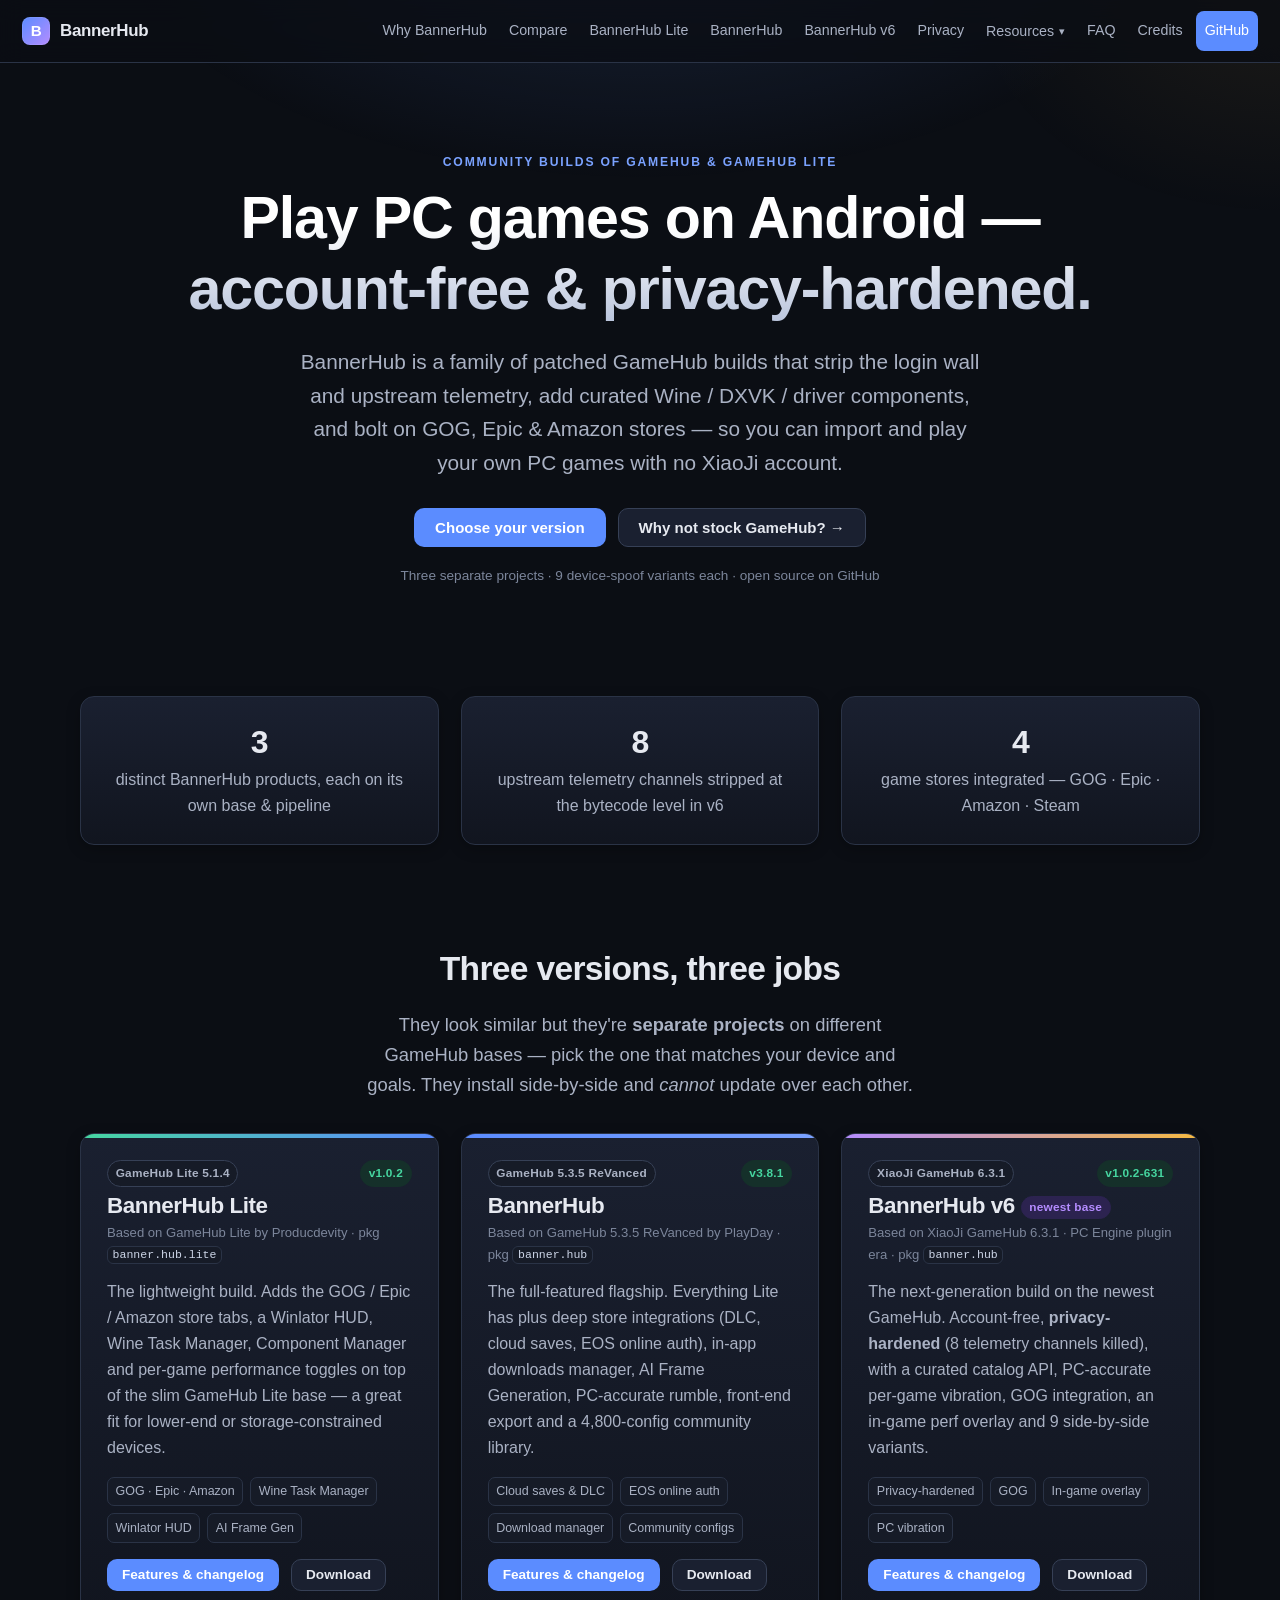
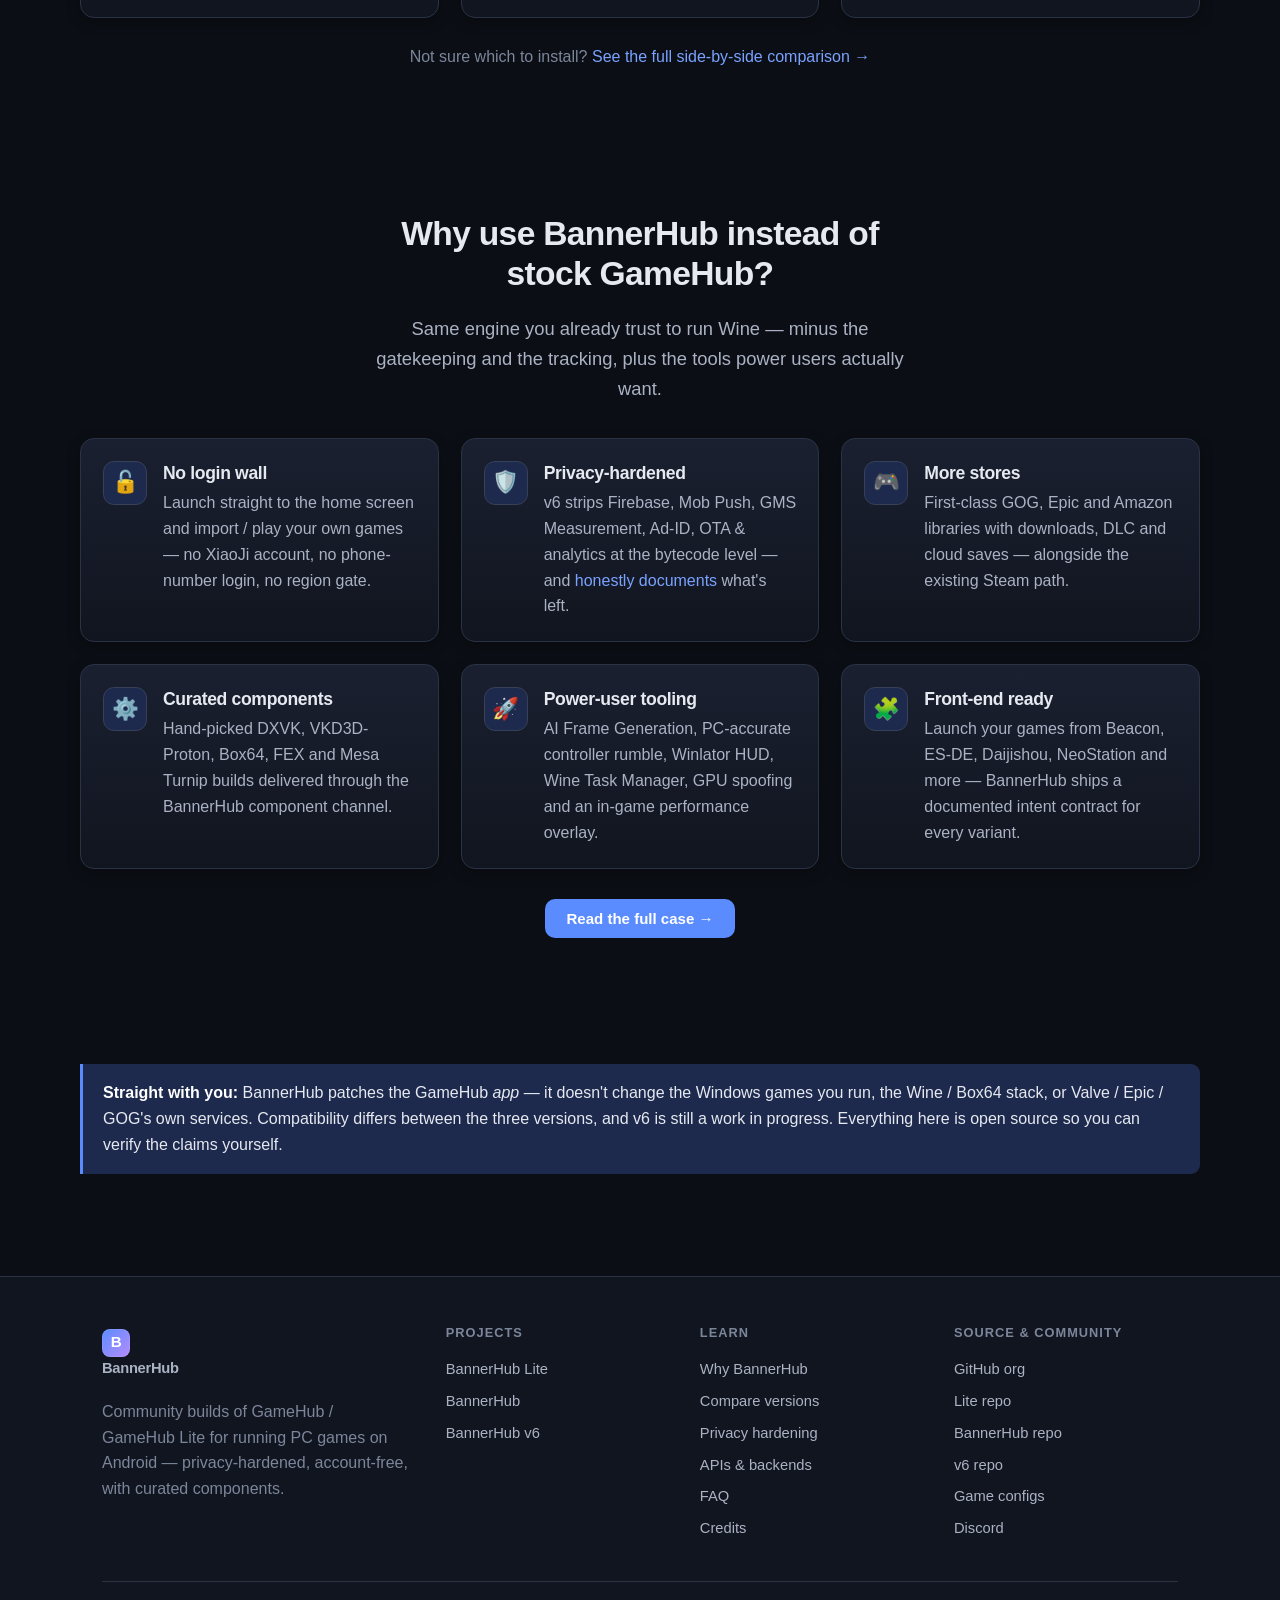
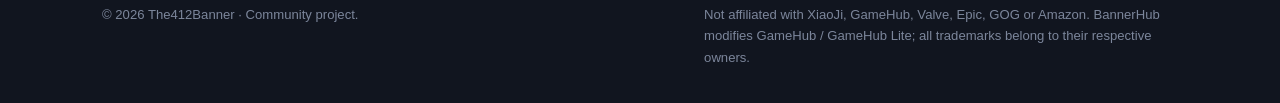
<file: index.html>
<!DOCTYPE html>
<html lang="en">
<head>
<meta charset="utf-8">
<meta name="viewport" content="width=device-width, initial-scale=1">
<title>BannerHub — Play PC games on Android, account-free & privacy-hardened</title>
<meta name="description" content="BannerHub is a family of community builds of GameHub and GameHub Lite for running PC games on Android — no login wall, privacy-hardened, with curated Wine/DXVK components and GOG/Epic/Amazon stores. Three versions: Lite, BannerHub, and v6.">
<link rel="preconnect" href="https://github.com">
<link rel="stylesheet" href="assets/css/style.css">
<link rel="icon" href="data:image/svg+xml,%3Csvg xmlns='http://www.w3.org/2000/svg' viewBox='0 0 32 32'%3E%3Crect width='32' height='32' rx='8' fill='%235b8cff'/%3E%3Ctext x='16' y='23' font-size='20' font-family='sans-serif' font-weight='900' fill='white' text-anchor='middle'%3EB%3C/text%3E%3C/svg%3E">
</head>
<body>

<header class="site-header">
  <div class="wrap nav">
    <a class="brand" href="index.html"><span class="logo">B</span> BannerHub</a>
    <button class="nav-toggle" aria-label="Toggle menu" aria-expanded="false">☰</button>
    <nav class="nav-links">
      <a href="why.html">Why BannerHub</a>
      <a href="compare.html">Compare</a>
      <a href="lite.html">BannerHub Lite</a>
      <a href="bannerhub.html">BannerHub</a>
      <a href="v6.html">BannerHub v6</a>
      <a href="v6-privacy.html">Privacy</a>
      <div class="nav-dd">
        <button class="nav-dd-toggle" type="button" aria-haspopup="true" aria-expanded="false">Resources <span class="car">▾</span></button>
        <div class="nav-dd-menu">
          <a href="apis.html">APIs</a>
          <a href="configs.html">Configs</a>
          <a href="https://the412banner.github.io/bannerhub-game-configs/" target="_blank" rel="noopener">Config Library ↗</a>
        </div>
      </div>
      <a href="faq.html">FAQ</a>
      <a href="credits.html">Credits</a>
      <a class="nav-cta" href="https://github.com/The412Banner" target="_blank" rel="noopener">GitHub</a>
    </nav>
  </div>
</header>

<main>

  <!-- HERO -->
  <section class="hero wrap">
    <p class="eyebrow">Community builds of GameHub &amp; GameHub Lite</p>
    <h1>Play PC games on Android —<br>account-free &amp; privacy-hardened.</h1>
    <p class="lead">BannerHub is a family of patched GameHub builds that strip the login wall and upstream telemetry, add curated Wine / DXVK / driver components, and bolt on GOG, Epic &amp; Amazon stores — so you can import and play your own PC games with no XiaoJi account.</p>
    <div class="btn-row">
      <a class="btn btn-primary" href="#versions">Choose your version</a>
      <a class="btn btn-ghost" href="why.html">Why not stock GameHub? →</a>
    </div>
    <p class="hero-note">Three separate projects · 9 device-spoof variants each · open source on GitHub</p>
  </section>

  <!-- QUICK STATS -->
  <section class="wrap section-tight">
    <div class="grid grid-3">
      <div class="card center fade-up"><h3 style="margin:0;font-size:2rem">3</h3><p style="margin:.3em 0 0">distinct BannerHub products, each on its own base &amp; pipeline</p></div>
      <div class="card center fade-up"><h3 style="margin:0;font-size:2rem">8</h3><p style="margin:.3em 0 0">upstream telemetry channels stripped at the bytecode level in v6</p></div>
      <div class="card center fade-up"><h3 style="margin:0;font-size:2rem">4</h3><p style="margin:.3em 0 0">game stores integrated — GOG · Epic · Amazon · Steam</p></div>
    </div>
  </section>

  <!-- VERSIONS -->
  <section class="section wrap" id="versions">
    <div class="sec-head center">
      <h2>Three versions, three jobs</h2>
      <p class="lead" style="margin:0 auto">They look similar but they're <strong>separate projects</strong> on different GameHub bases — pick the one that matches your device and goals. They install side-by-side and <em>cannot</em> update over each other.</p>
    </div>

    <div class="grid grid-3">

      <!-- LITE -->
      <div class="card product-card fade-up" style="--accentline:linear-gradient(90deg,#46d6a0,#5b8cff)">
        <div class="pc-top">
          <span class="badge">GameHub Lite 5.1.4</span>
          <span class="badge ver" data-auto="ver:lite">v1.0.2</span>
        </div>
        <h3>BannerHub Lite</h3>
        <p class="pc-base">Based on GameHub Lite by Producdevity · pkg <code>banner.hub.lite</code></p>
        <p class="pc-desc">The lightweight build. Adds the GOG / Epic / Amazon store tabs, a Winlator HUD, Wine Task Manager, Component Manager and per-game performance toggles on top of the slim GameHub Lite base — a great fit for lower-end or storage-constrained devices.</p>
        <div class="chips" style="margin-bottom:16px">
          <span class="chip">GOG · Epic · Amazon</span><span class="chip">Wine Task Manager</span><span class="chip">Winlator HUD</span><span class="chip">AI Frame Gen</span>
        </div>
        <div class="btn-row">
          <a class="btn btn-primary btn-sm" href="lite.html">Features &amp; changelog</a>
          <a class="btn btn-ghost btn-sm" href="https://github.com/The412Banner/Bannerhub-Lite/releases/latest" target="_blank" rel="noopener">Download</a>
        </div>
      </div>

      <!-- BANNERHUB -->
      <div class="card product-card fade-up" style="--accentline:linear-gradient(90deg,#5b8cff,#7aa2ff)">
        <div class="pc-top">
          <span class="badge">GameHub 5.3.5 ReVanced</span>
          <span class="badge ver" data-auto="ver:full">v3.8.1</span>
        </div>
        <h3>BannerHub</h3>
        <p class="pc-base">Based on GameHub 5.3.5 ReVanced by PlayDay · pkg <code>banner.hub</code></p>
        <p class="pc-desc">The full-featured flagship. Everything Lite has plus deep store integrations (DLC, cloud saves, EOS online auth), in-app downloads manager, AI Frame Generation, PC-accurate rumble, front-end export and a 4,800-config community library.</p>
        <div class="chips" style="margin-bottom:16px">
          <span class="chip">Cloud saves &amp; DLC</span><span class="chip">EOS online auth</span><span class="chip">Download manager</span><span class="chip">Community configs</span>
        </div>
        <div class="btn-row">
          <a class="btn btn-primary btn-sm" href="bannerhub.html">Features &amp; changelog</a>
          <a class="btn btn-ghost btn-sm" href="https://github.com/The412Banner/BannerHub/releases/latest" target="_blank" rel="noopener">Download</a>
        </div>
      </div>

      <!-- V6 -->
      <div class="card product-card fade-up" style="--accentline:linear-gradient(90deg,#b48cff,#f5b942)">
        <div class="pc-top">
          <span class="badge">XiaoJi GameHub 6.3.1</span>
          <span class="badge ver" data-auto="ver:v6">v1.0.2-631</span>
        </div>
        <h3>BannerHub v6 <span class="badge purple" style="vertical-align:middle">newest base</span></h3>
        <p class="pc-base">Based on XiaoJi GameHub 6.3.1 · PC Engine plugin era · pkg <code>banner.hub</code></p>
        <p class="pc-desc">The next-generation build on the newest GameHub. Account-free, <strong>privacy-hardened</strong> (8 telemetry channels killed), with a curated catalog API, PC-accurate per-game vibration, GOG integration, an in-game perf overlay and 9 side-by-side variants.</p>
        <div class="chips" style="margin-bottom:16px">
          <span class="chip">Privacy-hardened</span><span class="chip">GOG</span><span class="chip">In-game overlay</span><span class="chip">PC vibration</span>
        </div>
        <div class="btn-row">
          <a class="btn btn-primary btn-sm" href="v6.html">Features &amp; changelog</a>
          <a class="btn btn-ghost btn-sm" href="https://github.com/The412Banner/bannerhub-revanced/releases/latest" target="_blank" rel="noopener">Download</a>
        </div>
      </div>

    </div>

    <p class="center muted" style="margin-top:26px">Not sure which to install? <a href="compare.html">See the full side-by-side comparison →</a></p>
  </section>

  <!-- WHY TEASER -->
  <section class="section wrap">
    <div class="sec-head center">
      <h2>Why use BannerHub instead of stock GameHub?</h2>
      <p class="lead" style="margin:0 auto">Same engine you already trust to run Wine — minus the gatekeeping and the tracking, plus the tools power users actually want.</p>
    </div>
    <div class="grid grid-3">
      <div class="tile card feature fade-up"><div class="ic">🔓</div><div><h3>No login wall</h3><p>Launch straight to the home screen and import / play your own games — no XiaoJi account, no phone-number login, no region gate.</p></div></div>
      <div class="tile card feature fade-up"><div class="ic">🛡️</div><div><h3>Privacy-hardened</h3><p>v6 strips Firebase, Mob Push, GMS Measurement, Ad-ID, OTA &amp; analytics at the bytecode level — and <a href="v6-privacy.html">honestly documents</a> what's left.</p></div></div>
      <div class="tile card feature fade-up"><div class="ic">🎮</div><div><h3>More stores</h3><p>First-class GOG, Epic and Amazon libraries with downloads, DLC and cloud saves — alongside the existing Steam path.</p></div></div>
      <div class="tile card feature fade-up"><div class="ic">⚙️</div><div><h3>Curated components</h3><p>Hand-picked DXVK, VKD3D-Proton, Box64, FEX and Mesa Turnip builds delivered through the BannerHub component channel.</p></div></div>
      <div class="tile card feature fade-up"><div class="ic">🚀</div><div><h3>Power-user tooling</h3><p>AI Frame Generation, PC-accurate controller rumble, Winlator HUD, Wine Task Manager, GPU spoofing and an in-game performance overlay.</p></div></div>
      <div class="tile card feature fade-up"><div class="ic">🧩</div><div><h3>Front-end ready</h3><p>Launch your games from Beacon, ES-DE, Daijishou, NeoStation and more — BannerHub ships a documented intent contract for every variant.</p></div></div>
    </div>
    <div class="center" style="margin-top:30px"><a class="btn btn-primary" href="why.html">Read the full case →</a></div>
  </section>

  <!-- HONEST NOTE -->
  <section class="wrap section-tight">
    <div class="note">
      <p><strong>Straight with you:</strong> BannerHub patches the GameHub <em>app</em> — it doesn't change the Windows games you run, the Wine / Box64 stack, or Valve / Epic / GOG's own services. Compatibility differs between the three versions, and v6 is still a work in progress. Everything here is open source so you can verify the claims yourself.</p>
    </div>
  </section>

</main>

<footer class="site-footer">
  <div class="wrap">
    <div class="foot-grid">
      <div>
        <a class="brand" href="index.html"><span class="logo">B</span> BannerHub</a>
        <p class="foot-disc muted" style="margin-top:14px">Community builds of GameHub / GameHub&nbsp;Lite for running PC games on Android — privacy-hardened, account-free, with curated components.</p>
      </div>
      <div>
        <h4>Projects</h4>
        <a href="lite.html">BannerHub Lite</a>
        <a href="bannerhub.html">BannerHub</a>
        <a href="v6.html">BannerHub v6</a>
      </div>
      <div>
        <h4>Learn</h4>
        <a href="why.html">Why BannerHub</a>
        <a href="compare.html">Compare versions</a>
        <a href="v6-privacy.html">Privacy hardening</a>
        <a href="apis.html">APIs &amp; backends</a>
        <a href="faq.html">FAQ</a>
        <a href="credits.html">Credits</a>
      </div>
      <div>
        <h4>Source &amp; community</h4>
        <a href="https://github.com/The412Banner" target="_blank" rel="noopener">GitHub org</a>
        <a href="https://github.com/The412Banner/Bannerhub-Lite" target="_blank" rel="noopener">Lite repo</a>
        <a href="https://github.com/The412Banner/BannerHub" target="_blank" rel="noopener">BannerHub repo</a>
        <a href="https://github.com/The412Banner/bannerhub-revanced" target="_blank" rel="noopener">v6 repo</a>
        <a href="configs.html">Game configs</a>
        <a href="https://discord.gg/n8S4G2WZQ4" target="_blank" rel="noopener">Discord</a>
      </div>
    </div>
    <div class="foot-bottom">
      <span>© <span id="year">2026</span> The412Banner · Community project.</span>
      <span class="foot-disc">Not affiliated with XiaoJi, GameHub, Valve, Epic, GOG or Amazon. BannerHub modifies GameHub / GameHub&nbsp;Lite; all trademarks belong to their respective owners.</span>
    </div>
  </div>
</footer>

<script src="assets/js/main.js"></script>
</body>
</html>
</file>
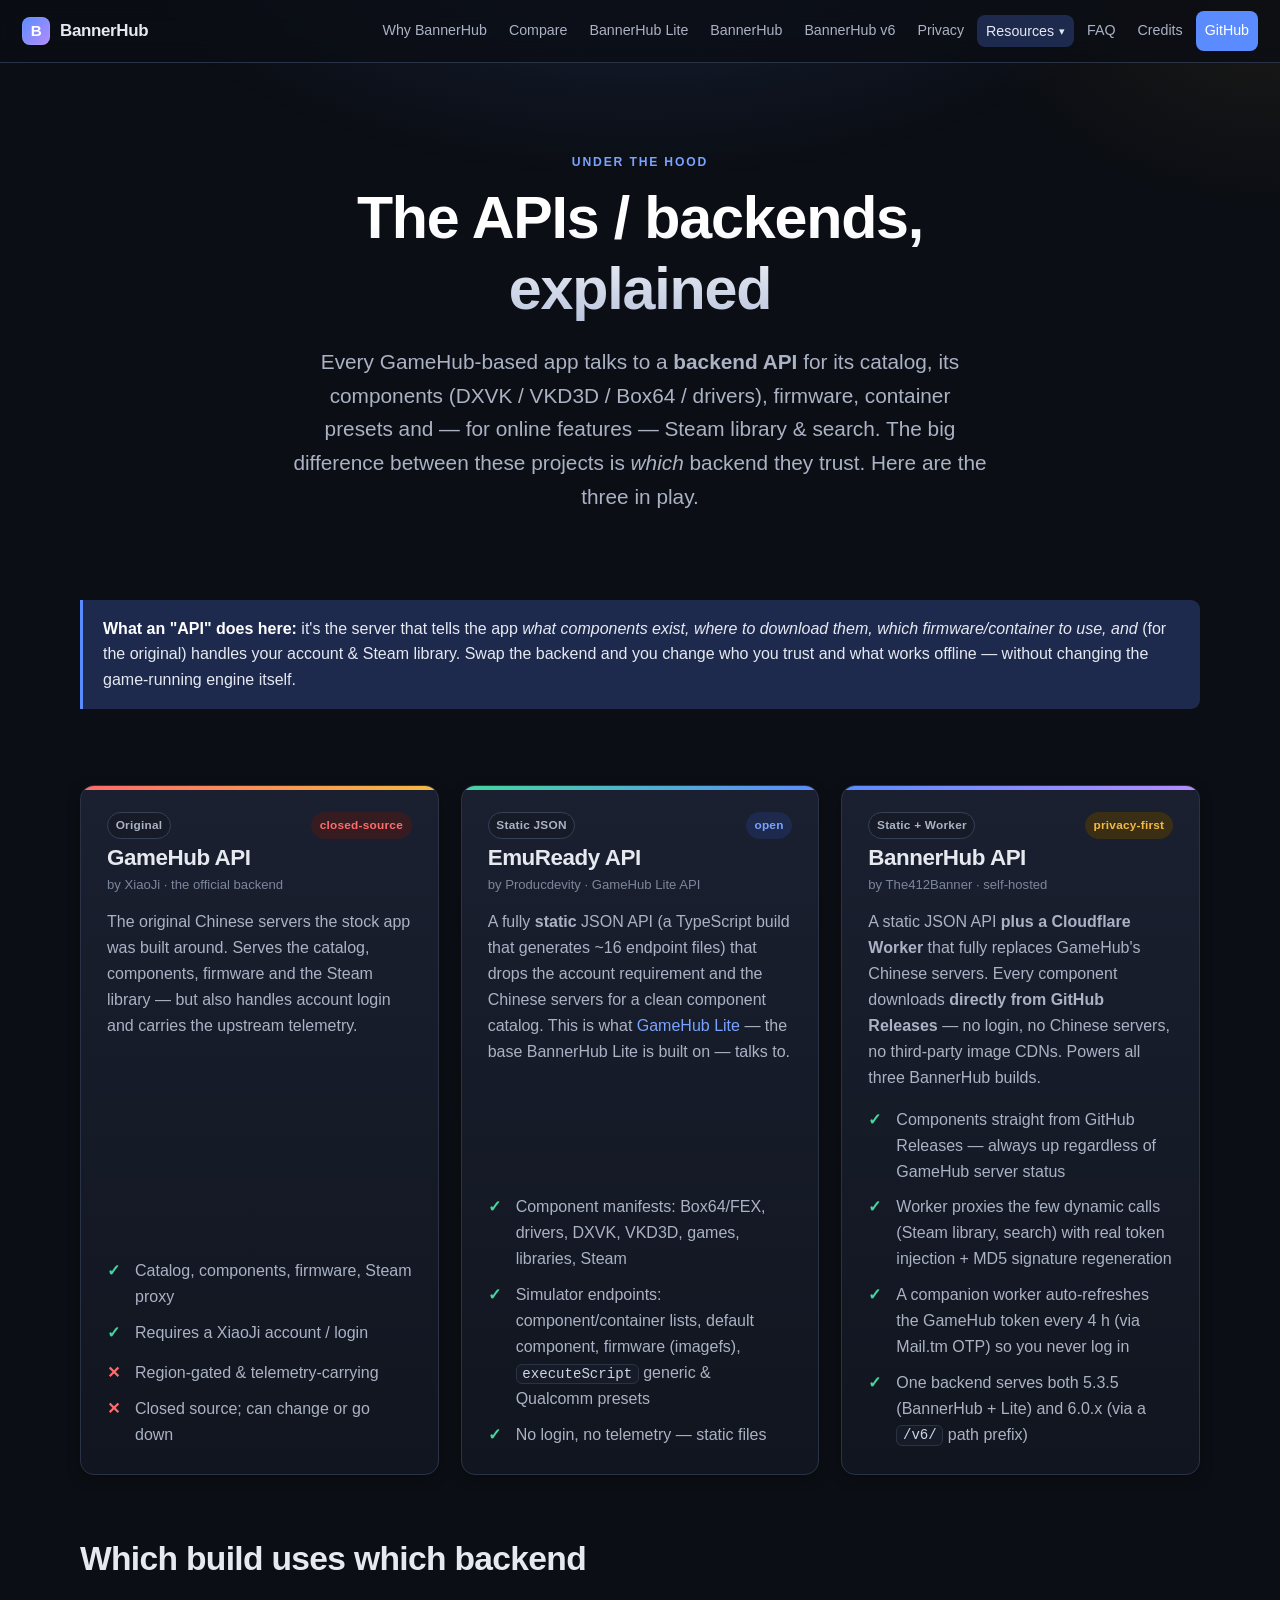
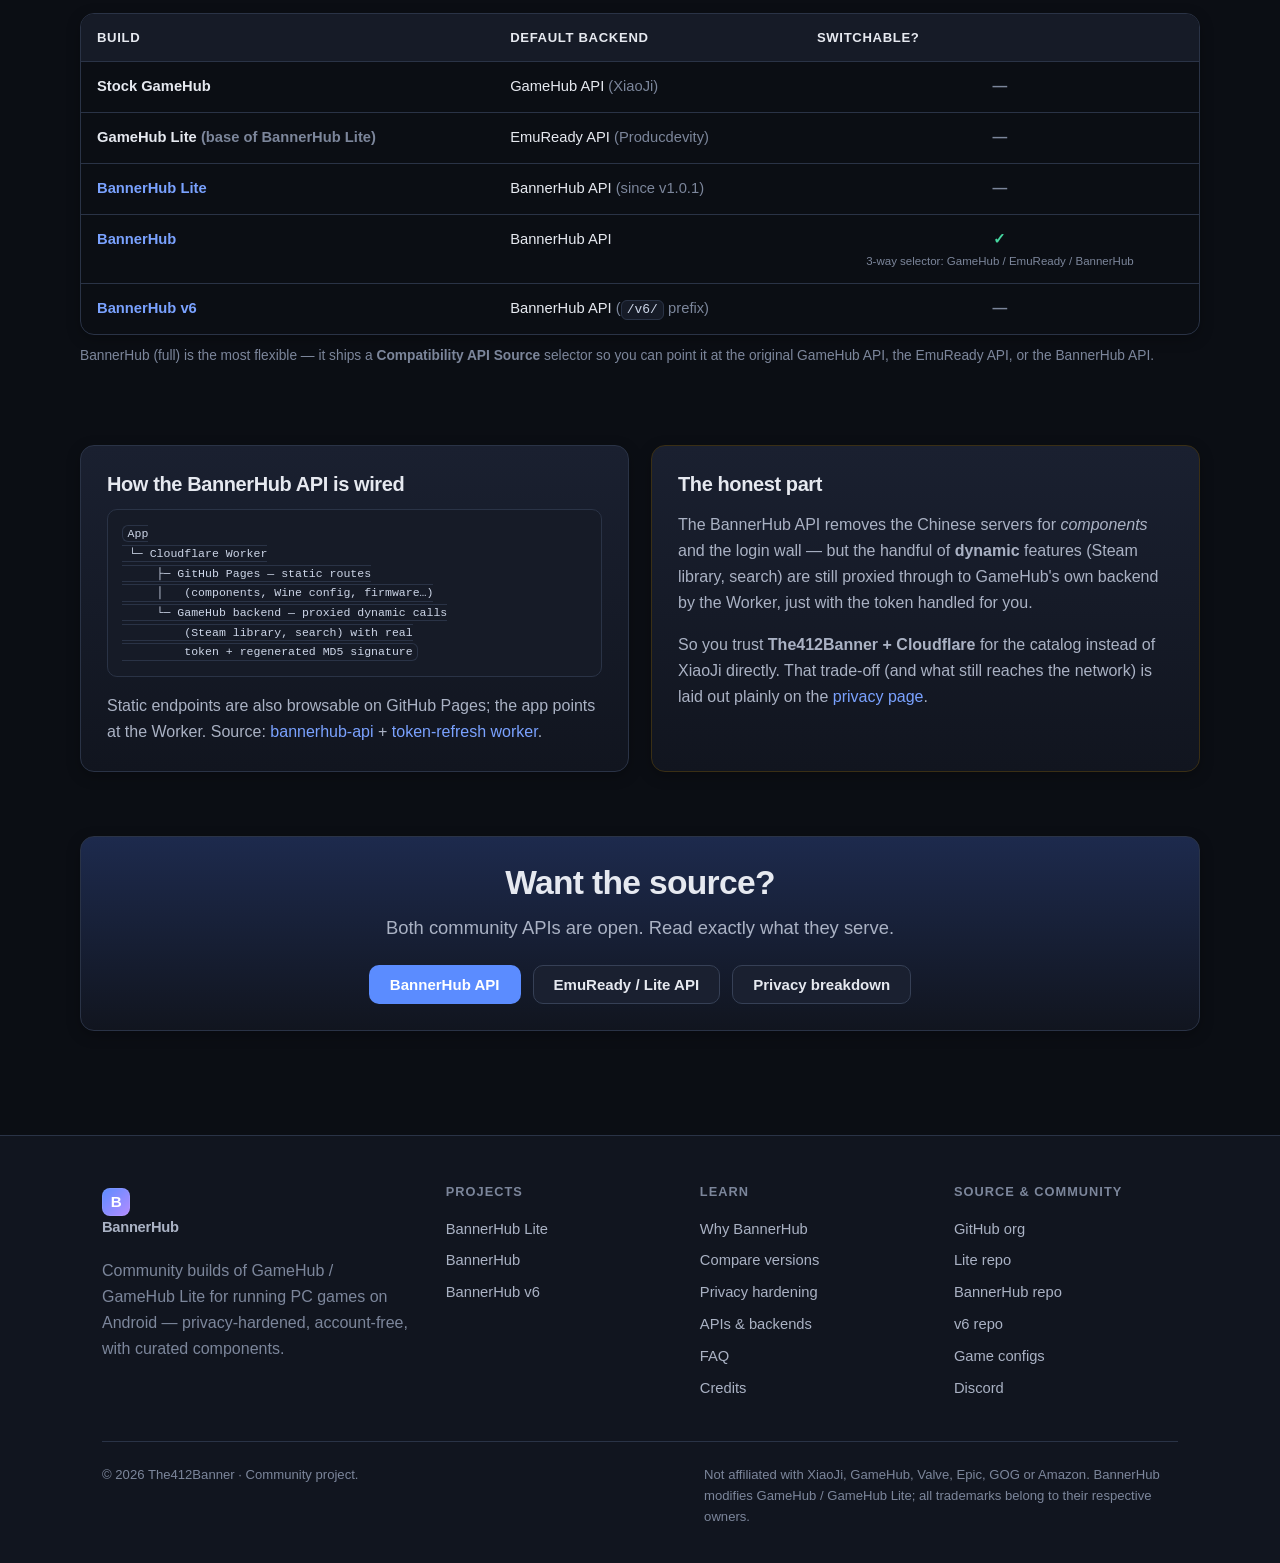
<file: apis.html>
<!DOCTYPE html>
<html lang="en">
<head>
<meta charset="utf-8">
<meta name="viewport" content="width=device-width, initial-scale=1">
<title>The APIs / backends explained — BannerHub</title>
<meta name="description" content="What the three GameHub backends are and what each offers — the original GameHub API (XiaoJi), the EmuReady / GameHub Lite API (Producdevity), and the self-hosted privacy-respecting BannerHub API — plus which build uses which.">
<link rel="stylesheet" href="assets/css/style.css">
<link rel="icon" href="data:image/svg+xml,%3Csvg xmlns='http://www.w3.org/2000/svg' viewBox='0 0 32 32'%3E%3Crect width='32' height='32' rx='8' fill='%235b8cff'/%3E%3Ctext x='16' y='23' font-size='20' font-family='sans-serif' font-weight='900' fill='white' text-anchor='middle'%3EB%3C/text%3E%3C/svg%3E">
</head>
<body>

<header class="site-header">
  <div class="wrap nav">
    <a class="brand" href="index.html"><span class="logo">B</span> BannerHub</a>
    <button class="nav-toggle" aria-label="Toggle menu" aria-expanded="false">☰</button>
    <nav class="nav-links">
      <a href="why.html">Why BannerHub</a>
      <a href="compare.html">Compare</a>
      <a href="lite.html">BannerHub Lite</a>
      <a href="bannerhub.html">BannerHub</a>
      <a href="v6.html">BannerHub v6</a>
      <a href="v6-privacy.html">Privacy</a>
      <div class="nav-dd">
        <button class="nav-dd-toggle" type="button" aria-haspopup="true" aria-expanded="false">Resources <span class="car">▾</span></button>
        <div class="nav-dd-menu">
          <a href="apis.html">APIs</a>
          <a href="configs.html">Configs</a>
          <a href="https://the412banner.github.io/bannerhub-game-configs/" target="_blank" rel="noopener">Config Library ↗</a>
        </div>
      </div>
      <a href="faq.html">FAQ</a>
      <a href="credits.html">Credits</a>
      <a class="nav-cta" href="https://github.com/The412Banner" target="_blank" rel="noopener">GitHub</a>
    </nav>
  </div>
</header>

<main>
  <section class="hero wrap" style="padding-bottom:24px">
    <p class="eyebrow">Under the hood</p>
    <h1>The APIs / backends,<br>explained</h1>
    <p class="lead" style="margin:0 auto">Every GameHub-based app talks to a <strong>backend API</strong> for its catalog, its components (DXVK / VKD3D / Box64 / drivers), firmware, container presets and — for online features — Steam library &amp; search. The big difference between these projects is <em>which</em> backend they trust. Here are the three in play.</p>
  </section>

  <section class="wrap section-tight">
    <div class="note">
      <p><strong>What an "API" does here:</strong> it's the server that tells the app <em>what components exist, where to download them, which firmware/container to use, and</em> (for the original) handles your account &amp; Steam library. Swap the backend and you change who you trust and what works offline — without changing the game-running engine itself.</p>
    </div>
  </section>

  <!-- THREE APIS -->
  <section class="section wrap" style="padding-top:14px">
    <div class="grid grid-3">

      <!-- GAMEHUB API -->
      <div class="card product-card fade-up" style="--accentline:linear-gradient(90deg,#ff6b6b,#f5b942)">
        <div class="pc-top"><span class="badge">Original</span><span class="badge" style="color:var(--red);border-color:var(--red-dim);background:var(--red-dim)">closed-source</span></div>
        <h3>GameHub API</h3>
        <p class="pc-base">by XiaoJi · the official backend</p>
        <p class="pc-desc">The original Chinese servers the stock app was built around. Serves the catalog, components, firmware and the Steam library — but also handles account login and carries the upstream telemetry.</p>
        <ul class="flist" style="margin-bottom:14px">
          <li>Catalog, components, firmware, Steam proxy</li>
          <li>Requires a XiaoJi account / login</li>
        </ul>
        <ul class="flist kill" style="margin-bottom:0">
          <li>Region-gated &amp; telemetry-carrying</li>
          <li>Closed source; can change or go down</li>
        </ul>
      </div>

      <!-- EMUREADY API -->
      <div class="card product-card fade-up" style="--accentline:linear-gradient(90deg,#46d6a0,#5b8cff)">
        <div class="pc-top"><span class="badge">Static JSON</span><span class="badge blue">open</span></div>
        <h3>EmuReady API</h3>
        <p class="pc-base">by Producdevity · GameHub&nbsp;Lite API</p>
        <p class="pc-desc">A fully <b>static</b> JSON API (a TypeScript build that generates ~16 endpoint files) that drops the account requirement and the Chinese servers for a clean component catalog. This is what <a href="lite.html">GameHub&nbsp;Lite</a> — the base BannerHub Lite is built on — talks to.</p>
        <ul class="flist" style="margin-bottom:0">
          <li>Component manifests: Box64/FEX, drivers, DXVK, VKD3D, games, libraries, Steam</li>
          <li>Simulator endpoints: component/container lists, default component, firmware (imagefs), <code>executeScript</code> generic &amp; Qualcomm presets</li>
          <li>No login, no telemetry — static files</li>
        </ul>
      </div>

      <!-- BANNERHUB API -->
      <div class="card product-card fade-up" style="--accentline:linear-gradient(90deg,#5b8cff,#b48cff)">
        <div class="pc-top"><span class="badge">Static + Worker</span><span class="badge amber">privacy-first</span></div>
        <h3>BannerHub API</h3>
        <p class="pc-base">by The412Banner · self-hosted</p>
        <p class="pc-desc">A static JSON API <b>plus a Cloudflare Worker</b> that fully replaces GameHub's Chinese servers. Every component downloads <b>directly from GitHub Releases</b> — no login, no Chinese servers, no third-party image CDNs. Powers all three BannerHub builds.</p>
        <ul class="flist" style="margin-bottom:0">
          <li>Components straight from GitHub Releases — always up regardless of GameHub server status</li>
          <li>Worker proxies the few dynamic calls (Steam library, search) with real token injection + MD5 signature regeneration</li>
          <li>A companion worker auto-refreshes the GameHub token every 4 h (via Mail.tm OTP) so you never log in</li>
          <li>One backend serves both 5.3.5 (BannerHub + Lite) and 6.0.x (via a <code>/v6/</code> path prefix)</li>
        </ul>
      </div>

    </div>
  </section>

  <!-- WHICH BUILD USES WHICH -->
  <section class="section wrap" style="padding-top:0">
    <div class="sec-head"><h2 class="fade-up">Which build uses which backend</h2></div>
    <div class="table-scroll fade-up">
      <table>
        <thead><tr><th>Build</th><th>Default backend</th><th>Switchable?</th></tr></thead>
        <tbody>
          <tr><td class="feat">Stock GameHub</td><td>GameHub API <span class="muted">(XiaoJi)</span></td><td class="cmp n">—</td></tr>
          <tr><td class="feat">GameHub Lite <span class="muted">(base of BannerHub Lite)</span></td><td>EmuReady API <span class="muted">(Producdevity)</span></td><td class="cmp n">—</td></tr>
          <tr><td class="feat"><a href="lite.html">BannerHub Lite</a></td><td>BannerHub API <span class="muted">(since v1.0.1)</span></td><td class="cmp n">—</td></tr>
          <tr><td class="feat"><a href="bannerhub.html">BannerHub</a></td><td>BannerHub API</td><td class="cmp y">✓ <small>3-way selector: GameHub / EmuReady / BannerHub</small></td></tr>
          <tr><td class="feat"><a href="v6.html">BannerHub v6</a></td><td>BannerHub API <span class="muted">(<code>/v6/</code> prefix)</span></td><td class="cmp n">—</td></tr>
        </tbody>
      </table>
    </div>
    <p class="muted" style="margin-top:10px;font-size:.86rem">BannerHub (full) is the most flexible — it ships a <b>Compatibility API Source</b> selector so you can point it at the original GameHub API, the EmuReady API, or the BannerHub API.</p>
  </section>

  <!-- ARCHITECTURE / HONEST -->
  <section class="section wrap" style="padding-top:0">
    <div class="grid grid-2">
      <div class="card fade-up">
        <h3 style="margin-top:0">How the BannerHub API is wired</h3>
        <pre style="background:var(--bg-3);border:1px solid var(--border);border-radius:10px;padding:14px;overflow:auto;font-size:.82rem;color:#cdd6e8;line-height:1.5"><code>App
 └─ Cloudflare Worker
     ├─ GitHub Pages — static routes
     │   (components, Wine config, firmware…)
     └─ GameHub backend — proxied dynamic calls
         (Steam library, search) with real
         token + regenerated MD5 signature</code></pre>
        <p style="margin-bottom:0">Static endpoints are also browsable on GitHub Pages; the app points at the Worker. Source: <a href="https://github.com/The412Banner/bannerhub-api" target="_blank" rel="noopener">bannerhub-api</a> + <a href="https://github.com/The412Banner/bannerhub-api-token-refresh" target="_blank" rel="noopener">token-refresh worker</a>.</p>
      </div>
      <div class="card fade-up" style="border-color:var(--accent-dim)">
        <h3 style="margin-top:0">The honest part</h3>
        <p>The BannerHub API removes the Chinese servers for <em>components</em> and the login wall — but the handful of <b>dynamic</b> features (Steam library, search) are still proxied through to GameHub's own backend by the Worker, just with the token handled for you.</p>
        <p style="margin-bottom:0">So you trust <b>The412Banner + Cloudflare</b> for the catalog instead of XiaoJi directly. That trade-off (and what still reaches the network) is laid out plainly on the <a href="v6-privacy.html">privacy page</a>.</p>
      </div>
    </div>
  </section>

  <section class="wrap section" style="padding-top:0">
    <div class="card center fade-up" style="background:linear-gradient(180deg,var(--primary-dim),var(--bg-2))">
      <h2 style="margin-bottom:.3em">Want the source?</h2>
      <p class="lead" style="margin:0 auto 22px">Both community APIs are open. Read exactly what they serve.</p>
      <div class="btn-row" style="justify-content:center">
        <a class="btn btn-primary" href="https://github.com/The412Banner/bannerhub-api" target="_blank" rel="noopener">BannerHub API</a>
        <a class="btn btn-ghost" href="https://github.com/Producdevity/gamehub-lite-api" target="_blank" rel="noopener">EmuReady / Lite API</a>
        <a class="btn btn-ghost" href="v6-privacy.html">Privacy breakdown</a>
      </div>
    </div>
  </section>

</main>

<footer class="site-footer">
  <div class="wrap">
    <div class="foot-grid">
      <div>
        <a class="brand" href="index.html"><span class="logo">B</span> BannerHub</a>
        <p class="foot-disc muted" style="margin-top:14px">Community builds of GameHub / GameHub&nbsp;Lite for running PC games on Android — privacy-hardened, account-free, with curated components.</p>
      </div>
      <div><h4>Projects</h4><a href="lite.html">BannerHub Lite</a><a href="bannerhub.html">BannerHub</a><a href="v6.html">BannerHub v6</a></div>
      <div><h4>Learn</h4><a href="why.html">Why BannerHub</a><a href="compare.html">Compare versions</a><a href="v6-privacy.html">Privacy hardening</a><a href="apis.html">APIs &amp; backends</a><a href="faq.html">FAQ</a><a href="credits.html">Credits</a></div>
      <div><h4>Source &amp; community</h4><a href="https://github.com/The412Banner" target="_blank" rel="noopener">GitHub org</a><a href="https://github.com/The412Banner/Bannerhub-Lite" target="_blank" rel="noopener">Lite repo</a><a href="https://github.com/The412Banner/BannerHub" target="_blank" rel="noopener">BannerHub repo</a><a href="https://github.com/The412Banner/bannerhub-revanced" target="_blank" rel="noopener">v6 repo</a><a href="configs.html">Game configs</a><a href="https://discord.gg/n8S4G2WZQ4" target="_blank" rel="noopener">Discord</a></div>
    </div>
    <div class="foot-bottom">
      <span>© <span id="year">2026</span> The412Banner · Community project.</span>
      <span class="foot-disc">Not affiliated with XiaoJi, GameHub, Valve, Epic, GOG or Amazon. BannerHub modifies GameHub / GameHub&nbsp;Lite; all trademarks belong to their respective owners.</span>
    </div>
  </div>
</footer>

<script src="assets/js/main.js"></script>
</body>
</html>
</file>
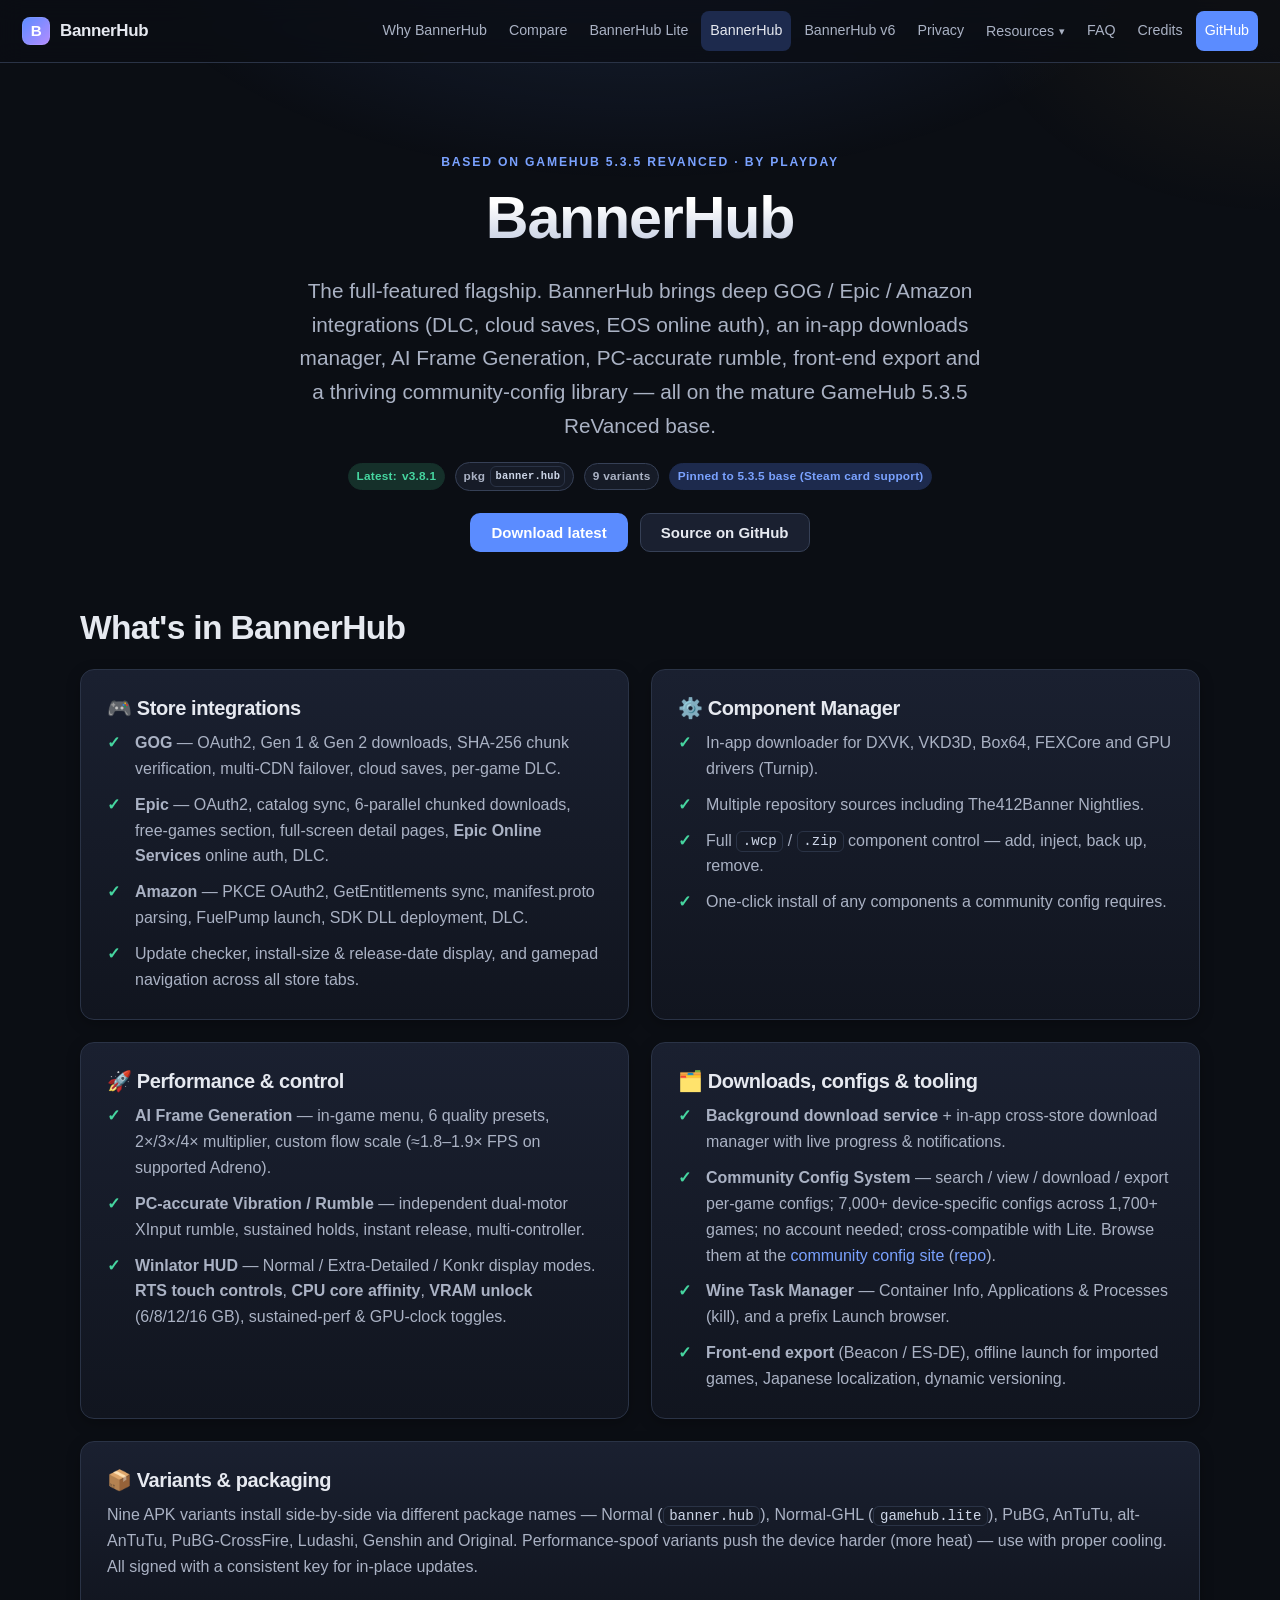
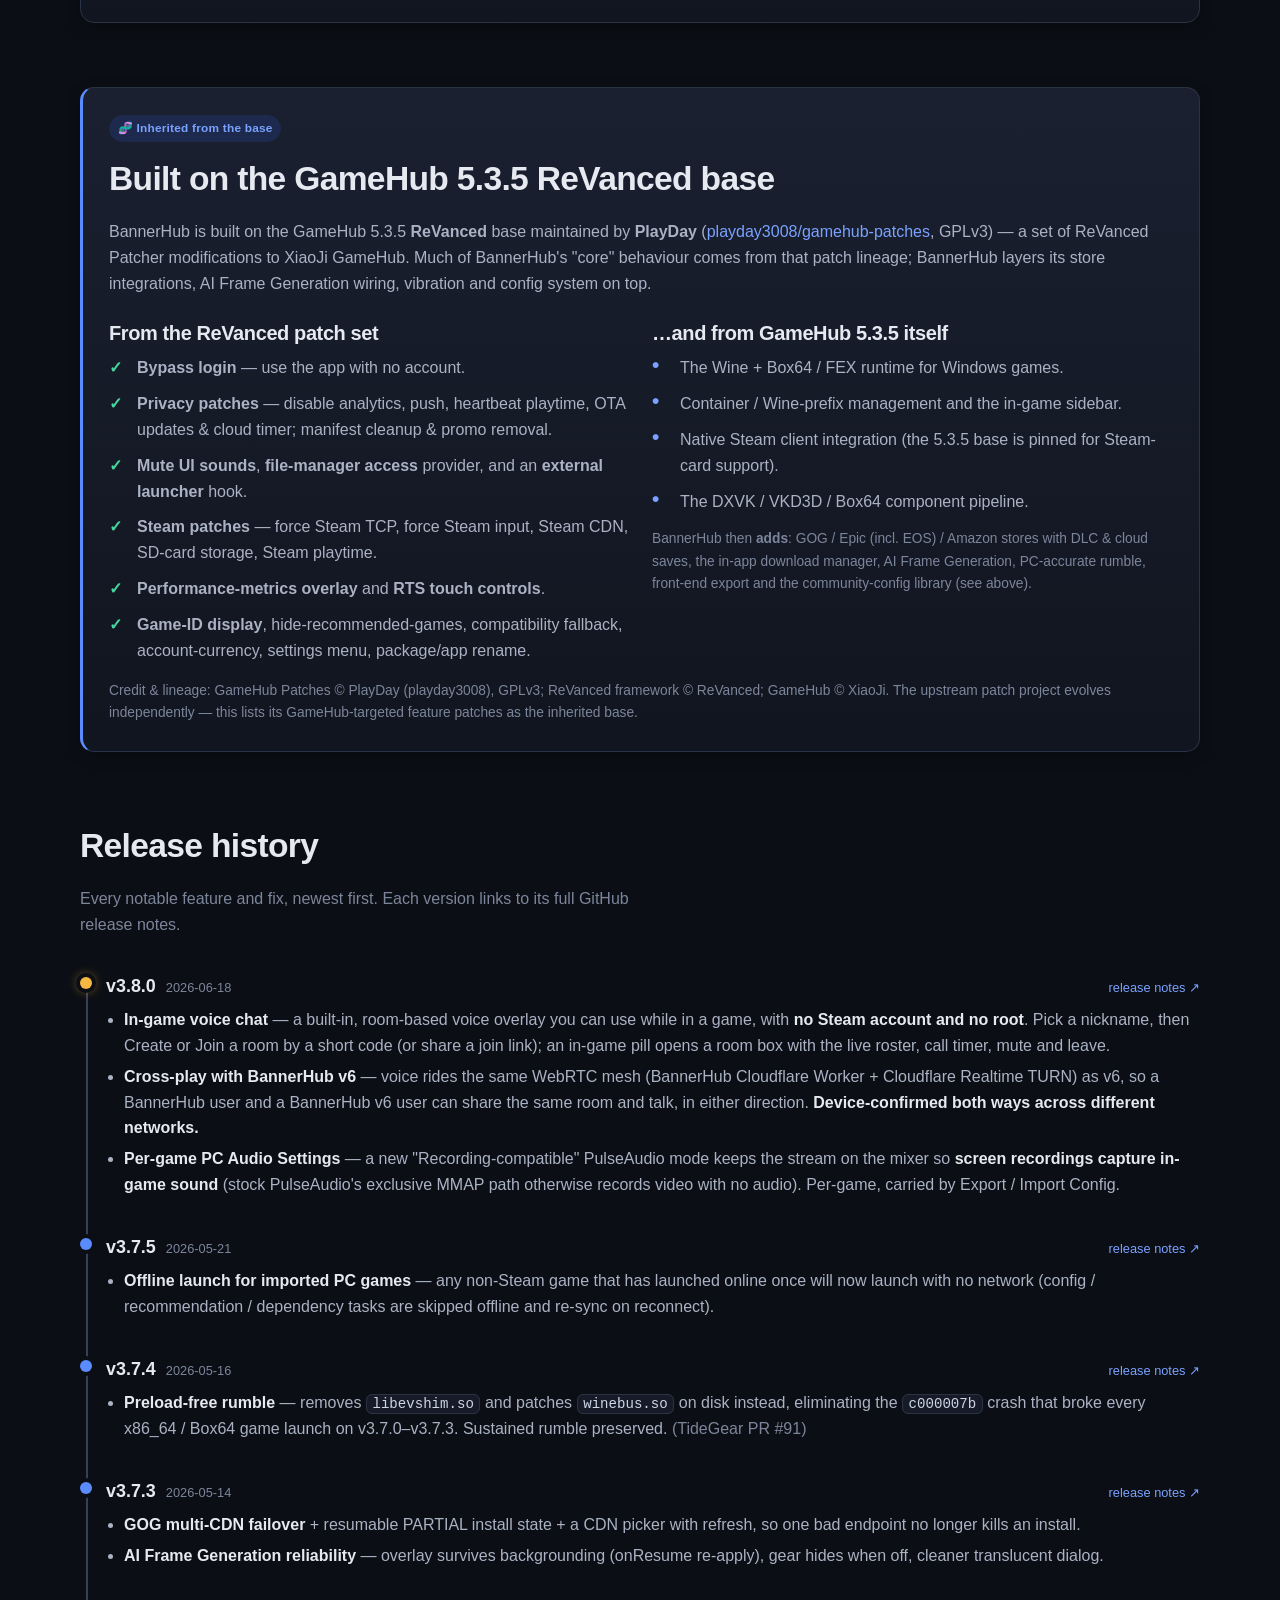
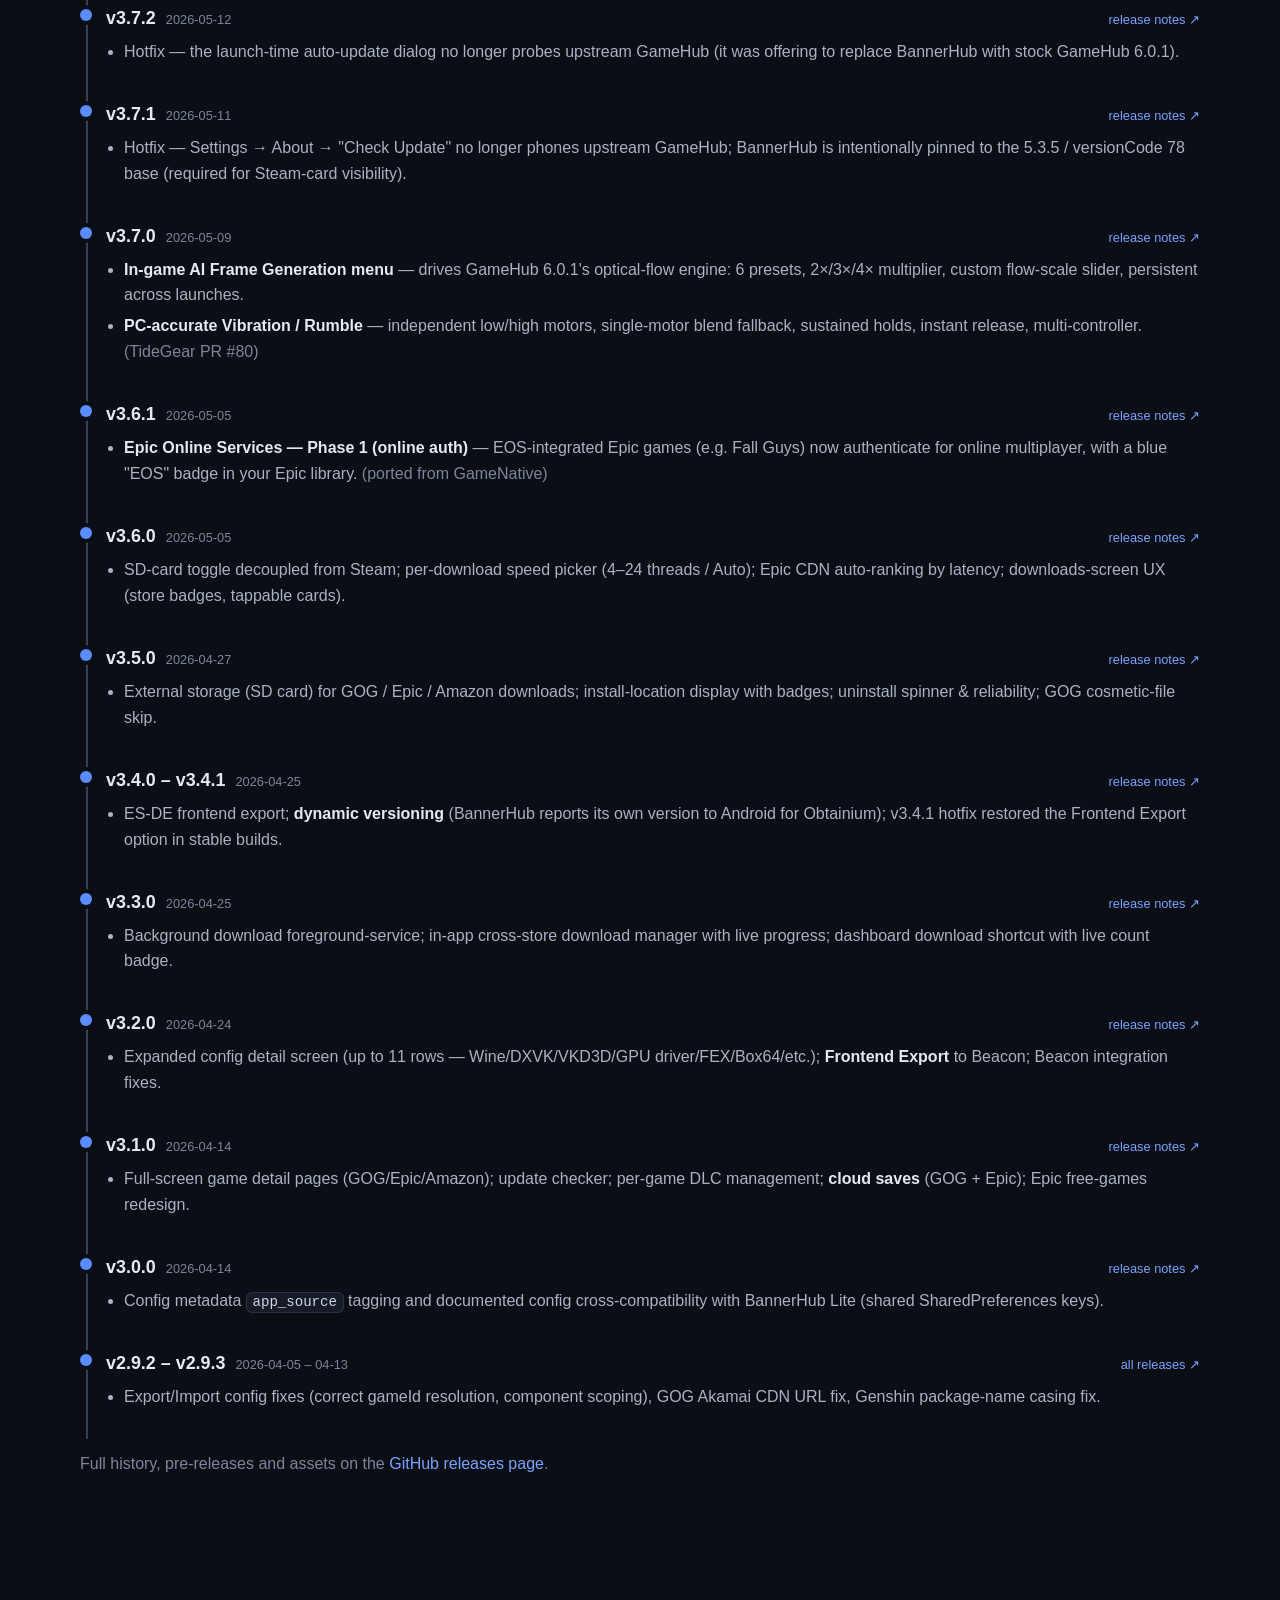
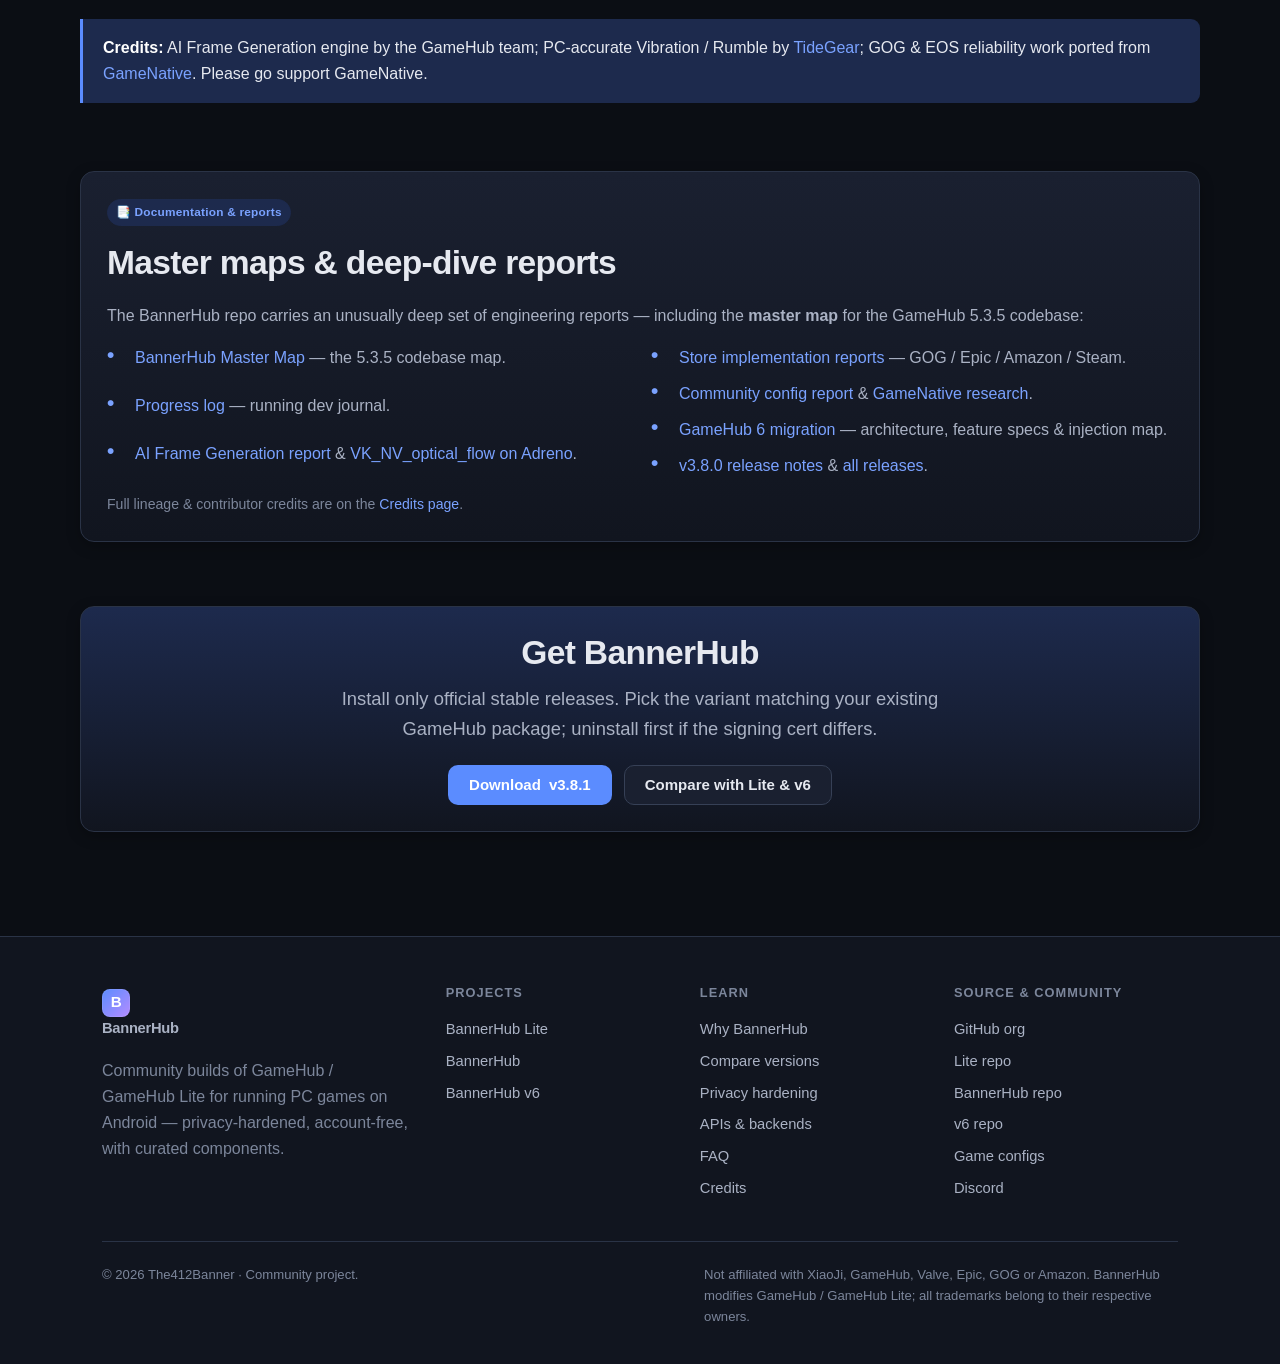
<file: bannerhub.html>
<!DOCTYPE html>
<html lang="en">
<head>
<meta charset="utf-8">
<meta name="viewport" content="width=device-width, initial-scale=1">
<title>BannerHub — features &amp; changelog</title>
<meta name="description" content="BannerHub — the full-featured flagship based on GameHub 5.3.5 ReVanced. GOG/Epic/Amazon stores with DLC, cloud saves and EOS auth, AI Frame Generation, PC-accurate rumble, download manager, front-end export and a 7,000+ config community library. Full feature list and per-release changelog.">
<link rel="stylesheet" href="assets/css/style.css">
<link rel="icon" href="data:image/svg+xml,%3Csvg xmlns='http://www.w3.org/2000/svg' viewBox='0 0 32 32'%3E%3Crect width='32' height='32' rx='8' fill='%235b8cff'/%3E%3Ctext x='16' y='23' font-size='20' font-family='sans-serif' font-weight='900' fill='white' text-anchor='middle'%3EB%3C/text%3E%3C/svg%3E">
</head>
<body>

<header class="site-header">
  <div class="wrap nav">
    <a class="brand" href="index.html"><span class="logo">B</span> BannerHub</a>
    <button class="nav-toggle" aria-label="Toggle menu" aria-expanded="false">☰</button>
    <nav class="nav-links">
      <a href="why.html">Why BannerHub</a>
      <a href="compare.html">Compare</a>
      <a href="lite.html">BannerHub Lite</a>
      <a href="bannerhub.html">BannerHub</a>
      <a href="v6.html">BannerHub v6</a>
      <a href="v6-privacy.html">Privacy</a>
      <div class="nav-dd">
        <button class="nav-dd-toggle" type="button" aria-haspopup="true" aria-expanded="false">Resources <span class="car">▾</span></button>
        <div class="nav-dd-menu">
          <a href="apis.html">APIs</a>
          <a href="configs.html">Configs</a>
          <a href="https://the412banner.github.io/bannerhub-game-configs/" target="_blank" rel="noopener">Config Library ↗</a>
        </div>
      </div>
      <a href="faq.html">FAQ</a>
      <a href="credits.html">Credits</a>
      <a class="nav-cta" href="https://github.com/The412Banner" target="_blank" rel="noopener">GitHub</a>
    </nav>
  </div>
</header>

<main>
  <section class="hero wrap" style="padding-bottom:26px">
    <p class="eyebrow">Based on GameHub 5.3.5 ReVanced · by PlayDay</p>
    <h1>BannerHub</h1>
    <p class="lead" style="margin:0 auto">The full-featured flagship. BannerHub brings deep GOG / Epic / Amazon integrations (DLC, cloud saves, EOS online auth), an in-app downloads manager, AI Frame Generation, PC-accurate rumble, front-end export and a thriving community-config library — all on the mature GameHub 5.3.5 ReVanced base.</p>
    <div class="pill-row" style="justify-content:center;margin-top:20px">
      <span class="badge ver">Latest: <span data-auto="ver:full">v3.8.1</span></span>
      <span class="badge">pkg <code>banner.hub</code></span>
      <span class="badge">9 variants</span>
      <span class="badge blue">Pinned to 5.3.5 base (Steam card support)</span>
    </div>
    <div class="btn-row" style="justify-content:center;margin-top:22px">
      <a class="btn btn-primary" href="https://github.com/The412Banner/BannerHub/releases/latest" target="_blank" rel="noopener">Download latest</a>
      <a class="btn btn-ghost" href="https://github.com/The412Banner/BannerHub" target="_blank" rel="noopener">Source on GitHub</a>
    </div>
  </section>

  <!-- FEATURE SET -->
  <section class="section wrap" style="padding-top:30px">
    <h2 class="fade-up">What's in BannerHub</h2>
    <div class="grid grid-2" style="margin-top:20px">
      <div class="card fade-up">
        <h3 style="margin-top:0">🎮 Store integrations</h3>
        <ul class="flist">
          <li><b>GOG</b> — OAuth2, Gen 1 &amp; Gen 2 downloads, SHA-256 chunk verification, multi-CDN failover, cloud saves, per-game DLC.</li>
          <li><b>Epic</b> — OAuth2, catalog sync, 6-parallel chunked downloads, free-games section, full-screen detail pages, <b>Epic Online Services</b> online auth, DLC.</li>
          <li><b>Amazon</b> — PKCE OAuth2, GetEntitlements sync, manifest.proto parsing, FuelPump launch, SDK DLL deployment, DLC.</li>
          <li>Update checker, install-size &amp; release-date display, and gamepad navigation across all store tabs.</li>
        </ul>
      </div>
      <div class="card fade-up">
        <h3 style="margin-top:0">⚙️ Component Manager</h3>
        <ul class="flist">
          <li>In-app downloader for DXVK, VKD3D, Box64, FEXCore and GPU drivers (Turnip).</li>
          <li>Multiple repository sources including The412Banner Nightlies.</li>
          <li>Full <code>.wcp</code> / <code>.zip</code> component control — add, inject, back up, remove.</li>
          <li>One-click install of any components a community config requires.</li>
        </ul>
      </div>
      <div class="card fade-up">
        <h3 style="margin-top:0">🚀 Performance &amp; control</h3>
        <ul class="flist">
          <li><b>AI Frame Generation</b> — in-game menu, 6 quality presets, 2×/3×/4× multiplier, custom flow scale (≈1.8–1.9× FPS on supported Adreno).</li>
          <li><b>PC-accurate Vibration / Rumble</b> — independent dual-motor XInput rumble, sustained holds, instant release, multi-controller.</li>
          <li><b>Winlator HUD</b> — Normal / Extra-Detailed / Konkr display modes. <b>RTS touch controls</b>, <b>CPU core affinity</b>, <b>VRAM unlock</b> (6/8/12/16 GB), sustained-perf &amp; GPU-clock toggles.</li>
        </ul>
      </div>
      <div class="card fade-up">
        <h3 style="margin-top:0">🗂️ Downloads, configs &amp; tooling</h3>
        <ul class="flist">
          <li><b>Background download service</b> + in-app cross-store download manager with live progress &amp; notifications.</li>
          <li><b>Community Config System</b> — search / view / download / export per-game configs; 7,000+ device-specific configs across 1,700+ games; no account needed; cross-compatible with Lite. Browse them at the <a href="https://the412banner.github.io/bannerhub-game-configs/" target="_blank" rel="noopener">community config site</a> (<a href="https://github.com/The412Banner/bannerhub-game-configs" target="_blank" rel="noopener">repo</a>).</li>
          <li><b>Wine Task Manager</b> — Container Info, Applications &amp; Processes (kill), and a prefix Launch browser.</li>
          <li><b>Front-end export</b> (Beacon / ES-DE), offline launch for imported games, Japanese localization, dynamic versioning.</li>
        </ul>
      </div>
    </div>
    <div class="card fade-up" style="margin-top:22px">
      <h3 style="margin-top:0">📦 Variants &amp; packaging</h3>
      <p style="margin-top:0">Nine APK variants install side-by-side via different package names — Normal (<code>banner.hub</code>), Normal-GHL (<code>gamehub.lite</code>), PuBG, AnTuTu, alt-AnTuTu, PuBG-CrossFire, Ludashi, Genshin and Original. Performance-spoof variants push the device harder (more heat) — use with proper cooling. All signed with a consistent key for in-place updates.</p>
    </div>
  </section>

  <!-- INHERITED -->
  <section class="section wrap" style="padding-top:0">
    <div class="card fade-up" style="border-left:3px solid var(--primary)">
      <span class="badge blue">🧬 Inherited from the base</span>
      <h2 style="margin-top:.5em">Built on the GameHub 5.3.5 ReVanced base</h2>
      <p>BannerHub is built on the GameHub 5.3.5 <b>ReVanced</b> base maintained by <b>PlayDay</b> (<a href="https://github.com/playday3008/gamehub-patches" target="_blank" rel="noopener">playday3008/gamehub-patches</a>, GPLv3) — a set of ReVanced Patcher modifications to XiaoJi GameHub. Much of BannerHub's "core" behaviour comes from that patch lineage; BannerHub layers its store integrations, AI Frame Generation wiring, vibration and config system on top.</p>
      <div class="grid grid-2" style="margin-top:6px">
        <div>
          <h3 style="margin-top:.4em">From the ReVanced patch set</h3>
          <ul class="flist">
            <li><b>Bypass login</b> — use the app with no account.</li>
            <li><b>Privacy patches</b> — disable analytics, push, heartbeat playtime, OTA updates &amp; cloud timer; manifest cleanup &amp; promo removal.</li>
            <li><b>Mute UI sounds</b>, <b>file-manager access</b> provider, and an <b>external launcher</b> hook.</li>
            <li><b>Steam patches</b> — force Steam TCP, force Steam input, Steam CDN, SD-card storage, Steam playtime.</li>
            <li><b>Performance-metrics overlay</b> and <b>RTS touch controls</b>.</li>
            <li><b>Game-ID display</b>, hide-recommended-games, compatibility fallback, account-currency, settings menu, package/app rename.</li>
          </ul>
        </div>
        <div>
          <h3 style="margin-top:.4em">…and from GameHub 5.3.5 itself</h3>
          <ul class="flist dot">
            <li>The Wine + Box64 / FEX runtime for Windows games.</li>
            <li>Container / Wine-prefix management and the in-game sidebar.</li>
            <li>Native Steam client integration (the 5.3.5 base is pinned for Steam-card support).</li>
            <li>The DXVK / VKD3D / Box64 component pipeline.</li>
          </ul>
          <p class="muted" style="margin-top:14px;font-size:.86rem">BannerHub then <b>adds</b>: GOG / Epic (incl. EOS) / Amazon stores with DLC &amp; cloud saves, the in-app download manager, AI Frame Generation, PC-accurate rumble, front-end export and the community-config library (see above).</p>
        </div>
      </div>
      <p class="muted" style="margin:16px 0 0;font-size:.86rem">Credit &amp; lineage: GameHub Patches © PlayDay (playday3008), GPLv3; ReVanced framework © ReVanced; GameHub © XiaoJi. The upstream patch project evolves independently — this lists its GameHub-targeted feature patches as the inherited base.</p>
    </div>
  </section>

  <!-- CHANGELOG -->
  <section class="section wrap" style="padding-top:10px">
    <div class="sec-head"><h2>Release history</h2><p class="muted">Every notable feature and fix, newest first. Each version links to its full GitHub release notes.</p></div>

    <div class="timeline">

      <div class="rel latest fade-up">
        <div class="rel-head"><span class="ver">v3.8.0</span><span class="date">2026-06-18</span><a class="src" href="https://github.com/The412Banner/BannerHub/releases/tag/v3.8.0" target="_blank" rel="noopener">release notes ↗</a></div>
        <ul>
          <li><b>In-game voice chat</b> — a built-in, room-based voice overlay you can use while in a game, with <b>no Steam account and no root</b>. Pick a nickname, then Create or Join a room by a short code (or share a join link); an in-game pill opens a room box with the live roster, call timer, mute and leave.</li>
          <li><b>Cross-play with BannerHub v6</b> — voice rides the same WebRTC mesh (BannerHub Cloudflare Worker + Cloudflare Realtime TURN) as v6, so a BannerHub user and a BannerHub v6 user can share the same room and talk, in either direction. <b>Device-confirmed both ways across different networks.</b></li>
          <li><b>Per-game PC Audio Settings</b> — a new "Recording-compatible" PulseAudio mode keeps the stream on the mixer so <b>screen recordings capture in-game sound</b> (stock PulseAudio's exclusive MMAP path otherwise records video with no audio). Per-game, carried by Export / Import Config.</li>
        </ul>
      </div>

      <div class="rel fade-up">
        <div class="rel-head"><span class="ver">v3.7.5</span><span class="date">2026-05-21</span><a class="src" href="https://github.com/The412Banner/BannerHub/releases/tag/v3.7.5" target="_blank" rel="noopener">release notes ↗</a></div>
        <ul><li><b>Offline launch for imported PC games</b> — any non-Steam game that has launched online once will now launch with no network (config / recommendation / dependency tasks are skipped offline and re-sync on reconnect).</li></ul>
      </div>

      <div class="rel fade-up">
        <div class="rel-head"><span class="ver">v3.7.4</span><span class="date">2026-05-16</span><a class="src" href="https://github.com/The412Banner/BannerHub/releases/tag/v3.7.4" target="_blank" rel="noopener">release notes ↗</a></div>
        <ul><li><b>Preload-free rumble</b> — removes <code>libevshim.so</code> and patches <code>winebus.so</code> on disk instead, eliminating the <code>c000007b</code> crash that broke every x86_64 / Box64 game launch on v3.7.0–v3.7.3. Sustained rumble preserved. <span class="muted">(TideGear PR #91)</span></li></ul>
      </div>

      <div class="rel fade-up">
        <div class="rel-head"><span class="ver">v3.7.3</span><span class="date">2026-05-14</span><a class="src" href="https://github.com/The412Banner/BannerHub/releases/tag/v3.7.3" target="_blank" rel="noopener">release notes ↗</a></div>
        <ul>
          <li><b>GOG multi-CDN failover</b> + resumable PARTIAL install state + a CDN picker with refresh, so one bad endpoint no longer kills an install.</li>
          <li><b>AI Frame Generation reliability</b> — overlay survives backgrounding (onResume re-apply), gear hides when off, cleaner translucent dialog.</li>
        </ul>
      </div>

      <div class="rel fade-up">
        <div class="rel-head"><span class="ver">v3.7.2</span><span class="date">2026-05-12</span><a class="src" href="https://github.com/The412Banner/BannerHub/releases/tag/v3.7.2" target="_blank" rel="noopener">release notes ↗</a></div>
        <ul><li>Hotfix — the launch-time auto-update dialog no longer probes upstream GameHub (it was offering to replace BannerHub with stock GameHub 6.0.1).</li></ul>
      </div>

      <div class="rel fade-up">
        <div class="rel-head"><span class="ver">v3.7.1</span><span class="date">2026-05-11</span><a class="src" href="https://github.com/The412Banner/BannerHub/releases/tag/v3.7.1" target="_blank" rel="noopener">release notes ↗</a></div>
        <ul><li>Hotfix — Settings → About → "Check Update" no longer phones upstream GameHub; BannerHub is intentionally pinned to the 5.3.5 / versionCode 78 base (required for Steam-card visibility).</li></ul>
      </div>

      <div class="rel fade-up">
        <div class="rel-head"><span class="ver">v3.7.0</span><span class="date">2026-05-09</span><a class="src" href="https://github.com/The412Banner/BannerHub/releases/tag/v3.7.0" target="_blank" rel="noopener">release notes ↗</a></div>
        <ul>
          <li><b>In-game AI Frame Generation menu</b> — drives GameHub 6.0.1's optical-flow engine: 6 presets, 2×/3×/4× multiplier, custom flow-scale slider, persistent across launches.</li>
          <li><b>PC-accurate Vibration / Rumble</b> — independent low/high motors, single-motor blend fallback, sustained holds, instant release, multi-controller. <span class="muted">(TideGear PR #80)</span></li>
        </ul>
      </div>

      <div class="rel fade-up">
        <div class="rel-head"><span class="ver">v3.6.1</span><span class="date">2026-05-05</span><a class="src" href="https://github.com/The412Banner/BannerHub/releases/tag/v3.6.1" target="_blank" rel="noopener">release notes ↗</a></div>
        <ul><li><b>Epic Online Services — Phase 1 (online auth)</b> — EOS-integrated Epic games (e.g. Fall Guys) now authenticate for online multiplayer, with a blue "EOS" badge in your Epic library. <span class="muted">(ported from GameNative)</span></li></ul>
      </div>

      <div class="rel fade-up">
        <div class="rel-head"><span class="ver">v3.6.0</span><span class="date">2026-05-05</span><a class="src" href="https://github.com/The412Banner/BannerHub/releases/tag/v3.6.0" target="_blank" rel="noopener">release notes ↗</a></div>
        <ul><li>SD-card toggle decoupled from Steam; per-download speed picker (4–24 threads / Auto); Epic CDN auto-ranking by latency; downloads-screen UX (store badges, tappable cards).</li></ul>
      </div>

      <div class="rel fade-up">
        <div class="rel-head"><span class="ver">v3.5.0</span><span class="date">2026-04-27</span><a class="src" href="https://github.com/The412Banner/BannerHub/releases/tag/v3.5.0" target="_blank" rel="noopener">release notes ↗</a></div>
        <ul><li>External storage (SD card) for GOG / Epic / Amazon downloads; install-location display with badges; uninstall spinner &amp; reliability; GOG cosmetic-file skip.</li></ul>
      </div>

      <div class="rel fade-up">
        <div class="rel-head"><span class="ver">v3.4.0 – v3.4.1</span><span class="date">2026-04-25</span><a class="src" href="https://github.com/The412Banner/BannerHub/releases/tag/v3.4.0" target="_blank" rel="noopener">release notes ↗</a></div>
        <ul><li>ES-DE frontend export; <b>dynamic versioning</b> (BannerHub reports its own version to Android for Obtainium); v3.4.1 hotfix restored the Frontend Export option in stable builds.</li></ul>
      </div>

      <div class="rel fade-up">
        <div class="rel-head"><span class="ver">v3.3.0</span><span class="date">2026-04-25</span><a class="src" href="https://github.com/The412Banner/BannerHub/releases/tag/v3.3.0" target="_blank" rel="noopener">release notes ↗</a></div>
        <ul><li>Background download foreground-service; in-app cross-store download manager with live progress; dashboard download shortcut with live count badge.</li></ul>
      </div>

      <div class="rel fade-up">
        <div class="rel-head"><span class="ver">v3.2.0</span><span class="date">2026-04-24</span><a class="src" href="https://github.com/The412Banner/BannerHub/releases/tag/v3.2.0" target="_blank" rel="noopener">release notes ↗</a></div>
        <ul><li>Expanded config detail screen (up to 11 rows — Wine/DXVK/VKD3D/GPU driver/FEX/Box64/etc.); <b>Frontend Export</b> to Beacon; Beacon integration fixes.</li></ul>
      </div>

      <div class="rel fade-up">
        <div class="rel-head"><span class="ver">v3.1.0</span><span class="date">2026-04-14</span><a class="src" href="https://github.com/The412Banner/BannerHub/releases/tag/v3.1.0" target="_blank" rel="noopener">release notes ↗</a></div>
        <ul><li>Full-screen game detail pages (GOG/Epic/Amazon); update checker; per-game DLC management; <b>cloud saves</b> (GOG + Epic); Epic free-games redesign.</li></ul>
      </div>

      <div class="rel fade-up">
        <div class="rel-head"><span class="ver">v3.0.0</span><span class="date">2026-04-14</span><a class="src" href="https://github.com/The412Banner/BannerHub/releases/tag/v3.0.0" target="_blank" rel="noopener">release notes ↗</a></div>
        <ul><li>Config metadata <code>app_source</code> tagging and documented config cross-compatibility with BannerHub Lite (shared SharedPreferences keys).</li></ul>
      </div>

      <div class="rel fade-up">
        <div class="rel-head"><span class="ver">v2.9.2 – v2.9.3</span><span class="date">2026-04-05 – 04-13</span><a class="src" href="https://github.com/The412Banner/BannerHub/releases" target="_blank" rel="noopener">all releases ↗</a></div>
        <ul><li>Export/Import config fixes (correct gameId resolution, component scoping), GOG Akamai CDN URL fix, Genshin package-name casing fix.</li></ul>
      </div>

    </div>

    <p class="muted" style="margin-top:6px">Full history, pre-releases and assets on the <a href="https://github.com/The412Banner/BannerHub/releases" target="_blank" rel="noopener">GitHub releases page</a>.</p>
  </section>

  <section class="wrap section-tight">
    <div class="note">
      <p><strong>Credits:</strong> AI Frame Generation engine by the GameHub team; PC-accurate Vibration / Rumble by <a href="https://github.com/TideGear" target="_blank" rel="noopener">TideGear</a>; GOG &amp; EOS reliability work ported from <a href="https://github.com/utkarshdalal/GameNative" target="_blank" rel="noopener">GameNative</a>. Please go support GameNative.</p>
    </div>
  </section>

  <!-- DOCS & REPORTS -->
  <section class="section wrap" style="padding-top:6px">
    <div class="card fade-up">
      <span class="badge blue">📑 Documentation &amp; reports</span>
      <h2 style="margin-top:.5em">Master maps &amp; deep-dive reports</h2>
      <p>The BannerHub repo carries an unusually deep set of engineering reports — including the <b>master map</b> for the GameHub 5.3.5 codebase:</p>
      <div class="grid grid-2">
        <ul class="flist dot">
          <li><a href="https://github.com/The412Banner/BannerHub/blob/main/BANNERHUB_MASTER_MAP.md" target="_blank" rel="noopener">BannerHub Master Map</a> — the 5.3.5 codebase map.</li>
          <li><a href="https://github.com/The412Banner/BannerHub/blob/main/PROGRESS_LOG.md" target="_blank" rel="noopener">Progress log</a> — running dev journal.</li>
          <li><a href="https://github.com/The412Banner/BannerHub/blob/main/AI_FRAME_GENERATION_REPORT.md" target="_blank" rel="noopener">AI Frame Generation report</a> &amp; <a href="https://github.com/The412Banner/BannerHub/blob/main/gamehub_reports/VK_NV_OPTICAL_FLOW_ON_ADRENO.md" target="_blank" rel="noopener">VK_NV_optical_flow on Adreno</a>.</li>
        </ul>
        <ul class="flist dot">
          <li><a href="https://github.com/The412Banner/BannerHub/tree/main/game-store-reports" target="_blank" rel="noopener">Store implementation reports</a> — GOG / Epic / Amazon / Steam.</li>
          <li><a href="https://github.com/The412Banner/BannerHub/blob/main/COMMUNITY_CONFIG_REPORT.md" target="_blank" rel="noopener">Community config report</a> &amp; <a href="https://github.com/The412Banner/BannerHub/blob/main/GAMENATIVE_RESEARCH.md" target="_blank" rel="noopener">GameNative research</a>.</li>
          <li><a href="https://github.com/The412Banner/BannerHub/tree/main/migration" target="_blank" rel="noopener">GameHub 6 migration</a> — architecture, feature specs &amp; injection map.</li>
          <li><a href="https://github.com/The412Banner/BannerHub/releases/tag/v3.8.0" target="_blank" rel="noopener">v3.8.0 release notes</a> &amp; <a href="https://github.com/The412Banner/BannerHub/releases" target="_blank" rel="noopener">all releases</a>.</li>
        </ul>
      </div>
      <p class="muted" style="margin-bottom:0;font-size:.88rem">Full lineage &amp; contributor credits are on the <a href="credits.html">Credits page</a>.</p>
    </div>
  </section>

  <section class="wrap section" style="padding-top:0">
    <div class="card center fade-up" style="background:linear-gradient(180deg,var(--primary-dim),var(--bg-2))">
      <h2 style="margin-bottom:.3em">Get BannerHub</h2>
      <p class="lead" style="margin:0 auto 22px">Install only official stable releases. Pick the variant matching your existing GameHub package; uninstall first if the signing cert differs.</p>
      <div class="btn-row" style="justify-content:center">
        <a class="btn btn-primary" href="https://github.com/The412Banner/BannerHub/releases/latest" target="_blank" rel="noopener">Download <span data-auto="ver:full">v3.8.1</span></a>
        <a class="btn btn-ghost" href="compare.html">Compare with Lite &amp; v6</a>
      </div>
    </div>
  </section>

</main>

<footer class="site-footer">
  <div class="wrap">
    <div class="foot-grid">
      <div>
        <a class="brand" href="index.html"><span class="logo">B</span> BannerHub</a>
        <p class="foot-disc muted" style="margin-top:14px">Community builds of GameHub / GameHub&nbsp;Lite for running PC games on Android — privacy-hardened, account-free, with curated components.</p>
      </div>
      <div><h4>Projects</h4><a href="lite.html">BannerHub Lite</a><a href="bannerhub.html">BannerHub</a><a href="v6.html">BannerHub v6</a></div>
      <div><h4>Learn</h4><a href="why.html">Why BannerHub</a><a href="compare.html">Compare versions</a><a href="v6-privacy.html">Privacy hardening</a><a href="apis.html">APIs &amp; backends</a><a href="faq.html">FAQ</a><a href="credits.html">Credits</a></div>
      <div><h4>Source &amp; community</h4><a href="https://github.com/The412Banner" target="_blank" rel="noopener">GitHub org</a><a href="https://github.com/The412Banner/Bannerhub-Lite" target="_blank" rel="noopener">Lite repo</a><a href="https://github.com/The412Banner/BannerHub" target="_blank" rel="noopener">BannerHub repo</a><a href="https://github.com/The412Banner/bannerhub-revanced" target="_blank" rel="noopener">v6 repo</a><a href="configs.html">Game configs</a><a href="https://discord.gg/n8S4G2WZQ4" target="_blank" rel="noopener">Discord</a></div>
    </div>
    <div class="foot-bottom">
      <span>© <span id="year">2026</span> The412Banner · Community project.</span>
      <span class="foot-disc">Not affiliated with XiaoJi, GameHub, Valve, Epic, GOG or Amazon. BannerHub modifies GameHub / GameHub&nbsp;Lite; all trademarks belong to their respective owners.</span>
    </div>
  </div>
</footer>

<script src="assets/js/main.js"></script>
</body>
</html>
</file>
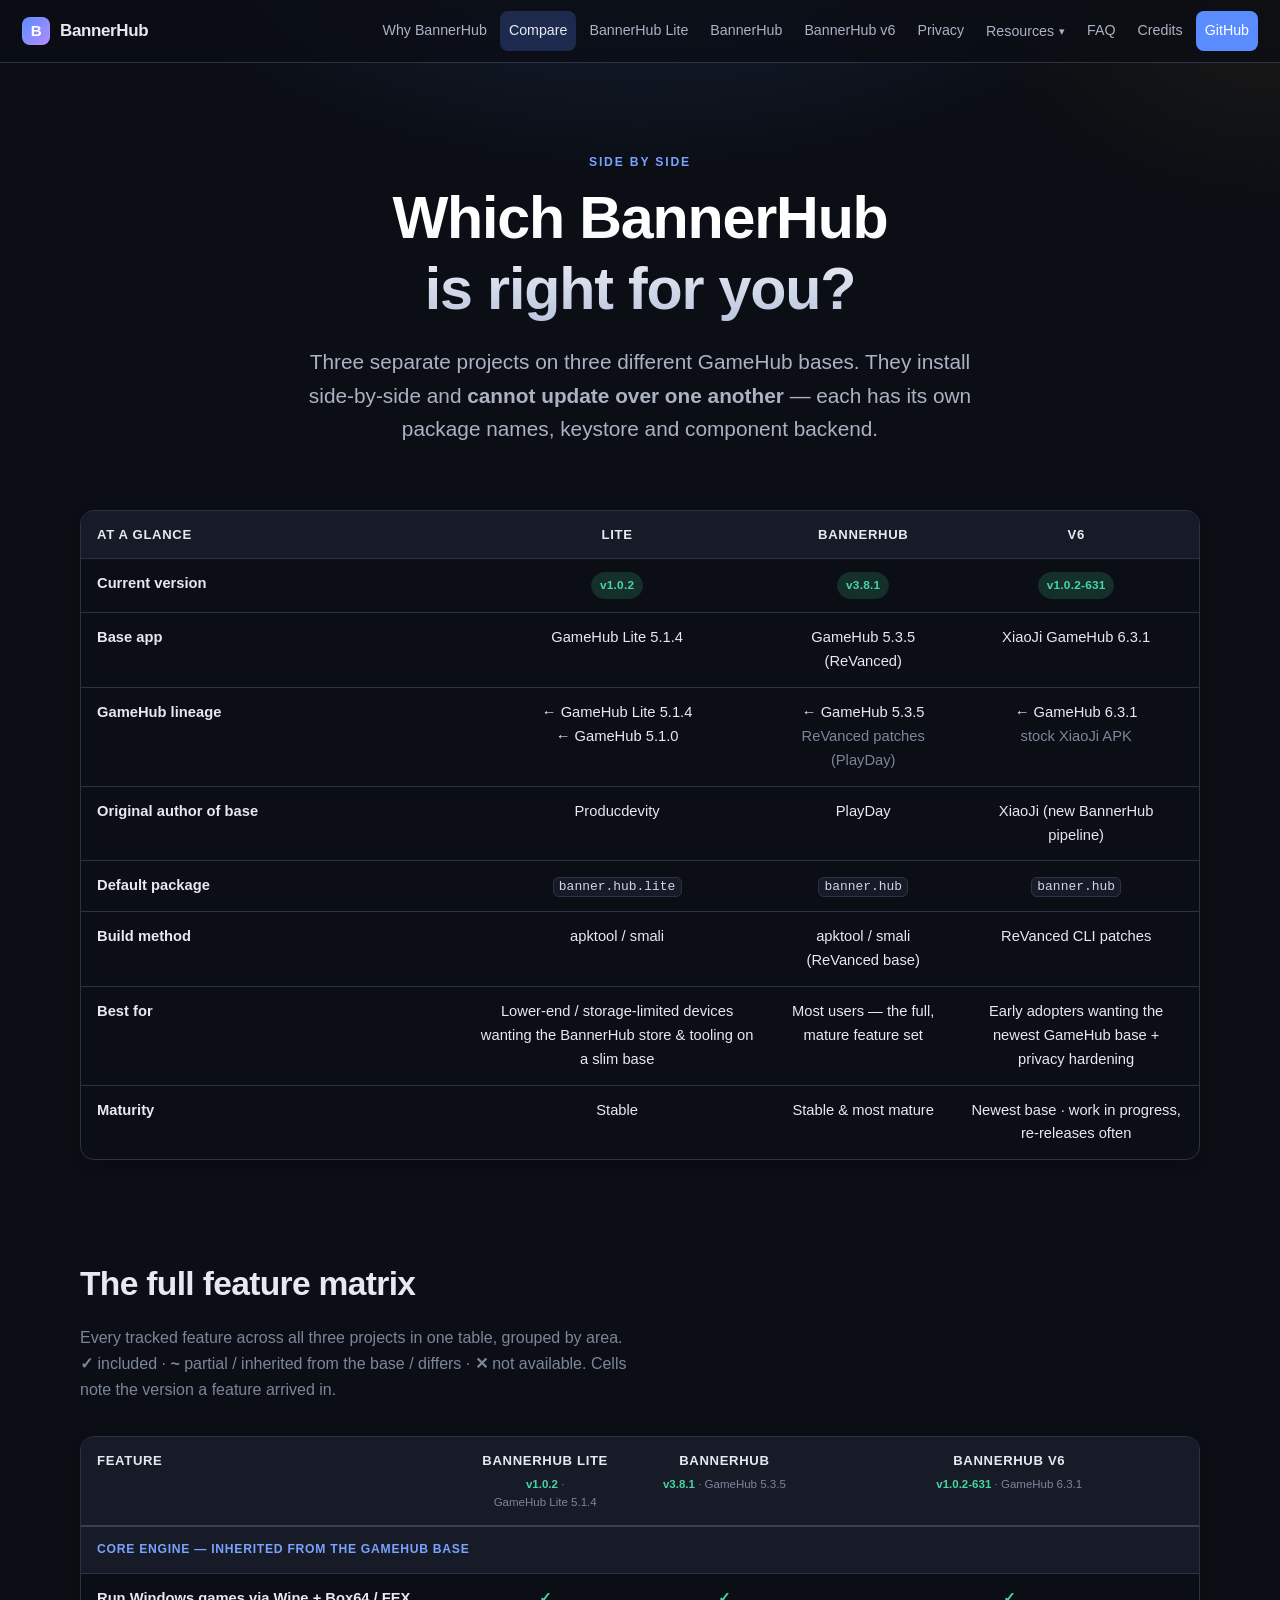
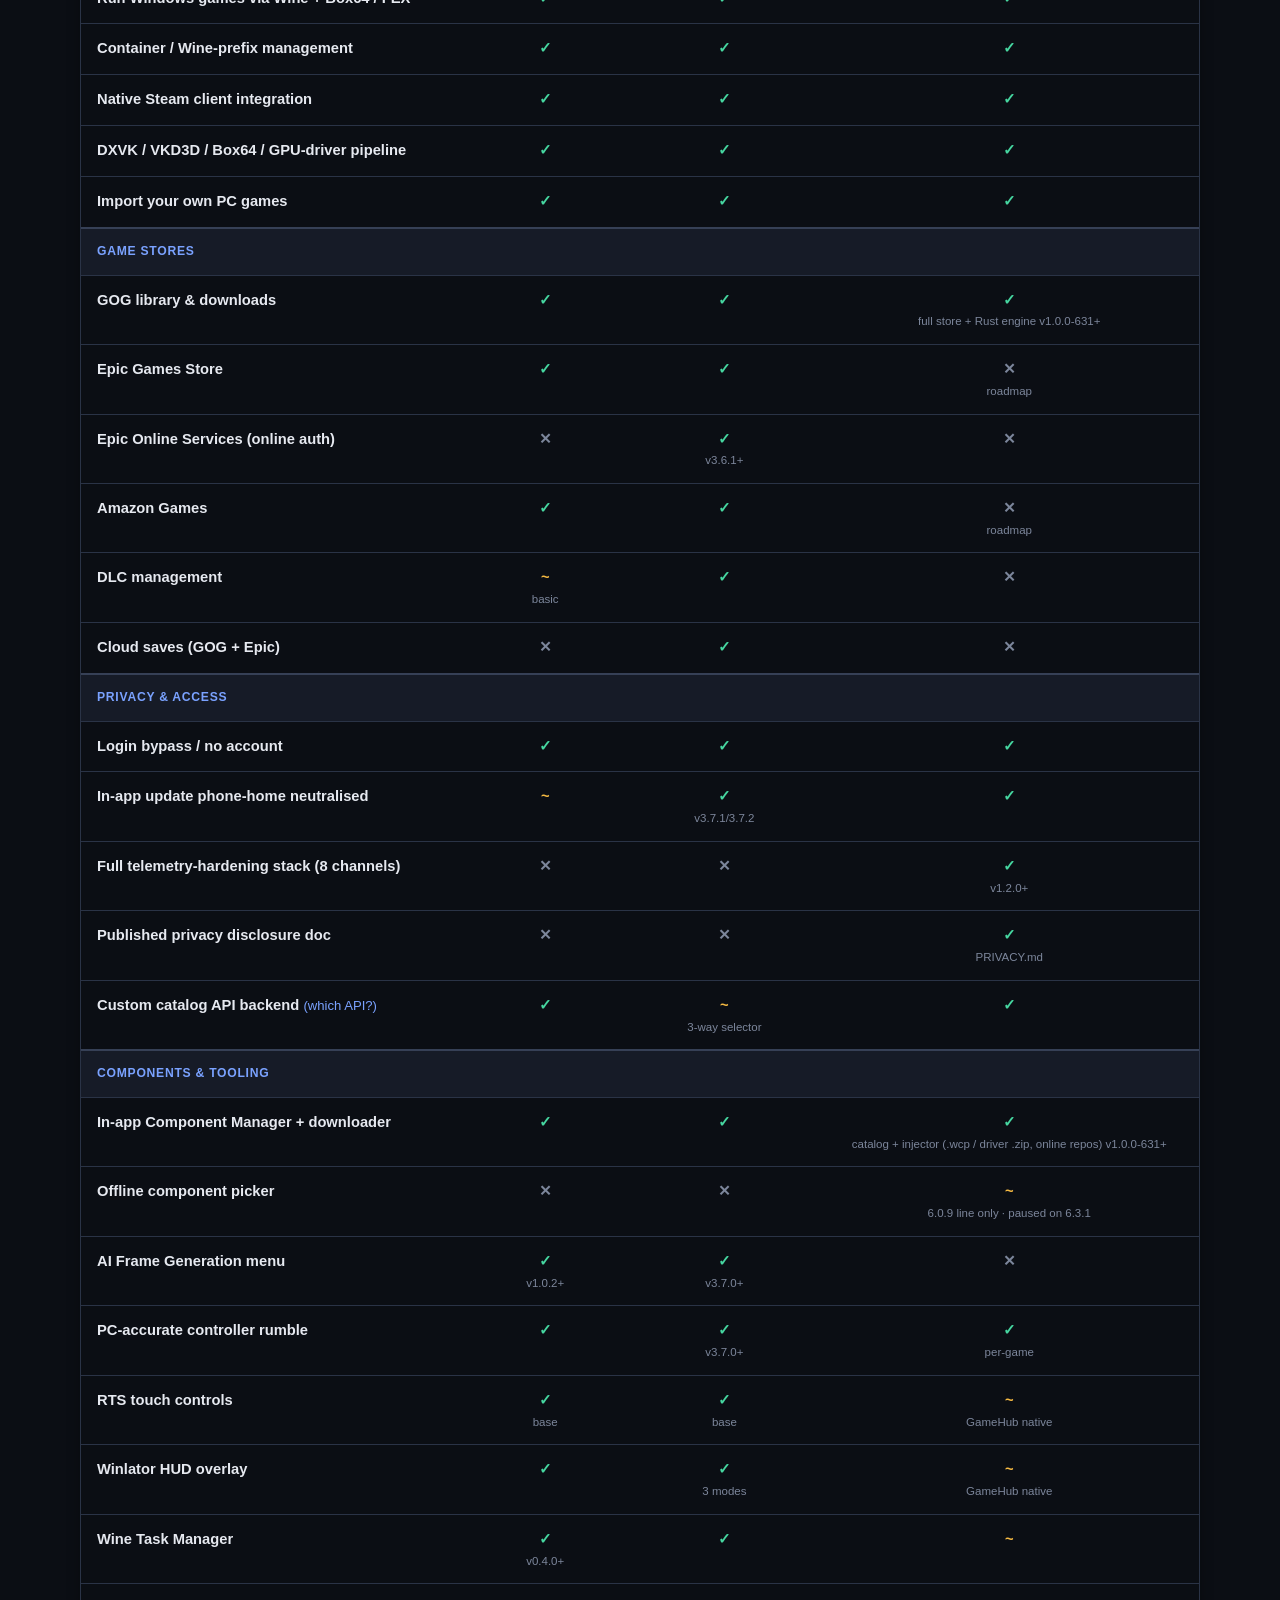
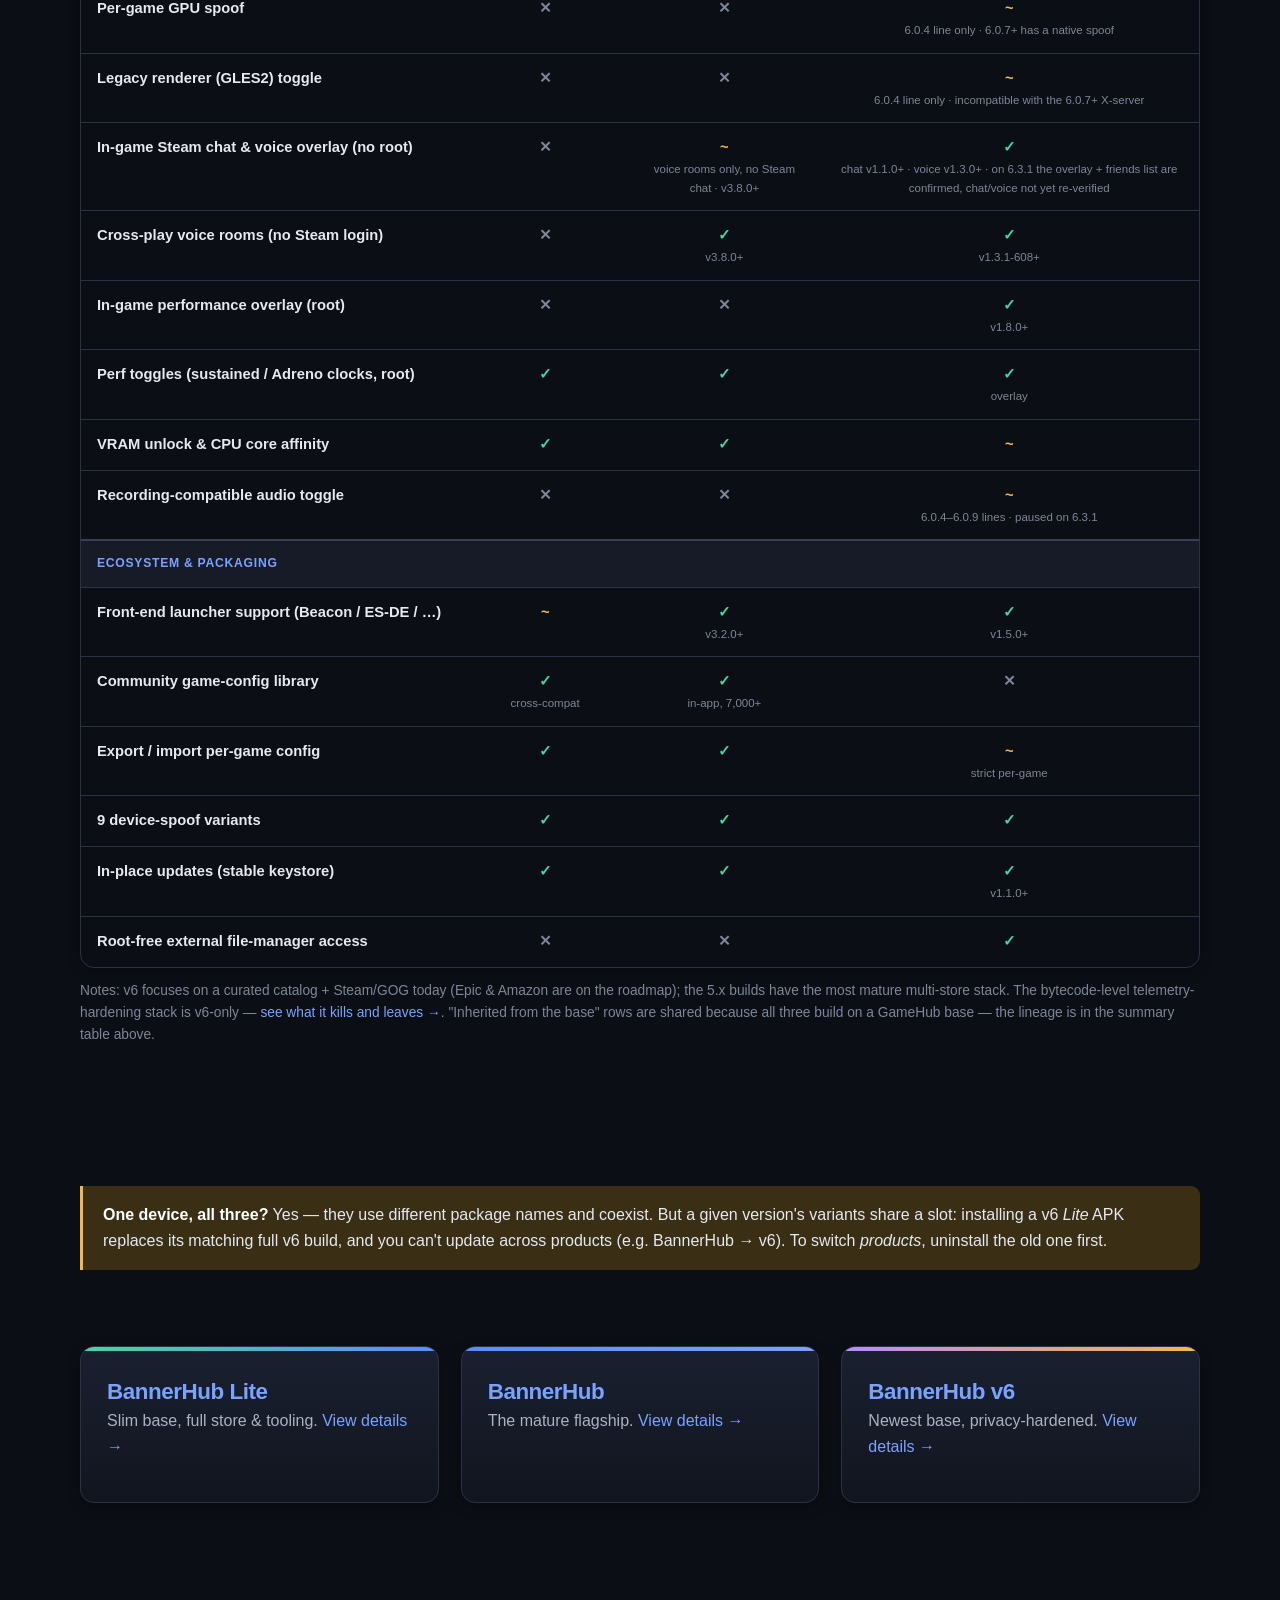
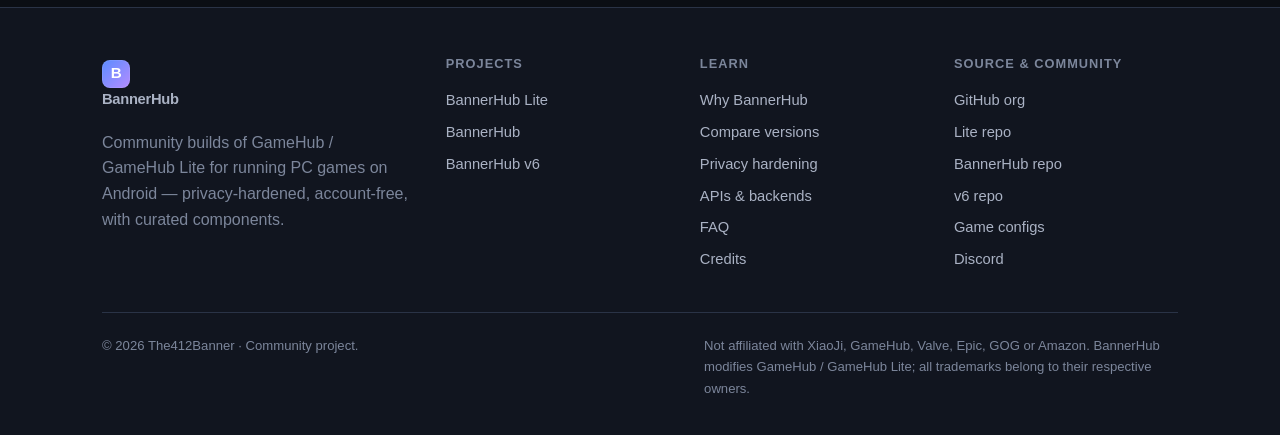
<file: compare.html>
<!DOCTYPE html>
<html lang="en">
<head>
<meta charset="utf-8">
<meta name="viewport" content="width=device-width, initial-scale=1">
<title>Compare BannerHub Lite vs BannerHub vs v6 — BannerHub</title>
<meta name="description" content="Side-by-side comparison of the three BannerHub versions — base, package, latest release, stores, privacy, components, tooling and variants. Pick the right build for your device.">
<link rel="stylesheet" href="assets/css/style.css">
<link rel="icon" href="data:image/svg+xml,%3Csvg xmlns='http://www.w3.org/2000/svg' viewBox='0 0 32 32'%3E%3Crect width='32' height='32' rx='8' fill='%235b8cff'/%3E%3Ctext x='16' y='23' font-size='20' font-family='sans-serif' font-weight='900' fill='white' text-anchor='middle'%3EB%3C/text%3E%3C/svg%3E">
</head>
<body>

<header class="site-header">
  <div class="wrap nav">
    <a class="brand" href="index.html"><span class="logo">B</span> BannerHub</a>
    <button class="nav-toggle" aria-label="Toggle menu" aria-expanded="false">☰</button>
    <nav class="nav-links">
      <a href="why.html">Why BannerHub</a>
      <a href="compare.html">Compare</a>
      <a href="lite.html">BannerHub Lite</a>
      <a href="bannerhub.html">BannerHub</a>
      <a href="v6.html">BannerHub v6</a>
      <a href="v6-privacy.html">Privacy</a>
      <div class="nav-dd">
        <button class="nav-dd-toggle" type="button" aria-haspopup="true" aria-expanded="false">Resources <span class="car">▾</span></button>
        <div class="nav-dd-menu">
          <a href="apis.html">APIs</a>
          <a href="configs.html">Configs</a>
          <a href="https://the412banner.github.io/bannerhub-game-configs/" target="_blank" rel="noopener">Config Library ↗</a>
        </div>
      </div>
      <a href="faq.html">FAQ</a>
      <a href="credits.html">Credits</a>
      <a class="nav-cta" href="https://github.com/The412Banner" target="_blank" rel="noopener">GitHub</a>
    </nav>
  </div>
</header>

<main>
  <section class="hero wrap" style="padding-bottom:24px">
    <p class="eyebrow">Side by side</p>
    <h1>Which BannerHub<br>is right for you?</h1>
    <p class="lead" style="margin:0 auto">Three separate projects on three different GameHub bases. They install side-by-side and <strong>cannot update over one another</strong> — each has its own package names, keystore and component backend.</p>
  </section>

  <!-- AT A GLANCE -->
  <section class="wrap section-tight">
    <div class="table-scroll fade-up">
      <table class="cmp-table">
        <thead>
          <tr><th>At a glance</th><th>Lite</th><th>BannerHub</th><th>v6</th></tr>
        </thead>
        <tbody>
          <tr><td class="feat">Current version</td><td><span class="badge ver" data-auto="ver:lite">v1.0.2</span></td><td><span class="badge ver" data-auto="ver:full">v3.8.1</span></td><td><span class="badge ver" data-auto="ver:v6">v1.0.2-631</span></td></tr>
          <tr><td class="feat">Base app</td><td>GameHub Lite 5.1.4</td><td>GameHub 5.3.5 (ReVanced)</td><td>XiaoJi GameHub 6.3.1</td></tr>
          <tr><td class="feat">GameHub lineage</td>
            <td>← GameHub&nbsp;Lite 5.1.4<br>← GameHub 5.1.0</td>
            <td>← GameHub 5.3.5<br><span class="muted">ReVanced patches (PlayDay)</span></td>
            <td>← GameHub 6.3.1<br><span class="muted">stock XiaoJi APK</span></td></tr>
          <tr><td class="feat">Original author of base</td><td>Producdevity</td><td>PlayDay</td><td>XiaoJi (new BannerHub pipeline)</td></tr>
          <tr><td class="feat">Default package</td><td><code>banner.hub.lite</code></td><td><code>banner.hub</code></td><td><code>banner.hub</code></td></tr>
          <tr><td class="feat">Build method</td><td>apktool / smali</td><td>apktool / smali (ReVanced base)</td><td>ReVanced CLI patches</td></tr>
          <tr><td class="feat">Best for</td><td>Lower-end / storage-limited devices wanting the BannerHub store &amp; tooling on a slim base</td><td>Most users — the full, mature feature set</td><td>Early adopters wanting the newest GameHub base + privacy hardening</td></tr>
          <tr><td class="feat">Maturity</td><td>Stable</td><td>Stable &amp; most mature</td><td>Newest base · work in progress, re-releases often</td></tr>
        </tbody>
      </table>
    </div>
  </section>

  <!-- GIANT MASTER MATRIX -->
  <section class="wrap section">
    <div class="sec-head"><h2 class="fade-up">The full feature matrix</h2>
      <p class="muted">Every tracked feature across all three projects in one table, grouped by area. <b>✓</b> included · <b>~</b> partial / inherited from the base / differs · <b>✕</b> not available. Cells note the version a feature arrived in.</p>
    </div>
    <div class="table-scroll fade-up">
      <table class="cmp-table">
        <thead>
          <tr>
            <th>Feature</th>
            <th>BannerHub&nbsp;Lite<small><span class="v" data-auto="ver:lite">v1.0.2</span> · GameHub&nbsp;Lite&nbsp;5.1.4</small></th>
            <th>BannerHub<small><span class="v" data-auto="ver:full">v3.8.1</span> · GameHub&nbsp;5.3.5</small></th>
            <th>BannerHub&nbsp;v6<small><span class="v" data-auto="ver:v6">v1.0.2-631</span> · GameHub&nbsp;6.3.1</small></th>
          </tr>
        </thead>
        <tbody>

          <tr class="grp"><td colspan="4">Core engine — inherited from the GameHub base</td></tr>
          <tr><td class="feat">Run Windows games via Wine + Box64 / FEX</td><td class="cmp y">✓</td><td class="cmp y">✓</td><td class="cmp y">✓</td></tr>
          <tr><td class="feat">Container / Wine-prefix management</td><td class="cmp y">✓</td><td class="cmp y">✓</td><td class="cmp y">✓</td></tr>
          <tr><td class="feat">Native Steam client integration</td><td class="cmp y">✓</td><td class="cmp y">✓</td><td class="cmp y">✓</td></tr>
          <tr><td class="feat">DXVK / VKD3D / Box64 / GPU-driver pipeline</td><td class="cmp y">✓</td><td class="cmp y">✓</td><td class="cmp y">✓</td></tr>
          <tr><td class="feat">Import your own PC games</td><td class="cmp y">✓</td><td class="cmp y">✓</td><td class="cmp y">✓</td></tr>

          <tr class="grp"><td colspan="4">Game stores</td></tr>
          <tr><td class="feat">GOG library &amp; downloads</td><td class="cmp y">✓</td><td class="cmp y">✓</td><td class="cmp y">✓<small>full store + Rust engine v1.0.0-631+</small></td></tr>
          <tr><td class="feat">Epic Games Store</td><td class="cmp y">✓</td><td class="cmp y">✓</td><td class="cmp n">✕<small>roadmap</small></td></tr>
          <tr><td class="feat">Epic Online Services (online auth)</td><td class="cmp n">✕</td><td class="cmp y">✓<small>v3.6.1+</small></td><td class="cmp n">✕</td></tr>
          <tr><td class="feat">Amazon Games</td><td class="cmp y">✓</td><td class="cmp y">✓</td><td class="cmp n">✕<small>roadmap</small></td></tr>
          <tr><td class="feat">DLC management</td><td class="cmp p">~<small>basic</small></td><td class="cmp y">✓</td><td class="cmp n">✕</td></tr>
          <tr><td class="feat">Cloud saves (GOG + Epic)</td><td class="cmp n">✕</td><td class="cmp y">✓</td><td class="cmp n">✕</td></tr>

          <tr class="grp"><td colspan="4">Privacy &amp; access</td></tr>
          <tr><td class="feat">Login bypass / no account</td><td class="cmp y">✓</td><td class="cmp y">✓</td><td class="cmp y">✓</td></tr>
          <tr><td class="feat">In-app update phone-home neutralised</td><td class="cmp p">~</td><td class="cmp y">✓<small>v3.7.1/3.7.2</small></td><td class="cmp y">✓</td></tr>
          <tr><td class="feat">Full telemetry-hardening stack (8 channels)</td><td class="cmp n">✕</td><td class="cmp n">✕</td><td class="cmp y">✓<small>v1.2.0+</small></td></tr>
          <tr><td class="feat">Published privacy disclosure doc</td><td class="cmp n">✕</td><td class="cmp n">✕</td><td class="cmp y">✓<small>PRIVACY.md</small></td></tr>
          <tr><td class="feat">Custom catalog API backend <a href="apis.html" style="font-weight:400;font-size:.82rem">(which API?)</a></td><td class="cmp y">✓</td><td class="cmp p">~<small>3-way selector</small></td><td class="cmp y">✓</td></tr>

          <tr class="grp"><td colspan="4">Components &amp; tooling</td></tr>
          <tr><td class="feat">In-app Component Manager + downloader</td><td class="cmp y">✓</td><td class="cmp y">✓</td><td class="cmp y">✓<small>catalog + injector (.wcp / driver .zip, online repos) v1.0.0-631+</small></td></tr>
          <tr><td class="feat">Offline component picker</td><td class="cmp n">✕</td><td class="cmp n">✕</td><td class="cmp p">~<small>6.0.9 line only · paused on 6.3.1</small></td></tr>
          <tr><td class="feat">AI Frame Generation menu</td><td class="cmp y">✓<small>v1.0.2+</small></td><td class="cmp y">✓<small>v3.7.0+</small></td><td class="cmp n">✕</td></tr>
          <tr><td class="feat">PC-accurate controller rumble</td><td class="cmp y">✓</td><td class="cmp y">✓<small>v3.7.0+</small></td><td class="cmp y">✓<small>per-game</small></td></tr>
          <tr><td class="feat">RTS touch controls</td><td class="cmp y">✓<small>base</small></td><td class="cmp y">✓<small>base</small></td><td class="cmp p">~<small>GameHub native</small></td></tr>
          <tr><td class="feat">Winlator HUD overlay</td><td class="cmp y">✓</td><td class="cmp y">✓<small>3 modes</small></td><td class="cmp p">~<small>GameHub native</small></td></tr>
          <tr><td class="feat">Wine Task Manager</td><td class="cmp y">✓<small>v0.4.0+</small></td><td class="cmp y">✓</td><td class="cmp p">~</td></tr>
          <tr><td class="feat">Per-game GPU spoof</td><td class="cmp n">✕</td><td class="cmp n">✕</td><td class="cmp p">~<small>6.0.4 line only · 6.0.7+ has a native spoof</small></td></tr>
          <tr><td class="feat">Legacy renderer (GLES2) toggle</td><td class="cmp n">✕</td><td class="cmp n">✕</td><td class="cmp p">~<small>6.0.4 line only · incompatible with the 6.0.7+ X-server</small></td></tr>
          <tr><td class="feat">In-game Steam chat &amp; voice overlay (no root)</td><td class="cmp n">✕</td><td class="cmp p">~<small>voice rooms only, no Steam chat · v3.8.0+</small></td><td class="cmp y">✓<small>chat v1.1.0+ · voice v1.3.0+ · on 6.3.1 the overlay + friends list are confirmed, chat/voice not yet re-verified</small></td></tr>
          <tr><td class="feat">Cross-play voice rooms (no Steam login)</td><td class="cmp n">✕</td><td class="cmp y">✓<small>v3.8.0+</small></td><td class="cmp y">✓<small>v1.3.1-608+</small></td></tr>
          <tr><td class="feat">In-game performance overlay (root)</td><td class="cmp n">✕</td><td class="cmp n">✕</td><td class="cmp y">✓<small>v1.8.0+</small></td></tr>
          <tr><td class="feat">Perf toggles (sustained / Adreno clocks, root)</td><td class="cmp y">✓</td><td class="cmp y">✓</td><td class="cmp y">✓<small>overlay</small></td></tr>
          <tr><td class="feat">VRAM unlock &amp; CPU core affinity</td><td class="cmp y">✓</td><td class="cmp y">✓</td><td class="cmp p">~</td></tr>
          <tr><td class="feat">Recording-compatible audio toggle</td><td class="cmp n">✕</td><td class="cmp n">✕</td><td class="cmp p">~<small>6.0.4–6.0.9 lines · paused on 6.3.1</small></td></tr>

          <tr class="grp"><td colspan="4">Ecosystem &amp; packaging</td></tr>
          <tr><td class="feat">Front-end launcher support (Beacon / ES-DE / …)</td><td class="cmp p">~</td><td class="cmp y">✓<small>v3.2.0+</small></td><td class="cmp y">✓<small>v1.5.0+</small></td></tr>
          <tr><td class="feat">Community game-config library</td><td class="cmp y">✓<small>cross-compat</small></td><td class="cmp y">✓<small>in-app, 7,000+</small></td><td class="cmp n">✕</td></tr>
          <tr><td class="feat">Export / import per-game config</td><td class="cmp y">✓</td><td class="cmp y">✓</td><td class="cmp p">~<small>strict per-game</small></td></tr>
          <tr><td class="feat">9 device-spoof variants</td><td class="cmp y">✓</td><td class="cmp y">✓</td><td class="cmp y">✓</td></tr>
          <tr><td class="feat">In-place updates (stable keystore)</td><td class="cmp y">✓</td><td class="cmp y">✓</td><td class="cmp y">✓<small>v1.1.0+</small></td></tr>
          <tr><td class="feat">Root-free external file-manager access</td><td class="cmp n">✕</td><td class="cmp n">✕</td><td class="cmp y">✓</td></tr>

        </tbody>
      </table>
    </div>
    <p class="muted" style="margin-top:12px;font-size:.86rem">Notes: v6 focuses on a curated catalog + Steam/GOG today (Epic &amp; Amazon are on the roadmap); the 5.x builds have the most mature multi-store stack. The bytecode-level telemetry-hardening stack is v6-only — <a href="v6-privacy.html">see what it kills and leaves →</a>. "Inherited from the base" rows are shared because all three build on a GameHub base — the lineage is in the summary table above.</p>
  </section>

  <section class="wrap section-tight">
    <div class="note warn">
      <p><strong>One device, all three?</strong> Yes — they use different package names and coexist. But a given version's variants share a slot: installing a v6 <em>Lite</em> APK replaces its matching full v6 build, and you can't update across products (e.g. BannerHub&nbsp;→&nbsp;v6). To switch <em>products</em>, uninstall the old one first.</p>
    </div>
  </section>

  <section class="wrap section" style="padding-top:14px">
    <div class="grid grid-3">
      <a class="card product-card fade-up" href="lite.html" style="--accentline:linear-gradient(90deg,#46d6a0,#5b8cff);text-decoration:none">
        <h3 style="margin-top:6px">BannerHub Lite</h3><p class="pc-desc">Slim base, full store &amp; tooling. <span style="color:var(--primary-2)">View details →</span></p>
      </a>
      <a class="card product-card fade-up" href="bannerhub.html" style="--accentline:linear-gradient(90deg,#5b8cff,#7aa2ff);text-decoration:none">
        <h3 style="margin-top:6px">BannerHub</h3><p class="pc-desc">The mature flagship. <span style="color:var(--primary-2)">View details →</span></p>
      </a>
      <a class="card product-card fade-up" href="v6.html" style="--accentline:linear-gradient(90deg,#b48cff,#f5b942);text-decoration:none">
        <h3 style="margin-top:6px">BannerHub v6</h3><p class="pc-desc">Newest base, privacy-hardened. <span style="color:var(--primary-2)">View details →</span></p>
      </a>
    </div>
  </section>

</main>

<footer class="site-footer">
  <div class="wrap">
    <div class="foot-grid">
      <div>
        <a class="brand" href="index.html"><span class="logo">B</span> BannerHub</a>
        <p class="foot-disc muted" style="margin-top:14px">Community builds of GameHub / GameHub&nbsp;Lite for running PC games on Android — privacy-hardened, account-free, with curated components.</p>
      </div>
      <div><h4>Projects</h4><a href="lite.html">BannerHub Lite</a><a href="bannerhub.html">BannerHub</a><a href="v6.html">BannerHub v6</a></div>
      <div><h4>Learn</h4><a href="why.html">Why BannerHub</a><a href="compare.html">Compare versions</a><a href="v6-privacy.html">Privacy hardening</a><a href="apis.html">APIs &amp; backends</a><a href="faq.html">FAQ</a><a href="credits.html">Credits</a></div>
      <div><h4>Source &amp; community</h4><a href="https://github.com/The412Banner" target="_blank" rel="noopener">GitHub org</a><a href="https://github.com/The412Banner/Bannerhub-Lite" target="_blank" rel="noopener">Lite repo</a><a href="https://github.com/The412Banner/BannerHub" target="_blank" rel="noopener">BannerHub repo</a><a href="https://github.com/The412Banner/bannerhub-revanced" target="_blank" rel="noopener">v6 repo</a><a href="configs.html">Game configs</a><a href="https://discord.gg/n8S4G2WZQ4" target="_blank" rel="noopener">Discord</a></div>
    </div>
    <div class="foot-bottom">
      <span>© <span id="year">2026</span> The412Banner · Community project.</span>
      <span class="foot-disc">Not affiliated with XiaoJi, GameHub, Valve, Epic, GOG or Amazon. BannerHub modifies GameHub / GameHub&nbsp;Lite; all trademarks belong to their respective owners.</span>
    </div>
  </div>
</footer>

<script src="assets/js/main.js"></script>
</body>
</html>
</file>
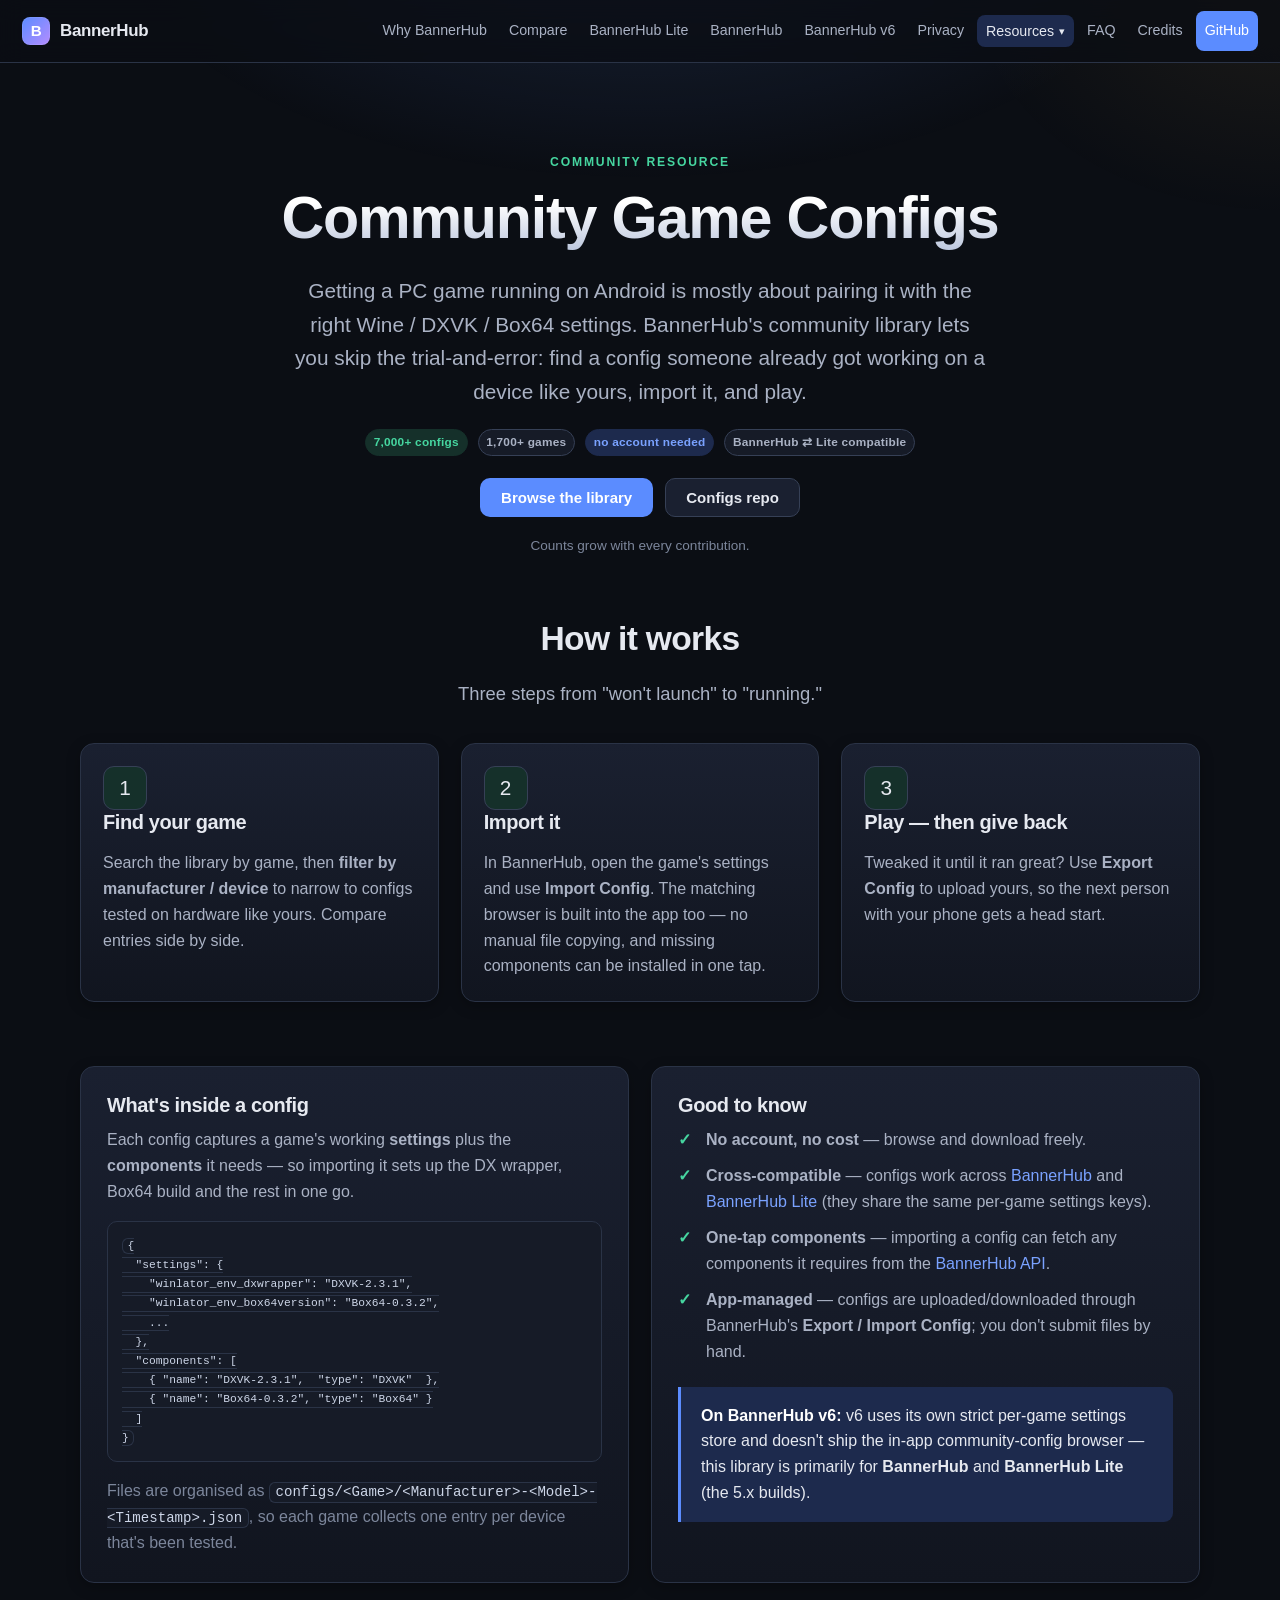
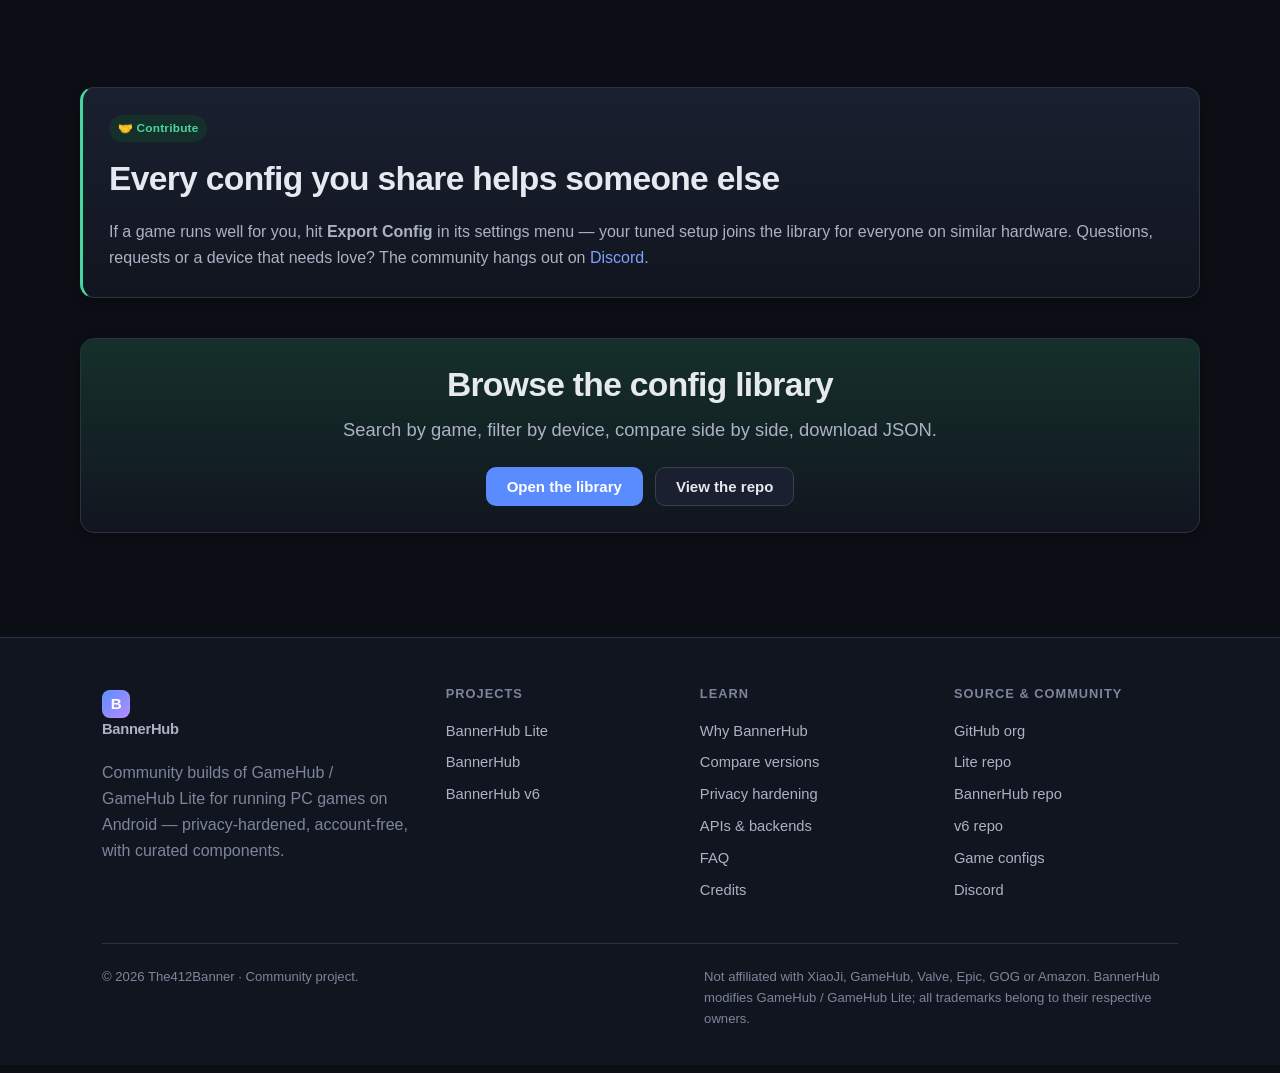
<file: configs.html>
<!DOCTYPE html>
<html lang="en">
<head>
<meta charset="utf-8">
<meta name="viewport" content="width=device-width, initial-scale=1">
<title>Community Game Configs — BannerHub</title>
<meta name="description" content="BannerHub's community library of per-game Wine/DXVK/Box64 configs — 7,000+ device-specific configs across 1,700+ games. Find one that works on a device like yours, import it in-app, and play.">
<link rel="stylesheet" href="assets/css/style.css">
<link rel="icon" href="data:image/svg+xml,%3Csvg xmlns='http://www.w3.org/2000/svg' viewBox='0 0 32 32'%3E%3Crect width='32' height='32' rx='8' fill='%2346d6a0'/%3E%3Ctext x='16' y='23' font-size='20' font-family='sans-serif' font-weight='900' fill='white' text-anchor='middle'%3EB%3C/text%3E%3C/svg%3E">
</head>
<body>

<header class="site-header">
  <div class="wrap nav">
    <a class="brand" href="index.html"><span class="logo">B</span> BannerHub</a>
    <button class="nav-toggle" aria-label="Toggle menu" aria-expanded="false">☰</button>
    <nav class="nav-links">
      <a href="why.html">Why BannerHub</a>
      <a href="compare.html">Compare</a>
      <a href="lite.html">BannerHub Lite</a>
      <a href="bannerhub.html">BannerHub</a>
      <a href="v6.html">BannerHub v6</a>
      <a href="v6-privacy.html">Privacy</a>
      <div class="nav-dd">
        <button class="nav-dd-toggle" type="button" aria-haspopup="true" aria-expanded="false">Resources <span class="car">▾</span></button>
        <div class="nav-dd-menu">
          <a href="apis.html">APIs</a>
          <a href="configs.html">Configs</a>
          <a href="https://the412banner.github.io/bannerhub-game-configs/" target="_blank" rel="noopener">Config Library ↗</a>
        </div>
      </div>
      <a href="faq.html">FAQ</a>
      <a href="credits.html">Credits</a>
      <a class="nav-cta" href="https://github.com/The412Banner" target="_blank" rel="noopener">GitHub</a>
    </nav>
  </div>
</header>

<main>
  <section class="hero wrap" style="padding-bottom:24px">
    <p class="eyebrow" style="color:var(--green)">Community resource</p>
    <h1>Community Game Configs</h1>
    <p class="lead" style="margin:0 auto">Getting a PC game running on Android is mostly about pairing it with the right Wine / DXVK / Box64 settings. BannerHub's community library lets you skip the trial-and-error: find a config someone already got working on a device like yours, import it, and play.</p>
    <div class="pill-row" style="justify-content:center;margin-top:20px">
      <span class="badge ver">7,000+ configs</span>
      <span class="badge">1,700+ games</span>
      <span class="badge blue">no account needed</span>
      <span class="badge">BannerHub ⇄ Lite compatible</span>
    </div>
    <div class="btn-row" style="justify-content:center;margin-top:22px">
      <a class="btn btn-primary" href="https://the412banner.github.io/bannerhub-game-configs/" target="_blank" rel="noopener">Browse the library</a>
      <a class="btn btn-ghost" href="https://github.com/The412Banner/bannerhub-game-configs" target="_blank" rel="noopener">Configs repo</a>
    </div>
    <p class="hero-note">Counts grow with every contribution.</p>
  </section>

  <!-- HOW IT WORKS -->
  <section class="section wrap" style="padding-top:24px">
    <div class="sec-head center"><h2>How it works</h2><p class="lead" style="margin:0 auto">Three steps from "won't launch" to "running."</p></div>
    <div class="grid grid-3">
      <div class="card feature fade-up"><div class="ic" style="width:44px;height:44px;border-radius:11px;display:grid;place-items:center;font-size:1.3rem;background:var(--green-dim);border:1px solid var(--border-2)">1</div><h3>Find your game</h3><p style="margin-bottom:0">Search the library by game, then <b>filter by manufacturer / device</b> to narrow to configs tested on hardware like yours. Compare entries side by side.</p></div>
      <div class="card feature fade-up"><div class="ic" style="width:44px;height:44px;border-radius:11px;display:grid;place-items:center;font-size:1.3rem;background:var(--green-dim);border:1px solid var(--border-2)">2</div><h3>Import it</h3><p style="margin-bottom:0">In BannerHub, open the game's settings and use <b>Import Config</b>. The matching browser is built into the app too — no manual file copying, and missing components can be installed in one tap.</p></div>
      <div class="card feature fade-up"><div class="ic" style="width:44px;height:44px;border-radius:11px;display:grid;place-items:center;font-size:1.3rem;background:var(--green-dim);border:1px solid var(--border-2)">3</div><h3>Play — then give back</h3><p style="margin-bottom:0">Tweaked it until it ran great? Use <b>Export Config</b> to upload yours, so the next person with your phone gets a head start.</p></div>
    </div>
  </section>

  <!-- WHAT'S IN A CONFIG -->
  <section class="section wrap" style="padding-top:0">
    <div class="grid grid-2">
      <div class="card fade-up">
        <h3 style="margin-top:0">What's inside a config</h3>
        <p style="margin-top:0">Each config captures a game's working <b>settings</b> plus the <b>components</b> it needs — so importing it sets up the DX wrapper, Box64 build and the rest in one go.</p>
        <pre style="background:var(--bg-3);border:1px solid var(--border);border-radius:10px;padding:14px;overflow:auto;font-size:.8rem;color:#cdd6e8;line-height:1.5"><code>{
  "settings": {
    "winlator_env_dxwrapper": "DXVK-2.3.1",
    "winlator_env_box64version": "Box64-0.3.2",
    ...
  },
  "components": [
    { "name": "DXVK-2.3.1",  "type": "DXVK"  },
    { "name": "Box64-0.3.2", "type": "Box64" }
  ]
}</code></pre>
        <p style="margin-bottom:0" class="muted">Files are organised as <code>configs/&lt;Game&gt;/&lt;Manufacturer&gt;-&lt;Model&gt;-&lt;Timestamp&gt;.json</code>, so each game collects one entry per device that's been tested.</p>
      </div>
      <div class="card fade-up">
        <h3 style="margin-top:0">Good to know</h3>
        <ul class="flist">
          <li><b>No account, no cost</b> — browse and download freely.</li>
          <li><b>Cross-compatible</b> — configs work across <a href="bannerhub.html">BannerHub</a> and <a href="lite.html">BannerHub&nbsp;Lite</a> (they share the same per-game settings keys).</li>
          <li><b>One-tap components</b> — importing a config can fetch any components it requires from the <a href="apis.html">BannerHub API</a>.</li>
          <li><b>App-managed</b> — configs are uploaded/downloaded through BannerHub's <b>Export / Import Config</b>; you don't submit files by hand.</li>
        </ul>
        <div class="note" style="margin-bottom:0">
          <p><strong>On BannerHub v6:</strong> v6 uses its own strict per-game settings store and doesn't ship the in-app community-config browser — this library is primarily for <b>BannerHub</b> and <b>BannerHub&nbsp;Lite</b> (the 5.x builds).</p>
        </div>
      </div>
    </div>
  </section>

  <!-- CONTRIBUTE -->
  <section class="wrap section-tight">
    <div class="card fade-up" style="border-left:3px solid var(--green)">
      <span class="badge" style="color:var(--green);border-color:var(--green-dim);background:var(--green-dim)">🤝 Contribute</span>
      <h2 style="margin-top:.5em">Every config you share helps someone else</h2>
      <p style="margin-bottom:0">If a game runs well for you, hit <b>Export Config</b> in its settings menu — your tuned setup joins the library for everyone on similar hardware. Questions, requests or a device that needs love? The community hangs out on <a href="https://discord.gg/n8S4G2WZQ4" target="_blank" rel="noopener">Discord</a>.</p>
    </div>
  </section>

  <section class="wrap section" style="padding-top:0">
    <div class="card center fade-up" style="background:linear-gradient(180deg,var(--green-dim),var(--bg-2))">
      <h2 style="margin-bottom:.3em">Browse the config library</h2>
      <p class="lead" style="margin:0 auto 22px">Search by game, filter by device, compare side by side, download JSON.</p>
      <div class="btn-row" style="justify-content:center">
        <a class="btn btn-primary" href="https://the412banner.github.io/bannerhub-game-configs/" target="_blank" rel="noopener">Open the library</a>
        <a class="btn btn-ghost" href="https://github.com/The412Banner/bannerhub-game-configs" target="_blank" rel="noopener">View the repo</a>
      </div>
    </div>
  </section>

</main>

<footer class="site-footer">
  <div class="wrap">
    <div class="foot-grid">
      <div>
        <a class="brand" href="index.html"><span class="logo">B</span> BannerHub</a>
        <p class="foot-disc muted" style="margin-top:14px">Community builds of GameHub / GameHub&nbsp;Lite for running PC games on Android — privacy-hardened, account-free, with curated components.</p>
      </div>
      <div><h4>Projects</h4><a href="lite.html">BannerHub Lite</a><a href="bannerhub.html">BannerHub</a><a href="v6.html">BannerHub v6</a></div>
      <div><h4>Learn</h4><a href="why.html">Why BannerHub</a><a href="compare.html">Compare versions</a><a href="v6-privacy.html">Privacy hardening</a><a href="apis.html">APIs &amp; backends</a><a href="faq.html">FAQ</a><a href="credits.html">Credits</a></div>
      <div><h4>Source &amp; community</h4><a href="https://github.com/The412Banner" target="_blank" rel="noopener">GitHub org</a><a href="https://github.com/The412Banner/Bannerhub-Lite" target="_blank" rel="noopener">Lite repo</a><a href="https://github.com/The412Banner/BannerHub" target="_blank" rel="noopener">BannerHub repo</a><a href="https://github.com/The412Banner/bannerhub-revanced" target="_blank" rel="noopener">v6 repo</a><a href="configs.html">Game configs</a><a href="https://discord.gg/n8S4G2WZQ4" target="_blank" rel="noopener">Discord</a></div>
    </div>
    <div class="foot-bottom">
      <span>© <span id="year">2026</span> The412Banner · Community project.</span>
      <span class="foot-disc">Not affiliated with XiaoJi, GameHub, Valve, Epic, GOG or Amazon. BannerHub modifies GameHub / GameHub&nbsp;Lite; all trademarks belong to their respective owners.</span>
    </div>
  </div>
</footer>

<script src="assets/js/main.js"></script>
</body>
</html>
</file>
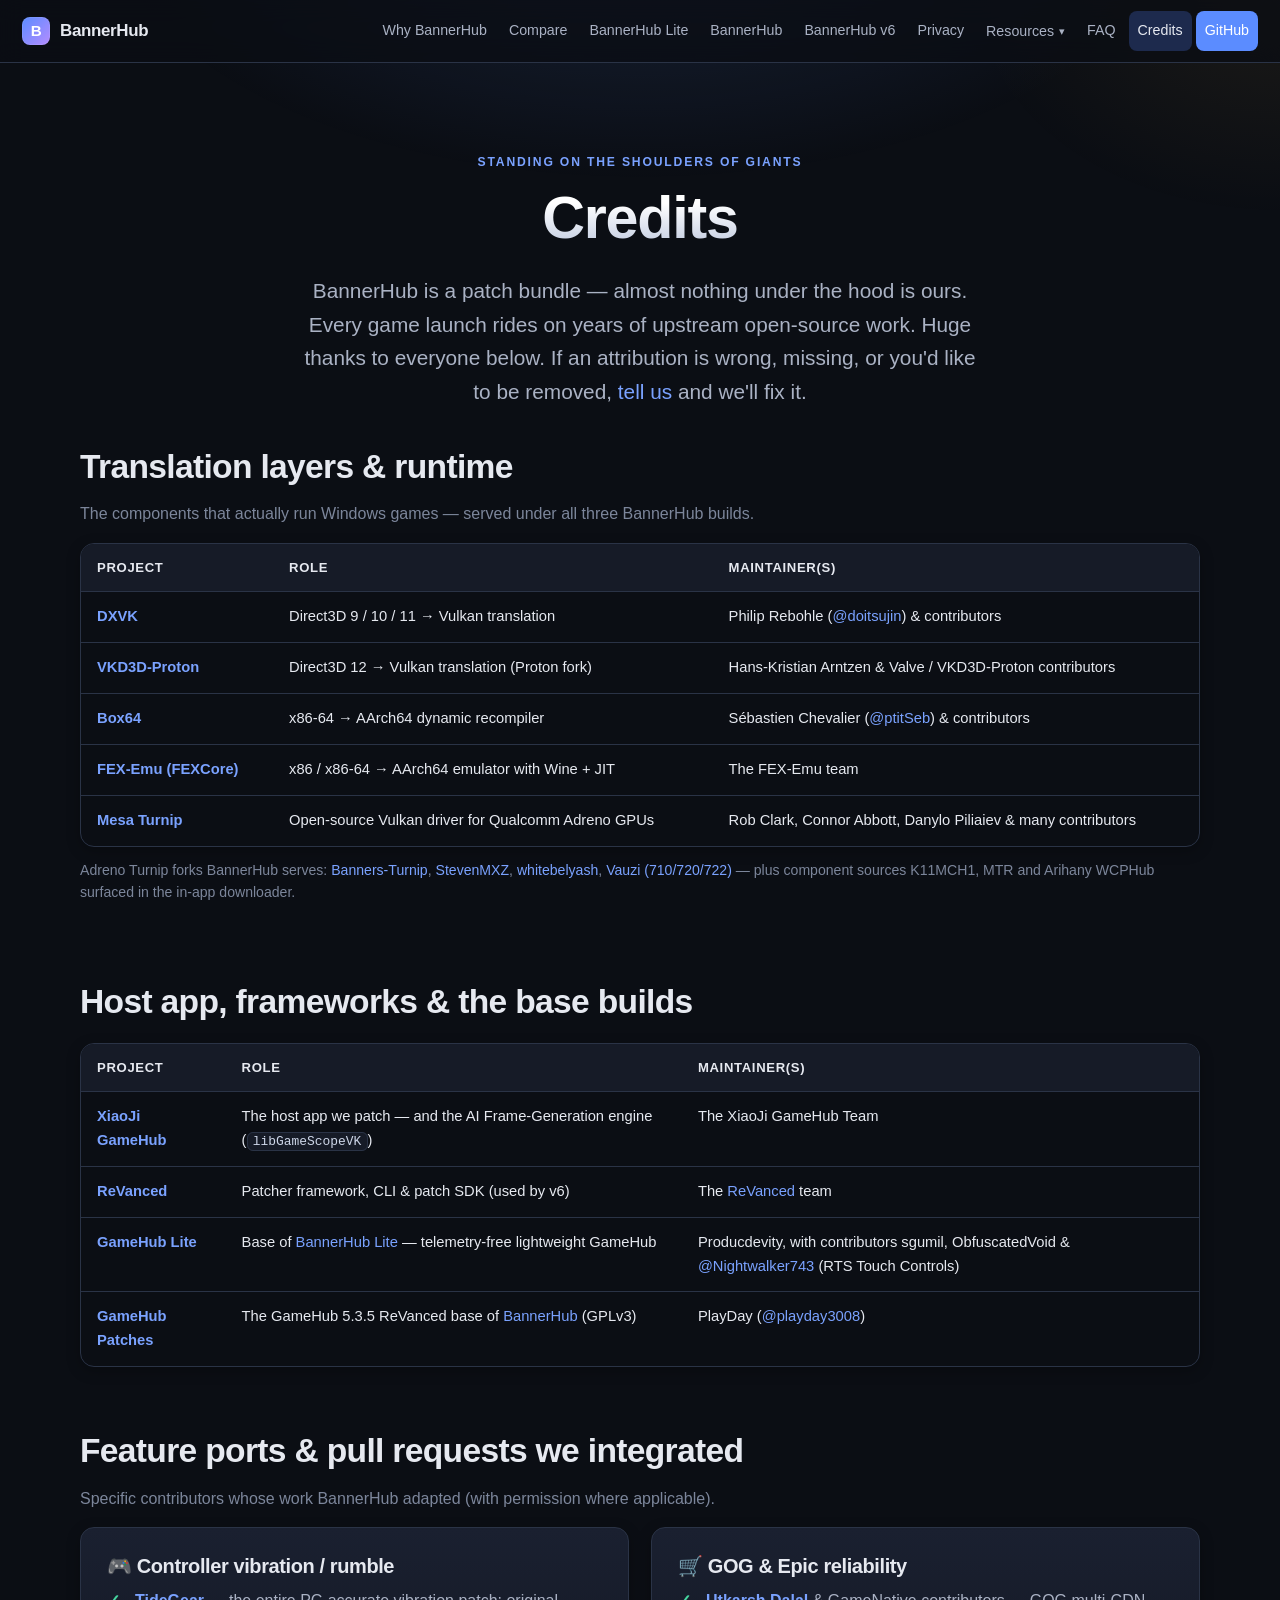
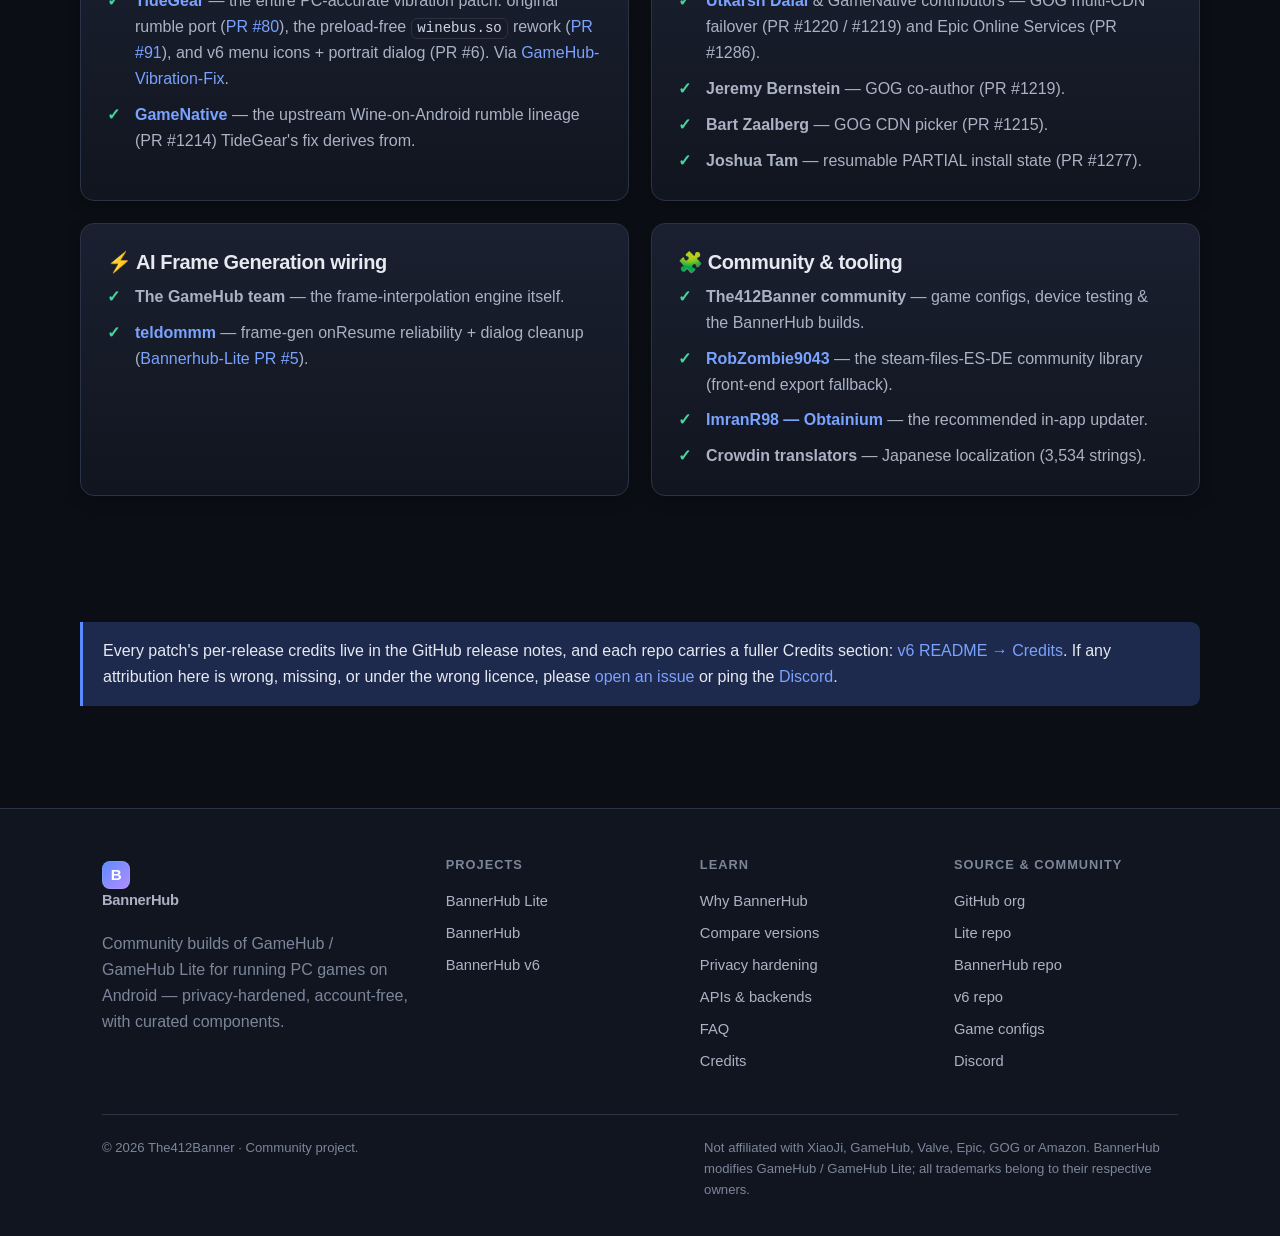
<file: credits.html>
<!DOCTYPE html>
<html lang="en">
<head>
<meta charset="utf-8">
<meta name="viewport" content="width=device-width, initial-scale=1">
<title>Credits — BannerHub</title>
<meta name="description" content="BannerHub stands on years of upstream open-source work. Full credits: the translation layers, host app, frameworks, the base-app maintainers, and every contributor whose PRs and features we integrated.">
<link rel="stylesheet" href="assets/css/style.css">
<link rel="icon" href="data:image/svg+xml,%3Csvg xmlns='http://www.w3.org/2000/svg' viewBox='0 0 32 32'%3E%3Crect width='32' height='32' rx='8' fill='%235b8cff'/%3E%3Ctext x='16' y='23' font-size='20' font-family='sans-serif' font-weight='900' fill='white' text-anchor='middle'%3EB%3C/text%3E%3C/svg%3E">
</head>
<body>

<header class="site-header">
  <div class="wrap nav">
    <a class="brand" href="index.html"><span class="logo">B</span> BannerHub</a>
    <button class="nav-toggle" aria-label="Toggle menu" aria-expanded="false">☰</button>
    <nav class="nav-links">
      <a href="why.html">Why BannerHub</a>
      <a href="compare.html">Compare</a>
      <a href="lite.html">BannerHub Lite</a>
      <a href="bannerhub.html">BannerHub</a>
      <a href="v6.html">BannerHub v6</a>
      <a href="v6-privacy.html">Privacy</a>
      <div class="nav-dd">
        <button class="nav-dd-toggle" type="button" aria-haspopup="true" aria-expanded="false">Resources <span class="car">▾</span></button>
        <div class="nav-dd-menu">
          <a href="apis.html">APIs</a>
          <a href="configs.html">Configs</a>
          <a href="https://the412banner.github.io/bannerhub-game-configs/" target="_blank" rel="noopener">Config Library ↗</a>
        </div>
      </div>
      <a href="faq.html">FAQ</a>
      <a href="credits.html">Credits</a>
      <a class="nav-cta" href="https://github.com/The412Banner" target="_blank" rel="noopener">GitHub</a>
    </nav>
  </div>
</header>

<main>
  <section class="hero wrap" style="padding-bottom:24px">
    <p class="eyebrow">Standing on the shoulders of giants</p>
    <h1>Credits</h1>
    <p class="lead" style="margin:0 auto">BannerHub is a patch bundle — almost nothing under the hood is ours. Every game launch rides on years of upstream open-source work. Huge thanks to everyone below. If an attribution is wrong, missing, or you'd like to be removed, <a href="https://discord.gg/n8S4G2WZQ4" target="_blank" rel="noopener">tell us</a> and we'll fix it.</p>
  </section>

  <!-- TRANSLATION / RUNTIME -->
  <section class="section wrap" style="padding-top:14px">
    <h2 class="fade-up">Translation layers &amp; runtime</h2>
    <p class="muted" style="margin-top:-6px">The components that actually run Windows games — served under all three BannerHub builds.</p>
    <div class="table-scroll fade-up">
      <table>
        <thead><tr><th>Project</th><th>Role</th><th>Maintainer(s)</th></tr></thead>
        <tbody>
          <tr><td class="feat"><a href="https://github.com/doitsujin/dxvk" target="_blank" rel="noopener">DXVK</a></td><td>Direct3D 9 / 10 / 11 → Vulkan translation</td><td>Philip Rebohle (<a href="https://github.com/doitsujin" target="_blank" rel="noopener">@doitsujin</a>) &amp; contributors</td></tr>
          <tr><td class="feat"><a href="https://github.com/HansKristian-Work/vkd3d-proton" target="_blank" rel="noopener">VKD3D-Proton</a></td><td>Direct3D 12 → Vulkan translation (Proton fork)</td><td>Hans-Kristian Arntzen &amp; Valve / VKD3D-Proton contributors</td></tr>
          <tr><td class="feat"><a href="https://github.com/ptitSeb/box64" target="_blank" rel="noopener">Box64</a></td><td>x86-64 → AArch64 dynamic recompiler</td><td>Sébastien Chevalier (<a href="https://github.com/ptitSeb" target="_blank" rel="noopener">@ptitSeb</a>) &amp; contributors</td></tr>
          <tr><td class="feat"><a href="https://github.com/FEX-Emu/FEX" target="_blank" rel="noopener">FEX-Emu (FEXCore)</a></td><td>x86 / x86-64 → AArch64 emulator with Wine + JIT</td><td>The FEX-Emu team</td></tr>
          <tr><td class="feat"><a href="https://gitlab.freedesktop.org/mesa/mesa" target="_blank" rel="noopener">Mesa Turnip</a></td><td>Open-source Vulkan driver for Qualcomm Adreno GPUs</td><td>Rob Clark, Connor Abbott, Danylo Piliaiev &amp; many contributors</td></tr>
        </tbody>
      </table>
    </div>
    <p class="muted" style="margin-top:12px;font-size:.88rem">Adreno Turnip forks BannerHub serves: <a href="https://github.com/The412Banner/Banners-Turnip" target="_blank" rel="noopener">Banners-Turnip</a>, <a href="https://github.com/StevenMXZ" target="_blank" rel="noopener">StevenMXZ</a>, <a href="https://github.com/whitebelyash" target="_blank" rel="noopener">whitebelyash</a>, <a href="https://github.com/Vauzi-17/710" target="_blank" rel="noopener">Vauzi (710/720/722)</a> — plus component sources K11MCH1, MTR and Arihany WCPHub surfaced in the in-app downloader.</p>
  </section>

  <!-- HOST + FRAMEWORKS + BASES -->
  <section class="section wrap" style="padding-top:0">
    <h2 class="fade-up">Host app, frameworks &amp; the base builds</h2>
    <div class="table-scroll fade-up">
      <table>
        <thead><tr><th>Project</th><th>Role</th><th>Maintainer(s)</th></tr></thead>
        <tbody>
          <tr><td class="feat"><a href="https://gamehub.xiaoji.com/" target="_blank" rel="noopener">XiaoJi GameHub</a></td><td>The host app we patch — and the AI Frame-Generation engine (<code>libGameScopeVK</code>)</td><td>The XiaoJi GameHub Team</td></tr>
          <tr><td class="feat"><a href="https://revanced.app/" target="_blank" rel="noopener">ReVanced</a></td><td>Patcher framework, CLI &amp; patch SDK (used by v6)</td><td>The <a href="https://github.com/revanced" target="_blank" rel="noopener">ReVanced</a> team</td></tr>
          <tr><td class="feat"><a href="https://github.com/Producdevity/gamehub-lite" target="_blank" rel="noopener">GameHub Lite</a></td><td>Base of <a href="lite.html">BannerHub Lite</a> — telemetry-free lightweight GameHub</td><td>Producdevity, with contributors sgumil, ObfuscatedVoid &amp; <a href="https://github.com/Nightwalker743" target="_blank" rel="noopener">@Nightwalker743</a> (RTS Touch Controls)</td></tr>
          <tr><td class="feat"><a href="https://github.com/playday3008/gamehub-patches" target="_blank" rel="noopener">GameHub Patches</a></td><td>The GameHub 5.3.5 ReVanced base of <a href="bannerhub.html">BannerHub</a> (GPLv3)</td><td>PlayDay (<a href="https://github.com/playday3008" target="_blank" rel="noopener">@playday3008</a>)</td></tr>
        </tbody>
      </table>
    </div>
  </section>

  <!-- FEATURE PORTS / PRs -->
  <section class="section wrap" style="padding-top:0">
    <h2 class="fade-up">Feature ports &amp; pull requests we integrated</h2>
    <p class="muted" style="margin-top:-6px">Specific contributors whose work BannerHub adapted (with permission where applicable).</p>
    <div class="grid grid-2">
      <div class="card fade-up">
        <h3 style="margin-top:0">🎮 Controller vibration / rumble</h3>
        <ul class="flist">
          <li><b><a href="https://github.com/TideGear" target="_blank" rel="noopener">TideGear</a></b> — the entire PC-accurate vibration patch: original rumble port (<a href="https://github.com/The412Banner/BannerHub/pull/80" target="_blank" rel="noopener">PR #80</a>), the preload-free <code>winebus.so</code> rework (<a href="https://github.com/The412Banner/BannerHub/pull/91" target="_blank" rel="noopener">PR #91</a>), and v6 menu icons + portrait dialog (PR #6). Via <a href="https://github.com/TideGear/GameHub-Vibration-Fix" target="_blank" rel="noopener">GameHub-Vibration-Fix</a>.</li>
          <li><b><a href="https://github.com/utkarshdalal/GameNative" target="_blank" rel="noopener">GameNative</a></b> — the upstream Wine-on-Android rumble lineage (PR #1214) TideGear's fix derives from.</li>
        </ul>
      </div>
      <div class="card fade-up">
        <h3 style="margin-top:0">🛒 GOG &amp; Epic reliability</h3>
        <ul class="flist">
          <li><b><a href="https://github.com/utkarshdalal" target="_blank" rel="noopener">Utkarsh Dalal</a></b> &amp; GameNative contributors — GOG multi-CDN failover (PR #1220 / #1219) and Epic Online Services (PR #1286).</li>
          <li><b>Jeremy Bernstein</b> — GOG co-author (PR #1219).</li>
          <li><b>Bart Zaalberg</b> — GOG CDN picker (PR #1215).</li>
          <li><b>Joshua Tam</b> — resumable PARTIAL install state (PR #1277).</li>
        </ul>
      </div>
      <div class="card fade-up">
        <h3 style="margin-top:0">⚡ AI Frame Generation wiring</h3>
        <ul class="flist">
          <li><b>The GameHub team</b> — the frame-interpolation engine itself.</li>
          <li><b><a href="https://github.com/teldommm" target="_blank" rel="noopener">teldommm</a></b> — frame-gen onResume reliability + dialog cleanup (<a href="https://github.com/The412Banner/Bannerhub-Lite/pull/5" target="_blank" rel="noopener">Bannerhub-Lite PR #5</a>).</li>
        </ul>
      </div>
      <div class="card fade-up">
        <h3 style="margin-top:0">🧩 Community &amp; tooling</h3>
        <ul class="flist">
          <li><b>The412Banner community</b> — game configs, device testing &amp; the BannerHub builds.</li>
          <li><b><a href="https://github.com/RobZombie9043/steam-files-es-de" target="_blank" rel="noopener">RobZombie9043</a></b> — the steam-files-ES-DE community library (front-end export fallback).</li>
          <li><b><a href="https://github.com/ImranR98/Obtainium" target="_blank" rel="noopener">ImranR98 — Obtainium</a></b> — the recommended in-app updater.</li>
          <li><b>Crowdin translators</b> — Japanese localization (3,534 strings).</li>
        </ul>
      </div>
    </div>
  </section>

  <section class="wrap section-tight">
    <div class="note">
      <p>Every patch's per-release credits live in the GitHub release notes, and each repo carries a fuller Credits section: <a href="https://github.com/The412Banner/bannerhub-revanced#credits" target="_blank" rel="noopener">v6 README → Credits</a>. If any attribution here is wrong, missing, or under the wrong licence, please <a href="https://github.com/The412Banner/bannerhub-revanced/issues" target="_blank" rel="noopener">open an issue</a> or ping the <a href="https://discord.gg/n8S4G2WZQ4" target="_blank" rel="noopener">Discord</a>.</p>
    </div>
  </section>

</main>

<footer class="site-footer">
  <div class="wrap">
    <div class="foot-grid">
      <div>
        <a class="brand" href="index.html"><span class="logo">B</span> BannerHub</a>
        <p class="foot-disc muted" style="margin-top:14px">Community builds of GameHub / GameHub&nbsp;Lite for running PC games on Android — privacy-hardened, account-free, with curated components.</p>
      </div>
      <div><h4>Projects</h4><a href="lite.html">BannerHub Lite</a><a href="bannerhub.html">BannerHub</a><a href="v6.html">BannerHub v6</a></div>
      <div><h4>Learn</h4><a href="why.html">Why BannerHub</a><a href="compare.html">Compare versions</a><a href="v6-privacy.html">Privacy hardening</a><a href="apis.html">APIs &amp; backends</a><a href="faq.html">FAQ</a><a href="credits.html">Credits</a></div>
      <div><h4>Source &amp; community</h4><a href="https://github.com/The412Banner" target="_blank" rel="noopener">GitHub org</a><a href="https://github.com/The412Banner/Bannerhub-Lite" target="_blank" rel="noopener">Lite repo</a><a href="https://github.com/The412Banner/BannerHub" target="_blank" rel="noopener">BannerHub repo</a><a href="https://github.com/The412Banner/bannerhub-revanced" target="_blank" rel="noopener">v6 repo</a><a href="configs.html">Game configs</a><a href="https://discord.gg/n8S4G2WZQ4" target="_blank" rel="noopener">Discord</a></div>
    </div>
    <div class="foot-bottom">
      <span>© <span id="year">2026</span> The412Banner · Community project.</span>
      <span class="foot-disc">Not affiliated with XiaoJi, GameHub, Valve, Epic, GOG or Amazon. BannerHub modifies GameHub / GameHub&nbsp;Lite; all trademarks belong to their respective owners.</span>
    </div>
  </div>
</footer>

<script src="assets/js/main.js"></script>
</body>
</html>
</file>
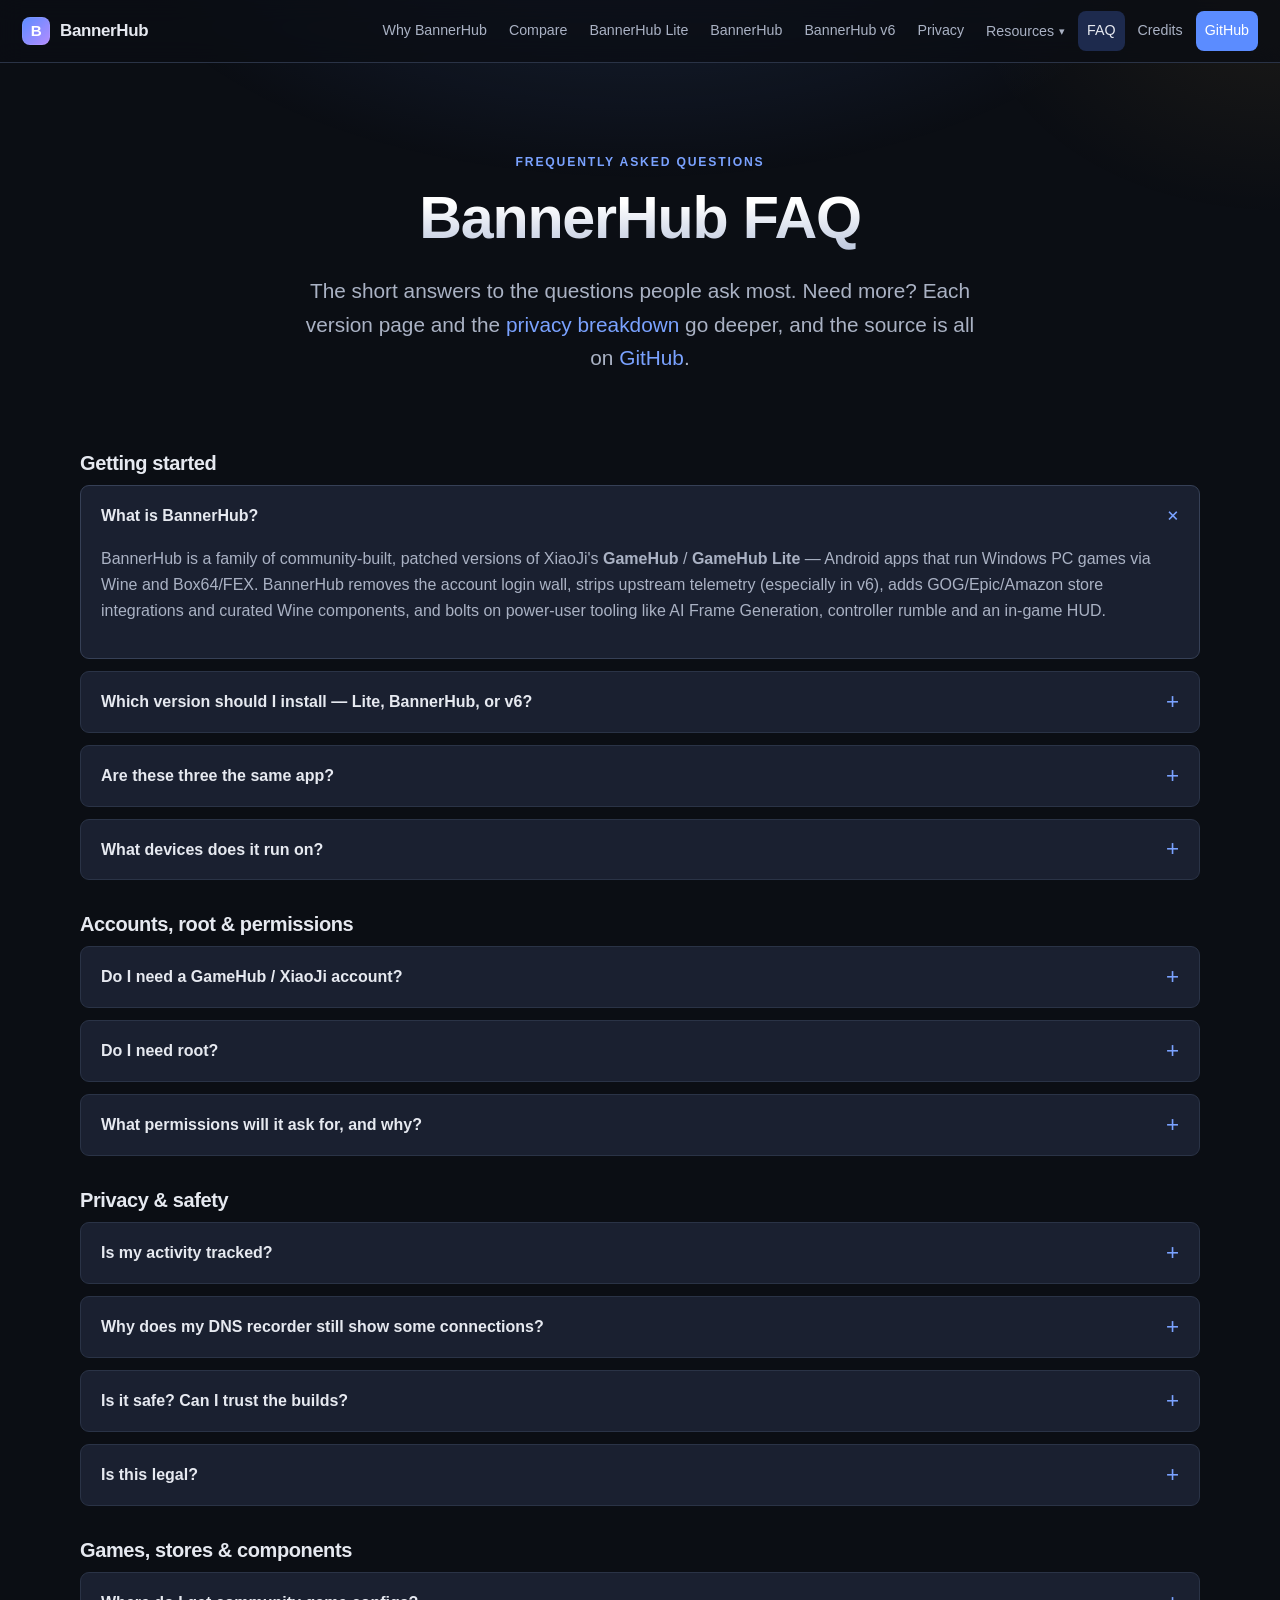
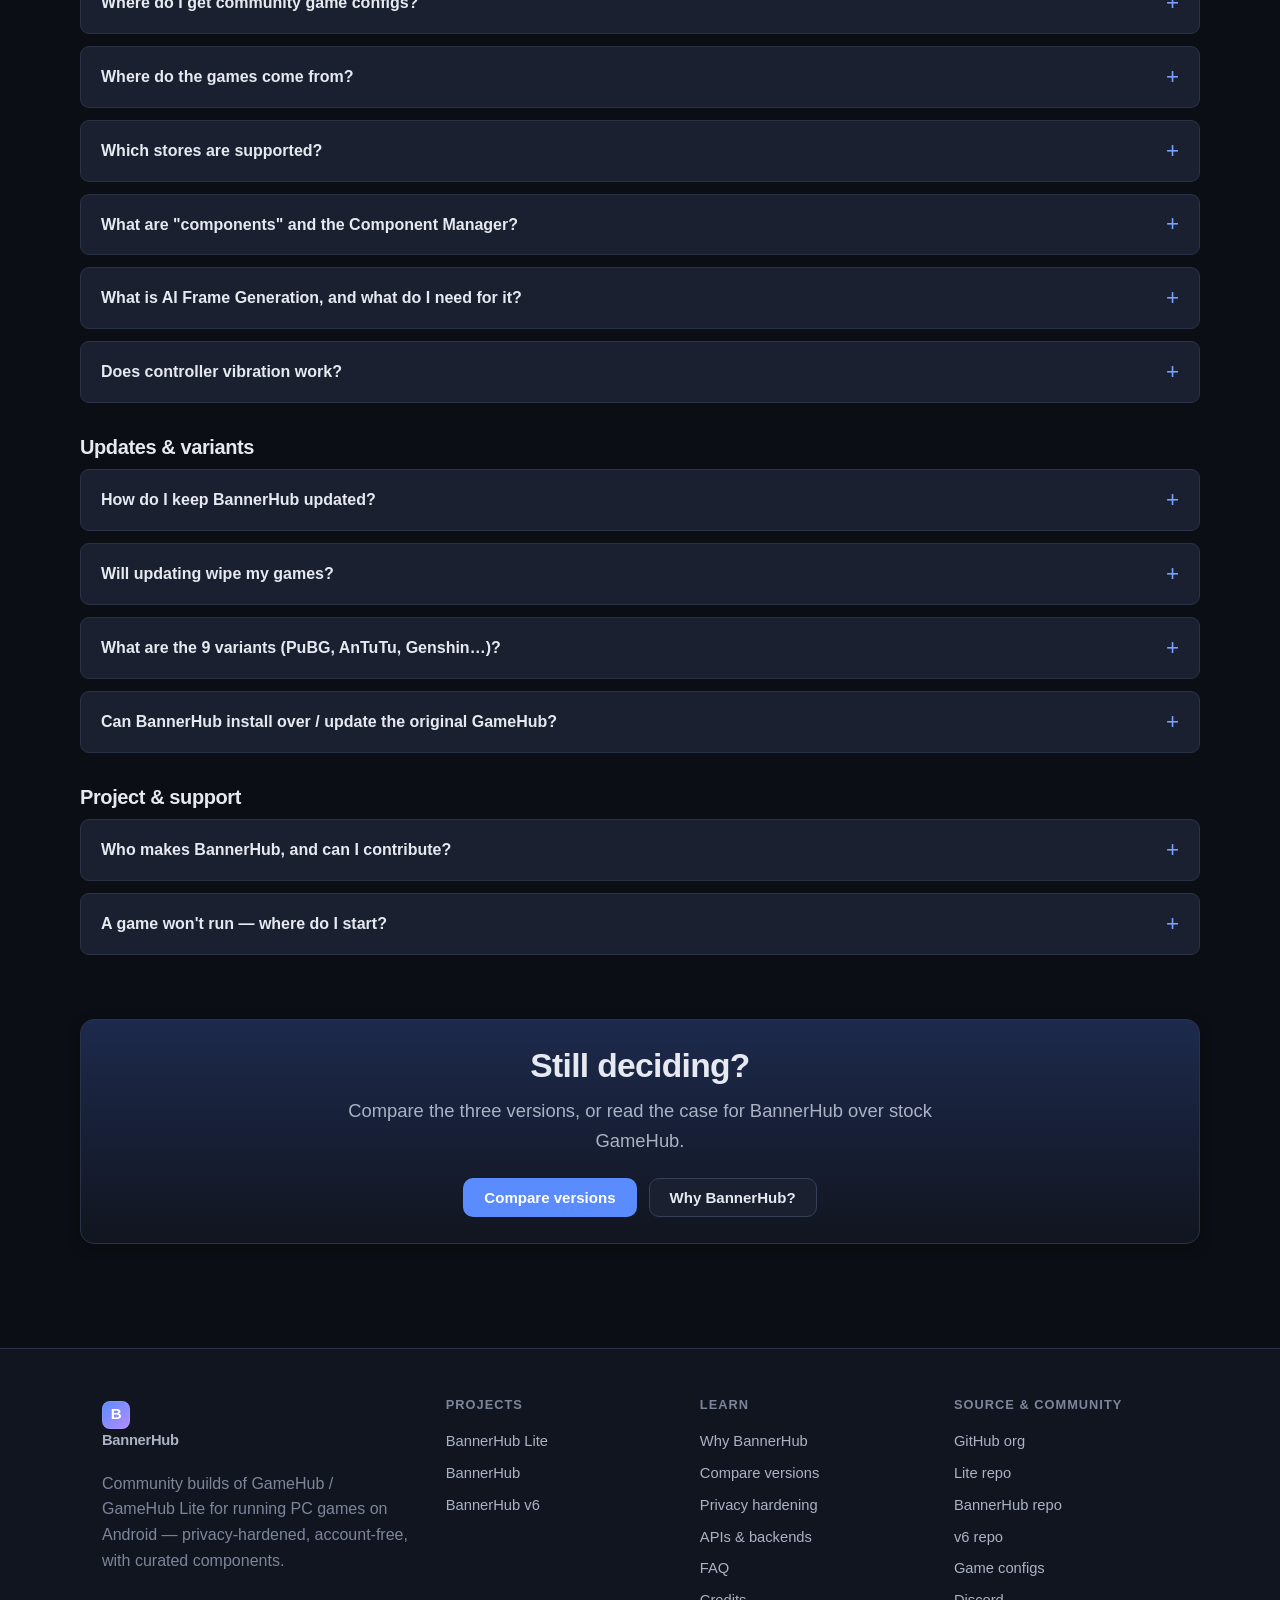
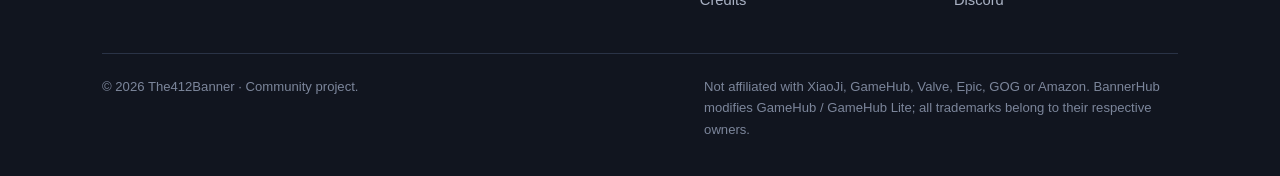
<file: faq.html>
<!DOCTYPE html>
<html lang="en">
<head>
<meta charset="utf-8">
<meta name="viewport" content="width=device-width, initial-scale=1">
<title>FAQ — BannerHub</title>
<meta name="description" content="Frequently asked questions about BannerHub, BannerHub Lite and BannerHub v6 — which to install, accounts, root, stores, privacy, updates, devices and more.">
<link rel="stylesheet" href="assets/css/style.css">
<link rel="icon" href="data:image/svg+xml,%3Csvg xmlns='http://www.w3.org/2000/svg' viewBox='0 0 32 32'%3E%3Crect width='32' height='32' rx='8' fill='%235b8cff'/%3E%3Ctext x='16' y='23' font-size='20' font-family='sans-serif' font-weight='900' fill='white' text-anchor='middle'%3EB%3C/text%3E%3C/svg%3E">
</head>
<body>

<header class="site-header">
  <div class="wrap nav">
    <a class="brand" href="index.html"><span class="logo">B</span> BannerHub</a>
    <button class="nav-toggle" aria-label="Toggle menu" aria-expanded="false">☰</button>
    <nav class="nav-links">
      <a href="why.html">Why BannerHub</a>
      <a href="compare.html">Compare</a>
      <a href="lite.html">BannerHub Lite</a>
      <a href="bannerhub.html">BannerHub</a>
      <a href="v6.html">BannerHub v6</a>
      <a href="v6-privacy.html">Privacy</a>
      <div class="nav-dd">
        <button class="nav-dd-toggle" type="button" aria-haspopup="true" aria-expanded="false">Resources <span class="car">▾</span></button>
        <div class="nav-dd-menu">
          <a href="apis.html">APIs</a>
          <a href="configs.html">Configs</a>
          <a href="https://the412banner.github.io/bannerhub-game-configs/" target="_blank" rel="noopener">Config Library ↗</a>
        </div>
      </div>
      <a href="faq.html">FAQ</a>
      <a href="credits.html">Credits</a>
      <a class="nav-cta" href="https://github.com/The412Banner" target="_blank" rel="noopener">GitHub</a>
    </nav>
  </div>
</header>

<main>
  <section class="hero wrap" style="padding-bottom:24px">
    <p class="eyebrow">Frequently asked questions</p>
    <h1>BannerHub FAQ</h1>
    <p class="lead" style="margin:0 auto">The short answers to the questions people ask most. Need more? Each version page and the <a href="v6-privacy.html">privacy breakdown</a> go deeper, and the source is all on <a href="https://github.com/The412Banner" target="_blank" rel="noopener">GitHub</a>.</p>
  </section>

  <section class="section wrap" style="padding-top:20px">

    <h3 class="fade-up">Getting started</h3>
    <div class="faq fade-up">
      <details open>
        <summary>What is BannerHub?</summary>
        <div class="faq-body"><p>BannerHub is a family of community-built, patched versions of XiaoJi's <b>GameHub</b> / <b>GameHub Lite</b> — Android apps that run Windows PC games via Wine and Box64/FEX. BannerHub removes the account login wall, strips upstream telemetry (especially in v6), adds GOG/Epic/Amazon store integrations and curated Wine components, and bolts on power-user tooling like AI Frame Generation, controller rumble and an in-game HUD.</p></div>
      </details>
      <details>
        <summary>Which version should I install — Lite, BannerHub, or v6?</summary>
        <div class="faq-body">
          <p><b>BannerHub</b> (v3.8.x) is the most mature, full-featured choice for most people. <b>BannerHub Lite</b> is the lighter build for lower-end or storage-limited devices. <b>BannerHub v6</b> is the newest base (GameHub 6.3.1) with bytecode-level privacy hardening, but is still a work in progress with different game compatibility.</p>
          <p>See the full <a href="compare.html">side-by-side comparison</a> to decide.</p>
        </div>
      </details>
      <details>
        <summary>Are these three the same app?</summary>
        <div class="faq-body"><p>No — they're <b>separate projects</b> on different GameHub bases, each with its own package names, signing keystore and component backend. They install side-by-side but <b>cannot update over one another</b>. To switch products, uninstall the old one first.</p></div>
      </details>
      <details>
        <summary>What devices does it run on?</summary>
        <div class="faq-body"><p>Modern 64-bit Android phones/tablets (arm64-v8a); x86_64 builds also exist. Many features (AI Frame Generation, GPU spoofing) work best on <b>Qualcomm Adreno</b> GPUs. Performance varies a lot by SoC, GPU driver and the specific game.</p></div>
      </details>
    </div>

    <h3 class="fade-up">Accounts, root &amp; permissions</h3>
    <div class="faq fade-up">
      <details>
        <summary>Do I need a GameHub / XiaoJi account?</summary>
        <div class="faq-body"><p>No. BannerHub's login-bypass drops you straight to the home screen — import and play with no account. You only sign in to <b>GOG / Epic / Amazon</b> if you want to download games you own from those stores.</p></div>
      </details>
      <details>
        <summary>Do I need root?</summary>
        <div class="faq-body"><p>No — the vast majority of features work without root. Root only unlocks a few performance extras: sustained-performance mode, CPU governor pinning and Adreno clock locking (and v6's in-game performance overlay). Everything else runs unrooted.</p></div>
      </details>
      <details>
        <summary>What permissions will it ask for, and why?</summary>
        <div class="faq-body"><p>Typically <b>Post Notifications</b> (download progress/completion alerts for Epic/GOG/Amazon) and <b>Files &amp; Media / all-files access</b> (to save games to your SD card). BannerHub v6 also <em>removes</em> permissions — the Ad-ID / ADSERVICES permissions are stripped out entirely.</p></div>
      </details>
    </div>

    <h3 class="fade-up">Privacy &amp; safety</h3>
    <div class="faq fade-up">
      <details>
        <summary>Is my activity tracked?</summary>
        <div class="faq-body"><p>BannerHub v6 kills eight upstream telemetry channels (Firebase Analytics + Crashlytics, GMS Measurement, Mob Push, Ad-ID, OTA, heartbeat and XiaoJi's analytics endpoints) at the bytecode/manifest level — verified as zero tracking-server connections in on-device testing (most recently a live capture on the 6.0.9 stable). It also honestly documents the connections that <em>remain</em> (image CDNs, Google Play Services, XiaoJi's functional account backend, and the BannerHub catalog Worker). See the <a href="v6-privacy.html">privacy page</a>. The 5.x builds (Lite &amp; BannerHub) neutralise the in-app update phone-home but don't ship the full v6 hardening stack.</p></div>
      </details>
      <details>
        <summary>Why does my DNS recorder still show some connections?</summary>
        <div class="faq-body"><p>Because BannerHub doesn't pretend the device goes silent. Cover-art CDNs (<code>bigeyes.com</code>, Steam's Akamai), Google Play Services (a system component we can't patch), XiaoJi's functional account backend, GOG/Steam vendor endpoints, and the BannerHub catalog Worker are all expected and explained on the <a href="v6-privacy.html#leave">privacy page</a>. None carry per-user telemetry.</p></div>
      </details>
      <details>
        <summary>Is it safe? Can I trust the builds?</summary>
        <div class="faq-body"><p>Every patch is open source and built in CI, so you can read exactly what changed and rebuild it. Privacy claims come with step-by-step verification (DNS recorder, logcat, manifest &amp; smali checks). As with any sideloaded APK, install only official stable releases from the GitHub repos — not random re-uploads or CI artifacts.</p></div>
      </details>
      <details>
        <summary>Is this legal?</summary>
        <div class="faq-body"><p>BannerHub is a community modification of GameHub for running games <b>you own</b>. It doesn't include or distribute any games — you bring your own from GOG, Epic, Amazon, Steam or your own files. BannerHub is not affiliated with XiaoJi, Valve, Epic, GOG or Amazon; respect each platform's terms and only run software you're entitled to.</p></div>
      </details>
    </div>

    <h3 class="fade-up">Games, stores &amp; components</h3>
    <div class="faq fade-up">
      <details>
        <summary>Where do I get community game configs?</summary>
        <div class="faq-body"><p>BannerHub has a community library of per-game Wine / DXVK / component configs. Browse, search by game, filter by device and download them at <a href="https://the412banner.github.io/bannerhub-game-configs/" target="_blank" rel="noopener">the412banner.github.io/bannerhub-game-configs</a> (or contribute via the <a href="https://github.com/The412Banner/bannerhub-game-configs" target="_blank" rel="noopener">repo</a>). BannerHub also browses and installs them in-app, and configs are cross-compatible between BannerHub and BannerHub Lite.</p></div>
      </details>
      <details>
        <summary>Where do the games come from?</summary>
        <div class="faq-body"><p>From <b>you</b>. Sign in to GOG, Epic or Amazon to download titles you own, use the native Steam path, or import your own PC games / installers directly. BannerHub provides the runtime and the tooling — not the games.</p></div>
      </details>
      <details>
        <summary>Which stores are supported?</summary>
        <div class="faq-body"><p>BannerHub and BannerHub Lite support <b>GOG, Epic (incl. EOS online auth on BannerHub), Amazon and Steam</b>. BannerHub v6 currently focuses on a curated catalog plus <b>Steam and GOG</b>, with Epic &amp; Amazon on the roadmap. See the <a href="compare.html">comparison</a>.</p></div>
      </details>
      <details>
        <summary>What are "components" and the Component Manager?</summary>
        <div class="faq-body"><p>Components are the translation layers that make PC games run: <b>DXVK, VKD3D-Proton, Box64, FEXCore, Mesa Turnip GPU drivers</b> and Wine/Proton containers. The in-app Component Manager downloads, injects, backs up and removes them from curated repositories — so you can pair each game with the build that runs it best.</p></div>
      </details>
      <details>
        <summary>What is AI Frame Generation, and what do I need for it?</summary>
        <div class="faq-body"><p>An in-game menu that drives GameHub's optical-flow frame-interpolation engine to boost FPS (roughly 1.8–1.9× at 2× on supported hardware). It relies on <code>VK_NV_optical_flow</code>, currently exposed mainly by <b>Qualcomm Adreno</b> drivers — the menu works elsewhere but interpolation is skipped on non-Adreno GPUs. Available in BannerHub (v3.7.0+) and Lite (v1.0.2+).</p></div>
      </details>
      <details>
        <summary>Does controller vibration work?</summary>
        <div class="faq-body"><p>Yes — BannerHub routes real XInput dual-motor rumble into Android's vibrator, configurable per game. It's XInput-only (the standard for modern games); a few DirectInput force-feedback titles won't rumble. DualSense/DualShock work over USB &amp; Bluetooth; Xbox/8BitDo XInput pads need <b>Bluetooth</b> for rumble.</p></div>
      </details>
    </div>

    <h3 class="fade-up">Updates &amp; variants</h3>
    <div class="faq fade-up">
      <details>
        <summary>How do I keep BannerHub updated?</summary>
        <div class="faq-body"><p>Watch the GitHub releases page, or add the repo to <a href="https://github.com/ImranR98/Obtainium" target="_blank" rel="noopener">Obtainium</a> with "Reconcile version string with version detected from OS" enabled — BannerHub reports its own version so updates are detected correctly. The in-app GameHub updater is intentionally disabled so it can't replace BannerHub with stock GameHub.</p></div>
      </details>
      <details>
        <summary>Will updating wipe my games?</summary>
        <div class="faq-body"><p>Within a product line, recent releases install <b>in place</b> (same keystore) and keep your data. You only need to uninstall first when the signing certificate changed (older builds) or when switching between the three different products. Always back up first if unsure.</p></div>
      </details>
      <details>
        <summary>What are the 9 variants (PuBG, AnTuTu, Genshin…)?</summary>
        <div class="faq-body"><p>Each variant uses a different package name (spoofing apps like PuBG or AnTuTu) so multiple builds — and the original GameHub — coexist on one device, and so some performance-profiling can be triggered. Most people just want the <b>Normal</b> variant. Note: spoof variants can push the device harder and run hotter — use with cooling.</p></div>
      </details>
      <details>
        <summary>Can BannerHub install over / update the original GameHub?</summary>
        <div class="faq-body"><p>Only the <b>Original</b> variant (which keeps GameHub's package name) replaces a stock install — and only after uninstalling, since the signing certificate differs. The other variants install alongside GameHub as separate apps.</p></div>
      </details>
    </div>

    <h3 class="fade-up">Project &amp; support</h3>
    <div class="faq fade-up">
      <details>
        <summary>Who makes BannerHub, and can I contribute?</summary>
        <div class="faq-body"><p>It's a community project under <a href="https://github.com/The412Banner" target="_blank" rel="noopener">The412Banner</a> on GitHub, building on the work of the GameHub team, ReVanced, GameNative, TideGear and many component projects (DXVK, VKD3D-Proton, Box64, FEX, Mesa Turnip). Issues, configs and PRs are welcome — and you can <a href="https://discord.gg/n8S4G2WZQ4" target="_blank" rel="noopener">join the Discord</a>.</p></div>
      </details>
      <details>
        <summary>A game won't run — where do I start?</summary>
        <div class="faq-body"><p>Open the game's PC settings and try a different component combo (Wine/Proton container, DXVK, Box64 preset). Check the community config library (in BannerHub) for a known-good config for your device. On v6 (6.0.7 and newer bases), GameHub's own native GPU-spoof setting can clear "unsupported video card" errors. (On the older 6.0.4 v6 line, BannerHub added per-game GPU Spoof and a Legacy renderer toggle for that — both are 6.0.4-only.) Then ask in the Discord with your device + logcat.</p></div>
      </details>
    </div>

  </section>

  <section class="wrap section" style="padding-top:0">
    <div class="card center fade-up" style="background:linear-gradient(180deg,var(--primary-dim),var(--bg-2))">
      <h2 style="margin-bottom:.3em">Still deciding?</h2>
      <p class="lead" style="margin:0 auto 22px">Compare the three versions, or read the case for BannerHub over stock GameHub.</p>
      <div class="btn-row" style="justify-content:center">
        <a class="btn btn-primary" href="compare.html">Compare versions</a>
        <a class="btn btn-ghost" href="why.html">Why BannerHub?</a>
      </div>
    </div>
  </section>

</main>

<footer class="site-footer">
  <div class="wrap">
    <div class="foot-grid">
      <div>
        <a class="brand" href="index.html"><span class="logo">B</span> BannerHub</a>
        <p class="foot-disc muted" style="margin-top:14px">Community builds of GameHub / GameHub&nbsp;Lite for running PC games on Android — privacy-hardened, account-free, with curated components.</p>
      </div>
      <div><h4>Projects</h4><a href="lite.html">BannerHub Lite</a><a href="bannerhub.html">BannerHub</a><a href="v6.html">BannerHub v6</a></div>
      <div><h4>Learn</h4><a href="why.html">Why BannerHub</a><a href="compare.html">Compare versions</a><a href="v6-privacy.html">Privacy hardening</a><a href="apis.html">APIs &amp; backends</a><a href="faq.html">FAQ</a><a href="credits.html">Credits</a></div>
      <div><h4>Source &amp; community</h4><a href="https://github.com/The412Banner" target="_blank" rel="noopener">GitHub org</a><a href="https://github.com/The412Banner/Bannerhub-Lite" target="_blank" rel="noopener">Lite repo</a><a href="https://github.com/The412Banner/BannerHub" target="_blank" rel="noopener">BannerHub repo</a><a href="https://github.com/The412Banner/bannerhub-revanced" target="_blank" rel="noopener">v6 repo</a><a href="configs.html">Game configs</a><a href="https://discord.gg/n8S4G2WZQ4" target="_blank" rel="noopener">Discord</a></div>
    </div>
    <div class="foot-bottom">
      <span>© <span id="year">2026</span> The412Banner · Community project.</span>
      <span class="foot-disc">Not affiliated with XiaoJi, GameHub, Valve, Epic, GOG or Amazon. BannerHub modifies GameHub / GameHub&nbsp;Lite; all trademarks belong to their respective owners.</span>
    </div>
  </div>
</footer>

<script src="assets/js/main.js"></script>
</body>
</html>
</file>
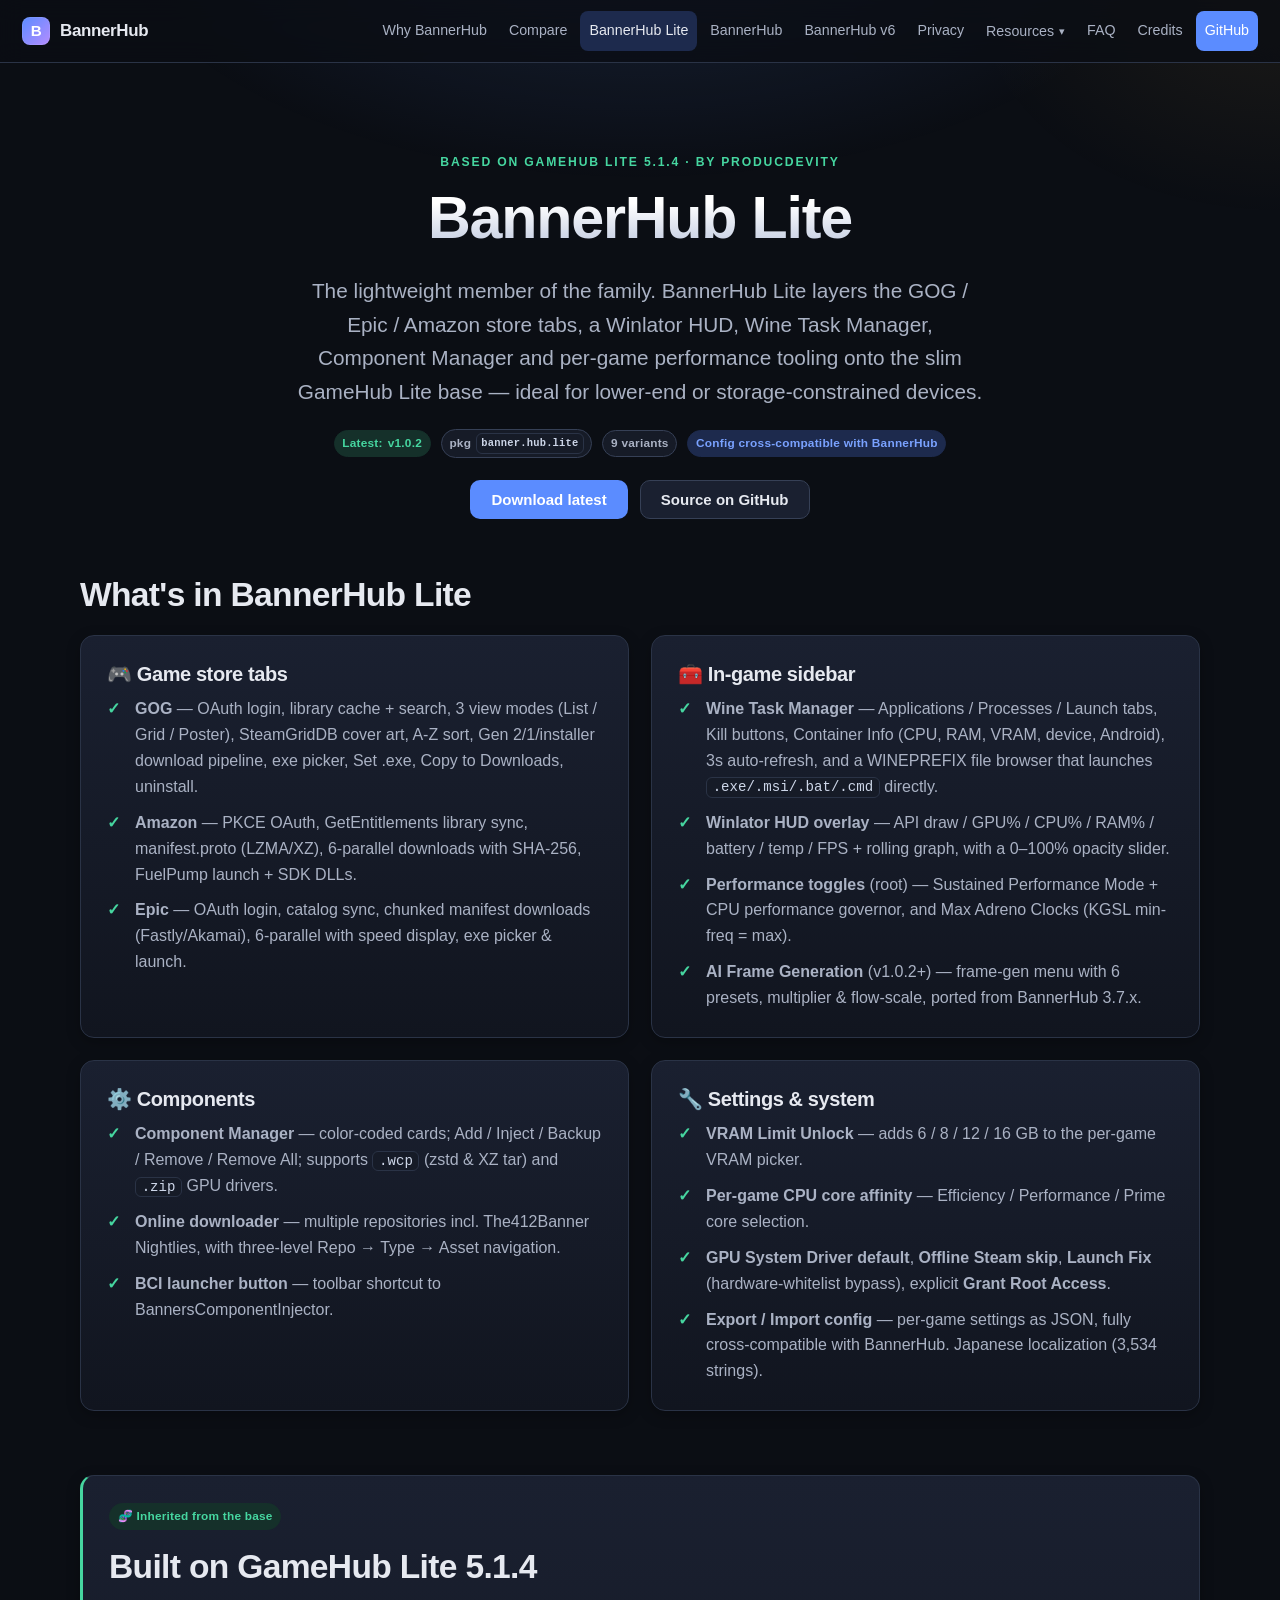
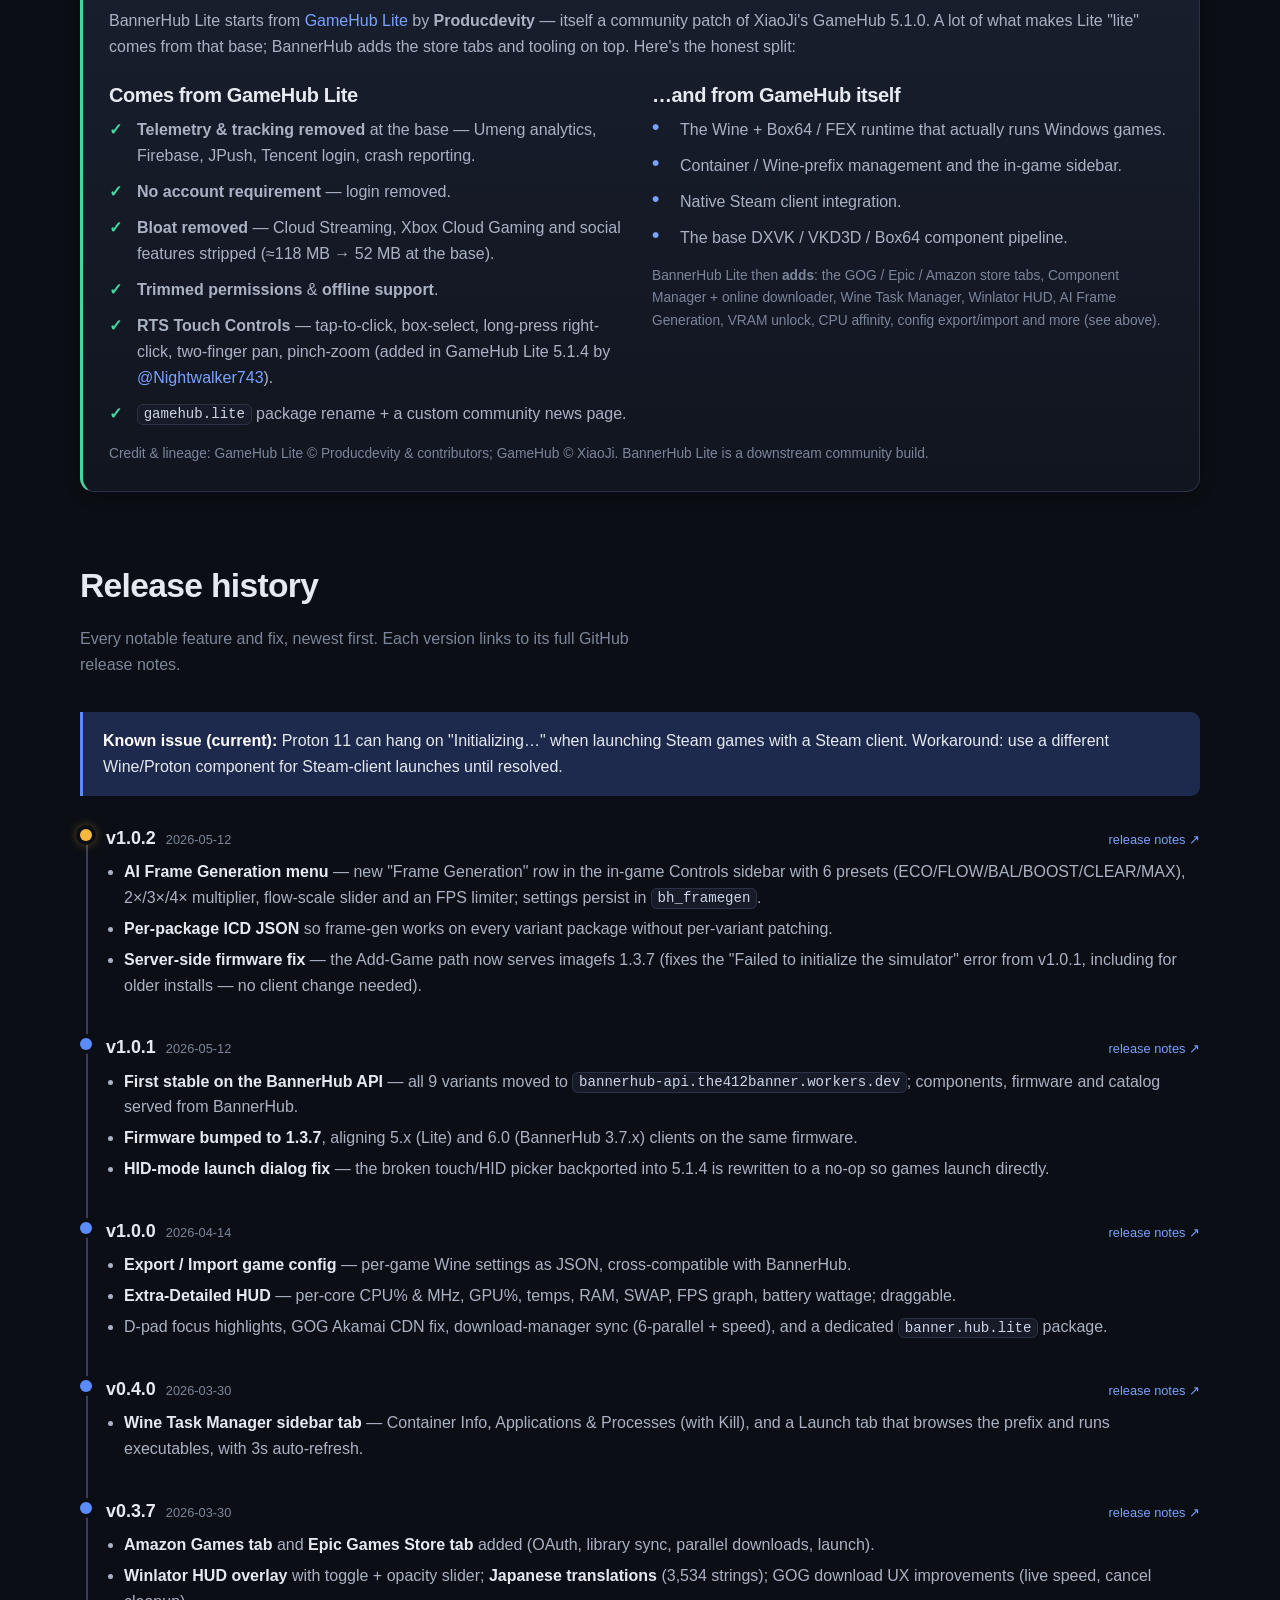
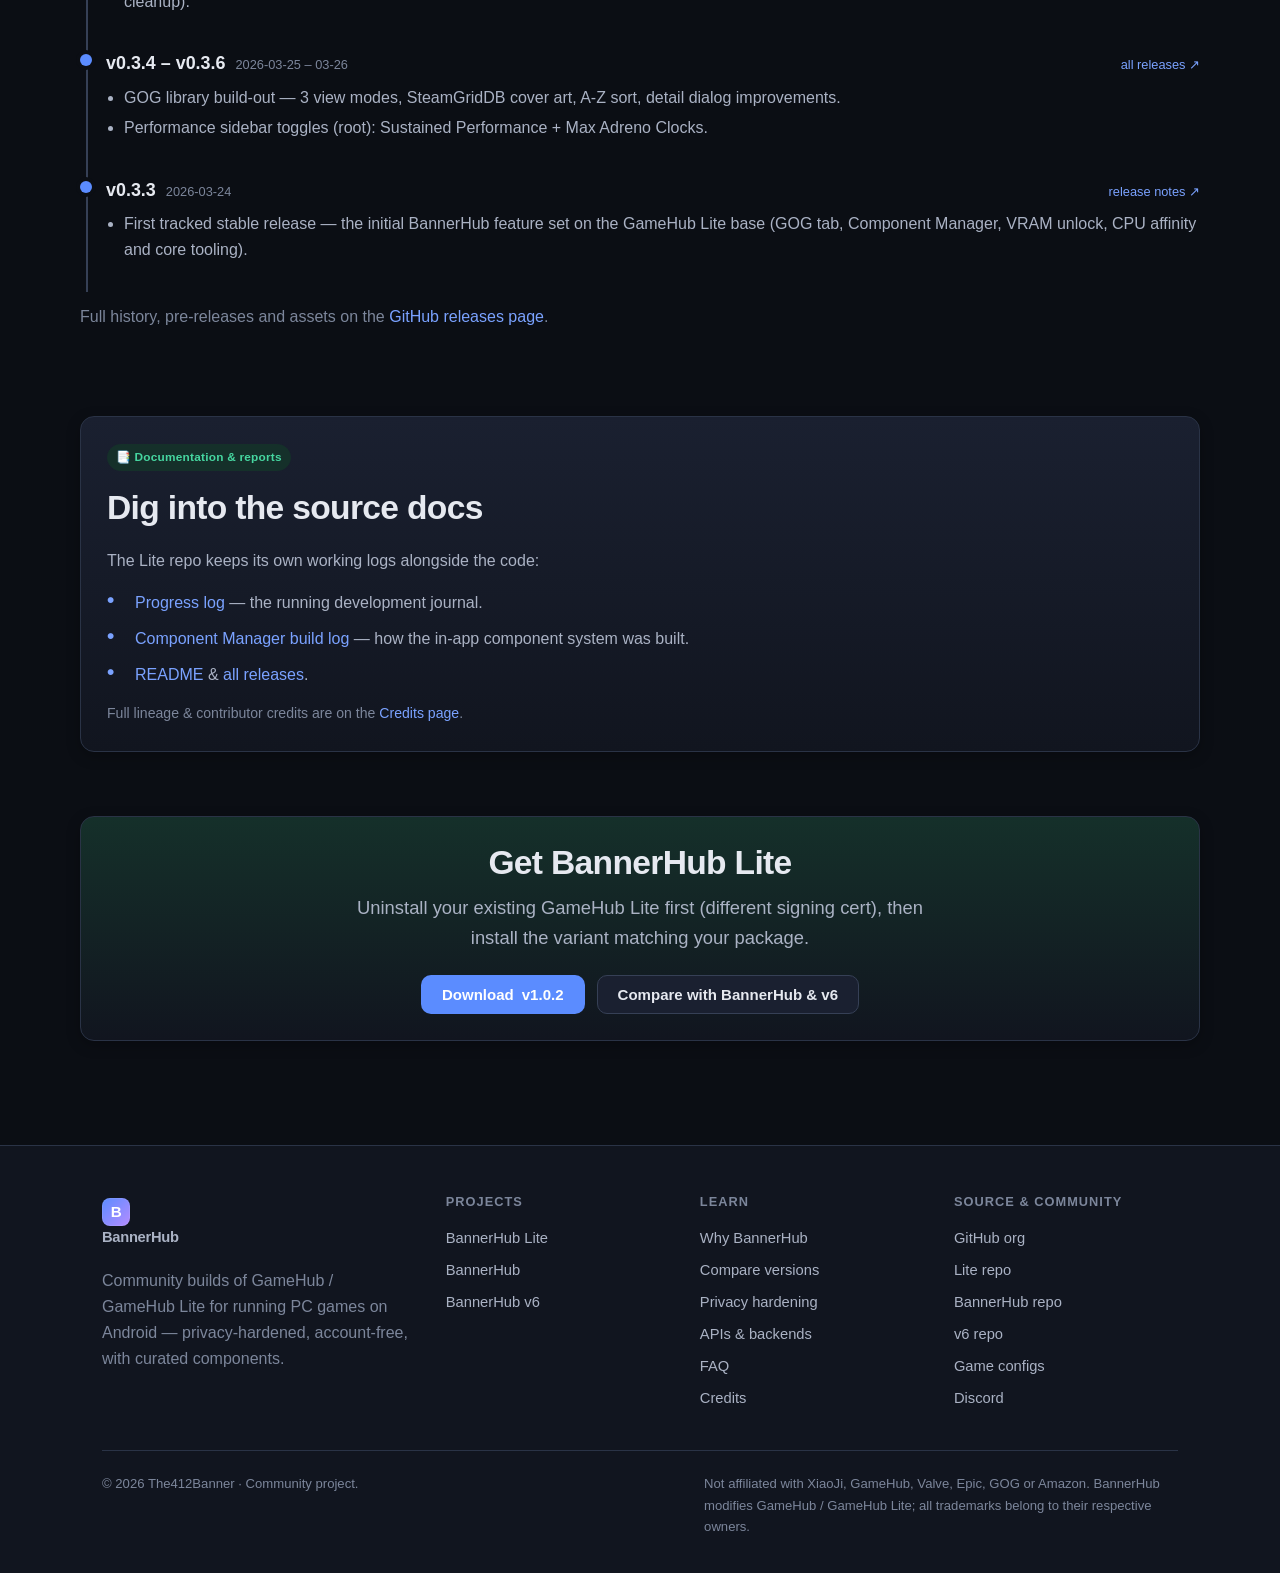
<file: lite.html>
<!DOCTYPE html>
<html lang="en">
<head>
<meta charset="utf-8">
<meta name="viewport" content="width=device-width, initial-scale=1">
<title>BannerHub Lite — features &amp; changelog</title>
<meta name="description" content="BannerHub Lite — the lightweight build based on GameHub Lite 5.1.4. GOG/Epic/Amazon stores, Wine Task Manager, Winlator HUD, Component Manager and per-game performance tooling. Full feature list and per-release changelog.">
<link rel="stylesheet" href="assets/css/style.css">
<link rel="icon" href="data:image/svg+xml,%3Csvg xmlns='http://www.w3.org/2000/svg' viewBox='0 0 32 32'%3E%3Crect width='32' height='32' rx='8' fill='%2346d6a0'/%3E%3Ctext x='16' y='23' font-size='20' font-family='sans-serif' font-weight='900' fill='white' text-anchor='middle'%3EB%3C/text%3E%3C/svg%3E">
</head>
<body>

<header class="site-header">
  <div class="wrap nav">
    <a class="brand" href="index.html"><span class="logo">B</span> BannerHub</a>
    <button class="nav-toggle" aria-label="Toggle menu" aria-expanded="false">☰</button>
    <nav class="nav-links">
      <a href="why.html">Why BannerHub</a>
      <a href="compare.html">Compare</a>
      <a href="lite.html">BannerHub Lite</a>
      <a href="bannerhub.html">BannerHub</a>
      <a href="v6.html">BannerHub v6</a>
      <a href="v6-privacy.html">Privacy</a>
      <div class="nav-dd">
        <button class="nav-dd-toggle" type="button" aria-haspopup="true" aria-expanded="false">Resources <span class="car">▾</span></button>
        <div class="nav-dd-menu">
          <a href="apis.html">APIs</a>
          <a href="configs.html">Configs</a>
          <a href="https://the412banner.github.io/bannerhub-game-configs/" target="_blank" rel="noopener">Config Library ↗</a>
        </div>
      </div>
      <a href="faq.html">FAQ</a>
      <a href="credits.html">Credits</a>
      <a class="nav-cta" href="https://github.com/The412Banner" target="_blank" rel="noopener">GitHub</a>
    </nav>
  </div>
</header>

<main>
  <section class="hero wrap" style="padding-bottom:26px">
    <p class="eyebrow" style="color:var(--green)">Based on GameHub Lite 5.1.4 · by Producdevity</p>
    <h1>BannerHub Lite</h1>
    <p class="lead" style="margin:0 auto">The lightweight member of the family. BannerHub Lite layers the GOG / Epic / Amazon store tabs, a Winlator HUD, Wine Task Manager, Component Manager and per-game performance tooling onto the slim GameHub&nbsp;Lite base — ideal for lower-end or storage-constrained devices.</p>
    <div class="pill-row" style="justify-content:center;margin-top:20px">
      <span class="badge ver">Latest: <span data-auto="ver:lite">v1.0.2</span></span>
      <span class="badge">pkg <code>banner.hub.lite</code></span>
      <span class="badge">9 variants</span>
      <span class="badge blue">Config cross-compatible with BannerHub</span>
    </div>
    <div class="btn-row" style="justify-content:center;margin-top:22px">
      <a class="btn btn-primary" href="https://github.com/The412Banner/Bannerhub-Lite/releases/latest" target="_blank" rel="noopener">Download latest</a>
      <a class="btn btn-ghost" href="https://github.com/The412Banner/Bannerhub-Lite" target="_blank" rel="noopener">Source on GitHub</a>
    </div>
  </section>

  <!-- FEATURE SET -->
  <section class="section wrap" style="padding-top:30px">
    <h2 class="fade-up">What's in BannerHub Lite</h2>
    <div class="grid grid-2" style="margin-top:20px">
      <div class="card fade-up">
        <h3 style="margin-top:0">🎮 Game store tabs</h3>
        <ul class="flist">
          <li><b>GOG</b> — OAuth login, library cache + search, 3 view modes (List / Grid / Poster), SteamGridDB cover art, A-Z sort, Gen 2/1/installer download pipeline, exe picker, Set&nbsp;.exe, Copy to Downloads, uninstall.</li>
          <li><b>Amazon</b> — PKCE OAuth, GetEntitlements library sync, manifest.proto (LZMA/XZ), 6-parallel downloads with SHA-256, FuelPump launch + SDK DLLs.</li>
          <li><b>Epic</b> — OAuth login, catalog sync, chunked manifest downloads (Fastly/Akamai), 6-parallel with speed display, exe picker &amp; launch.</li>
        </ul>
      </div>
      <div class="card fade-up">
        <h3 style="margin-top:0">🧰 In-game sidebar</h3>
        <ul class="flist">
          <li><b>Wine Task Manager</b> — Applications / Processes / Launch tabs, Kill buttons, Container Info (CPU, RAM, VRAM, device, Android), 3s auto-refresh, and a WINEPREFIX file browser that launches <code>.exe/.msi/.bat/.cmd</code> directly.</li>
          <li><b>Winlator HUD overlay</b> — API draw / GPU% / CPU% / RAM% / battery / temp / FPS + rolling graph, with a 0–100% opacity slider.</li>
          <li><b>Performance toggles</b> (root) — Sustained Performance Mode + CPU performance governor, and Max Adreno Clocks (KGSL min-freq = max).</li>
          <li><b>AI Frame Generation</b> (v1.0.2+) — frame-gen menu with 6 presets, multiplier &amp; flow-scale, ported from BannerHub 3.7.x.</li>
        </ul>
      </div>
      <div class="card fade-up">
        <h3 style="margin-top:0">⚙️ Components</h3>
        <ul class="flist">
          <li><b>Component Manager</b> — color-coded cards; Add / Inject / Backup / Remove / Remove All; supports <code>.wcp</code> (zstd &amp; XZ tar) and <code>.zip</code> GPU drivers.</li>
          <li><b>Online downloader</b> — multiple repositories incl. The412Banner Nightlies, with three-level Repo → Type → Asset navigation.</li>
          <li><b>BCI launcher button</b> — toolbar shortcut to BannersComponentInjector.</li>
        </ul>
      </div>
      <div class="card fade-up">
        <h3 style="margin-top:0">🔧 Settings &amp; system</h3>
        <ul class="flist">
          <li><b>VRAM Limit Unlock</b> — adds 6 / 8 / 12 / 16 GB to the per-game VRAM picker.</li>
          <li><b>Per-game CPU core affinity</b> — Efficiency / Performance / Prime core selection.</li>
          <li><b>GPU System Driver default</b>, <b>Offline Steam skip</b>, <b>Launch Fix</b> (hardware-whitelist bypass), explicit <b>Grant Root Access</b>.</li>
          <li><b>Export / Import config</b> — per-game settings as JSON, fully cross-compatible with BannerHub. Japanese localization (3,534 strings).</li>
        </ul>
      </div>
    </div>
  </section>

  <!-- INHERITED -->
  <section class="section wrap" style="padding-top:0">
    <div class="card fade-up" style="border-left:3px solid var(--green)">
      <span class="badge" style="color:var(--green);border-color:var(--green-dim);background:var(--green-dim)">🧬 Inherited from the base</span>
      <h2 style="margin-top:.5em">Built on GameHub&nbsp;Lite 5.1.4</h2>
      <p>BannerHub Lite starts from <a href="https://github.com/Producdevity/gamehub-lite" target="_blank" rel="noopener">GameHub&nbsp;Lite</a> by <b>Producdevity</b> — itself a community patch of XiaoJi's GameHub 5.1.0. A lot of what makes Lite "lite" comes from that base; BannerHub adds the store tabs and tooling on top. Here's the honest split:</p>
      <div class="grid grid-2" style="margin-top:6px">
        <div>
          <h3 style="margin-top:.4em">Comes from GameHub&nbsp;Lite</h3>
          <ul class="flist">
            <li><b>Telemetry &amp; tracking removed</b> at the base — Umeng analytics, Firebase, JPush, Tencent login, crash reporting.</li>
            <li><b>No account requirement</b> — login removed.</li>
            <li><b>Bloat removed</b> — Cloud Streaming, Xbox Cloud Gaming and social features stripped (≈118 MB → 52 MB at the base).</li>
            <li><b>Trimmed permissions</b> &amp; <b>offline support</b>.</li>
            <li><b>RTS Touch Controls</b> — tap-to-click, box-select, long-press right-click, two-finger pan, pinch-zoom (added in GameHub&nbsp;Lite 5.1.4 by <a href="https://github.com/Nightwalker743" target="_blank" rel="noopener">@Nightwalker743</a>).</li>
            <li><code>gamehub.lite</code> package rename + a custom community news page.</li>
          </ul>
        </div>
        <div>
          <h3 style="margin-top:.4em">…and from GameHub itself</h3>
          <ul class="flist dot">
            <li>The Wine + Box64 / FEX runtime that actually runs Windows games.</li>
            <li>Container / Wine-prefix management and the in-game sidebar.</li>
            <li>Native Steam client integration.</li>
            <li>The base DXVK / VKD3D / Box64 component pipeline.</li>
          </ul>
          <p class="muted" style="margin-top:14px;font-size:.86rem">BannerHub Lite then <b>adds</b>: the GOG / Epic / Amazon store tabs, Component Manager + online downloader, Wine Task Manager, Winlator HUD, AI Frame Generation, VRAM unlock, CPU affinity, config export/import and more (see above).</p>
        </div>
      </div>
      <p class="muted" style="margin:16px 0 0;font-size:.86rem">Credit &amp; lineage: GameHub Lite © Producdevity &amp; contributors; GameHub © XiaoJi. BannerHub Lite is a downstream community build.</p>
    </div>
  </section>

  <!-- CHANGELOG -->
  <section class="section wrap" style="padding-top:10px">
    <div class="sec-head"><h2>Release history</h2><p class="muted">Every notable feature and fix, newest first. Each version links to its full GitHub release notes.</p></div>

    <div class="note" style="margin-bottom:28px">
      <p><strong>Known issue (current):</strong> Proton 11 can hang on "Initializing…" when launching Steam games with a Steam client. Workaround: use a different Wine/Proton component for Steam-client launches until resolved.</p>
    </div>

    <div class="timeline">

      <div class="rel latest fade-up">
        <div class="rel-head"><span class="ver">v1.0.2</span><span class="date">2026-05-12</span><a class="src" href="https://github.com/The412Banner/Bannerhub-Lite/releases/tag/v1.0.2" target="_blank" rel="noopener">release notes ↗</a></div>
        <ul>
          <li><b>AI Frame Generation menu</b> — new "Frame Generation" row in the in-game Controls sidebar with 6 presets (ECO/FLOW/BAL/BOOST/CLEAR/MAX), 2×/3×/4× multiplier, flow-scale slider and an FPS limiter; settings persist in <code>bh_framegen</code>.</li>
          <li><b>Per-package ICD JSON</b> so frame-gen works on every variant package without per-variant patching.</li>
          <li><b>Server-side firmware fix</b> — the Add-Game path now serves imagefs 1.3.7 (fixes the "Failed to initialize the simulator" error from v1.0.1, including for older installs — no client change needed).</li>
        </ul>
      </div>

      <div class="rel fade-up">
        <div class="rel-head"><span class="ver">v1.0.1</span><span class="date">2026-05-12</span><a class="src" href="https://github.com/The412Banner/Bannerhub-Lite/releases/tag/v1.0.1" target="_blank" rel="noopener">release notes ↗</a></div>
        <ul>
          <li><b>First stable on the BannerHub API</b> — all 9 variants moved to <code>bannerhub-api.the412banner.workers.dev</code>; components, firmware and catalog served from BannerHub.</li>
          <li><b>Firmware bumped to 1.3.7</b>, aligning 5.x (Lite) and 6.0 (BannerHub 3.7.x) clients on the same firmware.</li>
          <li><b>HID-mode launch dialog fix</b> — the broken touch/HID picker backported into 5.1.4 is rewritten to a no-op so games launch directly.</li>
        </ul>
      </div>

      <div class="rel fade-up">
        <div class="rel-head"><span class="ver">v1.0.0</span><span class="date">2026-04-14</span><a class="src" href="https://github.com/The412Banner/Bannerhub-Lite/releases/tag/v1.0.0" target="_blank" rel="noopener">release notes ↗</a></div>
        <ul>
          <li><b>Export / Import game config</b> — per-game Wine settings as JSON, cross-compatible with BannerHub.</li>
          <li><b>Extra-Detailed HUD</b> — per-core CPU% &amp; MHz, GPU%, temps, RAM, SWAP, FPS graph, battery wattage; draggable.</li>
          <li>D-pad focus highlights, GOG Akamai CDN fix, download-manager sync (6-parallel + speed), and a dedicated <code>banner.hub.lite</code> package.</li>
        </ul>
      </div>

      <div class="rel fade-up">
        <div class="rel-head"><span class="ver">v0.4.0</span><span class="date">2026-03-30</span><a class="src" href="https://github.com/The412Banner/Bannerhub-Lite/releases/tag/v0.4.0" target="_blank" rel="noopener">release notes ↗</a></div>
        <ul>
          <li><b>Wine Task Manager sidebar tab</b> — Container Info, Applications &amp; Processes (with Kill), and a Launch tab that browses the prefix and runs executables, with 3s auto-refresh.</li>
        </ul>
      </div>

      <div class="rel fade-up">
        <div class="rel-head"><span class="ver">v0.3.7</span><span class="date">2026-03-30</span><a class="src" href="https://github.com/The412Banner/Bannerhub-Lite/releases/tag/v0.3.7" target="_blank" rel="noopener">release notes ↗</a></div>
        <ul>
          <li><b>Amazon Games tab</b> and <b>Epic Games Store tab</b> added (OAuth, library sync, parallel downloads, launch).</li>
          <li><b>Winlator HUD overlay</b> with toggle + opacity slider; <b>Japanese translations</b> (3,534 strings); GOG download UX improvements (live speed, cancel cleanup).</li>
        </ul>
      </div>

      <div class="rel fade-up">
        <div class="rel-head"><span class="ver">v0.3.4 – v0.3.6</span><span class="date">2026-03-25 – 03-26</span><a class="src" href="https://github.com/The412Banner/Bannerhub-Lite/releases" target="_blank" rel="noopener">all releases ↗</a></div>
        <ul>
          <li>GOG library build-out — 3 view modes, SteamGridDB cover art, A-Z sort, detail dialog improvements.</li>
          <li>Performance sidebar toggles (root): Sustained Performance + Max Adreno Clocks.</li>
        </ul>
      </div>

      <div class="rel fade-up">
        <div class="rel-head"><span class="ver">v0.3.3</span><span class="date">2026-03-24</span><a class="src" href="https://github.com/The412Banner/Bannerhub-Lite/releases/tag/v0.3.3" target="_blank" rel="noopener">release notes ↗</a></div>
        <ul>
          <li>First tracked stable release — the initial BannerHub feature set on the GameHub Lite base (GOG tab, Component Manager, VRAM unlock, CPU affinity and core tooling).</li>
        </ul>
      </div>

    </div>

    <p class="muted" style="margin-top:6px">Full history, pre-releases and assets on the <a href="https://github.com/The412Banner/Bannerhub-Lite/releases" target="_blank" rel="noopener">GitHub releases page</a>.</p>
  </section>

  <!-- DOCS & REPORTS -->
  <section class="section wrap" style="padding-top:6px">
    <div class="card fade-up">
      <span class="badge" style="color:var(--green);border-color:var(--green-dim);background:var(--green-dim)">📑 Documentation &amp; reports</span>
      <h2 style="margin-top:.5em">Dig into the source docs</h2>
      <p>The Lite repo keeps its own working logs alongside the code:</p>
      <ul class="flist dot">
        <li><a href="https://github.com/The412Banner/Bannerhub-Lite/blob/main/PROGRESS_LOG.md" target="_blank" rel="noopener">Progress log</a> — the running development journal.</li>
        <li><a href="https://github.com/The412Banner/Bannerhub-Lite/blob/main/COMPONENT_MANAGER_BUILD_LOG.md" target="_blank" rel="noopener">Component Manager build log</a> — how the in-app component system was built.</li>
        <li><a href="https://github.com/The412Banner/Bannerhub-Lite/blob/main/README.md" target="_blank" rel="noopener">README</a> &amp; <a href="https://github.com/The412Banner/Bannerhub-Lite/releases" target="_blank" rel="noopener">all releases</a>.</li>
      </ul>
      <p class="muted" style="margin-bottom:0;font-size:.88rem">Full lineage &amp; contributor credits are on the <a href="credits.html">Credits page</a>.</p>
    </div>
  </section>

  <section class="wrap section" style="padding-top:0">
    <div class="card center fade-up" style="background:linear-gradient(180deg,var(--green-dim),var(--bg-2))">
      <h2 style="margin-bottom:.3em">Get BannerHub Lite</h2>
      <p class="lead" style="margin:0 auto 22px">Uninstall your existing GameHub Lite first (different signing cert), then install the variant matching your package.</p>
      <div class="btn-row" style="justify-content:center">
        <a class="btn btn-primary" href="https://github.com/The412Banner/Bannerhub-Lite/releases/latest" target="_blank" rel="noopener">Download <span data-auto="ver:lite">v1.0.2</span></a>
        <a class="btn btn-ghost" href="compare.html">Compare with BannerHub &amp; v6</a>
      </div>
    </div>
  </section>

</main>

<footer class="site-footer">
  <div class="wrap">
    <div class="foot-grid">
      <div>
        <a class="brand" href="index.html"><span class="logo">B</span> BannerHub</a>
        <p class="foot-disc muted" style="margin-top:14px">Community builds of GameHub / GameHub&nbsp;Lite for running PC games on Android — privacy-hardened, account-free, with curated components.</p>
      </div>
      <div><h4>Projects</h4><a href="lite.html">BannerHub Lite</a><a href="bannerhub.html">BannerHub</a><a href="v6.html">BannerHub v6</a></div>
      <div><h4>Learn</h4><a href="why.html">Why BannerHub</a><a href="compare.html">Compare versions</a><a href="v6-privacy.html">Privacy hardening</a><a href="apis.html">APIs &amp; backends</a><a href="faq.html">FAQ</a><a href="credits.html">Credits</a></div>
      <div><h4>Source &amp; community</h4><a href="https://github.com/The412Banner" target="_blank" rel="noopener">GitHub org</a><a href="https://github.com/The412Banner/Bannerhub-Lite" target="_blank" rel="noopener">Lite repo</a><a href="https://github.com/The412Banner/BannerHub" target="_blank" rel="noopener">BannerHub repo</a><a href="https://github.com/The412Banner/bannerhub-revanced" target="_blank" rel="noopener">v6 repo</a><a href="configs.html">Game configs</a><a href="https://discord.gg/n8S4G2WZQ4" target="_blank" rel="noopener">Discord</a></div>
    </div>
    <div class="foot-bottom">
      <span>© <span id="year">2026</span> The412Banner · Community project.</span>
      <span class="foot-disc">Not affiliated with XiaoJi, GameHub, Valve, Epic, GOG or Amazon. BannerHub modifies GameHub / GameHub&nbsp;Lite; all trademarks belong to their respective owners.</span>
    </div>
  </div>
</footer>

<script src="assets/js/main.js"></script>
</body>
</html>
</file>
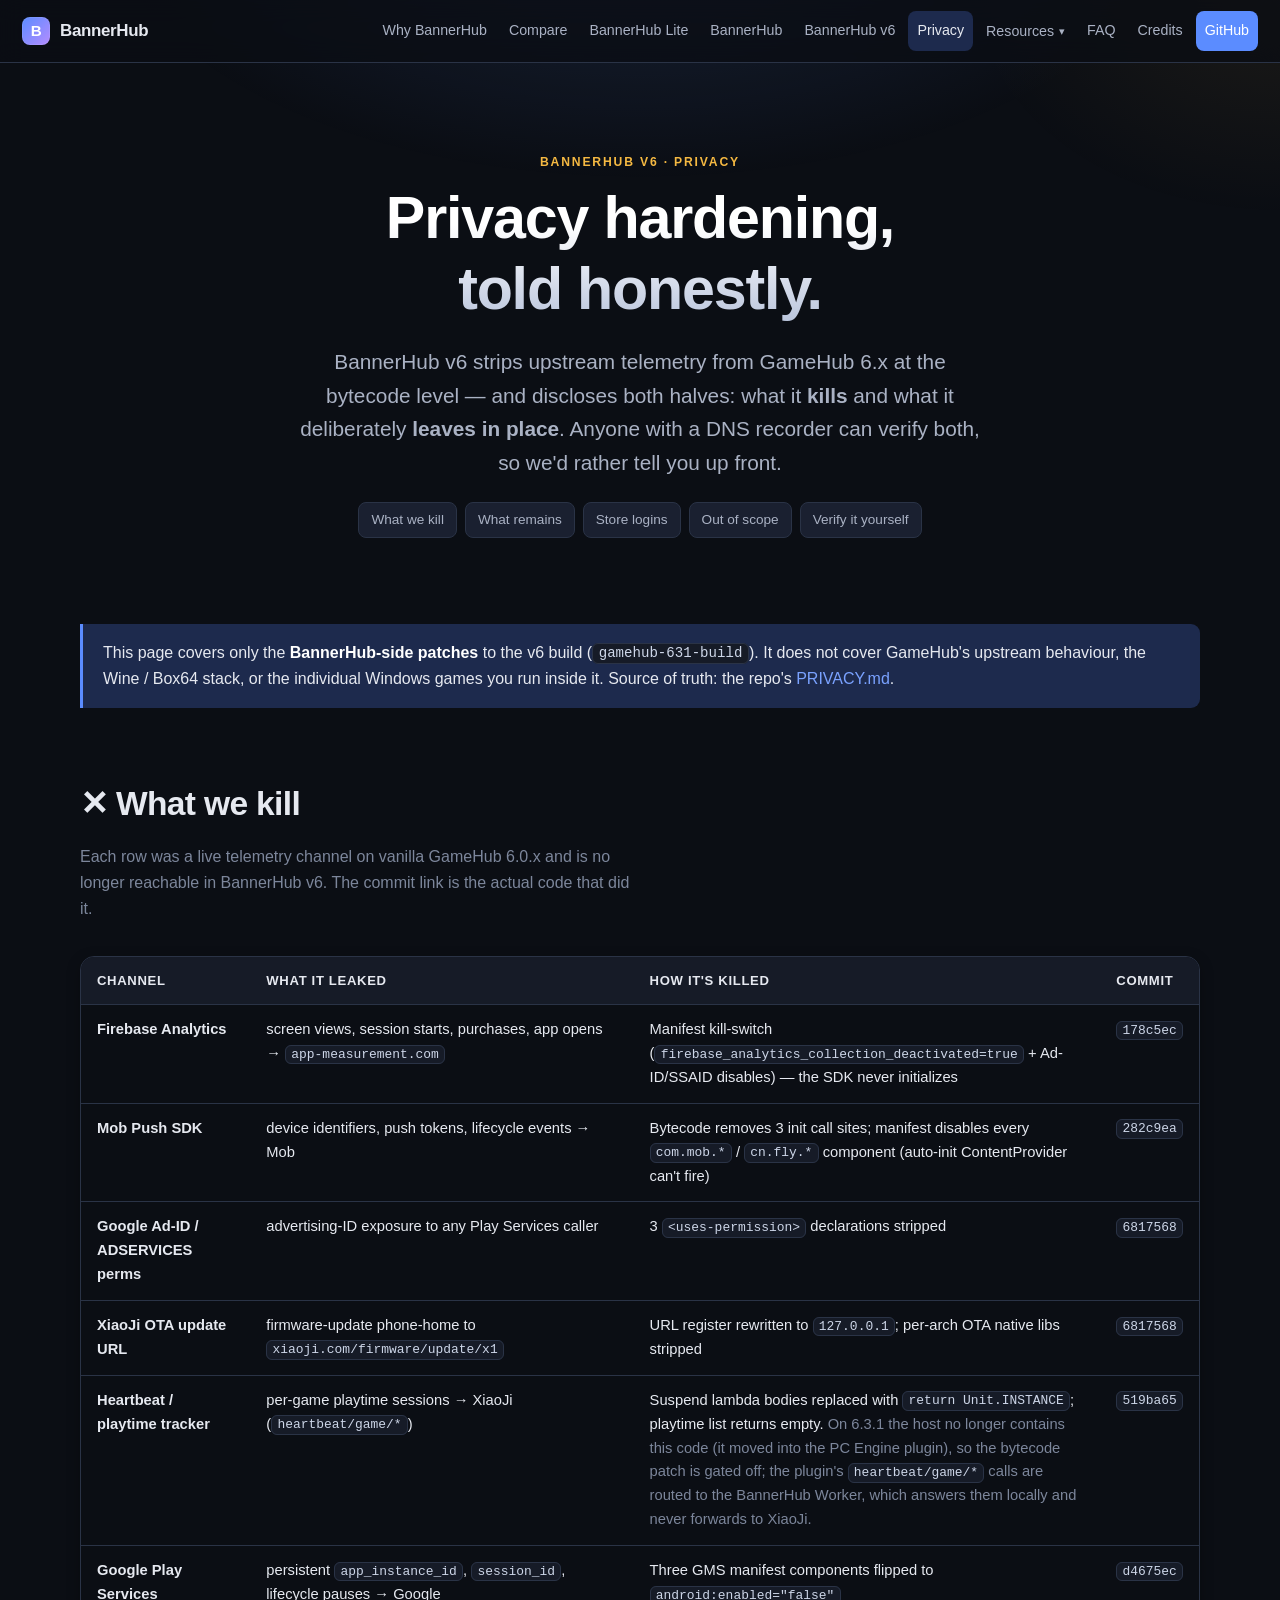
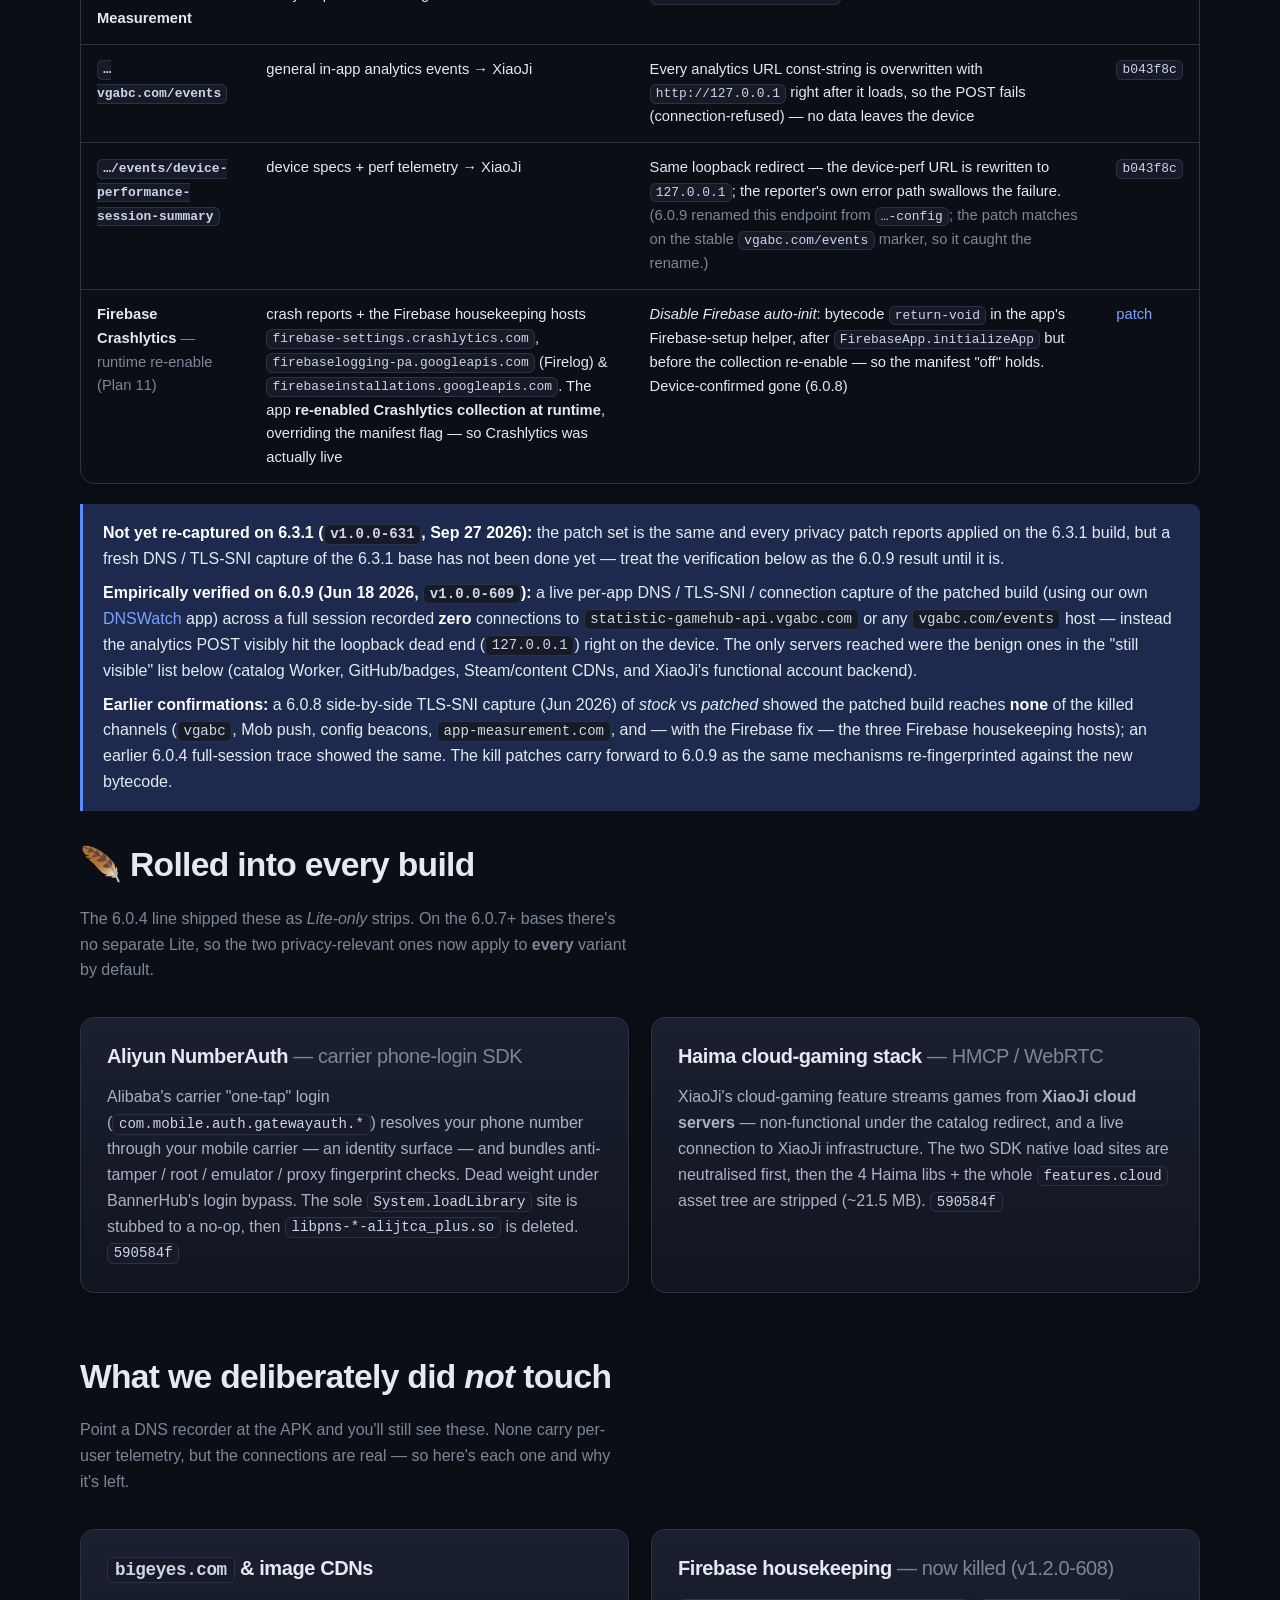
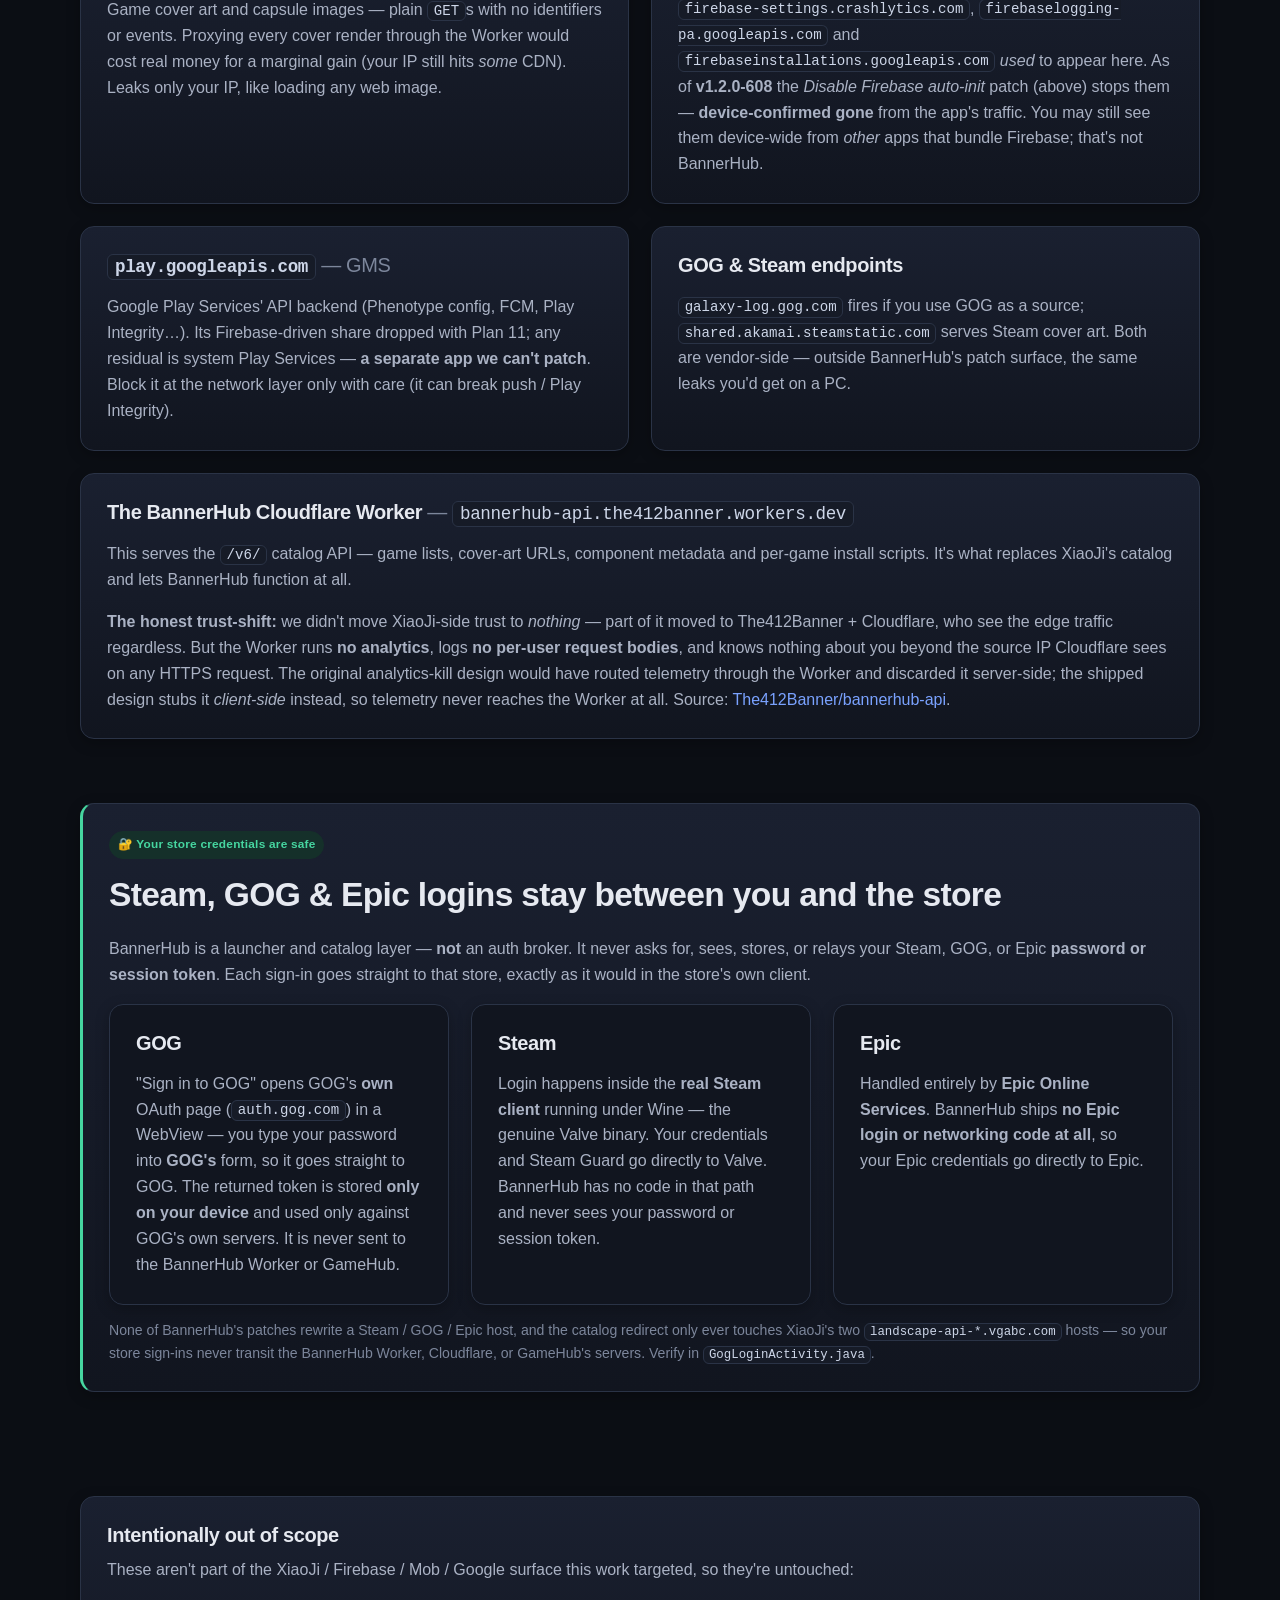
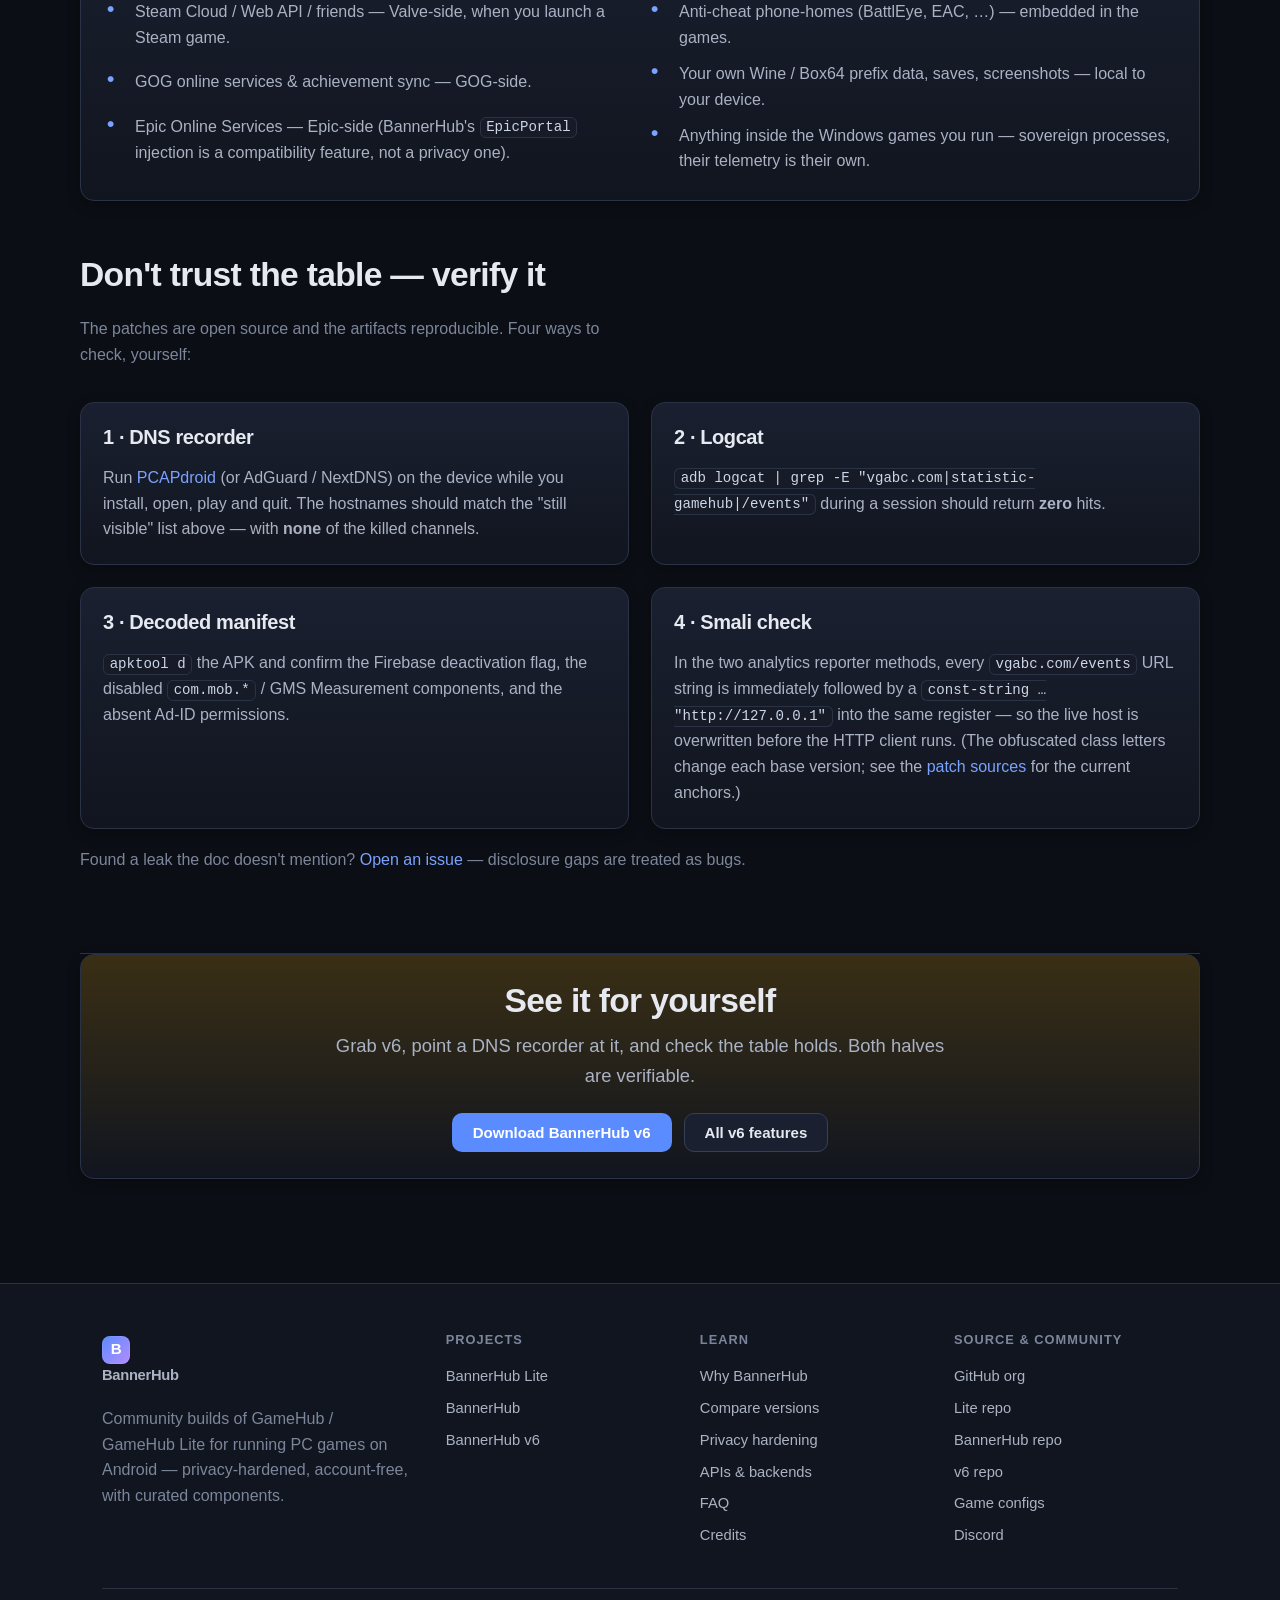
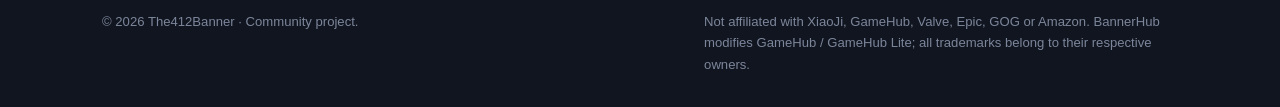
<file: v6-privacy.html>
<!DOCTYPE html>
<html lang="en">
<head>
<meta charset="utf-8">
<meta name="viewport" content="width=device-width, initial-scale=1">
<title>Privacy hardening — BannerHub v6</title>
<meta name="description" content="Exactly what BannerHub v6's privacy hardening kills (8 telemetry channels, with commit links), what it honestly leaves in place and why, and how to verify it yourself.">
<link rel="stylesheet" href="assets/css/style.css">
<link rel="icon" href="data:image/svg+xml,%3Csvg xmlns='http://www.w3.org/2000/svg' viewBox='0 0 32 32'%3E%3Crect width='32' height='32' rx='8' fill='%23f5b942'/%3E%3Ctext x='16' y='23' font-size='20' font-family='sans-serif' font-weight='900' fill='white' text-anchor='middle'%3EB%3C/text%3E%3C/svg%3E">
</head>
<body>

<header class="site-header">
  <div class="wrap nav">
    <a class="brand" href="index.html"><span class="logo">B</span> BannerHub</a>
    <button class="nav-toggle" aria-label="Toggle menu" aria-expanded="false">☰</button>
    <nav class="nav-links">
      <a href="why.html">Why BannerHub</a>
      <a href="compare.html">Compare</a>
      <a href="lite.html">BannerHub Lite</a>
      <a href="bannerhub.html">BannerHub</a>
      <a href="v6.html">BannerHub v6</a>
      <a href="v6-privacy.html">Privacy</a>
      <div class="nav-dd">
        <button class="nav-dd-toggle" type="button" aria-haspopup="true" aria-expanded="false">Resources <span class="car">▾</span></button>
        <div class="nav-dd-menu">
          <a href="apis.html">APIs</a>
          <a href="configs.html">Configs</a>
          <a href="https://the412banner.github.io/bannerhub-game-configs/" target="_blank" rel="noopener">Config Library ↗</a>
        </div>
      </div>
      <a href="faq.html">FAQ</a>
      <a href="credits.html">Credits</a>
      <a class="nav-cta" href="https://github.com/The412Banner" target="_blank" rel="noopener">GitHub</a>
    </nav>
  </div>
</header>

<main>
  <section class="hero wrap" style="padding-bottom:24px">
    <p class="eyebrow" style="color:var(--accent)">BannerHub v6 · privacy</p>
    <h1>Privacy hardening,<br>told honestly.</h1>
    <p class="lead" style="margin:0 auto">BannerHub v6 strips upstream telemetry from GameHub 6.x at the bytecode level — and discloses both halves: what it <strong>kills</strong> and what it deliberately <strong>leaves in place</strong>. Anyone with a DNS recorder can verify both, so we'd rather tell you up front.</p>
    <div class="anchor-nav" style="justify-content:center;margin-top:22px">
      <a href="#kill">What we kill</a>
      <a href="#leave">What remains</a>
      <a href="#logins">Store logins</a>
      <a href="#scope">Out of scope</a>
      <a href="#verify">Verify it yourself</a>
    </div>
  </section>

  <section class="wrap section-tight">
    <div class="note">
      <p>This page covers only the <strong>BannerHub-side patches</strong> to the v6 build (<code>gamehub-631-build</code>). It does not cover GameHub's upstream behaviour, the Wine / Box64 stack, or the individual Windows games you run inside it. Source of truth: the repo's <a href="https://github.com/The412Banner/bannerhub-revanced/blob/gamehub-631-build/PRIVACY.md" target="_blank" rel="noopener">PRIVACY.md</a>.</p>
    </div>
  </section>

  <!-- KILL -->
  <section class="section wrap" style="padding-top:14px" id="kill">
    <div class="sec-head"><h2>✕ What we kill</h2><p class="muted">Each row was a live telemetry channel on vanilla GameHub 6.0.x and is no longer reachable in BannerHub v6. The commit link is the actual code that did it.</p></div>
    <div class="table-scroll fade-up">
      <table>
        <thead><tr><th>Channel</th><th>What it leaked</th><th>How it's killed</th><th>Commit</th></tr></thead>
        <tbody>
          <tr><td class="feat">Firebase Analytics</td><td>screen views, session starts, purchases, app opens → <code>app-measurement.com</code></td><td>Manifest kill-switch (<code>firebase_analytics_collection_deactivated=true</code> + Ad-ID/SSAID disables) — the SDK never initializes</td><td><a href="https://github.com/The412Banner/bannerhub-revanced/commit/178c5ec" target="_blank" rel="noopener"><code>178c5ec</code></a></td></tr>
          <tr><td class="feat">Mob Push SDK</td><td>device identifiers, push tokens, lifecycle events → Mob</td><td>Bytecode removes 3 init call sites; manifest disables every <code>com.mob.*</code> / <code>cn.fly.*</code> component (auto-init ContentProvider can't fire)</td><td><a href="https://github.com/The412Banner/bannerhub-revanced/commit/282c9ea" target="_blank" rel="noopener"><code>282c9ea</code></a></td></tr>
          <tr><td class="feat">Google Ad-ID / ADSERVICES perms</td><td>advertising-ID exposure to any Play Services caller</td><td>3 <code>&lt;uses-permission&gt;</code> declarations stripped</td><td><a href="https://github.com/The412Banner/bannerhub-revanced/commit/6817568" target="_blank" rel="noopener"><code>6817568</code></a></td></tr>
          <tr><td class="feat">XiaoJi OTA update URL</td><td>firmware-update phone-home to <code>xiaoji.com/firmware/update/x1</code></td><td>URL register rewritten to <code>127.0.0.1</code>; per-arch OTA native libs stripped</td><td><a href="https://github.com/The412Banner/bannerhub-revanced/commit/6817568" target="_blank" rel="noopener"><code>6817568</code></a></td></tr>
          <tr><td class="feat">Heartbeat / playtime tracker</td><td>per-game playtime sessions → XiaoJi (<code>heartbeat/game/*</code>)</td><td>Suspend lambda bodies replaced with <code>return Unit.INSTANCE</code>; playtime list returns empty. <span class="muted">On 6.3.1 the host no longer contains this code (it moved into the PC Engine plugin), so the bytecode patch is gated off; the plugin's <code>heartbeat/game/*</code> calls are routed to the BannerHub Worker, which answers them locally and never forwards to XiaoJi.</span></td><td><a href="https://github.com/The412Banner/bannerhub-revanced/commit/519ba65" target="_blank" rel="noopener"><code>519ba65</code></a></td></tr>
          <tr><td class="feat">Google Play Services Measurement</td><td>persistent <code>app_instance_id</code>, <code>session_id</code>, lifecycle pauses → Google</td><td>Three GMS manifest components flipped to <code>android:enabled="false"</code></td><td><a href="https://github.com/The412Banner/bannerhub-revanced/commit/d4675ec" target="_blank" rel="noopener"><code>d4675ec</code></a></td></tr>
          <tr><td class="feat"><code>…vgabc.com/events</code></td><td>general in-app analytics events → XiaoJi</td><td>Every analytics URL const-string is overwritten with <code>http://127.0.0.1</code> right after it loads, so the POST fails (connection-refused) — no data leaves the device</td><td><a href="https://github.com/The412Banner/bannerhub-revanced/commit/b043f8c" target="_blank" rel="noopener"><code>b043f8c</code></a></td></tr>
          <tr><td class="feat"><code>…/events/device-performance-session-summary</code></td><td>device specs + perf telemetry → XiaoJi</td><td>Same loopback redirect — the device-perf URL is rewritten to <code>127.0.0.1</code>; the reporter's own error path swallows the failure. <span class="muted">(6.0.9 renamed this endpoint from <code>…-config</code>; the patch matches on the stable <code>vgabc.com/events</code> marker, so it caught the rename.)</span></td><td><a href="https://github.com/The412Banner/bannerhub-revanced/commit/b043f8c" target="_blank" rel="noopener"><code>b043f8c</code></a></td></tr>
          <tr><td class="feat">Firebase Crashlytics <span class="muted" style="font-weight:400">— runtime re-enable (Plan 11)</span></td><td>crash reports + the Firebase housekeeping hosts <code>firebase-settings.crashlytics.com</code>, <code>firebaselogging-pa.googleapis.com</code> (Firelog) &amp; <code>firebaseinstallations.googleapis.com</code>. The app <strong>re-enabled Crashlytics collection at runtime</strong>, overriding the manifest flag — so Crashlytics was actually live</td><td><em>Disable Firebase auto-init</em>: bytecode <code>return-void</code> in the app's Firebase-setup helper, after <code>FirebaseApp.initializeApp</code> but before the collection re-enable — so the manifest "off" holds. Device-confirmed gone (6.0.8)</td><td><a href="https://github.com/The412Banner/bannerhub-revanced/blob/gamehub-609-build/patches/src/main/kotlin/app/revanced/patches/gamehub/misc/analytics/DisableFirebaseAutoInitPatch.kt" target="_blank" rel="noopener">patch</a></td></tr>
        </tbody>
      </table>
    </div>
    <div class="note" style="margin-top:20px">
      <p><strong>Not yet re-captured on 6.3.1 (<code>v1.0.0-631</code>, Sep 27 2026):</strong> the patch set is the same and every privacy patch reports applied on the 6.3.1 build, but a fresh DNS / TLS-SNI capture of the 6.3.1 base has not been done yet — treat the verification below as the 6.0.9 result until it is.</p>
      <p><strong>Empirically verified on 6.0.9 (Jun 18 2026, <code>v1.0.0-609</code>):</strong> a live per-app DNS / TLS-SNI / connection capture of the patched build (using our own <a href="https://github.com/The412Banner/DNSWatch" target="_blank" rel="noopener">DNSWatch</a> app) across a full session recorded <strong>zero</strong> connections to <code>statistic-gamehub-api.vgabc.com</code> or any <code>vgabc.com/events</code> host — instead the analytics POST visibly hit the loopback dead end (<code>127.0.0.1</code>) right on the device. The only servers reached were the benign ones in the "still visible" list below (catalog Worker, GitHub/badges, Steam/content CDNs, and XiaoJi's functional account backend).</p>
      <p style="margin-bottom:0"><strong>Earlier confirmations:</strong> a 6.0.8 side-by-side TLS-SNI capture (Jun 2026) of <em>stock</em> vs <em>patched</em> showed the patched build reaches <strong>none</strong> of the killed channels (<code>vgabc</code>, Mob push, config beacons, <code>app-measurement.com</code>, and — with the Firebase fix — the three Firebase housekeeping hosts); an earlier 6.0.4 full-session trace showed the same. The kill patches carry forward to 6.0.9 as the same mechanisms re-fingerprinted against the new bytecode.</p>
    </div>

    <div class="sec-head" style="margin-top:34px"><h2>🪶 Rolled into every build</h2><p class="muted">The 6.0.4 line shipped these as <em>Lite-only</em> strips. On the 6.0.7+ bases there's no separate Lite, so the two privacy-relevant ones now apply to <strong>every</strong> variant by default.</p></div>
    <div class="grid grid-2">
      <div class="card fade-up"><h3 style="margin-top:0">Aliyun NumberAuth <span class="muted" style="font-weight:400">— carrier phone-login SDK</span></h3><p style="margin-bottom:0">Alibaba's carrier "one-tap" login (<code>com.mobile.auth.gatewayauth.*</code>) resolves your phone number through your mobile carrier — an identity surface — and bundles anti-tamper / root / emulator / proxy fingerprint checks. Dead weight under BannerHub's login bypass. The sole <code>System.loadLibrary</code> site is stubbed to a no-op, then <code>libpns-*-alijtca_plus.so</code> is deleted. <a href="https://github.com/The412Banner/bannerhub-revanced/commit/590584f" target="_blank" rel="noopener"><code>590584f</code></a></p></div>
      <div class="card fade-up"><h3 style="margin-top:0">Haima cloud-gaming stack <span class="muted" style="font-weight:400">— HMCP / WebRTC</span></h3><p style="margin-bottom:0">XiaoJi's cloud-gaming feature streams games from <strong>XiaoJi cloud servers</strong> — non-functional under the catalog redirect, and a live connection to XiaoJi infrastructure. The two SDK native load sites are neutralised first, then the 4 Haima libs + the whole <code>features.cloud</code> asset tree are stripped (~21.5 MB). <a href="https://github.com/The412Banner/bannerhub-revanced/commit/590584f" target="_blank" rel="noopener"><code>590584f</code></a></p></div>
    </div>
  </section>

  <!-- LEAVE -->
  <section class="section wrap" style="padding-top:0" id="leave">
    <div class="sec-head"><h2>What we deliberately did <em>not</em> touch</h2><p class="muted">Point a DNS recorder at the APK and you'll still see these. None carry per-user telemetry, but the connections are real — so here's each one and why it's left.</p></div>
    <div class="grid grid-2">
      <div class="card fade-up"><h3 style="margin-top:0"><code>bigeyes.com</code> &amp; image CDNs</h3><p style="margin-bottom:0">Game cover art and capsule images — plain <code>GET</code>s with no identifiers or events. Proxying every cover render through the Worker would cost real money for a marginal gain (your IP still hits <em>some</em> CDN). Leaks only your IP, like loading any web image.</p></div>
      <div class="card fade-up"><h3 style="margin-top:0">Firebase housekeeping <span class="muted" style="font-weight:400">— now killed (v1.2.0-608)</span></h3><p style="margin-bottom:0"><code>firebase-settings.crashlytics.com</code>, <code>firebaselogging-pa.googleapis.com</code> and <code>firebaseinstallations.googleapis.com</code> <em>used</em> to appear here. As of <b>v1.2.0-608</b> the <em>Disable Firebase auto-init</em> patch (above) stops them — <strong>device-confirmed gone</strong> from the app's traffic. You may still see them device-wide from <em>other</em> apps that bundle Firebase; that's not BannerHub.</p></div>
      <div class="card fade-up"><h3 style="margin-top:0"><code>play.googleapis.com</code> <span class="muted" style="font-weight:400">— GMS</span></h3><p style="margin-bottom:0">Google Play Services' API backend (Phenotype config, FCM, Play Integrity…). Its Firebase-driven share dropped with Plan 11; any residual is system Play Services — <strong>a separate app we can't patch</strong>. Block it at the network layer only with care (it can break push / Play Integrity).</p></div>
      <div class="card fade-up"><h3 style="margin-top:0">GOG &amp; Steam endpoints</h3><p style="margin-bottom:0"><code>galaxy-log.gog.com</code> fires if you use GOG as a source; <code>shared.akamai.steamstatic.com</code> serves Steam cover art. Both are vendor-side — outside BannerHub's patch surface, the same leaks you'd get on a PC.</p></div>
      <div class="card fade-up" style="grid-column:1/-1"><h3 style="margin-top:0">The BannerHub Cloudflare Worker <span class="muted" style="font-weight:400">— <code>bannerhub-api.the412banner.workers.dev</code></span></h3>
        <p>This serves the <code>/v6/</code> catalog API — game lists, cover-art URLs, component metadata and per-game install scripts. It's what replaces XiaoJi's catalog and lets BannerHub function at all.</p>
        <p style="margin-bottom:0"><strong>The honest trust-shift:</strong> we didn't move XiaoJi-side trust to <em>nothing</em> — part of it moved to The412Banner + Cloudflare, who see the edge traffic regardless. But the Worker runs <strong>no analytics</strong>, logs <strong>no per-user request bodies</strong>, and knows nothing about you beyond the source IP Cloudflare sees on any HTTPS request. The original analytics-kill design would have routed telemetry through the Worker and discarded it server-side; the shipped design stubs it <em>client-side</em> instead, so telemetry never reaches the Worker at all. Source: <a href="https://github.com/The412Banner/bannerhub-api" target="_blank" rel="noopener">The412Banner/bannerhub-api</a>.</p>
      </div>
    </div>
  </section>

  <!-- STORE LOGINS -->
  <section class="section wrap" style="padding-top:0" id="logins">
    <div class="card fade-up" style="border-left:3px solid var(--green)">
      <span class="badge" style="color:var(--green);border-color:var(--green-dim);background:var(--green-dim)">🔐 Your store credentials are safe</span>
      <h2 style="margin-top:.5em">Steam, GOG &amp; Epic logins stay between you and the store</h2>
      <p>BannerHub is a launcher and catalog layer — <strong>not</strong> an auth broker. It never asks for, sees, stores, or relays your Steam, GOG, or Epic <strong>password or session token</strong>. Each sign-in goes straight to that store, exactly as it would in the store's own client.</p>
      <div class="grid grid-3" style="margin-top:8px">
        <div class="card" style="background:var(--bg-2)"><h3 style="margin-top:0">GOG</h3><p style="margin-bottom:0">"Sign in to GOG" opens GOG's <strong>own</strong> OAuth page (<code>auth.gog.com</code>) in a WebView — you type your password into <strong>GOG's</strong> form, so it goes straight to GOG. The returned token is stored <strong>only on your device</strong> and used only against GOG's own servers. It is never sent to the BannerHub Worker or GameHub.</p></div>
        <div class="card" style="background:var(--bg-2)"><h3 style="margin-top:0">Steam</h3><p style="margin-bottom:0">Login happens inside the <strong>real Steam client</strong> running under Wine — the genuine Valve binary. Your credentials and Steam Guard go directly to Valve. BannerHub has no code in that path and never sees your password or session token.</p></div>
        <div class="card" style="background:var(--bg-2)"><h3 style="margin-top:0">Epic</h3><p style="margin-bottom:0">Handled entirely by <strong>Epic Online Services</strong>. BannerHub ships <strong>no Epic login or networking code at all</strong>, so your Epic credentials go directly to Epic.</p></div>
      </div>
      <p class="muted" style="margin:14px 0 0;font-size:.88rem">None of BannerHub's patches rewrite a Steam / GOG / Epic host, and the catalog redirect only ever touches XiaoJi's two <code>landscape-api-*.vgabc.com</code> hosts — so your store sign-ins never transit the BannerHub Worker, Cloudflare, or GameHub's servers. Verify in <a href="https://github.com/The412Banner/bannerhub-revanced/blob/gamehub-609-build/extensions/gamehub/src/main/java/app/revanced/extension/gamehub/gog/GogLoginActivity.java" target="_blank" rel="noopener"><code>GogLoginActivity.java</code></a>.</p>
    </div>
  </section>

  <!-- SCOPE -->
  <section class="wrap section-tight" id="scope">
    <div class="card fade-up">
      <h3 style="margin-top:0">Intentionally out of scope</h3>
      <p style="margin-top:0">These aren't part of the XiaoJi / Firebase / Mob / Google surface this work targeted, so they're untouched:</p>
      <div class="grid grid-2">
        <ul class="flist dot" style="margin:0">
          <li>Steam Cloud / Web API / friends — Valve-side, when you launch a Steam game.</li>
          <li>GOG online services &amp; achievement sync — GOG-side.</li>
          <li>Epic Online Services — Epic-side (BannerHub's <code>EpicPortal</code> injection is a compatibility feature, not a privacy one).</li>
        </ul>
        <ul class="flist dot" style="margin:0">
          <li>Anti-cheat phone-homes (BattlEye, EAC, …) — embedded in the games.</li>
          <li>Your own Wine / Box64 prefix data, saves, screenshots — local to your device.</li>
          <li>Anything inside the Windows games you run — sovereign processes, their telemetry is their own.</li>
        </ul>
      </div>
    </div>
  </section>

  <!-- VERIFY -->
  <section class="section wrap" style="padding-top:14px" id="verify">
    <div class="sec-head"><h2>Don't trust the table — verify it</h2><p class="muted">The patches are open source and the artifacts reproducible. Four ways to check, yourself:</p></div>
    <div class="grid grid-2">
      <div class="card feature fade-up"><h3 style="margin-top:0">1 · DNS recorder</h3><p style="margin-bottom:0">Run <a href="https://emanuele-f.github.io/PCAPdroid/" target="_blank" rel="noopener">PCAPdroid</a> (or AdGuard / NextDNS) on the device while you install, open, play and quit. The hostnames should match the "still visible" list above — with <strong>none</strong> of the killed channels.</p></div>
      <div class="card feature fade-up"><h3 style="margin-top:0">2 · Logcat</h3><p style="margin-bottom:0"><code>adb logcat | grep -E "vgabc.com|statistic-gamehub|/events"</code> during a session should return <strong>zero</strong> hits.</p></div>
      <div class="card feature fade-up"><h3 style="margin-top:0">3 · Decoded manifest</h3><p style="margin-bottom:0"><code>apktool d</code> the APK and confirm the Firebase deactivation flag, the disabled <code>com.mob.*</code> / GMS Measurement components, and the absent Ad-ID permissions.</p></div>
      <div class="card feature fade-up"><h3 style="margin-top:0">4 · Smali check</h3><p style="margin-bottom:0">In the two analytics reporter methods, every <code>vgabc.com/events</code> URL string is immediately followed by a <code>const-string … "http://127.0.0.1"</code> into the same register — so the live host is overwritten before the HTTP client runs. (The obfuscated class letters change each base version; see the <a href="https://github.com/The412Banner/bannerhub-revanced/tree/gamehub-609-build/patches/src/main/kotlin/app/revanced/patches/gamehub/misc/analytics" target="_blank" rel="noopener">patch sources</a> for the current anchors.)</p></div>
    </div>
    <p class="muted" style="margin-top:18px">Found a leak the doc doesn't mention? <a href="https://github.com/The412Banner/bannerhub-revanced/issues" target="_blank" rel="noopener">Open an issue</a> — disclosure gaps are treated as bugs.</p>
  </section>

  <hr class="wrap" style="max-width:var(--maxw)">

  <section class="wrap section" style="padding-top:0">
    <div class="card center fade-up" style="background:linear-gradient(180deg,var(--accent-dim),var(--bg-2))">
      <h2 style="margin-bottom:.3em">See it for yourself</h2>
      <p class="lead" style="margin:0 auto 22px">Grab v6, point a DNS recorder at it, and check the table holds. Both halves are verifiable.</p>
      <div class="btn-row" style="justify-content:center">
        <a class="btn btn-primary" href="https://github.com/The412Banner/bannerhub-revanced/releases/latest" target="_blank" rel="noopener">Download BannerHub v6</a>
        <a class="btn btn-ghost" href="v6.html">All v6 features</a>
      </div>
    </div>
  </section>

</main>

<footer class="site-footer">
  <div class="wrap">
    <div class="foot-grid">
      <div>
        <a class="brand" href="index.html"><span class="logo">B</span> BannerHub</a>
        <p class="foot-disc muted" style="margin-top:14px">Community builds of GameHub / GameHub&nbsp;Lite for running PC games on Android — privacy-hardened, account-free, with curated components.</p>
      </div>
      <div><h4>Projects</h4><a href="lite.html">BannerHub Lite</a><a href="bannerhub.html">BannerHub</a><a href="v6.html">BannerHub v6</a></div>
      <div><h4>Learn</h4><a href="why.html">Why BannerHub</a><a href="compare.html">Compare versions</a><a href="v6-privacy.html">Privacy hardening</a><a href="apis.html">APIs &amp; backends</a><a href="faq.html">FAQ</a><a href="credits.html">Credits</a></div>
      <div><h4>Source &amp; community</h4><a href="https://github.com/The412Banner" target="_blank" rel="noopener">GitHub org</a><a href="https://github.com/The412Banner/Bannerhub-Lite" target="_blank" rel="noopener">Lite repo</a><a href="https://github.com/The412Banner/BannerHub" target="_blank" rel="noopener">BannerHub repo</a><a href="https://github.com/The412Banner/bannerhub-revanced" target="_blank" rel="noopener">v6 repo</a><a href="configs.html">Game configs</a><a href="https://discord.gg/n8S4G2WZQ4" target="_blank" rel="noopener">Discord</a></div>
    </div>
    <div class="foot-bottom">
      <span>© <span id="year">2026</span> The412Banner · Community project.</span>
      <span class="foot-disc">Not affiliated with XiaoJi, GameHub, Valve, Epic, GOG or Amazon. BannerHub modifies GameHub / GameHub&nbsp;Lite; all trademarks belong to their respective owners.</span>
    </div>
  </div>
</footer>

<script src="assets/js/main.js"></script>
</body>
</html>
</file>
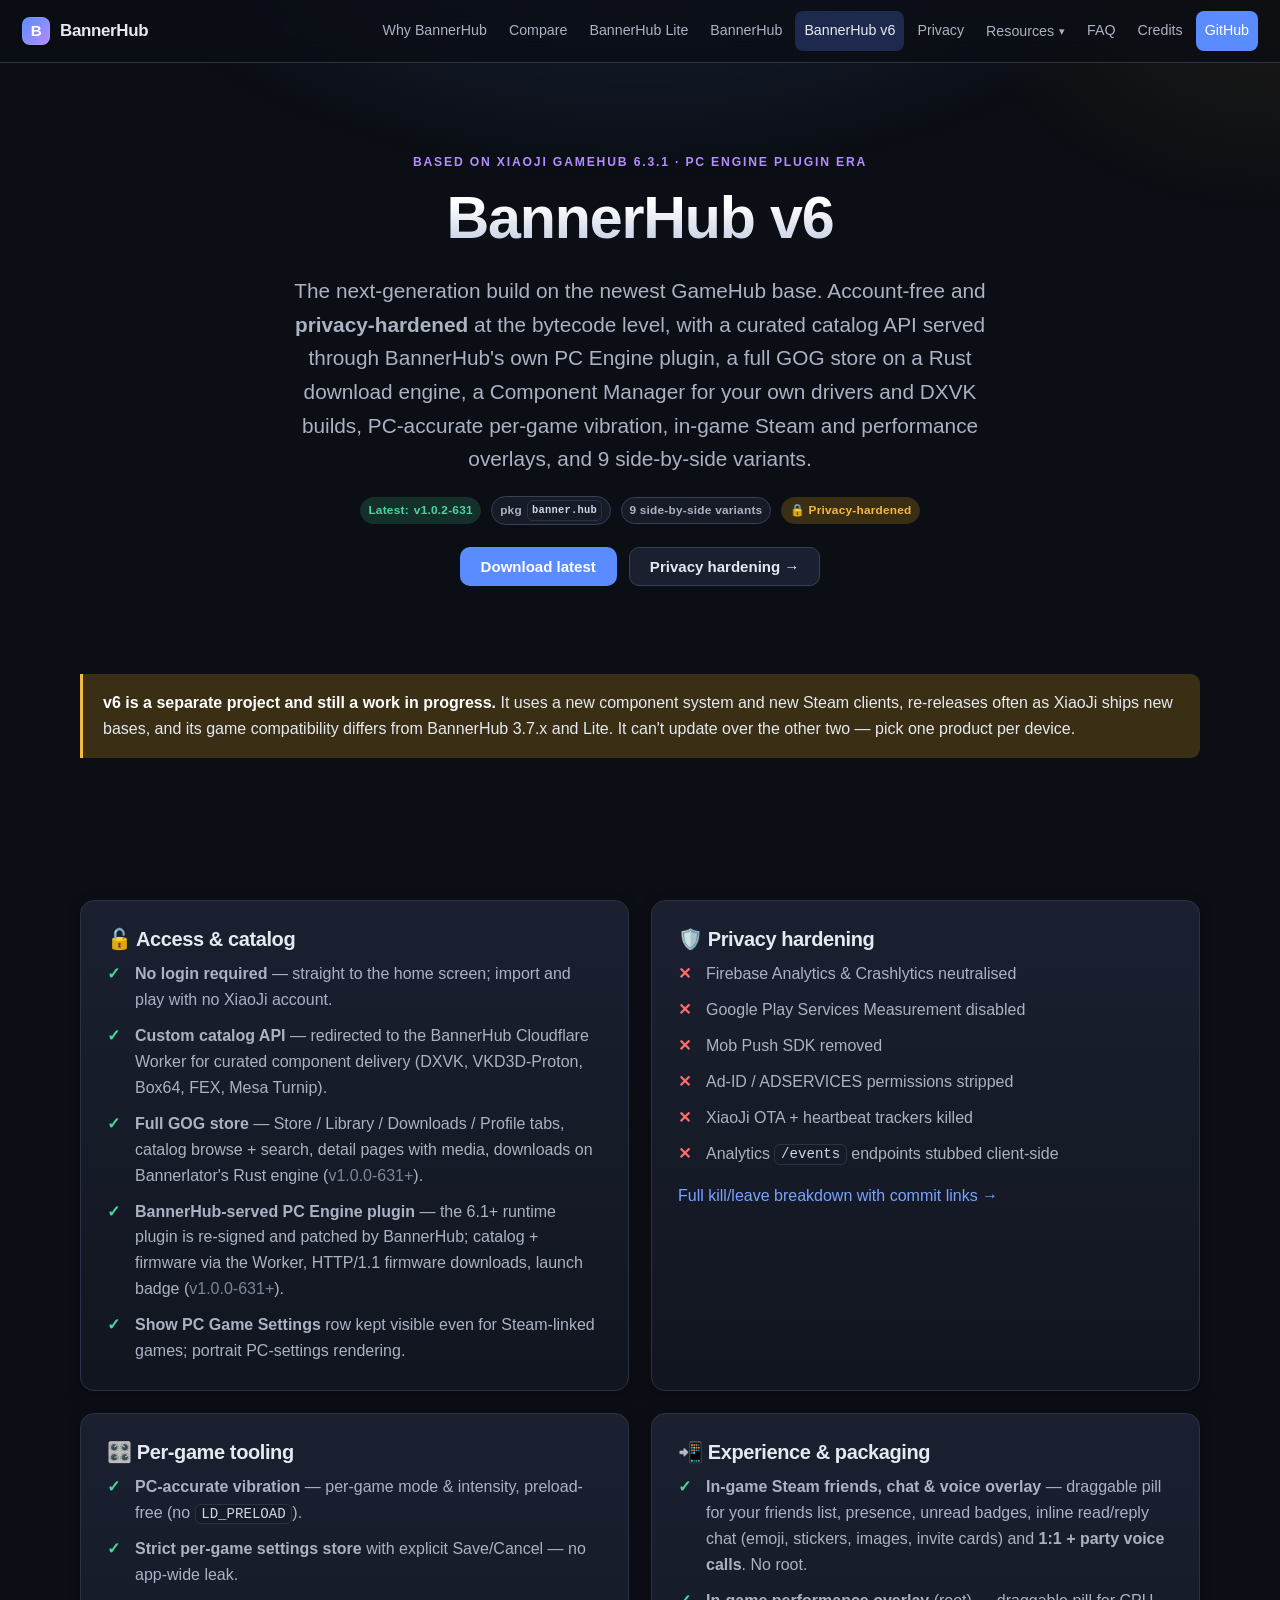
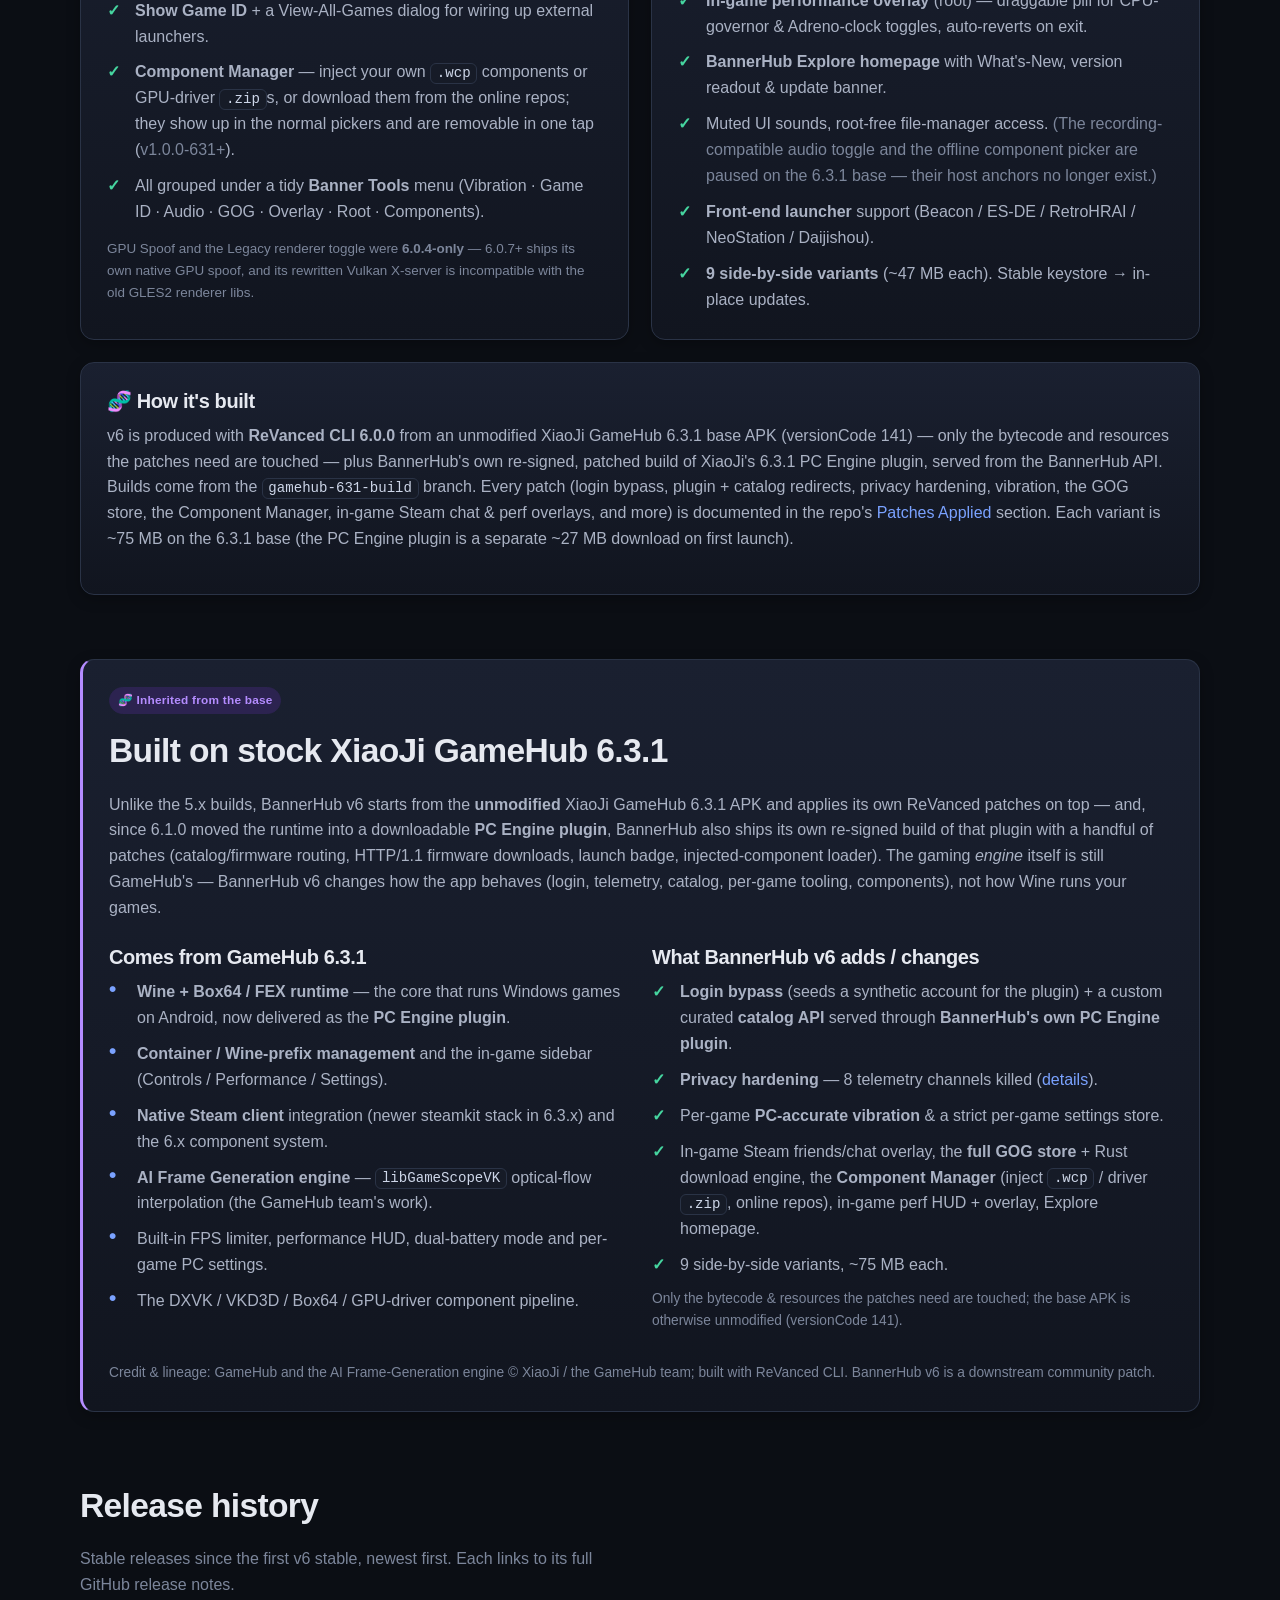
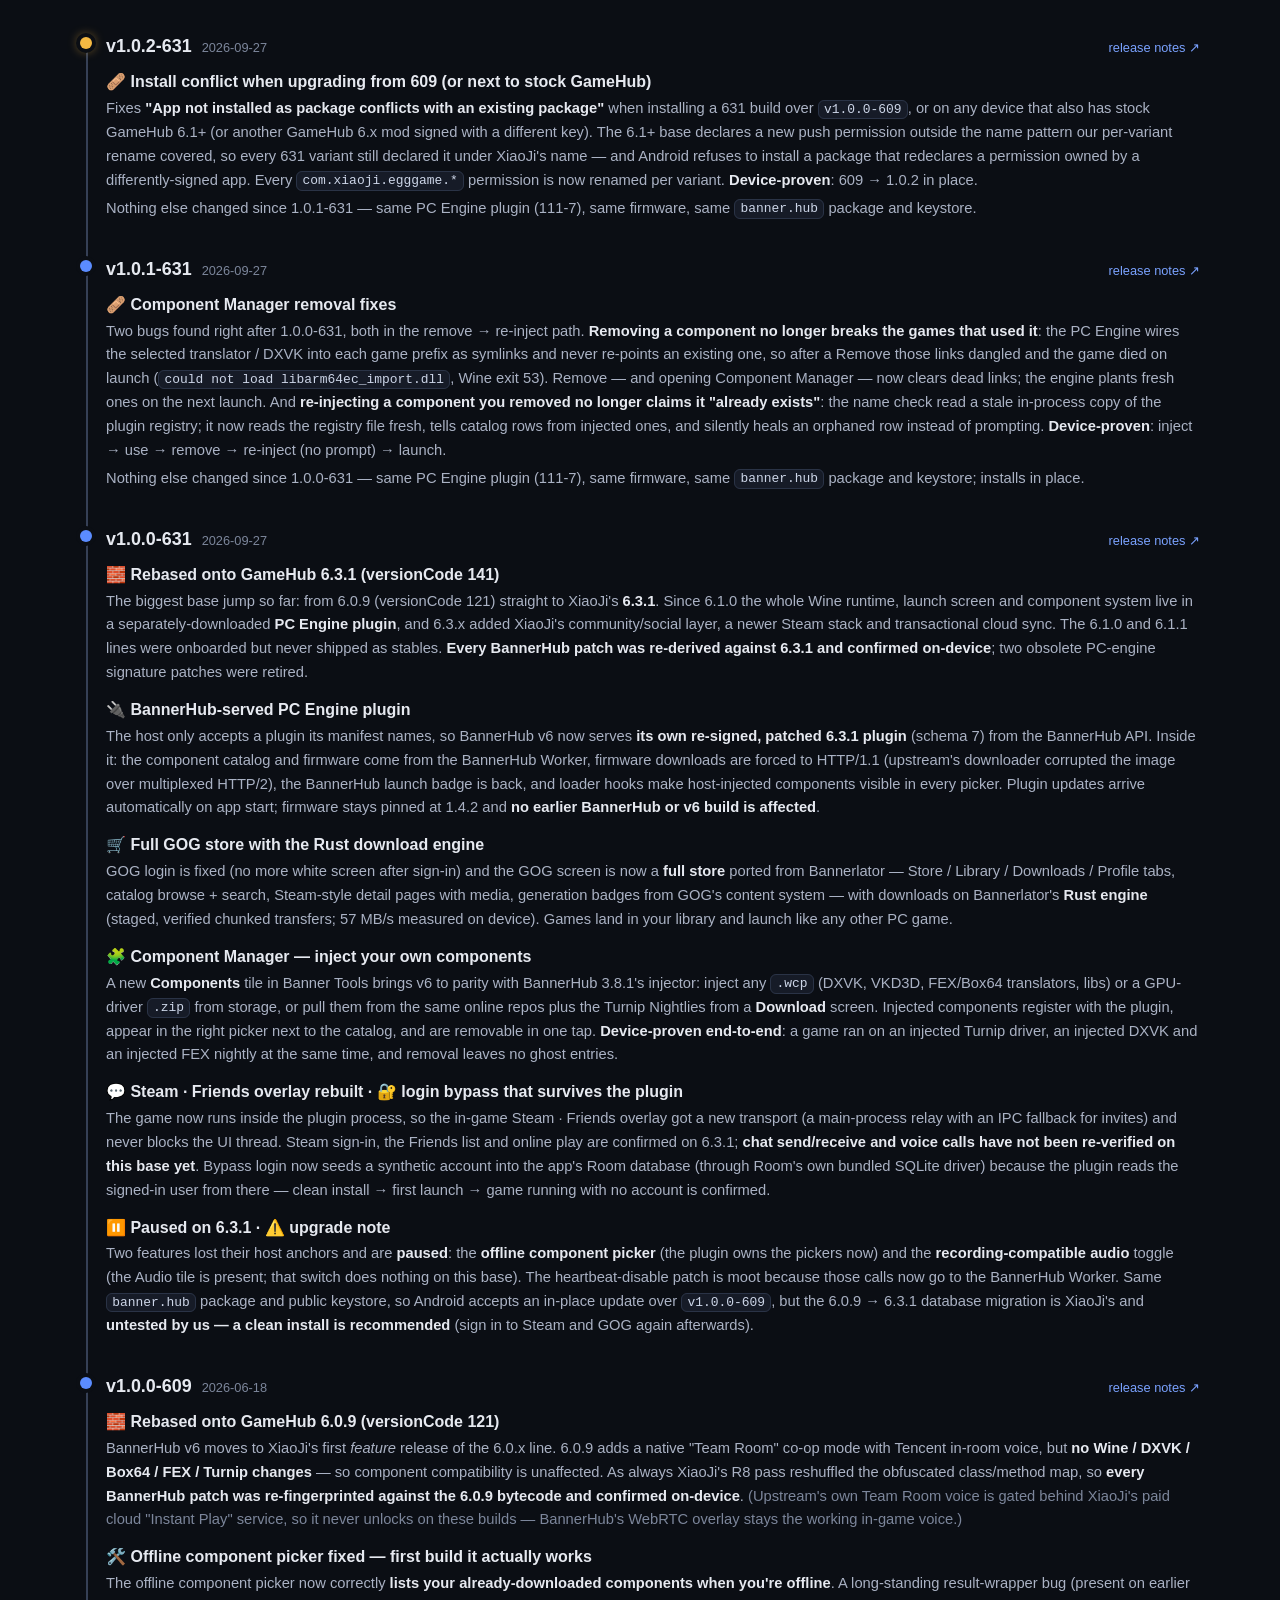
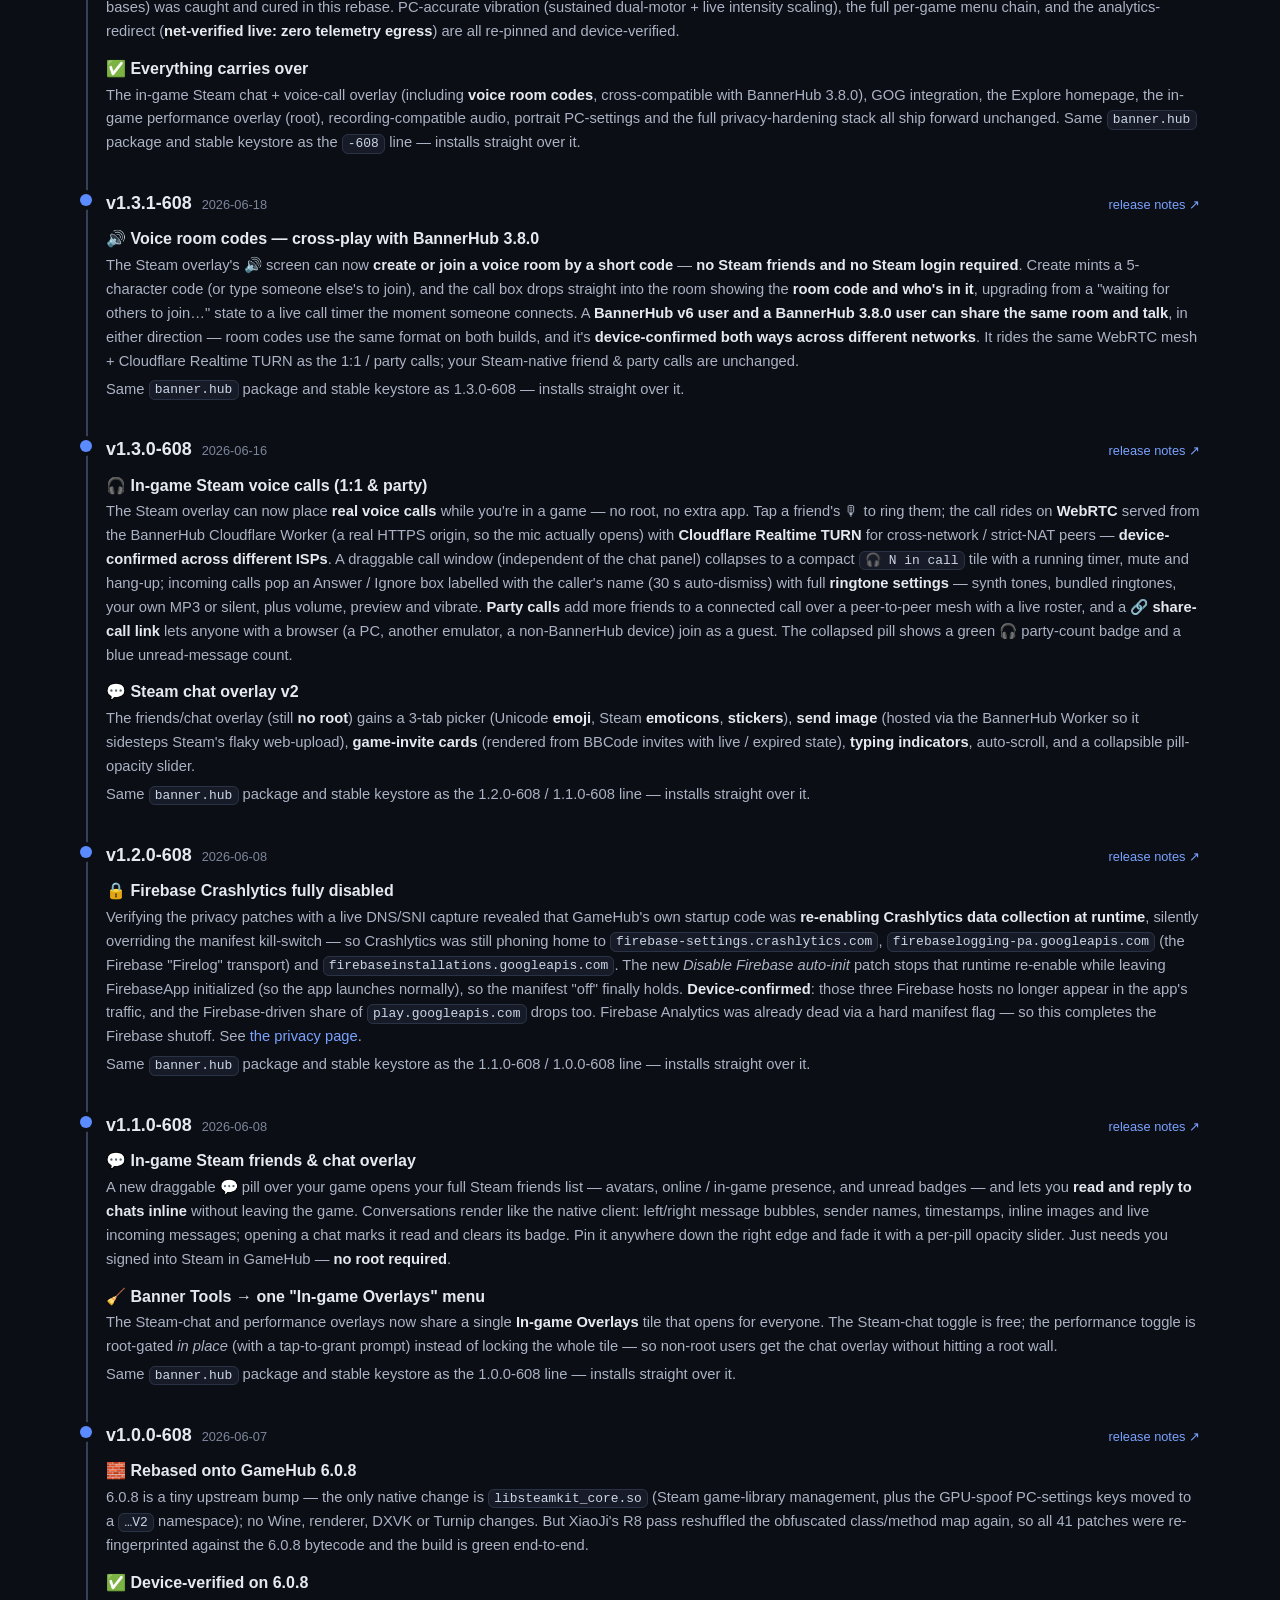
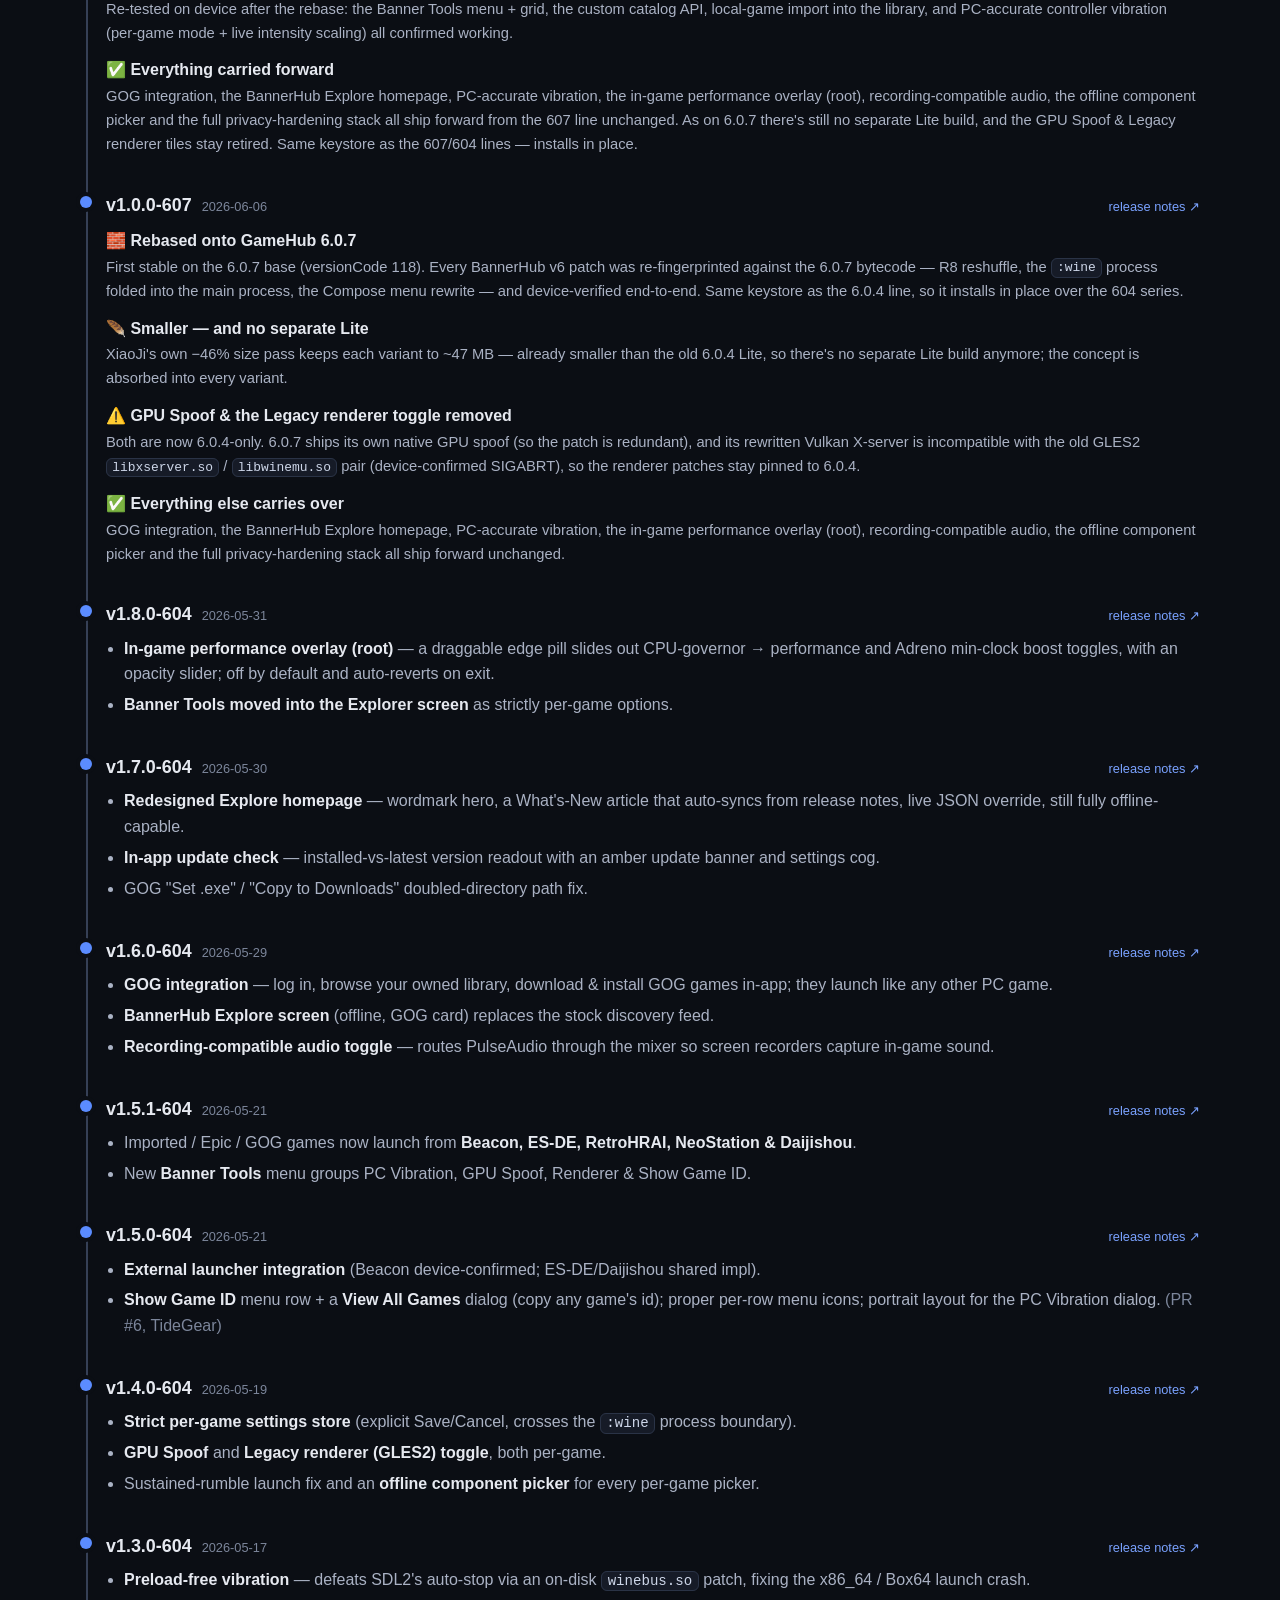
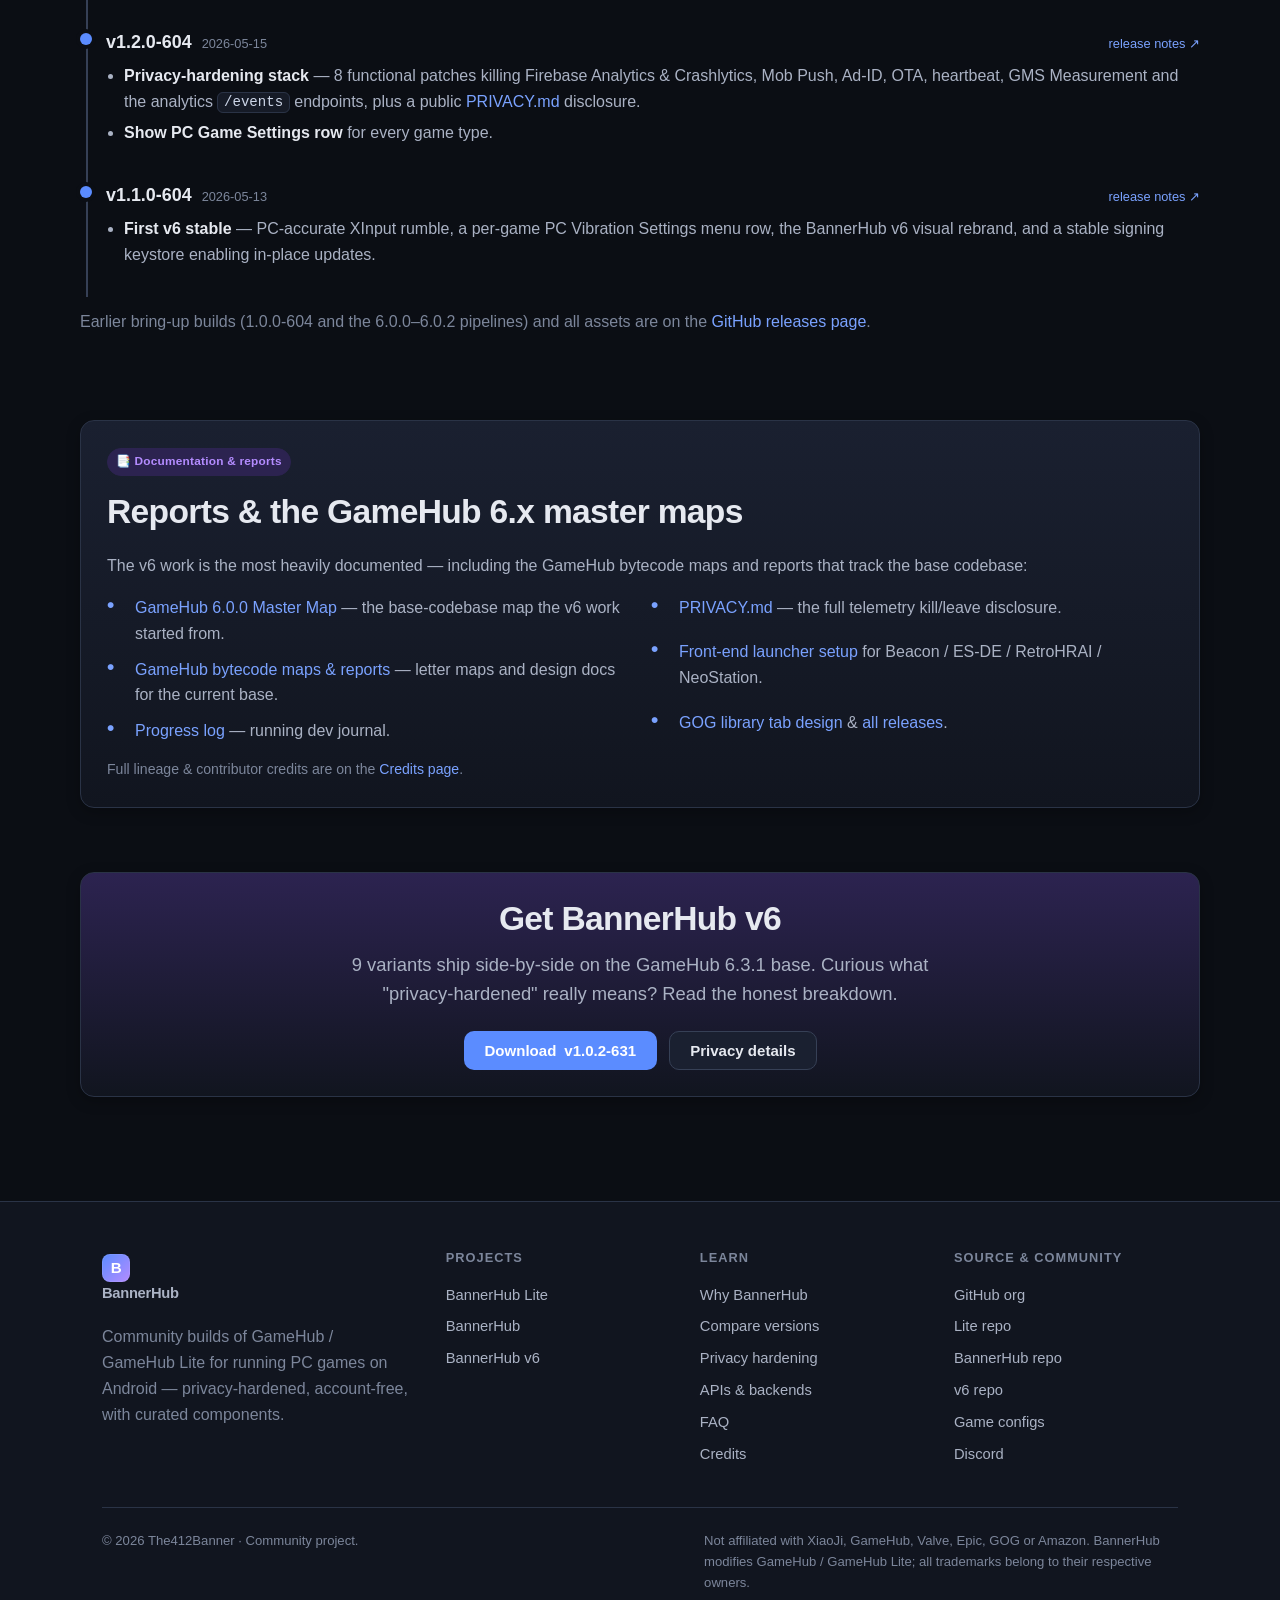
<file: v6.html>
<!DOCTYPE html>
<html lang="en">
<head>
<meta charset="utf-8">
<meta name="viewport" content="width=device-width, initial-scale=1">
<title>BannerHub v6 — features &amp; changelog</title>
<meta name="description" content="BannerHub v6 — the next-gen build on XiaoJi GameHub 6.3.1. Account-free, privacy-hardened (8 telemetry channels killed), curated catalog API, PC-accurate vibration, GOG integration, an in-game Steam chat &amp; voice-call overlay, performance overlay, and 9 side-by-side variants. Full feature list and per-release changelog.">
<link rel="stylesheet" href="assets/css/style.css">
<link rel="icon" href="data:image/svg+xml,%3Csvg xmlns='http://www.w3.org/2000/svg' viewBox='0 0 32 32'%3E%3Crect width='32' height='32' rx='8' fill='%23b48cff'/%3E%3Ctext x='16' y='23' font-size='20' font-family='sans-serif' font-weight='900' fill='white' text-anchor='middle'%3EB%3C/text%3E%3C/svg%3E">
</head>
<body>

<header class="site-header">
  <div class="wrap nav">
    <a class="brand" href="index.html"><span class="logo">B</span> BannerHub</a>
    <button class="nav-toggle" aria-label="Toggle menu" aria-expanded="false">☰</button>
    <nav class="nav-links">
      <a href="why.html">Why BannerHub</a>
      <a href="compare.html">Compare</a>
      <a href="lite.html">BannerHub Lite</a>
      <a href="bannerhub.html">BannerHub</a>
      <a href="v6.html">BannerHub v6</a>
      <a href="v6-privacy.html">Privacy</a>
      <div class="nav-dd">
        <button class="nav-dd-toggle" type="button" aria-haspopup="true" aria-expanded="false">Resources <span class="car">▾</span></button>
        <div class="nav-dd-menu">
          <a href="apis.html">APIs</a>
          <a href="configs.html">Configs</a>
          <a href="https://the412banner.github.io/bannerhub-game-configs/" target="_blank" rel="noopener">Config Library ↗</a>
        </div>
      </div>
      <a href="faq.html">FAQ</a>
      <a href="credits.html">Credits</a>
      <a class="nav-cta" href="https://github.com/The412Banner" target="_blank" rel="noopener">GitHub</a>
    </nav>
  </div>
</header>

<main>
  <section class="hero wrap" style="padding-bottom:26px">
    <p class="eyebrow" style="color:var(--purple)">Based on XiaoJi GameHub 6.3.1 · PC Engine plugin era</p>
    <h1>BannerHub v6</h1>
    <p class="lead" style="margin:0 auto">The next-generation build on the newest GameHub base. Account-free and <strong>privacy-hardened</strong> at the bytecode level, with a curated catalog API served through BannerHub's own PC Engine plugin, a full GOG store on a Rust download engine, a Component Manager for your own drivers and DXVK builds, PC-accurate per-game vibration, in-game Steam and performance overlays, and 9 side-by-side variants.</p>
    <div class="pill-row" style="justify-content:center;margin-top:20px">
      <span class="badge ver">Latest: <span data-auto="ver:v6">v1.0.2-631</span></span>
      <span class="badge">pkg <code>banner.hub</code></span>
      <span class="badge">9 side-by-side variants</span>
      <span class="badge amber">🔒 Privacy-hardened</span>
    </div>
    <div class="btn-row" style="justify-content:center;margin-top:22px">
      <a class="btn btn-primary" href="https://github.com/The412Banner/bannerhub-revanced/releases/latest" target="_blank" rel="noopener">Download latest</a>
      <a class="btn btn-ghost" href="v6-privacy.html">Privacy hardening →</a>
    </div>
  </section>

  <section class="wrap section-tight">
    <div class="note warn">
      <p><strong>v6 is a separate project and still a work in progress.</strong> It uses a new component system and new Steam clients, re-releases often as XiaoJi ships new bases, and its game compatibility differs from BannerHub 3.7.x and Lite. It can't update over the other two — pick one product per device.</p>
    </div>
  </section>

  <!-- FEATURE SET -->
  <section class="section wrap" style="padding-top:20px">
    <h2 class="fade-up">What BannerHub v6 offers</h2>
    <div class="grid grid-2" style="margin-top:20px">
      <div class="card fade-up">
        <h3 style="margin-top:0">🔓 Access &amp; catalog</h3>
        <ul class="flist">
          <li><b>No login required</b> — straight to the home screen; import and play with no XiaoJi account.</li>
          <li><b>Custom catalog API</b> — redirected to the BannerHub Cloudflare Worker for curated component delivery (DXVK, VKD3D-Proton, Box64, FEX, Mesa Turnip).</li>
          <li><b>Full GOG store</b> — Store / Library / Downloads / Profile tabs, catalog browse + search, detail pages with media, downloads on Bannerlator's Rust engine (<span class="muted">v1.0.0-631+</span>).</li>
          <li><b>BannerHub-served PC Engine plugin</b> — the 6.1+ runtime plugin is re-signed and patched by BannerHub; catalog + firmware via the Worker, HTTP/1.1 firmware downloads, launch badge (<span class="muted">v1.0.0-631+</span>).</li>
          <li><b>Show PC Game Settings</b> row kept visible even for Steam-linked games; portrait PC-settings rendering.</li>
        </ul>
      </div>
      <div class="card fade-up">
        <h3 style="margin-top:0">🛡️ Privacy hardening</h3>
        <ul class="flist kill">
          <li>Firebase Analytics &amp; Crashlytics neutralised</li>
          <li>Google Play Services Measurement disabled</li>
          <li>Mob Push SDK removed</li>
          <li>Ad-ID / ADSERVICES permissions stripped</li>
          <li>XiaoJi OTA + heartbeat trackers killed</li>
          <li>Analytics <code>/events</code> endpoints stubbed client-side</li>
        </ul>
        <p style="margin-bottom:0"><a href="v6-privacy.html">Full kill/leave breakdown with commit links →</a></p>
      </div>
      <div class="card fade-up">
        <h3 style="margin-top:0">🎛️ Per-game tooling</h3>
        <ul class="flist">
          <li><b>PC-accurate vibration</b> — per-game mode &amp; intensity, preload-free (no <code>LD_PRELOAD</code>).</li>
          <li><b>Strict per-game settings store</b> with explicit Save/Cancel — no app-wide leak.</li>
          <li><b>Show Game ID</b> + a View-All-Games dialog for wiring up external launchers.</li>
          <li><b>Component Manager</b> — inject your own <code>.wcp</code> components or GPU-driver <code>.zip</code>s, or download them from the online repos; they show up in the normal pickers and are removable in one tap (<span class="muted">v1.0.0-631+</span>).</li>
          <li>All grouped under a tidy <b>Banner Tools</b> menu (Vibration · Game ID · Audio · GOG · Overlay · Root · Components).</li>
        </ul>
        <p class="muted" style="margin-bottom:0;font-size:.84rem">GPU Spoof and the Legacy renderer toggle were <b>6.0.4-only</b> — 6.0.7+ ships its own native GPU spoof, and its rewritten Vulkan X-server is incompatible with the old GLES2 renderer libs.</p>
      </div>
      <div class="card fade-up">
        <h3 style="margin-top:0">📲 Experience &amp; packaging</h3>
        <ul class="flist">
          <li><b>In-game Steam friends, chat &amp; voice overlay</b> — draggable pill for your friends list, presence, unread badges, inline read/reply chat (emoji, stickers, images, invite cards) and <b>1:1 + party voice calls</b>. No root.</li>
          <li><b>In-game performance overlay</b> (root) — draggable pill for CPU-governor &amp; Adreno-clock toggles, auto-reverts on exit.</li>
          <li><b>BannerHub Explore homepage</b> with What's-New, version readout &amp; update banner.</li>
          <li>Muted UI sounds, root-free file-manager access. <span class="muted">(The recording-compatible audio toggle and the offline component picker are paused on the 6.3.1 base — their host anchors no longer exist.)</span></li>
          <li><b>Front-end launcher</b> support (Beacon / ES-DE / RetroHRAI / NeoStation / Daijishou).</li>
          <li><b>9 side-by-side variants</b> (~47 MB each). Stable keystore → in-place updates.</li>
        </ul>
      </div>
    </div>

    <div class="card fade-up" style="margin-top:22px">
      <h3 style="margin-top:0">🧬 How it's built</h3>
      <p style="margin-top:0">v6 is produced with <b>ReVanced CLI 6.0.0</b> from an unmodified XiaoJi GameHub 6.3.1 base APK (versionCode 141) — only the bytecode and resources the patches need are touched — plus BannerHub's own re-signed, patched build of XiaoJi's 6.3.1 PC Engine plugin, served from the BannerHub API. Builds come from the <code>gamehub-631-build</code> branch. Every patch (login bypass, plugin + catalog redirects, privacy hardening, vibration, the GOG store, the Component Manager, in-game Steam chat &amp; perf overlays, and more) is documented in the repo's <a href="https://github.com/The412Banner/bannerhub-revanced#patches-applied" target="_blank" rel="noopener">Patches&nbsp;Applied</a> section. Each variant is ~75 MB on the 6.3.1 base (the PC Engine plugin is a separate ~27 MB download on first launch).</p>
    </div>
  </section>

  <!-- INHERITED -->
  <section class="section wrap" style="padding-top:0">
    <div class="card fade-up" style="border-left:3px solid var(--purple)">
      <span class="badge purple">🧬 Inherited from the base</span>
      <h2 style="margin-top:.5em">Built on stock XiaoJi GameHub 6.3.1</h2>
      <p>Unlike the 5.x builds, BannerHub v6 starts from the <b>unmodified</b> XiaoJi GameHub 6.3.1 APK and applies its own ReVanced patches on top — and, since 6.1.0 moved the runtime into a downloadable <b>PC Engine plugin</b>, BannerHub also ships its own re-signed build of that plugin with a handful of patches (catalog/firmware routing, HTTP/1.1 firmware downloads, launch badge, injected-component loader). The gaming <em>engine</em> itself is still GameHub's — BannerHub v6 changes how the app behaves (login, telemetry, catalog, per-game tooling, components), not how Wine runs your games.</p>
      <div class="grid grid-2" style="margin-top:6px">
        <div>
          <h3 style="margin-top:.4em">Comes from GameHub 6.3.1</h3>
          <ul class="flist dot">
            <li><b>Wine + Box64 / FEX runtime</b> — the core that runs Windows games on Android, now delivered as the <b>PC Engine plugin</b>.</li>
            <li><b>Container / Wine-prefix management</b> and the in-game sidebar (Controls / Performance / Settings).</li>
            <li><b>Native Steam client</b> integration (newer steamkit stack in 6.3.x) and the 6.x component system.</li>
            <li><b>AI Frame Generation engine</b> — <code>libGameScopeVK</code> optical-flow interpolation (the GameHub team's work).</li>
            <li>Built-in FPS limiter, performance HUD, dual-battery mode and per-game PC settings.</li>
            <li>The DXVK / VKD3D / Box64 / GPU-driver component pipeline.</li>
          </ul>
        </div>
        <div>
          <h3 style="margin-top:.4em">What BannerHub v6 adds / changes</h3>
          <ul class="flist">
            <li><b>Login bypass</b> (seeds a synthetic account for the plugin) + a custom curated <b>catalog API</b> served through <b>BannerHub's own PC Engine plugin</b>.</li>
            <li><b>Privacy hardening</b> — 8 telemetry channels killed (<a href="v6-privacy.html">details</a>).</li>
            <li>Per-game <b>PC-accurate vibration</b> &amp; a strict per-game settings store.</li>
            <li>In-game Steam friends/chat overlay, the <b>full GOG store</b> + Rust download engine, the <b>Component Manager</b> (inject <code>.wcp</code> / driver <code>.zip</code>, online repos), in-game perf HUD + overlay, Explore homepage.</li>
            <li>9 side-by-side variants, ~75 MB each.</li>
          </ul>
          <p class="muted" style="margin-top:10px;font-size:.86rem">Only the bytecode &amp; resources the patches need are touched; the base APK is otherwise unmodified (versionCode 141).</p>
        </div>
      </div>
      <p class="muted" style="margin:16px 0 0;font-size:.86rem">Credit &amp; lineage: GameHub and the AI Frame-Generation engine © XiaoJi / the GameHub team; built with ReVanced CLI. BannerHub v6 is a downstream community patch.</p>
    </div>
  </section>

  <!-- CHANGELOG -->
  <section class="section wrap" style="padding-top:10px">
    <div class="sec-head"><h2>Release history</h2><p class="muted">Stable releases since the first v6 stable, newest first. Each links to its full GitHub release notes.</p></div>

    <div class="timeline">

      <div class="rel latest fade-up">
        <div class="rel-head"><span class="ver">v1.0.2-631</span><span class="date">2026-09-27</span><a class="src" href="https://github.com/The412Banner/bannerhub-revanced/releases/tag/v1.0.2-631" target="_blank" rel="noopener">release notes ↗</a></div>
        <p class="rel-sub">🩹 Install conflict when upgrading from 609 (or next to stock GameHub)</p>
        <p class="rel-desc">Fixes <b>"App not installed as package conflicts with an existing package"</b> when installing a 631 build over <code>v1.0.0-609</code>, or on any device that also has stock GameHub 6.1+ (or another GameHub 6.x mod signed with a different key). The 6.1+ base declares a new push permission outside the name pattern our per-variant rename covered, so every 631 variant still declared it under XiaoJi's name — and Android refuses to install a package that redeclares a permission owned by a differently-signed app. Every <code>com.xiaoji.egggame.*</code> permission is now renamed per variant. <b>Device-proven</b>: 609 → 1.0.2 in place.</p>
        <p class="rel-desc">Nothing else changed since 1.0.1-631 — same PC Engine plugin (111-7), same firmware, same <code>banner.hub</code> package and keystore.</p>
      </div>

      <div class="rel fade-up">
        <div class="rel-head"><span class="ver">v1.0.1-631</span><span class="date">2026-09-27</span><a class="src" href="https://github.com/The412Banner/bannerhub-revanced/releases/tag/v1.0.1-631" target="_blank" rel="noopener">release notes ↗</a></div>
        <p class="rel-sub">🩹 Component Manager removal fixes</p>
        <p class="rel-desc">Two bugs found right after 1.0.0-631, both in the remove → re-inject path. <b>Removing a component no longer breaks the games that used it</b>: the PC Engine wires the selected translator / DXVK into each game prefix as symlinks and never re-points an existing one, so after a Remove those links dangled and the game died on launch (<code>could not load libarm64ec_import.dll</code>, Wine exit 53). Remove — and opening Component Manager — now clears dead links; the engine plants fresh ones on the next launch. And <b>re-injecting a component you removed no longer claims it "already exists"</b>: the name check read a stale in-process copy of the plugin registry; it now reads the registry file fresh, tells catalog rows from injected ones, and silently heals an orphaned row instead of prompting. <b>Device-proven</b>: inject → use → remove → re-inject (no prompt) → launch.</p>
        <p class="rel-desc">Nothing else changed since 1.0.0-631 — same PC Engine plugin (111-7), same firmware, same <code>banner.hub</code> package and keystore; installs in place.</p>
      </div>

      <div class="rel fade-up">
        <div class="rel-head"><span class="ver">v1.0.0-631</span><span class="date">2026-09-27</span><a class="src" href="https://github.com/The412Banner/bannerhub-revanced/releases/tag/v1.0.0-631" target="_blank" rel="noopener">release notes ↗</a></div>
        <p class="rel-sub">🧱 Rebased onto GameHub 6.3.1 (versionCode 141)</p>
        <p class="rel-desc">The biggest base jump so far: from 6.0.9 (versionCode 121) straight to XiaoJi's <b>6.3.1</b>. Since 6.1.0 the whole Wine runtime, launch screen and component system live in a separately-downloaded <b>PC Engine plugin</b>, and 6.3.x added XiaoJi's community/social layer, a newer Steam stack and transactional cloud sync. The 6.1.0 and 6.1.1 lines were onboarded but never shipped as stables. <b>Every BannerHub patch was re-derived against 6.3.1 and confirmed on-device</b>; two obsolete PC-engine signature patches were retired.</p>
        <p class="rel-sub">🔌 BannerHub-served PC Engine plugin</p>
        <p class="rel-desc">The host only accepts a plugin its manifest names, so BannerHub v6 now serves <b>its own re-signed, patched 6.3.1 plugin</b> (schema 7) from the BannerHub API. Inside it: the component catalog and firmware come from the BannerHub Worker, firmware downloads are forced to HTTP/1.1 (upstream's downloader corrupted the image over multiplexed HTTP/2), the BannerHub launch badge is back, and loader hooks make host-injected components visible in every picker. Plugin updates arrive automatically on app start; firmware stays pinned at 1.4.2 and <b>no earlier BannerHub or v6 build is affected</b>.</p>
        <p class="rel-sub">🛒 Full GOG store with the Rust download engine</p>
        <p class="rel-desc">GOG login is fixed (no more white screen after sign-in) and the GOG screen is now a <b>full store</b> ported from Bannerlator — Store / Library / Downloads / Profile tabs, catalog browse + search, Steam-style detail pages with media, generation badges from GOG's content system — with downloads on Bannerlator's <b>Rust engine</b> (staged, verified chunked transfers; 57 MB/s measured on device). Games land in your library and launch like any other PC game.</p>
        <p class="rel-sub">🧩 Component Manager — inject your own components</p>
        <p class="rel-desc">A new <b>Components</b> tile in Banner Tools brings v6 to parity with BannerHub 3.8.1's injector: inject any <code>.wcp</code> (DXVK, VKD3D, FEX/Box64 translators, libs) or a GPU-driver <code>.zip</code> from storage, or pull them from the same online repos plus the Turnip Nightlies from a <b>Download</b> screen. Injected components register with the plugin, appear in the right picker next to the catalog, and are removable in one tap. <b>Device-proven end-to-end</b>: a game ran on an injected Turnip driver, an injected DXVK and an injected FEX nightly at the same time, and removal leaves no ghost entries.</p>
        <p class="rel-sub">💬 Steam · Friends overlay rebuilt · 🔐 login bypass that survives the plugin</p>
        <p class="rel-desc">The game now runs inside the plugin process, so the in-game Steam · Friends overlay got a new transport (a main-process relay with an IPC fallback for invites) and never blocks the UI thread. Steam sign-in, the Friends list and online play are confirmed on 6.3.1; <b>chat send/receive and voice calls have not been re-verified on this base yet</b>. Bypass login now seeds a synthetic account into the app's Room database (through Room's own bundled SQLite driver) because the plugin reads the signed-in user from there — clean install → first launch → game running with no account is confirmed.</p>
        <p class="rel-sub">⏸️ Paused on 6.3.1 · ⚠️ upgrade note</p>
        <p class="rel-desc">Two features lost their host anchors and are <b>paused</b>: the <b>offline component picker</b> (the plugin owns the pickers now) and the <b>recording-compatible audio</b> toggle (the Audio tile is present; that switch does nothing on this base). The heartbeat-disable patch is moot because those calls now go to the BannerHub Worker. Same <code>banner.hub</code> package and public keystore, so Android accepts an in-place update over <code>v1.0.0-609</code>, but the 6.0.9 → 6.3.1 database migration is XiaoJi's and <b>untested by us — a clean install is recommended</b> (sign in to Steam and GOG again afterwards).</p>
      </div>

      <div class="rel fade-up">
        <div class="rel-head"><span class="ver">v1.0.0-609</span><span class="date">2026-06-18</span><a class="src" href="https://github.com/The412Banner/bannerhub-revanced/releases/tag/v1.0.0-609" target="_blank" rel="noopener">release notes ↗</a></div>
        <p class="rel-sub">🧱 Rebased onto GameHub 6.0.9 (versionCode 121)</p>
        <p class="rel-desc">BannerHub v6 moves to XiaoJi's first <em>feature</em> release of the 6.0.x line. 6.0.9 adds a native "Team Room" co-op mode with Tencent in-room voice, but <b>no Wine / DXVK / Box64 / FEX / Turnip changes</b> — so component compatibility is unaffected. As always XiaoJi's R8 pass reshuffled the obfuscated class/method map, so <b>every BannerHub patch was re-fingerprinted against the 6.0.9 bytecode and confirmed on-device</b>. <span class="muted">(Upstream's own Team Room voice is gated behind XiaoJi's paid cloud "Instant Play" service, so it never unlocks on these builds — BannerHub's WebRTC overlay stays the working in-game voice.)</span></p>
        <p class="rel-sub">🛠️ Offline component picker fixed — first build it actually works</p>
        <p class="rel-desc">The offline component picker now correctly <b>lists your already-downloaded components when you're offline</b>. A long-standing result-wrapper bug (present on earlier bases) was caught and cured in this rebase. PC-accurate vibration (sustained dual-motor + live intensity scaling), the full per-game menu chain, and the analytics-redirect (<b>net-verified live: zero telemetry egress</b>) are all re-pinned and device-verified.</p>
        <p class="rel-sub">✅ Everything carries over</p>
        <p class="rel-desc">The in-game Steam chat + voice-call overlay (including <b>voice room codes</b>, cross-compatible with BannerHub 3.8.0), GOG integration, the Explore homepage, the in-game performance overlay (root), recording-compatible audio, portrait PC-settings and the full privacy-hardening stack all ship forward unchanged. Same <code>banner.hub</code> package and stable keystore as the <code>-608</code> line — installs straight over it.</p>
      </div>

      <div class="rel fade-up">
        <div class="rel-head"><span class="ver">v1.3.1-608</span><span class="date">2026-06-18</span><a class="src" href="https://github.com/The412Banner/bannerhub-revanced/releases/tag/v1.3.1-608" target="_blank" rel="noopener">release notes ↗</a></div>
        <p class="rel-sub">🔊 Voice room codes — cross-play with BannerHub 3.8.0</p>
        <p class="rel-desc">The Steam overlay's 🔊 screen can now <b>create or join a voice room by a short code</b> — <b>no Steam friends and no Steam login required</b>. Create mints a 5-character code (or type someone else's to join), and the call box drops straight into the room showing the <b>room code and who's in it</b>, upgrading from a "waiting for others to join…" state to a live call timer the moment someone connects. A <b>BannerHub v6 user and a BannerHub 3.8.0 user can share the same room and talk</b>, in either direction — room codes use the same format on both builds, and it's <b>device-confirmed both ways across different networks</b>. It rides the same WebRTC mesh + Cloudflare Realtime TURN as the 1:1 / party calls; your Steam-native friend &amp; party calls are unchanged.</p>
        <p class="rel-desc">Same <code>banner.hub</code> package and stable keystore as 1.3.0-608 — installs straight over it.</p>
      </div>

      <div class="rel fade-up">
        <div class="rel-head"><span class="ver">v1.3.0-608</span><span class="date">2026-06-16</span><a class="src" href="https://github.com/The412Banner/bannerhub-revanced/releases/tag/v1.3.0-608" target="_blank" rel="noopener">release notes ↗</a></div>
        <p class="rel-sub">🎧 In-game Steam voice calls (1:1 &amp; party)</p>
        <p class="rel-desc">The Steam overlay can now place <b>real voice calls</b> while you're in a game — no root, no extra app. Tap a friend's 🎙 to ring them; the call rides on <b>WebRTC</b> served from the BannerHub Cloudflare Worker (a real HTTPS origin, so the mic actually opens) with <b>Cloudflare Realtime TURN</b> for cross-network / strict-NAT peers — <b>device-confirmed across different ISPs</b>. A draggable call window (independent of the chat panel) collapses to a compact <code>🎧 N in call</code> tile with a running timer, mute and hang-up; incoming calls pop an Answer / Ignore box labelled with the caller's name (30 s auto-dismiss) with full <b>ringtone settings</b> — synth tones, bundled ringtones, your own MP3 or silent, plus volume, preview and vibrate. <b>Party calls</b> add more friends to a connected call over a peer-to-peer mesh with a live roster, and a 🔗 <b>share-call link</b> lets anyone with a browser (a PC, another emulator, a non-BannerHub device) join as a guest. The collapsed pill shows a green 🎧 party-count badge and a blue unread-message count.</p>
        <p class="rel-sub">💬 Steam chat overlay v2</p>
        <p class="rel-desc">The friends/chat overlay (still <b>no root</b>) gains a 3-tab picker (Unicode <b>emoji</b>, Steam <b>emoticons</b>, <b>stickers</b>), <b>send image</b> (hosted via the BannerHub Worker so it sidesteps Steam's flaky web-upload), <b>game-invite cards</b> (rendered from BBCode invites with live / expired state), <b>typing indicators</b>, auto-scroll, and a collapsible pill-opacity slider.</p>
        <p class="rel-desc">Same <code>banner.hub</code> package and stable keystore as the 1.2.0-608 / 1.1.0-608 line — installs straight over it.</p>
      </div>

      <div class="rel fade-up">
        <div class="rel-head"><span class="ver">v1.2.0-608</span><span class="date">2026-06-08</span><a class="src" href="https://github.com/The412Banner/bannerhub-revanced/releases/tag/v1.2.0-608" target="_blank" rel="noopener">release notes ↗</a></div>
        <p class="rel-sub">🔒 Firebase Crashlytics fully disabled</p>
        <p class="rel-desc">Verifying the privacy patches with a live DNS/SNI capture revealed that GameHub's own startup code was <b>re-enabling Crashlytics data collection at runtime</b>, silently overriding the manifest kill-switch — so Crashlytics was still phoning home to <code>firebase-settings.crashlytics.com</code>, <code>firebaselogging-pa.googleapis.com</code> (the Firebase "Firelog" transport) and <code>firebaseinstallations.googleapis.com</code>. The new <em>Disable Firebase auto-init</em> patch stops that runtime re-enable while leaving FirebaseApp initialized (so the app launches normally), so the manifest "off" finally holds. <b>Device-confirmed</b>: those three Firebase hosts no longer appear in the app's traffic, and the Firebase-driven share of <code>play.googleapis.com</code> drops too. Firebase Analytics was already dead via a hard manifest flag — so this completes the Firebase shutoff. See <a href="v6-privacy.html">the privacy page</a>.</p>
        <p class="rel-desc">Same <code>banner.hub</code> package and stable keystore as the 1.1.0-608 / 1.0.0-608 line — installs straight over it.</p>
      </div>

      <div class="rel fade-up">
        <div class="rel-head"><span class="ver">v1.1.0-608</span><span class="date">2026-06-08</span><a class="src" href="https://github.com/The412Banner/bannerhub-revanced/releases/tag/v1.1.0-608" target="_blank" rel="noopener">release notes ↗</a></div>
        <p class="rel-sub">💬 In-game Steam friends &amp; chat overlay</p>
        <p class="rel-desc">A new draggable 💬 pill over your game opens your full Steam friends list — avatars, online / in-game presence, and unread badges — and lets you <b>read and reply to chats inline</b> without leaving the game. Conversations render like the native client: left/right message bubbles, sender names, timestamps, inline images and live incoming messages; opening a chat marks it read and clears its badge. Pin it anywhere down the right edge and fade it with a per-pill opacity slider. Just needs you signed into Steam in GameHub — <b>no root required</b>.</p>
        <p class="rel-sub">🧹 Banner Tools → one "In-game Overlays" menu</p>
        <p class="rel-desc">The Steam-chat and performance overlays now share a single <b>In-game Overlays</b> tile that opens for everyone. The Steam-chat toggle is free; the performance toggle is root-gated <em>in place</em> (with a tap-to-grant prompt) instead of locking the whole tile — so non-root users get the chat overlay without hitting a root wall.</p>
        <p class="rel-desc">Same <code>banner.hub</code> package and stable keystore as the 1.0.0-608 line — installs straight over it.</p>
      </div>

      <div class="rel fade-up">
        <div class="rel-head"><span class="ver">v1.0.0-608</span><span class="date">2026-06-07</span><a class="src" href="https://github.com/The412Banner/bannerhub-revanced/releases/tag/v1.0.0-608" target="_blank" rel="noopener">release notes ↗</a></div>
        <p class="rel-sub">🧱 Rebased onto GameHub 6.0.8</p>
        <p class="rel-desc">6.0.8 is a tiny upstream bump — the only native change is <code>libsteamkit_core.so</code> (Steam game-library management, plus the GPU-spoof PC-settings keys moved to a <code>…V2</code> namespace); no Wine, renderer, DXVK or Turnip changes. But XiaoJi's R8 pass reshuffled the obfuscated class/method map again, so all 41 patches were re-fingerprinted against the 6.0.8 bytecode and the build is green end-to-end.</p>
        <p class="rel-sub">✅ Device-verified on 6.0.8</p>
        <p class="rel-desc">Re-tested on device after the rebase: the Banner Tools menu + grid, the custom catalog API, local-game import into the library, and PC-accurate controller vibration (per-game mode + live intensity scaling) all confirmed working.</p>
        <p class="rel-sub">✅ Everything carried forward</p>
        <p class="rel-desc">GOG integration, the BannerHub Explore homepage, PC-accurate vibration, the in-game performance overlay (root), recording-compatible audio, the offline component picker and the full privacy-hardening stack all ship forward from the 607 line unchanged. As on 6.0.7 there's still no separate Lite build, and the GPU Spoof &amp; Legacy renderer tiles stay retired. Same keystore as the 607/604 lines — installs in place.</p>
      </div>

      <div class="rel fade-up">
        <div class="rel-head"><span class="ver">v1.0.0-607</span><span class="date">2026-06-06</span><a class="src" href="https://github.com/The412Banner/bannerhub-revanced/releases/tag/v1.0.0-607" target="_blank" rel="noopener">release notes ↗</a></div>
        <p class="rel-sub">🧱 Rebased onto GameHub 6.0.7</p>
        <p class="rel-desc">First stable on the 6.0.7 base (versionCode 118). Every BannerHub v6 patch was re-fingerprinted against the 6.0.7 bytecode — R8 reshuffle, the <code>:wine</code> process folded into the main process, the Compose menu rewrite — and device-verified end-to-end. Same keystore as the 6.0.4 line, so it installs in place over the 604 series.</p>
        <p class="rel-sub">🪶 Smaller — and no separate Lite</p>
        <p class="rel-desc">XiaoJi's own −46% size pass keeps each variant to ~47 MB — already smaller than the old 6.0.4 Lite, so there's no separate Lite build anymore; the concept is absorbed into every variant.</p>
        <p class="rel-sub">⚠️ GPU Spoof &amp; the Legacy renderer toggle removed</p>
        <p class="rel-desc">Both are now 6.0.4-only. 6.0.7 ships its own native GPU spoof (so the patch is redundant), and its rewritten Vulkan X-server is incompatible with the old GLES2 <code>libxserver.so</code> / <code>libwinemu.so</code> pair (device-confirmed SIGABRT), so the renderer patches stay pinned to 6.0.4.</p>
        <p class="rel-sub">✅ Everything else carries over</p>
        <p class="rel-desc">GOG integration, the BannerHub Explore homepage, PC-accurate vibration, the in-game performance overlay (root), recording-compatible audio, the offline component picker and the full privacy-hardening stack all ship forward unchanged.</p>
      </div>

      <div class="rel fade-up">
        <div class="rel-head"><span class="ver">v1.8.0-604</span><span class="date">2026-05-31</span><a class="src" href="https://github.com/The412Banner/bannerhub-revanced/releases/tag/v1.8.0-604" target="_blank" rel="noopener">release notes ↗</a></div>
        <ul>
          <li><b>In-game performance overlay (root)</b> — a draggable edge pill slides out CPU-governor → performance and Adreno min-clock boost toggles, with an opacity slider; off by default and auto-reverts on exit.</li>
          <li><b>Banner Tools moved into the Explorer screen</b> as strictly per-game options.</li>
        </ul>
      </div>

      <div class="rel fade-up">
        <div class="rel-head"><span class="ver">v1.7.0-604</span><span class="date">2026-05-30</span><a class="src" href="https://github.com/The412Banner/bannerhub-revanced/releases/tag/v1.7.0-604" target="_blank" rel="noopener">release notes ↗</a></div>
        <ul>
          <li><b>Redesigned Explore homepage</b> — wordmark hero, a What's-New article that auto-syncs from release notes, live JSON override, still fully offline-capable.</li>
          <li><b>In-app update check</b> — installed-vs-latest version readout with an amber update banner and settings cog.</li>
          <li>GOG "Set .exe" / "Copy to Downloads" doubled-directory path fix.</li>
        </ul>
      </div>

      <div class="rel fade-up">
        <div class="rel-head"><span class="ver">v1.6.0-604</span><span class="date">2026-05-29</span><a class="src" href="https://github.com/The412Banner/bannerhub-revanced/releases/tag/v1.6.0-604" target="_blank" rel="noopener">release notes ↗</a></div>
        <ul>
          <li><b>GOG integration</b> — log in, browse your owned library, download &amp; install GOG games in-app; they launch like any other PC game.</li>
          <li><b>BannerHub Explore screen</b> (offline, GOG card) replaces the stock discovery feed.</li>
          <li><b>Recording-compatible audio toggle</b> — routes PulseAudio through the mixer so screen recorders capture in-game sound.</li>
        </ul>
      </div>

      <div class="rel fade-up">
        <div class="rel-head"><span class="ver">v1.5.1-604</span><span class="date">2026-05-21</span><a class="src" href="https://github.com/The412Banner/bannerhub-revanced/releases/tag/v1.5.1-604" target="_blank" rel="noopener">release notes ↗</a></div>
        <ul>
          <li>Imported / Epic / GOG games now launch from <b>Beacon, ES-DE, RetroHRAI, NeoStation &amp; Daijishou</b>.</li>
          <li>New <b>Banner Tools</b> menu groups PC Vibration, GPU Spoof, Renderer &amp; Show Game ID.</li>
        </ul>
      </div>

      <div class="rel fade-up">
        <div class="rel-head"><span class="ver">v1.5.0-604</span><span class="date">2026-05-21</span><a class="src" href="https://github.com/The412Banner/bannerhub-revanced/releases/tag/v1.5.0-604" target="_blank" rel="noopener">release notes ↗</a></div>
        <ul>
          <li><b>External launcher integration</b> (Beacon device-confirmed; ES-DE/Daijishou shared impl).</li>
          <li><b>Show Game ID</b> menu row + a <b>View All Games</b> dialog (copy any game's id); proper per-row menu icons; portrait layout for the PC Vibration dialog. <span class="muted">(PR #6, TideGear)</span></li>
        </ul>
      </div>

      <div class="rel fade-up">
        <div class="rel-head"><span class="ver">v1.4.0-604</span><span class="date">2026-05-19</span><a class="src" href="https://github.com/The412Banner/bannerhub-revanced/releases/tag/v1.4.0-604" target="_blank" rel="noopener">release notes ↗</a></div>
        <ul>
          <li><b>Strict per-game settings store</b> (explicit Save/Cancel, crosses the <code>:wine</code> process boundary).</li>
          <li><b>GPU Spoof</b> and <b>Legacy renderer (GLES2) toggle</b>, both per-game.</li>
          <li>Sustained-rumble launch fix and an <b>offline component picker</b> for every per-game picker.</li>
        </ul>
      </div>

      <div class="rel fade-up">
        <div class="rel-head"><span class="ver">v1.3.0-604</span><span class="date">2026-05-17</span><a class="src" href="https://github.com/The412Banner/bannerhub-revanced/releases/tag/v1.3.0-604" target="_blank" rel="noopener">release notes ↗</a></div>
        <ul>
          <li><b>Preload-free vibration</b> — defeats SDL2's auto-stop via an on-disk <code>winebus.so</code> patch, fixing the x86_64 / Box64 launch crash.</li>
        </ul>
      </div>

      <div class="rel fade-up">
        <div class="rel-head"><span class="ver">v1.2.0-604</span><span class="date">2026-05-15</span><a class="src" href="https://github.com/The412Banner/bannerhub-revanced/releases/tag/v1.2.0-604" target="_blank" rel="noopener">release notes ↗</a></div>
        <ul>
          <li><b>Privacy-hardening stack</b> — 8 functional patches killing Firebase Analytics &amp; Crashlytics, Mob Push, Ad-ID, OTA, heartbeat, GMS Measurement and the analytics <code>/events</code> endpoints, plus a public <a href="v6-privacy.html">PRIVACY.md</a> disclosure.</li>
          <li><b>Show PC Game Settings row</b> for every game type.</li>
        </ul>
      </div>

      <div class="rel fade-up">
        <div class="rel-head"><span class="ver">v1.1.0-604</span><span class="date">2026-05-13</span><a class="src" href="https://github.com/The412Banner/bannerhub-revanced/releases/tag/v1.1.0-604" target="_blank" rel="noopener">release notes ↗</a></div>
        <ul>
          <li><b>First v6 stable</b> — PC-accurate XInput rumble, a per-game PC Vibration Settings menu row, the BannerHub v6 visual rebrand, and a stable signing keystore enabling in-place updates.</li>
        </ul>
      </div>

    </div>

    <p class="muted" style="margin-top:6px">Earlier bring-up builds (1.0.0-604 and the 6.0.0–6.0.2 pipelines) and all assets are on the <a href="https://github.com/The412Banner/bannerhub-revanced/releases" target="_blank" rel="noopener">GitHub releases page</a>.</p>
  </section>

  <!-- DOCS & REPORTS -->
  <section class="section wrap" style="padding-top:6px">
    <div class="card fade-up">
      <span class="badge purple">📑 Documentation &amp; reports</span>
      <h2 style="margin-top:.5em">Reports &amp; the GameHub 6.x master maps</h2>
      <p>The v6 work is the most heavily documented — including the GameHub bytecode maps and reports that track the base codebase:</p>
      <div class="grid grid-2">
        <ul class="flist dot">
          <li><a href="https://github.com/The412Banner/BannerHub/blob/main/gamehub_reports/GAMEHUB_600_MASTER_MAP.md" target="_blank" rel="noopener">GameHub 6.0.0 Master Map</a> — the base-codebase map the v6 work started from.</li>
          <li><a href="https://github.com/The412Banner/bannerhub-revanced/tree/gamehub-631-build/gamehub_reports" target="_blank" rel="noopener">GameHub bytecode maps &amp; reports</a> — letter maps and design docs for the current base.</li>
          <li><a href="https://github.com/The412Banner/bannerhub-revanced/blob/gamehub-631-build/PROGRESS_LOG.md" target="_blank" rel="noopener">Progress log</a> — running dev journal.</li>
        </ul>
        <ul class="flist dot">
          <li><a href="https://github.com/The412Banner/bannerhub-revanced/blob/gamehub-631-build/PRIVACY.md" target="_blank" rel="noopener">PRIVACY.md</a> — the full telemetry kill/leave disclosure.</li>
          <li><a href="https://github.com/The412Banner/bannerhub-revanced/blob/gamehub-631-build/beacon-setup.md" target="_blank" rel="noopener">Front-end launcher setup</a> for Beacon / ES-DE / RetroHRAI / NeoStation.</li>
          <li><a href="https://github.com/The412Banner/bannerhub-revanced/blob/gamehub-631-build/gamehub_reports/GOG_LIBRARY_TAB_DESIGN.md" target="_blank" rel="noopener">GOG library tab design</a> &amp; <a href="https://github.com/The412Banner/bannerhub-revanced/releases" target="_blank" rel="noopener">all releases</a>.</li>
        </ul>
      </div>
      <p class="muted" style="margin-bottom:0;font-size:.88rem">Full lineage &amp; contributor credits are on the <a href="credits.html">Credits page</a>.</p>
    </div>
  </section>

  <section class="wrap section" style="padding-top:0">
    <div class="card center fade-up" style="background:linear-gradient(180deg,#2c2350,var(--bg-2))">
      <h2 style="margin-bottom:.3em">Get BannerHub v6</h2>
      <p class="lead" style="margin:0 auto 22px">9 variants ship side-by-side on the GameHub 6.3.1 base. Curious what "privacy-hardened" really means? Read the honest breakdown.</p>
      <div class="btn-row" style="justify-content:center">
        <a class="btn btn-primary" href="https://github.com/The412Banner/bannerhub-revanced/releases/latest" target="_blank" rel="noopener">Download <span data-auto="ver:v6">v1.0.2-631</span></a>
        <a class="btn btn-ghost" href="v6-privacy.html">Privacy details</a>
      </div>
    </div>
  </section>

</main>

<footer class="site-footer">
  <div class="wrap">
    <div class="foot-grid">
      <div>
        <a class="brand" href="index.html"><span class="logo">B</span> BannerHub</a>
        <p class="foot-disc muted" style="margin-top:14px">Community builds of GameHub / GameHub&nbsp;Lite for running PC games on Android — privacy-hardened, account-free, with curated components.</p>
      </div>
      <div><h4>Projects</h4><a href="lite.html">BannerHub Lite</a><a href="bannerhub.html">BannerHub</a><a href="v6.html">BannerHub v6</a></div>
      <div><h4>Learn</h4><a href="why.html">Why BannerHub</a><a href="compare.html">Compare versions</a><a href="v6-privacy.html">Privacy hardening</a><a href="apis.html">APIs &amp; backends</a><a href="faq.html">FAQ</a><a href="credits.html">Credits</a></div>
      <div><h4>Source &amp; community</h4><a href="https://github.com/The412Banner" target="_blank" rel="noopener">GitHub org</a><a href="https://github.com/The412Banner/Bannerhub-Lite" target="_blank" rel="noopener">Lite repo</a><a href="https://github.com/The412Banner/BannerHub" target="_blank" rel="noopener">BannerHub repo</a><a href="https://github.com/The412Banner/bannerhub-revanced" target="_blank" rel="noopener">v6 repo</a><a href="configs.html">Game configs</a><a href="https://discord.gg/n8S4G2WZQ4" target="_blank" rel="noopener">Discord</a></div>
    </div>
    <div class="foot-bottom">
      <span>© <span id="year">2026</span> The412Banner · Community project.</span>
      <span class="foot-disc">Not affiliated with XiaoJi, GameHub, Valve, Epic, GOG or Amazon. BannerHub modifies GameHub / GameHub&nbsp;Lite; all trademarks belong to their respective owners.</span>
    </div>
  </div>
</footer>

<script src="assets/js/main.js"></script>
</body>
</html>
</file>
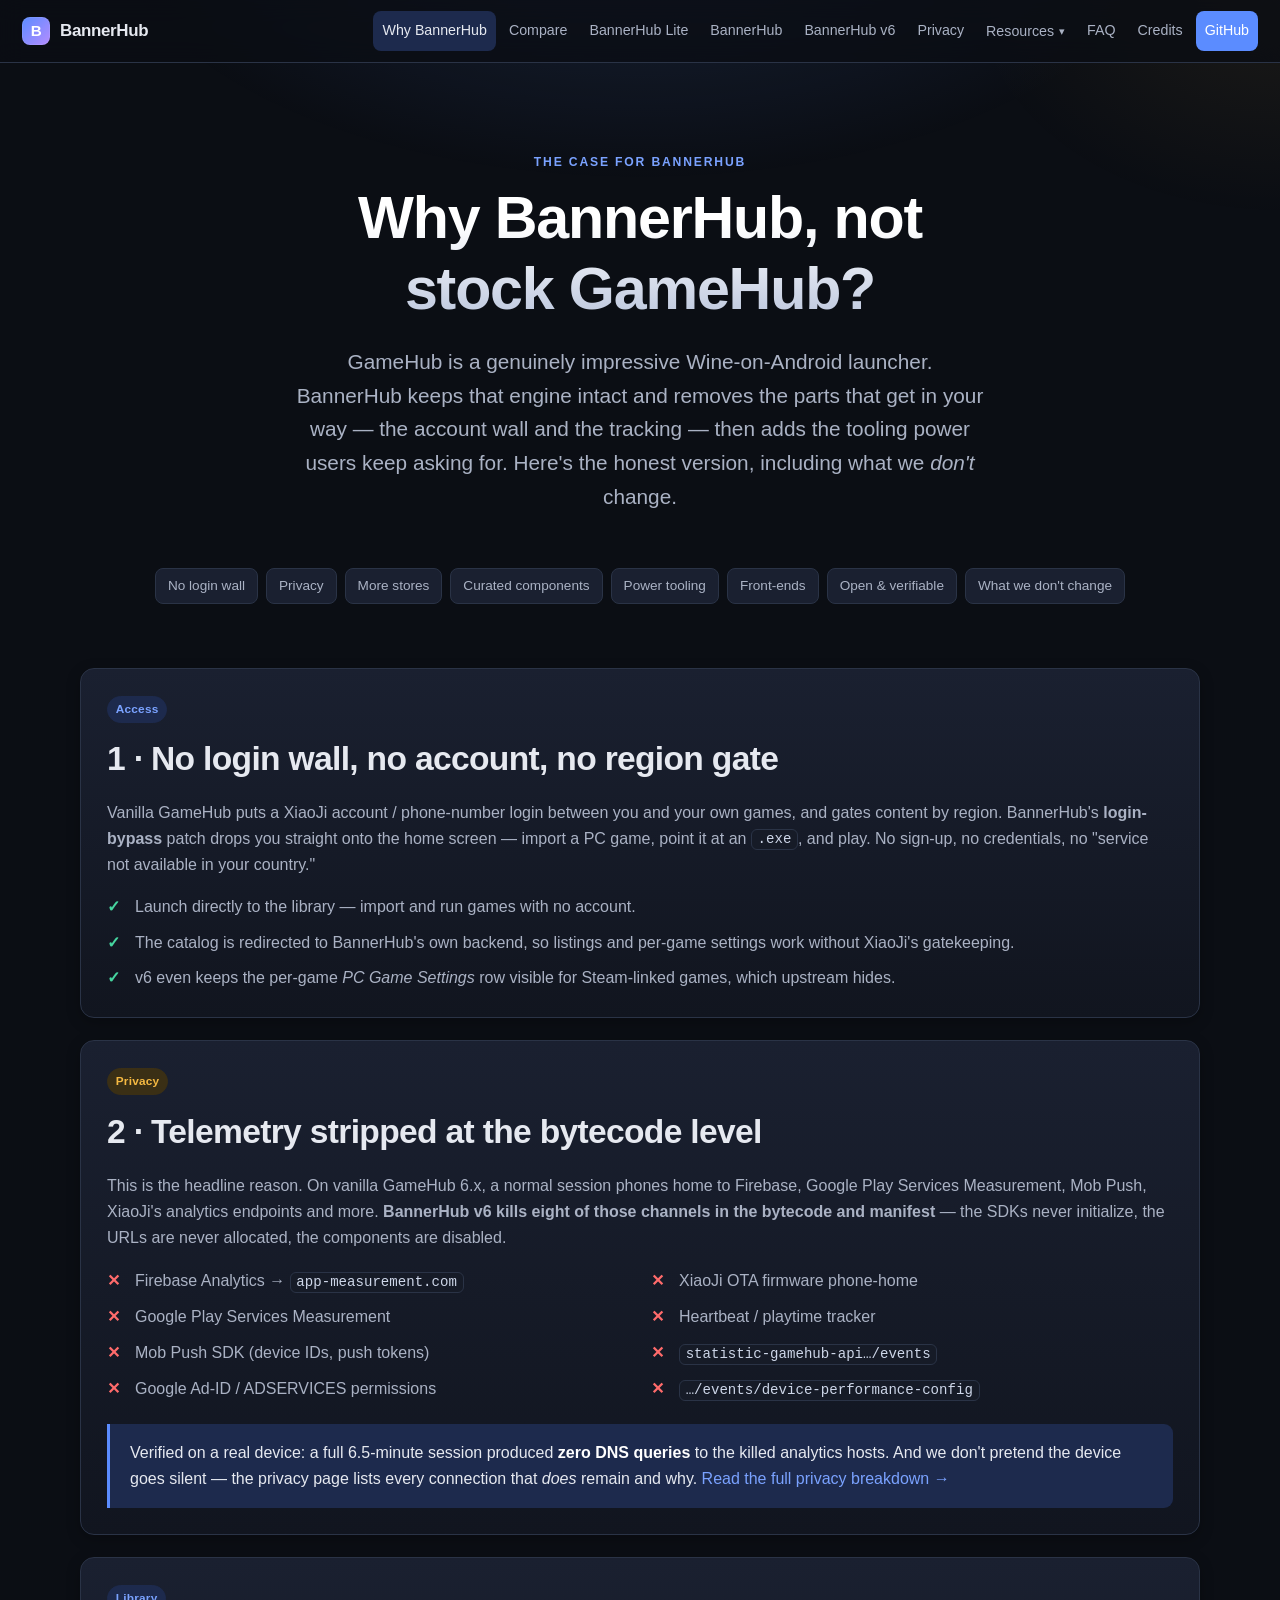
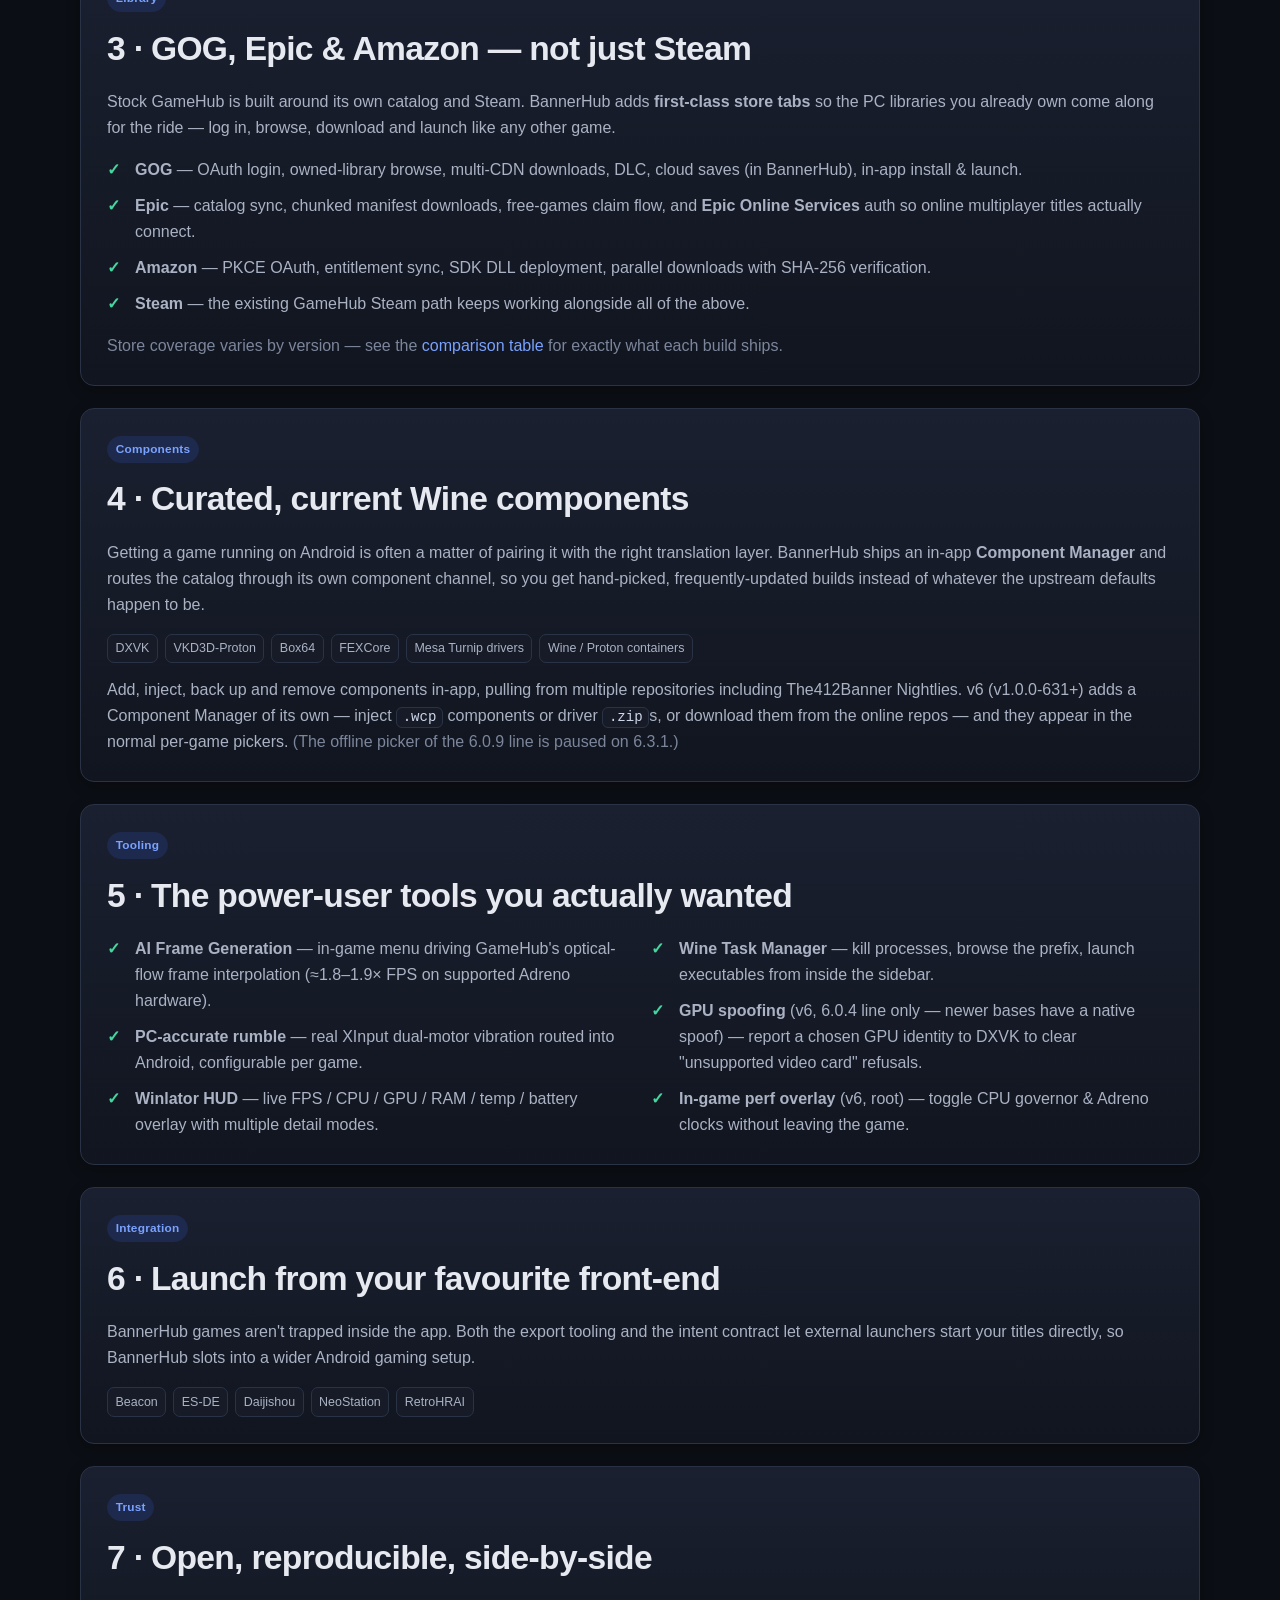
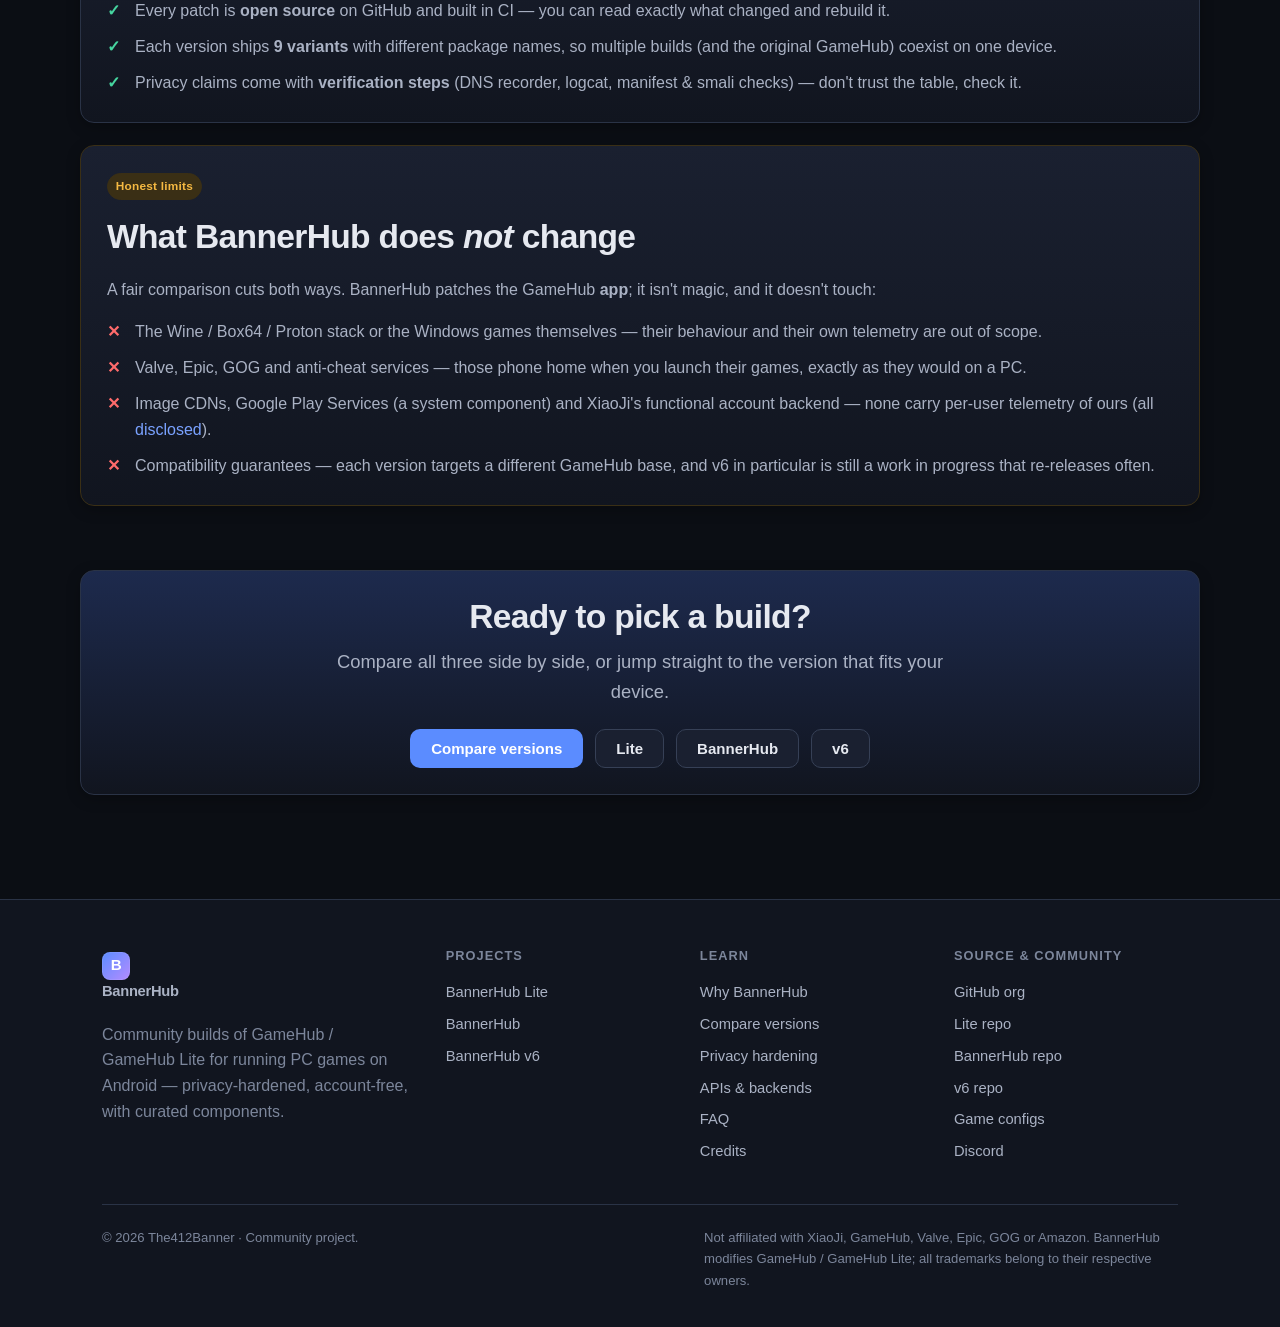
<file: why.html>
<!DOCTYPE html>
<html lang="en">
<head>
<meta charset="utf-8">
<meta name="viewport" content="width=device-width, initial-scale=1">
<title>Why BannerHub, not stock GameHub? — BannerHub</title>
<meta name="description" content="The honest case for BannerHub over vanilla GameHub: no login wall, bytecode-level telemetry removal, curated components, GOG/Epic/Amazon stores, power-user tooling — and what BannerHub deliberately does NOT change.">
<link rel="stylesheet" href="assets/css/style.css">
<link rel="icon" href="data:image/svg+xml,%3Csvg xmlns='http://www.w3.org/2000/svg' viewBox='0 0 32 32'%3E%3Crect width='32' height='32' rx='8' fill='%235b8cff'/%3E%3Ctext x='16' y='23' font-size='20' font-family='sans-serif' font-weight='900' fill='white' text-anchor='middle'%3EB%3C/text%3E%3C/svg%3E">
</head>
<body>

<header class="site-header">
  <div class="wrap nav">
    <a class="brand" href="index.html"><span class="logo">B</span> BannerHub</a>
    <button class="nav-toggle" aria-label="Toggle menu" aria-expanded="false">☰</button>
    <nav class="nav-links">
      <a href="why.html">Why BannerHub</a>
      <a href="compare.html">Compare</a>
      <a href="lite.html">BannerHub Lite</a>
      <a href="bannerhub.html">BannerHub</a>
      <a href="v6.html">BannerHub v6</a>
      <a href="v6-privacy.html">Privacy</a>
      <div class="nav-dd">
        <button class="nav-dd-toggle" type="button" aria-haspopup="true" aria-expanded="false">Resources <span class="car">▾</span></button>
        <div class="nav-dd-menu">
          <a href="apis.html">APIs</a>
          <a href="configs.html">Configs</a>
          <a href="https://the412banner.github.io/bannerhub-game-configs/" target="_blank" rel="noopener">Config Library ↗</a>
        </div>
      </div>
      <a href="faq.html">FAQ</a>
      <a href="credits.html">Credits</a>
      <a class="nav-cta" href="https://github.com/The412Banner" target="_blank" rel="noopener">GitHub</a>
    </nav>
  </div>
</header>

<main>
  <section class="hero wrap" style="padding-bottom:30px">
    <p class="eyebrow">The case for BannerHub</p>
    <h1>Why BannerHub, not<br>stock GameHub?</h1>
    <p class="lead" style="margin:0 auto">GameHub is a genuinely impressive Wine-on-Android launcher. BannerHub keeps that engine intact and removes the parts that get in your way — the account wall and the tracking — then adds the tooling power users keep asking for. Here's the honest version, including what we <em>don't</em> change.</p>
  </section>

  <section class="wrap">
    <div class="anchor-nav" style="justify-content:center">
      <a href="#login">No login wall</a>
      <a href="#privacy">Privacy</a>
      <a href="#stores">More stores</a>
      <a href="#components">Curated components</a>
      <a href="#tooling">Power tooling</a>
      <a href="#frontends">Front-ends</a>
      <a href="#open">Open &amp; verifiable</a>
      <a href="#honest">What we don't change</a>
    </div>
  </section>

  <section class="section wrap">

    <div class="card fade-up" id="login" style="margin-bottom:22px">
      <span class="badge blue">Access</span>
      <h2 style="margin-top:.5em">1 · No login wall, no account, no region gate</h2>
      <p>Vanilla GameHub puts a XiaoJi account / phone-number login between you and your own games, and gates content by region. BannerHub's <strong>login-bypass</strong> patch drops you straight onto the home screen — import a PC game, point it at an <code>.exe</code>, and play. No sign-up, no credentials, no "service not available in your country."</p>
      <ul class="flist">
        <li>Launch directly to the library — import and run games with no account.</li>
        <li>The catalog is redirected to BannerHub's own backend, so listings and per-game settings work without XiaoJi's gatekeeping.</li>
        <li>v6 even keeps the per-game <em>PC Game Settings</em> row visible for Steam-linked games, which upstream hides.</li>
      </ul>
    </div>

    <div class="card fade-up" id="privacy" style="margin-bottom:22px">
      <span class="badge amber">Privacy</span>
      <h2 style="margin-top:.5em">2 · Telemetry stripped at the bytecode level</h2>
      <p>This is the headline reason. On vanilla GameHub 6.x, a normal session phones home to Firebase, Google Play Services Measurement, Mob Push, XiaoJi's analytics endpoints and more. <strong>BannerHub v6 kills eight of those channels in the bytecode and manifest</strong> — the SDKs never initialize, the URLs are never allocated, the components are disabled.</p>
      <div class="grid grid-2" style="margin-top:18px">
        <ul class="flist kill">
          <li>Firebase Analytics → <code>app-measurement.com</code></li>
          <li>Google Play Services Measurement</li>
          <li>Mob Push SDK (device IDs, push tokens)</li>
          <li>Google Ad-ID / ADSERVICES permissions</li>
        </ul>
        <ul class="flist kill">
          <li>XiaoJi OTA firmware phone-home</li>
          <li>Heartbeat / playtime tracker</li>
          <li><code>statistic-gamehub-api…/events</code></li>
          <li><code>…/events/device-performance-config</code></li>
        </ul>
      </div>
      <div class="note" style="margin-bottom:0">
        <p>Verified on a real device: a full 6.5-minute session produced <strong>zero DNS queries</strong> to the killed analytics hosts. And we don't pretend the device goes silent — the privacy page lists every connection that <em>does</em> remain and why. <a href="v6-privacy.html">Read the full privacy breakdown →</a></p>
      </div>
    </div>

    <div class="card fade-up" id="stores" style="margin-bottom:22px">
      <span class="badge blue">Library</span>
      <h2 style="margin-top:.5em">3 · GOG, Epic &amp; Amazon — not just Steam</h2>
      <p>Stock GameHub is built around its own catalog and Steam. BannerHub adds <strong>first-class store tabs</strong> so the PC libraries you already own come along for the ride — log in, browse, download and launch like any other game.</p>
      <ul class="flist">
        <li><b>GOG</b> — OAuth login, owned-library browse, multi-CDN downloads, DLC, cloud saves (in BannerHub), in-app install &amp; launch.</li>
        <li><b>Epic</b> — catalog sync, chunked manifest downloads, free-games claim flow, and <b>Epic Online Services</b> auth so online multiplayer titles actually connect.</li>
        <li><b>Amazon</b> — PKCE OAuth, entitlement sync, SDK DLL deployment, parallel downloads with SHA-256 verification.</li>
        <li><b>Steam</b> — the existing GameHub Steam path keeps working alongside all of the above.</li>
      </ul>
      <p class="muted" style="margin-bottom:0">Store coverage varies by version — see the <a href="compare.html">comparison table</a> for exactly what each build ships.</p>
    </div>

    <div class="card fade-up" id="components" style="margin-bottom:22px">
      <span class="badge blue">Components</span>
      <h2 style="margin-top:.5em">4 · Curated, current Wine components</h2>
      <p>Getting a game running on Android is often a matter of pairing it with the right translation layer. BannerHub ships an in-app <strong>Component Manager</strong> and routes the catalog through its own component channel, so you get hand-picked, frequently-updated builds instead of whatever the upstream defaults happen to be.</p>
      <div class="chips">
        <span class="chip">DXVK</span><span class="chip">VKD3D-Proton</span><span class="chip">Box64</span><span class="chip">FEXCore</span><span class="chip">Mesa Turnip drivers</span><span class="chip">Wine / Proton containers</span>
      </div>
      <p style="margin-top:14px;margin-bottom:0">Add, inject, back up and remove components in-app, pulling from multiple repositories including The412Banner Nightlies. v6 (v1.0.0-631+) adds a Component Manager of its own — inject <code>.wcp</code> components or driver <code>.zip</code>s, or download them from the online repos — and they appear in the normal per-game pickers. <span class="muted">(The offline picker of the 6.0.9 line is paused on 6.3.1.)</span></p>
    </div>

    <div class="card fade-up" id="tooling" style="margin-bottom:22px">
      <span class="badge blue">Tooling</span>
      <h2 style="margin-top:.5em">5 · The power-user tools you actually wanted</h2>
      <div class="grid grid-2">
        <ul class="flist">
          <li><b>AI Frame Generation</b> — in-game menu driving GameHub's optical-flow frame interpolation (≈1.8–1.9× FPS on supported Adreno hardware).</li>
          <li><b>PC-accurate rumble</b> — real XInput dual-motor vibration routed into Android, configurable per game.</li>
          <li><b>Winlator HUD</b> — live FPS / CPU / GPU / RAM / temp / battery overlay with multiple detail modes.</li>
        </ul>
        <ul class="flist">
          <li><b>Wine Task Manager</b> — kill processes, browse the prefix, launch executables from inside the sidebar.</li>
          <li><b>GPU spoofing</b> (v6, 6.0.4 line only — newer bases have a native spoof) — report a chosen GPU identity to DXVK to clear "unsupported video card" refusals.</li>
          <li><b>In-game perf overlay</b> (v6, root) — toggle CPU governor &amp; Adreno clocks without leaving the game.</li>
        </ul>
      </div>
    </div>

    <div class="card fade-up" id="frontends" style="margin-bottom:22px">
      <span class="badge blue">Integration</span>
      <h2 style="margin-top:.5em">6 · Launch from your favourite front-end</h2>
      <p>BannerHub games aren't trapped inside the app. Both the export tooling and the intent contract let external launchers start your titles directly, so BannerHub slots into a wider Android gaming setup.</p>
      <div class="chips">
        <span class="chip">Beacon</span><span class="chip">ES-DE</span><span class="chip">Daijishou</span><span class="chip">NeoStation</span><span class="chip">RetroHRAI</span>
      </div>
    </div>

    <div class="card fade-up" id="open" style="margin-bottom:22px">
      <span class="badge blue">Trust</span>
      <h2 style="margin-top:.5em">7 · Open, reproducible, side-by-side</h2>
      <ul class="flist">
        <li>Every patch is <b>open source</b> on GitHub and built in CI — you can read exactly what changed and rebuild it.</li>
        <li>Each version ships <b>9 variants</b> with different package names, so multiple builds (and the original GameHub) coexist on one device.</li>
        <li>Privacy claims come with <b>verification steps</b> (DNS recorder, logcat, manifest &amp; smali checks) — don't trust the table, check it.</li>
      </ul>
    </div>

    <div class="card fade-up" id="honest" style="border-color:var(--accent-dim)">
      <span class="badge amber">Honest limits</span>
      <h2 style="margin-top:.5em">What BannerHub does <em>not</em> change</h2>
      <p>A fair comparison cuts both ways. BannerHub patches the GameHub <strong>app</strong>; it isn't magic, and it doesn't touch:</p>
      <ul class="flist kill">
        <li>The Wine / Box64 / Proton stack or the Windows games themselves — their behaviour and their own telemetry are out of scope.</li>
        <li>Valve, Epic, GOG and anti-cheat services — those phone home when you launch their games, exactly as they would on a PC.</li>
        <li>Image CDNs, Google Play Services (a system component) and XiaoJi's functional account backend — none carry per-user telemetry of ours (all <a href="v6-privacy.html">disclosed</a>).</li>
        <li>Compatibility guarantees — each version targets a different GameHub base, and v6 in particular is still a work in progress that re-releases often.</li>
      </ul>
    </div>

  </section>

  <section class="wrap section" style="padding-top:0">
    <div class="card center fade-up" style="background:linear-gradient(180deg,var(--primary-dim),var(--bg-2))">
      <h2 style="margin-bottom:.3em">Ready to pick a build?</h2>
      <p class="lead" style="margin:0 auto 22px">Compare all three side by side, or jump straight to the version that fits your device.</p>
      <div class="btn-row" style="justify-content:center">
        <a class="btn btn-primary" href="compare.html">Compare versions</a>
        <a class="btn btn-ghost" href="lite.html">Lite</a>
        <a class="btn btn-ghost" href="bannerhub.html">BannerHub</a>
        <a class="btn btn-ghost" href="v6.html">v6</a>
      </div>
    </div>
  </section>

</main>

<footer class="site-footer">
  <div class="wrap">
    <div class="foot-grid">
      <div>
        <a class="brand" href="index.html"><span class="logo">B</span> BannerHub</a>
        <p class="foot-disc muted" style="margin-top:14px">Community builds of GameHub / GameHub&nbsp;Lite for running PC games on Android — privacy-hardened, account-free, with curated components.</p>
      </div>
      <div><h4>Projects</h4><a href="lite.html">BannerHub Lite</a><a href="bannerhub.html">BannerHub</a><a href="v6.html">BannerHub v6</a></div>
      <div><h4>Learn</h4><a href="why.html">Why BannerHub</a><a href="compare.html">Compare versions</a><a href="v6-privacy.html">Privacy hardening</a><a href="apis.html">APIs &amp; backends</a><a href="faq.html">FAQ</a><a href="credits.html">Credits</a></div>
      <div><h4>Source &amp; community</h4><a href="https://github.com/The412Banner" target="_blank" rel="noopener">GitHub org</a><a href="https://github.com/The412Banner/Bannerhub-Lite" target="_blank" rel="noopener">Lite repo</a><a href="https://github.com/The412Banner/BannerHub" target="_blank" rel="noopener">BannerHub repo</a><a href="https://github.com/The412Banner/bannerhub-revanced" target="_blank" rel="noopener">v6 repo</a><a href="configs.html">Game configs</a><a href="https://discord.gg/n8S4G2WZQ4" target="_blank" rel="noopener">Discord</a></div>
    </div>
    <div class="foot-bottom">
      <span>© <span id="year">2026</span> The412Banner · Community project.</span>
      <span class="foot-disc">Not affiliated with XiaoJi, GameHub, Valve, Epic, GOG or Amazon. BannerHub modifies GameHub / GameHub&nbsp;Lite; all trademarks belong to their respective owners.</span>
    </div>
  </div>
</footer>

<script src="assets/js/main.js"></script>
</body>
</html>
</file>
<file: assets/css/style.css>
/* ============================================================
   BannerHub site — shared theme
   ============================================================ */
:root {
  --bg:        #0b0e14;
  --bg-2:      #11151f;
  --bg-3:      #161b27;
  --surface:   #1a2030;
  --surface-2: #212838;
  --border:    #2a3346;
  --border-2:  #364056;
  --text:      #e6e9f0;
  --text-2:    #aab2c4;
  --text-3:    #7c869b;
  --primary:   #5b8cff;
  --primary-2: #7aa2ff;
  --primary-dim:#1d2a4d;
  --accent:    #f5b942;       /* amber — BannerHub update-banner motif */
  --accent-dim:#3a2f15;
  --green:     #46d6a0;
  --green-dim: #15302a;
  --red:       #ff6b6b;
  --red-dim:   #361c20;
  --purple:    #b48cff;
  --radius:    14px;
  --radius-sm: 9px;
  --maxw:      1120px;
  --shadow:    0 10px 30px rgba(0,0,0,.35);
  --shadow-sm: 0 4px 14px rgba(0,0,0,.25);
  --font: -apple-system, BlinkMacSystemFont, "Segoe UI", Roboto, Helvetica, Arial, sans-serif;
  --mono: ui-monospace, SFMono-Regular, "SF Mono", Menlo, Consolas, monospace;
}

* { box-sizing: border-box; }
html { scroll-behavior: smooth; scroll-padding-top: 80px; }
body {
  margin: 0;
  font-family: var(--font);
  background: var(--bg);
  color: var(--text);
  line-height: 1.62;
  -webkit-font-smoothing: antialiased;
  text-rendering: optimizeLegibility;
  overflow-x: hidden;
}
body::before {
  /* subtle ambient glow */
  content: "";
  position: fixed; inset: 0;
  background:
    radial-gradient(70% 50% at 50% -10%, rgba(91,140,255,.16), transparent 60%),
    radial-gradient(40% 40% at 100% 0%, rgba(245,185,66,.07), transparent 60%);
  pointer-events: none; z-index: 0;
}
main, .site-header, .site-footer { position: relative; z-index: 1; }

a { color: var(--primary-2); text-decoration: none; }
a:hover { text-decoration: underline; }
img { max-width: 100%; }
h1,h2,h3,h4 { line-height: 1.2; font-weight: 700; letter-spacing: -.02em; }
h2 { font-size: clamp(1.5rem, 3vw, 2.1rem); margin: 0 0 .6em; }
h3 { font-size: 1.25rem; margin: 1.6em 0 .5em; }
p  { color: var(--text-2); }
code, kbd { font-family: var(--mono); font-size: .88em; background: var(--bg-3);
  border: 1px solid var(--border); border-radius: 6px; padding: .1em .4em; color: #cdd6e8; }
hr { border: none; border-top: 1px solid var(--border); margin: 2.5rem 0; }

.wrap { max-width: var(--maxw); margin: 0 auto; padding: 0 22px; }
.section { padding: 64px 0; }
.section-tight { padding: 40px 0; }
.muted { color: var(--text-3); }
.center { text-align: center; }
.lead { font-size: 1.15rem; color: var(--text-2); max-width: 60ch; }
.eyebrow { text-transform: uppercase; letter-spacing: .15em; font-size: .76rem;
  font-weight: 700; color: var(--primary-2); margin: 0 0 .6rem; }

/* ---------- header / nav ---------- */
.site-header {
  position: sticky; top: 0; z-index: 50;
  backdrop-filter: blur(12px);
  background: rgba(11,14,20,.78);
  border-bottom: 1px solid var(--border);
}
.site-header .wrap { max-width: 1280px; }
.nav { display: flex; align-items: center; gap: 12px; height: 62px; }
.brand { display: flex; align-items: center; gap: 10px; font-weight: 800;
  font-size: 1.06rem; color: var(--text); letter-spacing: -.02em; }
.brand:hover { text-decoration: none; }
.brand .logo {
  width: 28px; height: 28px; border-radius: 8px;
  background: linear-gradient(135deg, var(--primary), var(--purple));
  display: grid; place-items: center; color: #fff; font-weight: 900; font-size: .95rem;
  box-shadow: 0 0 0 1px rgba(255,255,255,.08) inset;
}
.brand .v6 { font-size: .62rem; color: var(--accent); font-weight: 800;
  border: 1px solid var(--accent-dim); background: var(--accent-dim);
  padding: .05em .4em; border-radius: 5px; }
.nav-links { display: flex; gap: 4px; margin-left: auto; align-items: center; }
.nav-links a {
  color: var(--text-2); padding: 8px 9px; border-radius: 8px; font-size: .89rem;
  font-weight: 500; white-space: nowrap; transition: background .15s, color .15s;
}
.nav-links a:hover { background: var(--surface); color: var(--text); text-decoration: none; }
.nav-links a.active { color: var(--text); background: var(--primary-dim); }
.nav-cta {
  background: var(--primary) !important; color: #fff !important; font-weight: 600;
}
.nav-cta:hover { background: var(--primary-2) !important; }

/* nav "Resources" dropdown */
.nav-dd { position: relative; display: inline-flex; }
.nav-dd-toggle {
  background: none; border: 0; cursor: pointer; font-family: inherit;
  color: var(--text-2); padding: 8px 9px; border-radius: 8px; font-size: .89rem; font-weight: 500;
  white-space: nowrap; display: inline-flex; align-items: center; gap: 5px;
  transition: background .15s, color .15s;
}
.nav-dd-toggle:hover, .nav-dd.open .nav-dd-toggle { background: var(--surface); color: var(--text); }
.nav-dd-toggle.active { color: var(--text); background: var(--primary-dim); }
.nav-dd-toggle .car { font-size: .8em; transition: transform .15s; }
.nav-dd.open .nav-dd-toggle .car { transform: rotate(180deg); }
.nav-dd-menu {
  display: none; position: absolute; top: 100%; left: 0; margin-top: 8px; min-width: 210px;
  background: var(--bg-2); border: 1px solid var(--border); border-radius: 11px; padding: 6px;
  box-shadow: var(--shadow); z-index: 60;
}
.nav-dd.open .nav-dd-menu { display: block; }
.nav-dd-menu a { display: block; padding: 9px 12px; border-radius: 7px; color: var(--text-2);
  font-size: .9rem; white-space: nowrap; }
.nav-dd-menu a:hover { background: var(--surface); color: var(--text); text-decoration: none; }
@media (min-width: 1081px) {
  .nav-dd:hover .nav-dd-menu, .nav-dd:focus-within .nav-dd-menu { display: block; }
}
.nav-toggle { display: none; margin-left: auto; background: var(--surface);
  border: 1px solid var(--border); color: var(--text); width: 40px; height: 38px;
  border-radius: 9px; font-size: 1.2rem; cursor: pointer; }

@media (max-width: 1080px) {
  .nav-toggle { display: block; }
  .nav-links {
    position: absolute; top: 62px; left: 0; right: 0; flex-direction: column;
    background: var(--bg-2); border-bottom: 1px solid var(--border);
    padding: 12px; gap: 4px; margin: 0; display: none;
  }
  .nav-links.open { display: flex; }
  .nav-links a { width: 100%; padding: 11px 14px; }
  /* dropdown expands inline inside the mobile menu */
  .nav-dd { width: 100%; display: block; }
  .nav-dd-toggle { width: 100%; justify-content: space-between; padding: 11px 14px; }
  .nav-dd-menu { position: static; display: none; margin: 2px 0 2px 10px; min-width: 0;
    box-shadow: none; border: none; background: transparent; padding: 0; }
  .nav-dd.open .nav-dd-menu { display: block; }
  .nav-dd-menu a { padding: 10px 14px; }
}

/* ---------- buttons ---------- */
.btn {
  display: inline-flex; align-items: center; gap: 8px; cursor: pointer;
  font-weight: 600; font-size: .94rem; padding: 11px 20px; border-radius: 10px;
  border: 1px solid transparent; transition: transform .12s, background .15s, border-color .15s;
  text-decoration: none; line-height: 1;
}
.btn:hover { text-decoration: none; transform: translateY(-1px); }
.btn-primary { background: var(--primary); color: #fff; }
.btn-primary:hover { background: var(--primary-2); }
.btn-ghost { background: var(--surface); color: var(--text); border-color: var(--border-2); }
.btn-ghost:hover { background: var(--surface-2); }
.btn-sm { padding: 8px 14px; font-size: .85rem; }
.btn-row { display: flex; flex-wrap: wrap; gap: 12px; }

/* ---------- hero ---------- */
.hero { padding: 90px 0 56px; text-align: center; }
.hero h1 { font-size: clamp(2.2rem, 6vw, 3.7rem); margin: 0 0 .35em;
  background: linear-gradient(180deg, #fff 30%, #b9c4dc); -webkit-background-clip: text;
  background-clip: text; -webkit-text-fill-color: transparent; }
.hero .lead { margin: 0 auto 28px; font-size: clamp(1.05rem,2.2vw,1.3rem); }
.hero .btn-row { justify-content: center; }
.hero-note { margin-top: 18px; font-size: .85rem; color: var(--text-3); }

/* ---------- cards / grid ---------- */
.grid { display: grid; gap: 22px; }
.grid-3 { grid-template-columns: repeat(3, 1fr); }
.grid-2 { grid-template-columns: repeat(2, 1fr); }
@media (max-width: 920px){ .grid-3 { grid-template-columns: 1fr; } .grid-2 { grid-template-columns: 1fr; } }

.card {
  background: linear-gradient(180deg, var(--surface), var(--bg-2));
  border: 1px solid var(--border); border-radius: var(--radius);
  padding: 26px; box-shadow: var(--shadow-sm);
}
.card.feature { padding: 22px; }
.card h3 { margin-top: 0; }

/* product cards */
.product-card { display: flex; flex-direction: column; position: relative; overflow: hidden; }
.product-card::before {
  content: ""; position: absolute; top: 0; left: 0; right: 0; height: 4px;
  background: var(--accentline, var(--primary));
}
.product-card .pc-top { display: flex; align-items: center; justify-content: space-between; gap: 10px; }
.product-card h3 { font-size: 1.4rem; margin: 6px 0 2px; }
.product-card .pc-base { font-size: .82rem; color: var(--text-3); margin: 0 0 14px; }
.product-card .pc-desc { color: var(--text-2); flex: 1; margin: 0 0 16px; }
.product-card .pc-meta { display: flex; flex-wrap: wrap; gap: 8px; margin-bottom: 16px; }
.product-card .btn-row { margin-top: auto; }

/* ---------- badges / chips ---------- */
.badge {
  display: inline-flex; align-items: center; gap: 5px; font-size: .74rem; font-weight: 700;
  padding: .25em .65em; border-radius: 999px; letter-spacing: .02em;
  border: 1px solid var(--border-2); background: var(--bg-3); color: var(--text-2);
}
.badge.ver { color: var(--green); border-color: var(--green-dim); background: var(--green-dim); }
.badge.amber { color: var(--accent); border-color: var(--accent-dim); background: var(--accent-dim); }
.badge.blue { color: var(--primary-2); border-color: var(--primary-dim); background: var(--primary-dim); }
.badge.purple { color: var(--purple); border-color: #2c2350; background: #2c2350; }
.chips { display: flex; flex-wrap: wrap; gap: 7px; }
.chip { font-size: .78rem; color: var(--text-2); background: var(--bg-3);
  border: 1px solid var(--border); border-radius: 7px; padding: .3em .6em; }

/* ---------- feature list ---------- */
.flist { list-style: none; padding: 0; margin: 0; display: grid; gap: 10px; }
.flist li { padding-left: 28px; position: relative; color: var(--text-2); }
.flist li::before { content: "✓"; position: absolute; left: 0; top: 0; color: var(--green);
  font-weight: 800; }
.flist.kill li::before { content: "✕"; color: var(--red); }
.flist.dot li::before { content: "•"; color: var(--primary-2); font-size: 1.3em; line-height: 1; }

/* ---------- tables / comparison ---------- */
.table-scroll { overflow-x: auto; border: 1px solid var(--border); border-radius: var(--radius);
  box-shadow: var(--shadow-sm); }
table { border-collapse: collapse; width: 100%; font-size: .92rem; }
th, td { text-align: left; padding: 13px 16px; border-bottom: 1px solid var(--border); vertical-align: top; }
thead th { background: var(--bg-3); color: var(--text); font-weight: 700; position: sticky; top: 0;
  font-size: .82rem; text-transform: uppercase; letter-spacing: .05em; }
tbody tr:hover { background: rgba(255,255,255,.018); }
tbody tr:last-child td { border-bottom: none; }
td.feat { font-weight: 600; color: var(--text); }
.cmp { text-align: center; font-weight: 700; }
.cmp.y { color: var(--green); }
.cmp.n { color: var(--text-3); }
.cmp.p { color: var(--accent); }
.cmp small { display: block; font-weight: 400; color: var(--text-3); font-size: .72rem; }
table.cmp-table th:not(:first-child), table.cmp-table td:not(:first-child) { text-align: center; }
table.cmp-table th:first-child { width: 34%; }
table.cmp-table thead th small { display: block; font-weight: 400; color: var(--text-3);
  font-size: .72rem; margin-top: 3px; text-transform: none; letter-spacing: 0; }
table.cmp-table thead th .v { color: var(--green); font-weight: 700; }
table.cmp-table tr.grp td { background: var(--bg-3); color: var(--primary-2); font-weight: 700;
  text-transform: uppercase; letter-spacing: .06em; font-size: .76rem; text-align: left !important;
  border-top: 2px solid var(--border-2); position: sticky; }

/* ---------- changelog / timeline ---------- */
.timeline { position: relative; margin: 0; padding: 0 0 0 26px; }
.timeline::before { content: ""; position: absolute; left: 6px; top: 6px; bottom: 6px;
  width: 2px; background: var(--border-2); }
.rel { position: relative; padding: 0 0 30px; }
.rel::before { content: ""; position: absolute; left: -26px; top: 5px; width: 12px; height: 12px;
  border-radius: 50%; background: var(--primary); box-shadow: 0 0 0 4px var(--bg); }
.rel.latest::before { background: var(--accent); box-shadow: 0 0 0 4px var(--bg), 0 0 12px var(--accent); }
.rel-head { display: flex; align-items: baseline; flex-wrap: wrap; gap: 10px; margin-bottom: 6px; }
.rel-head .ver { font-weight: 800; font-size: 1.12rem; color: var(--text); }
.rel-head .date { font-size: .8rem; color: var(--text-3); }
.rel-head a.src { font-size: .8rem; margin-left: auto; }
.rel ul { margin: 6px 0 0; padding-left: 18px; }
.rel ul li { color: var(--text-2); margin-bottom: 5px; }
.rel ul li b, .rel p b { color: var(--text); }
.rel .rel-sub { font-weight: 700; font-size: 1rem; color: var(--text); margin: 12px 0 2px; }
.rel .rel-sub:first-of-type { margin-top: 8px; }
.rel .rel-desc { margin: 0 0 4px; color: var(--text-2); font-size: .92rem; }

/* ---------- callouts ---------- */
.note { border-left: 3px solid var(--primary); background: var(--primary-dim);
  border-radius: 0 var(--radius-sm) var(--radius-sm) 0; padding: 16px 20px; margin: 22px 0; }
.note.warn { border-color: var(--accent); background: var(--accent-dim); }
.note.danger { border-color: var(--red); background: var(--red-dim); }
.note p { color: var(--text); margin: 0; }
.note p + p { margin-top: 8px; }
.note strong { color: #fff; }

/* ---------- FAQ accordion ---------- */
.faq { display: grid; gap: 12px; }
.faq details {
  border: 1px solid var(--border); border-radius: var(--radius-sm);
  background: var(--surface); overflow: hidden;
}
.faq details[open] { border-color: var(--border-2); }
.faq summary {
  cursor: pointer; list-style: none; padding: 17px 50px 17px 20px; font-weight: 600;
  color: var(--text); position: relative; user-select: none;
}
.faq summary::-webkit-details-marker { display: none; }
.faq summary::after { content: "+"; position: absolute; right: 20px; top: 50%;
  transform: translateY(-50%); font-size: 1.4rem; color: var(--primary-2); font-weight: 400;
  transition: transform .2s; }
.faq details[open] summary::after { transform: translateY(-50%) rotate(45deg); }
.faq summary:hover { background: var(--surface-2); }
.faq .faq-body { padding: 0 20px 18px; color: var(--text-2); }
.faq .faq-body p:first-child { margin-top: 0; }

/* ---------- section heading helper ---------- */
.sec-head { max-width: 62ch; margin-bottom: 34px; }
.sec-head.center { margin-left: auto; margin-right: auto; }

/* ---------- icon tiles (why page) ---------- */
.tile { display: flex; gap: 16px; align-items: flex-start; }
.tile .ic { flex: 0 0 auto; width: 44px; height: 44px; border-radius: 11px;
  display: grid; place-items: center; font-size: 1.35rem;
  background: var(--primary-dim); border: 1px solid var(--border-2); }
.tile h3 { margin: 2px 0 6px; font-size: 1.1rem; }
.tile p { margin: 0; }

/* ---------- footer ---------- */
.site-footer { border-top: 1px solid var(--border); background: var(--bg-2); padding: 48px 0 36px; margin-top: 40px; }
.foot-grid { display: grid; grid-template-columns: 1.4fr 1fr 1fr 1fr; gap: 30px; }
@media (max-width: 760px){ .foot-grid { grid-template-columns: 1fr 1fr; } }
.foot-grid h4 { font-size: .8rem; text-transform: uppercase; letter-spacing: .08em;
  color: var(--text-3); margin: 0 0 14px; }
.foot-grid a { display: block; color: var(--text-2); padding: 4px 0; font-size: .92rem; }
.foot-grid a:hover { color: var(--text); text-decoration: none; }
.foot-bottom { margin-top: 36px; padding-top: 22px; border-top: 1px solid var(--border);
  display: flex; flex-wrap: wrap; gap: 12px; justify-content: space-between;
  color: var(--text-3); font-size: .82rem; }
.foot-disc { max-width: 65ch; }

/* ---------- misc ---------- */
.pill-row { display: flex; flex-wrap: wrap; gap: 10px; align-items: center; margin: 10px 0; }
.kv { display: grid; grid-template-columns: max-content 1fr; gap: 6px 18px; font-size: .92rem; }
.kv dt { color: var(--text-3); }
.kv dd { margin: 0; color: var(--text); }
.anchor-nav { display: flex; flex-wrap: wrap; gap: 8px; margin: 24px 0 0; }
.anchor-nav a { font-size: .85rem; padding: 6px 12px; border-radius: 8px;
  background: var(--surface); border: 1px solid var(--border); color: var(--text-2); }
.anchor-nav a:hover { background: var(--surface-2); color: var(--text); text-decoration: none; }
.fade-up { opacity: 0; transform: translateY(14px); transition: opacity .6s ease, transform .6s ease; }
.fade-up.in { opacity: 1; transform: none; }
@media (prefers-reduced-motion: reduce){ .fade-up { opacity:1; transform:none; transition:none; } html{scroll-behavior:auto;} }
</file>
